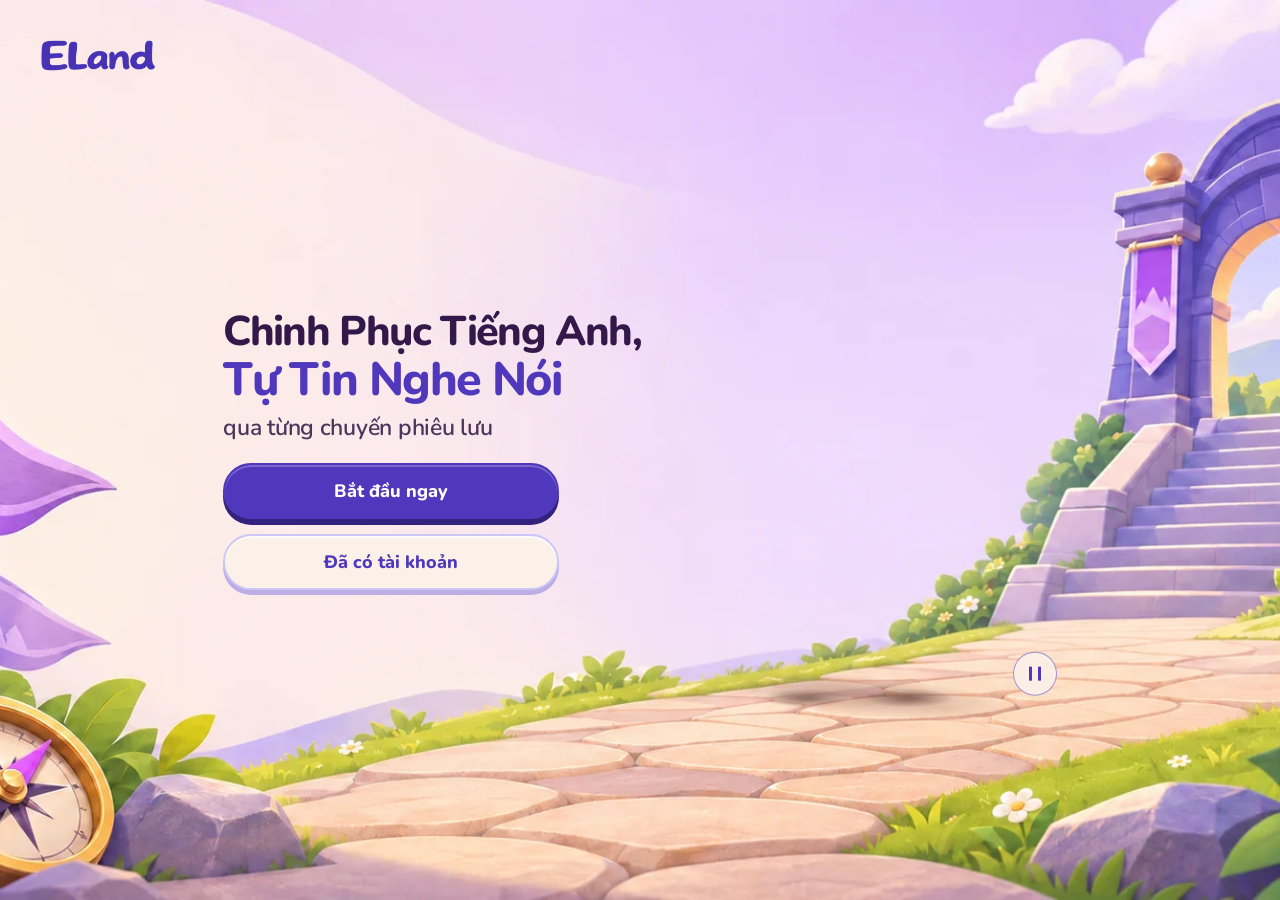
<file: index.html>
<!doctype html>
<html lang="vi">
<head>
<meta charset="utf-8">
<meta name="viewport" content="width=device-width, initial-scale=1">
<meta http-equiv="Content-Security-Policy" content="default-src 'none'; script-src 'unsafe-inline'; style-src 'unsafe-inline'; img-src 'self' data:; font-src 'self' data:; form-action 'none'; base-uri 'none'">
<title>ELand · Hành trình học tiếng Anh</title>
<style>
  body { margin: 0; }
  #eland-onboarding-desktop-1123 {
    display: grid;
    grid-template-rows: auto 1fr;
    min-height: 100vh;
    min-height: 100dvh;
  }
</style>
</head>
<body>
<style>
  @font-face{font-family:Nunito;font-style:normal;font-weight:600;font-display:swap;src:url('./assets/45f437de32ff5973eb5616b4.woff2') format('woff2');unicode-range:U+0000-00FF,U+0131,U+0152-0153,U+02BB-02BC,U+02C6,U+02DA,U+02DC,U+0304,U+0308,U+0329,U+2000-206F,U+20A0-20AB,U+20AD-20C0,U+2113,U+2C60-2C7F,U+A720-A7FF;}
  @font-face{font-family:Nunito;font-style:normal;font-weight:800;font-display:swap;src:url('./assets/2363d3ed037283ebb961e8c4.woff2') format('woff2');unicode-range:U+0000-00FF,U+0131,U+0152-0153,U+02BB-02BC,U+02C6,U+02DA,U+02DC,U+0304,U+0308,U+0329,U+2000-206F,U+20A0-20AB,U+20AD-20C0,U+2113,U+2C60-2C7F,U+A720-A7FF;}
  @font-face{font-family:Nunito;font-style:normal;font-weight:600;font-display:swap;src:url('./assets/cf95b95d712b0185f0e61550.woff2') format('woff2');unicode-range:U+0102-0103,U+0110-0111,U+0128-0129,U+0168-0169,U+01A0-01A1,U+01AF-01B0,U+0300-0301,U+0303-0304,U+0308-0309,U+0323,U+0329,U+1EA0-1EF9,U+20AB;}
  @font-face{font-family:Nunito;font-style:normal;font-weight:800;font-display:swap;src:url('./assets/fac6740eb7a0d5627c287a82.woff2') format('woff2');unicode-range:U+0102-0103,U+0110-0111,U+0128-0129,U+0168-0169,U+01A0-01A1,U+01AF-01B0,U+0300-0301,U+0303-0304,U+0308-0309,U+0323,U+0329,U+1EA0-1EF9,U+20AB;}
  #eland-onboarding-desktop-1123 {
    --eland-ink: #172047;
    --eland-muted: #566078;
    --eland-purple: #5a55e7;
    --eland-purple-deep: #4843c8;
    --eland-border: #dfe3ef;
    overflow: hidden;
    width: 100%;
    background: #f7f8fc;
    color: var(--eland-ink);
    font: 600 16px/1.5 Nunito, "Segoe UI", sans-serif;
  }
  #eland-onboarding-desktop-1123,
  #eland-onboarding-desktop-1123 * { box-sizing: border-box; }
  #eland-onboarding-desktop-1123 [hidden] { display: none !important; }
  #eland-onboarding-desktop-1123 :is(h1, p) { margin: 0; }
  #eland-onboarding-desktop-1123 :is(button, input) { font: inherit; }
  #eland-onboarding-desktop-1123 :is(button, input):focus-visible {
    outline: 3px solid var(--eland-purple);
    outline-offset: 3px;
  }
  #eland-onboarding-desktop-1123 .eland-header {
    display: flex;
    min-height: 76px;
    align-items: center;
    padding: 12px clamp(22px, 6vw, 70px);
    border-bottom: 1px solid #eaedf5;
    background: #fff;
  }
  #eland-onboarding-desktop-1123 .eland-logo { display: block; width: 115px; height: auto; }
  #eland-onboarding-desktop-1123 {
    --eland-welcome-purple: #5038bc;
    --eland-welcome-lavender: #eae4fa;
    --eland-welcome-cream: #fbf1e8;
    --eland-welcome-art: url('./assets/eland-welcome-adventure-scene.webp');
    --eland-welcome-align-y: .38;
    --eland-welcome-position-y: calc(100% * var(--eland-welcome-align-y));
    --eland-welcome-wolf-height: clamp(276px, 52svh, 490px);
    --eland-welcome-background: var(--eland-welcome-art) center var(--eland-welcome-position-y) / cover no-repeat var(--eland-welcome-cream);
  }
  #eland-onboarding-desktop-1123:has(> .eland-hero:not([hidden])) {
    position: relative;
    grid-template-rows: 1fr;
    background: var(--eland-welcome-background);
  }
  #eland-onboarding-desktop-1123:has(> .eland-hero:not([hidden])) > .eland-header {
    position: absolute;
    z-index: 1;
    inset: 0 0 auto;
    min-height: 0;
    border-bottom-color: transparent;
    background: transparent;
    padding: clamp(20px, 2.7vw, 44px) clamp(24px, 3.2vw, 64px);
  }
  #eland-onboarding-desktop-1123:has(> .eland-hero:not([hidden])) .eland-logo {
    width: clamp(114px, 8.8vw, 166px);
  }
  #eland-onboarding-desktop-1123 .eland-hero {
    display: grid;
    place-items: center;
    padding: clamp(24px, 4svh, 44px) clamp(26px, 5vw, 80px);
    background: var(--eland-welcome-background);
  }
  #eland-onboarding-desktop-1123:has(> .eland-hero:not([hidden])) > .eland-hero {
    background: transparent;
  }
  #eland-onboarding-desktop-1123 .eland-hero-layout {
    display: grid;
    grid-template-columns: minmax(0, max-content) minmax(0, max-content);
    align-items: center;
    gap: clamp(12px, 1.15vw, 22px);
    width: fit-content;
    max-width: 100%;
    color: #35184a;
  }
  #eland-onboarding-desktop-1123 .eland-hero-title {
    font-size: clamp(42px, 3.65vw, 60px);
    font-weight: 800;
    line-height: 1.08;
    letter-spacing: -.035em;
  }
  #eland-onboarding-desktop-1123 .eland-hero-title > span { display: block; }
  #eland-onboarding-desktop-1123 .eland-hero-title-lead { font-size: clamp(37px, 3.24vw, 53px); }
  #eland-onboarding-desktop-1123 .eland-hero-title-emphasis { color: var(--eland-welcome-purple); }
  #eland-onboarding-desktop-1123 .eland-hero-title-tail {
    margin-top: 9px;
    color: #4c355c;
    font-size: clamp(23px, 1.44vw, 28px);
    font-weight: 600;
    letter-spacing: -.012em;
    line-height: 1.24;
    text-wrap: balance;
  }
  #eland-onboarding-desktop-1123 .eland-hero-actions {
    display: grid;
    width: min(100%, 336px);
    gap: 15px;
    margin: 20px 0 0;
  }
  #eland-onboarding-desktop-1123 .eland-hero-actions .eland-button {
    --eland-button-depth: 6px;
    --eland-button-press: 0px;
    --eland-button-base: #34227f;
    --eland-button-sheen: #ffffff3d;
    min-height: 56px;
    border: 2px solid var(--eland-welcome-purple);
    border-radius: 999px;
    background: var(--eland-welcome-purple);
    color: #fff;
    transform: translateY(var(--eland-button-press));
    font-size: clamp(18px, 1.2vw, 22px);
  }
  #eland-onboarding-desktop-1123 .eland-hero .eland-hero-actions .eland-button {
    box-shadow:
      inset 0 2px 0 var(--eland-button-sheen),
      0 calc(var(--eland-button-depth) - var(--eland-button-press)) 0 var(--eland-button-base);
  }
  #eland-onboarding-desktop-1123 .eland-hero-actions .eland-button:hover { background: #4530a5; }
  #eland-onboarding-desktop-1123 .eland-hero-actions .eland-button.eland-secondary {
    --eland-button-depth: 5px;
    --eland-button-base: #bcade5;
    --eland-button-sheen: #ffffffc4;
    background: var(--eland-welcome-cream);
    color: var(--eland-welcome-purple);
  }
  #eland-onboarding-desktop-1123 .eland-hero-actions .eland-button.eland-secondary:hover {
    background: #f4ebfb;
  }
  #eland-onboarding-desktop-1123 .eland-hero-actions .eland-button:focus-visible {
    outline-color: var(--eland-welcome-purple);
    outline-offset: 5px;
  }
  #eland-onboarding-desktop-1123 .eland-hero-actions .eland-button:active {
    --eland-button-press: 4px;
  }
  @media (prefers-reduced-motion: no-preference) {
    #eland-onboarding-desktop-1123 .eland-hero-actions .eland-button {
      transition: transform 100ms ease-out, box-shadow 100ms ease-out, background-color 120ms ease-out;
    }
  }
  #eland-onboarding-desktop-1123 .eland-hero-art {
    --eland-scene-height: max(100dvh, 56.28vw);
    --eland-stone-contact: calc(var(--eland-scene-height) * .775 + (100dvh - var(--eland-scene-height)) * var(--eland-welcome-align-y));
    --eland-feet-at-rest: calc(50dvh + var(--eland-welcome-wolf-height) * .474);
    --eland-wolf-ground-shift: clamp(0px, calc(var(--eland-stone-contact) - var(--eland-feet-at-rest)), 54px);
    position: relative;
    isolation: isolate;
    display: grid;
    justify-items: start;
    translate: 0 var(--eland-wolf-ground-shift);
  }
  #eland-onboarding-desktop-1123 .eland-hero-art::before {
    position: absolute;
    z-index: -1;
    top: 95.8%;
    left: 52%;
    width: 71%;
    height: 8.4%;
    transform: translate(-50%, -35%) rotate(5deg);
    border-radius: 50%;
    background: radial-gradient(ellipse, #79514b63 7%, #79514b32 40%, transparent 73%);
    content: "";
  }
  #eland-onboarding-desktop-1123 .eland-hero-art::after {
    position: absolute;
    z-index: -1;
    inset: 0;
    background:
      radial-gradient(ellipse 11% 2.05% at 37.4% 97.5%, #62443d9c 16%, #62443d61 45%, transparent 100%),
      radial-gradient(ellipse 11% 2.05% at 63.2% 97.5%, #62443d9c 16%, #62443d61 45%, transparent 100%);
    content: "";
  }
  #eland-onboarding-desktop-1123 .eland-hero-art .eland-wolf {
    width: auto;
    max-width: 100%;
    height: var(--eland-welcome-wolf-height);
    max-height: none;
    aspect-ratio: 6 / 7;
    filter: drop-shadow(0 6px 8px #56374c26);
  }
  #eland-onboarding-desktop-1123 .eland-hero { position: relative; }
  #eland-onboarding-desktop-1123 .eland-hero-layout { position: relative; z-index: 1; }
  #eland-onboarding-desktop-1123 .eland-welcome-scene {
    position: absolute;
    inset: 0;
    container-type: size;
    overflow: hidden;
    pointer-events: none;
  }
  #eland-onboarding-desktop-1123 .eland-animation-board {
    --stone-x1: 70%;
    --stone-y1: 86%;
    --stone-x2: 79%;
    --stone-y2: 80%;
    --stone-x3: 87%;
    --stone-y3: 74%;
    --gate-x: 92%;
    --gate-y: 42%;
    position: absolute;
    left: 50%;
    top: var(--eland-welcome-position-y);
    width: 100%;
    height: 100%;
    width: max(100cqw, 177.683cqh);
    height: max(100cqh, 56.28cqw);
    transform: translate(-50%, calc(-1 * var(--eland-welcome-position-y)));
  }
  #eland-onboarding-desktop-1123 .eland-animation-board > * { position: absolute; opacity: 0; }
  #eland-onboarding-desktop-1123 .eland-motion-sprite img {
    display: block;
    width: 100%;
    height: 100%;
    object-fit: contain;
  }
  #eland-onboarding-desktop-1123 .eland-welcome-cloud {
    position: absolute;
    left: 100%;
    top: var(--cloud-y);
    width: var(--cloud-width);
    aspect-ratio: 3;
    opacity: 0;
  }
  #eland-onboarding-desktop-1123 .eland-cloud-one {
    --cloud-y: 10%;
    --cloud-width: clamp(116px, 15vw, 280px);
    --cloud-duration: 20.8s;
    --cloud-delay: .18s;
    --cloud-opacity: .63;
  }
  #eland-onboarding-desktop-1123 .eland-cloud-two {
    --cloud-y: 21%;
    --cloud-width: clamp(88px, 11vw, 204px);
    --cloud-duration: 17.8s;
    --cloud-delay: 3s;
    --cloud-opacity: .48;
  }
  #eland-onboarding-desktop-1123 .eland-welcome-cloud[data-fallback] {
    border-radius: 60% 45% 55% 45%;
    background: radial-gradient(ellipse at 48% 58%, #fff6e9 8%, #fff6e9a6 40%, transparent 72%);
  }
  #eland-onboarding-desktop-1123 .eland-cloud-glint {
    left: var(--gate-x);
    top: 22%;
    width: clamp(24px, 5cqw, 100px);
    aspect-ratio: 1.7;
    transform: translate(-50%, -50%) rotate(-25deg);
    background: radial-gradient(ellipse, #fff4c7d4, transparent 69%);
  }
  #eland-onboarding-desktop-1123 .eland-wolf-poses {
    position: absolute;
    inset: 0;
    isolation: isolate;
    pointer-events: none;
    filter: drop-shadow(0 6px 8px #56374c26);
  }
  #eland-onboarding-desktop-1123 .eland-wolf-pose {
    position: absolute;
    inset: 0;
    width: 100%;
    height: 100%;
    object-fit: contain;
    opacity: 0;
    /* Add the two pose weights inside the group so the scene cannot show through. */
    mix-blend-mode: plus-lighter;
  }
  #eland-onboarding-desktop-1123 .eland-wolf-greeting[data-posed] > .eland-wolf { opacity: 0; }
  #eland-onboarding-desktop-1123 .eland-motion-toggle {
    position: absolute;
    z-index: 2;
    right: 0;
    bottom: 3%;
    display: grid;
    width: 44px;
    height: 44px;
    place-items: center;
    padding: 0;
    border: 1px solid #5038bc82;
    border-radius: 50%;
    background: #fbf1e8ef;
    color: var(--eland-welcome-purple);
    cursor: pointer;
  }
  #eland-onboarding-desktop-1123 .eland-motion-toggle span {
    width: 12px;
    height: 14px;
    border-inline: 3px solid currentColor;
  }
  #eland-onboarding-desktop-1123 .eland-motion-toggle[data-paused] span {
    width: 13px;
    border: 0;
    background: currentColor;
    clip-path: polygon(16% 0, 100% 50%, 16% 100%);
  }
  #eland-onboarding-desktop-1123 .eland-hero[data-motion-paused] :is(.eland-welcome-cloud, .eland-cloud-glint) {
    animation-play-state: paused;
  }
  #eland-onboarding-desktop-1123 .eland-wolf-play {
    position: absolute;
    inset: 0;
    pointer-events: none;
  }
  #eland-onboarding-desktop-1123 .eland-wolf-play > * { position: absolute; opacity: 0; }
  #eland-onboarding-desktop-1123 .eland-welcome-butterfly {
    width: clamp(39px, 19%, 74px);
    aspect-ratio: 1;
  }
  #eland-onboarding-desktop-1123 .eland-welcome-butterfly[data-fallback]::before,
  #eland-onboarding-desktop-1123 .eland-welcome-butterfly[data-fallback]::after {
    position: absolute;
    inset: 17% 50% 9% 6%;
    border-radius: 80% 55% 62% 26%;
    background: radial-gradient(ellipse at 44% 26%, #ffd527 7%, #cda7f8 40%, #7040c1 81%);
    transform: rotate(-24deg);
    content: "";
  }
  #eland-onboarding-desktop-1123 .eland-welcome-butterfly[data-fallback]::after {
    inset: 10% 4% 19% 50%;
    transform: scaleX(-1) rotate(-24deg);
  }
  #eland-onboarding-desktop-1123 .eland-flight-card {
    display: flex;
    align-items: center;
    gap: .24em;
    padding: .22em .43em;
    border: 1px solid #d5b86e;
    border-radius: 5px;
    background: #fff2cd;
    color: #5038bc;
    box-shadow: 1px 3px 3px #44287939;
    font-size: clamp(12px, 1cqw, 16px);
    font-weight: 800;
    line-height: 1.15;
    letter-spacing: .035em;
    white-space: nowrap;
  }
  #eland-onboarding-desktop-1123 .eland-flight-card::before { color: #996008; content: "✦"; }
  #eland-onboarding-desktop-1123 .eland-step-light {
    left: var(--step-x);
    top: var(--step-y);
    width: clamp(26px, 6cqw, 108px);
    aspect-ratio: 3.6;
    transform: translate(-50%, -50%) rotate(-10deg);
    background: radial-gradient(ellipse, #fff8c7df 6%, #ffd527a6 38%, transparent 72%);
  }
  #eland-onboarding-desktop-1123 .eland-step-one { --step-x: var(--stone-x1); --step-y: var(--stone-y1); }
  #eland-onboarding-desktop-1123 .eland-step-two { --step-x: var(--stone-x2); --step-y: var(--stone-y2); }
  #eland-onboarding-desktop-1123 .eland-step-three { --step-x: var(--stone-x3); --step-y: var(--stone-y3); }
  #eland-onboarding-desktop-1123 .eland-path-spark {
    width: clamp(7px, .65cqw, 12px);
    aspect-ratio: 1;
    border-radius: 50%;
    background: #fff5b6;
    box-shadow: 0 0 10px 2px #ffd527ca;
    transform: translate(-50%, -50%);
  }
  #eland-onboarding-desktop-1123 .eland-gate-light {
    left: var(--gate-x);
    top: var(--gate-y);
    width: clamp(43px, 8cqw, 145px);
    aspect-ratio: .83;
    transform: translate(-50%, -50%);
    background: radial-gradient(ellipse, #fff7d9cf 4%, #ffe58a8a 33%, #dcc0f84d 52%, transparent 71%);
  }
  @media (prefers-reduced-motion: no-preference) {
    #eland-onboarding-desktop-1123 .eland-welcome-cloud {
      animation: eland-cloud-cross var(--cloud-duration) linear var(--cloud-delay) infinite both;
    }
    #eland-onboarding-desktop-1123 .eland-cloud-glint {
      animation: eland-gate-glint .88s ease-in-out 2.75s 1 both;
    }
  }
  @keyframes eland-cloud-cross {
    0% { opacity: 0; transform: translateX(4px); }
    7% { opacity: var(--cloud-opacity); }
    90% { opacity: var(--cloud-opacity); }
    100% { opacity: 0; transform: translateX(calc(-100vw - 100% - 4px)); }
  }
  @keyframes eland-gate-glint {
    0%, 100% { opacity: 0; }
    46% { opacity: .58; }
  }
  @media (max-height: 710px) {
    #eland-onboarding-desktop-1123 .eland-cloud-one { --cloud-y: 8%; }
    #eland-onboarding-desktop-1123 .eland-cloud-two { --cloud-y: 16%; }
  }
  #eland-onboarding-desktop-1123 .eland-wolf-greeting {
    --drop-entry-x: 115%;
    --drop-hi-x: 105%;
    --drop-there-x: 102%;
    --drop-brand-x: 110%;
    position: relative;
    display: grid;
    min-width: 0;
    max-width: 100%;
    margin: 0;
    padding: 0;
    appearance: none;
    border: 0;
    border-radius: 22px;
    background: transparent;
    cursor: pointer;
  }
  #eland-onboarding-desktop-1123 .eland-wolf-greeting:focus-visible {
    outline-color: var(--eland-welcome-purple);
  }
  #eland-onboarding-desktop-1123 .eland-wolf-greeting .eland-wolf { transform-origin: 50% 92%; }
  #eland-onboarding-desktop-1123 .eland-greeting-star {
    position: absolute;
    top: 15%;
    right: 4%;
    width: clamp(22px, 3vw, 39px);
    aspect-ratio: 1;
    background: radial-gradient(closest-side, #fff9d7, #ffd527);
    clip-path: polygon(50% 0, 61% 36%, 100% 50%, 61% 62%, 50% 100%, 38% 62%, 0 50%, 38% 36%);
    opacity: 0;
    pointer-events: none;
  }
  #eland-onboarding-desktop-1123 .eland-greeting-star[data-visible] { opacity: 1; }
  #eland-onboarding-desktop-1123 .eland-wolf {
    display: block;
    width: min(100%, 345px);
    max-height: 350px;
    object-fit: contain;
    filter: drop-shadow(0 13px 17px #6457a82c);
  }
  #eland-onboarding-desktop-1123 .eland-button {
    display: inline-flex;
    min-height: 48px;
    align-items: center;
    justify-content: center;
    border: 1px solid transparent;
    border-radius: 14px;
    padding: 10px 18px;
    background: var(--eland-purple);
    color: #fff;
    box-shadow: 0 3px 0 var(--eland-purple-deep);
    font-weight: 800;
    line-height: 1.35;
    text-align: center;
  }
  #eland-onboarding-desktop-1123 .eland-button:hover { background: var(--eland-purple-deep); }
  #eland-onboarding-desktop-1123 .eland-button.eland-secondary {
    border-color: #cbc8f8;
    background: #fff;
    color: var(--eland-purple-deep);
    box-shadow: 0 2px 0 #dedbf8;
  }
  #eland-onboarding-desktop-1123 .eland-button.eland-secondary:hover { background: #eeedff; }
  #eland-onboarding-desktop-1123 .eland-link {
    min-height: 44px;
    padding: 4px 5px;
    border: 0;
    background: transparent;
    color: var(--eland-purple-deep);
    font-weight: 800;
    text-underline-offset: 3px;
  }
  #eland-onboarding-desktop-1123 .eland-link:hover { text-decoration: underline; }
  #eland-onboarding-desktop-1123 .eland-header .eland-route-switch {
    flex: 0 0 auto;
    margin-left: auto;
    padding-inline: 12px;
    border-radius: 12px;
    color: #62558a;
    font-size: 14px;
  }
  #eland-onboarding-desktop-1123 .eland-header .eland-route-switch:hover { background: #f2f0ff; }
  #eland-onboarding-desktop-1123 .eland-content {
    display: grid;
    min-height: 510px;
    place-items: center;
    padding: 38px clamp(17px, 5vw, 56px);
  }
  #eland-onboarding-desktop-1123 .eland-survey {
    --eland-purple: #5038bc;
    --eland-purple-deep: #4632a1;
    display: grid;
    place-items: start center;
    padding: clamp(18px, 4.8svh, 46px) clamp(16px, 5vw, 44px) 34px;
    background: linear-gradient(180deg, #faf8ff 3%, #f1ebfc 100%);
  }
  #eland-onboarding-desktop-1123 .eland-survey-layout {
    display: grid;
    grid-template-columns: minmax(0, 1fr);
    width: min(100%, 548px);
    gap: clamp(14px, 2.2svh, 22px);
  }
  #eland-onboarding-desktop-1123 .eland-survey-art {
    position: relative;
    isolation: isolate;
    display: grid;
    place-items: center;
    justify-self: center;
    width: clamp(78px, 11svh, 90px);
  }
  #eland-onboarding-desktop-1123 .eland-survey-art::before {
    position: absolute;
    z-index: -1;
    inset: 19% -9% 0;
    border-radius: 50%;
    background: radial-gradient(ellipse, #eae4fa 26%, #eae4fa00 73%);
    content: "";
  }
  #eland-onboarding-desktop-1123 .eland-survey-art .eland-wolf {
    width: 100%;
    height: auto;
  }
  #eland-onboarding-desktop-1123 .eland-panel {
    width: min(100%, 630px);
    border: 1px solid var(--eland-border);
    border-radius: 24px;
    padding: clamp(20px, 4vw, 34px);
    background: #fff;
    box-shadow: 0 10px 32px #1720470a;
  }
  #eland-onboarding-desktop-1123 .eland-panel h1 {
    font-size: clamp(26px, 4vw, 36px);
    font-weight: 800;
    line-height: 1.18;
    letter-spacing: -.028em;
    text-wrap: pretty;
  }
  #eland-onboarding-desktop-1123 .eland-panel .eland-muted {
    margin-top: 8px;
    color: var(--eland-muted);
  }
  #eland-onboarding-desktop-1123 .eland-survey .eland-panel {
    width: 100%;
    padding: 0;
    border: 0;
    background: transparent;
    box-shadow: none;
  }
  #eland-onboarding-desktop-1123 .eland-survey .eland-panel h1 {
    font-size: clamp(19px, 4.6vw, 32px);
    text-align: center;
    text-wrap: balance;
  }
  #eland-onboarding-desktop-1123 .eland-survey-top {
    display: grid;
    grid-template-columns: 44px minmax(0, 1fr) 44px;
    align-items: center;
  }
  #eland-onboarding-desktop-1123 .eland-survey-back {
    display: grid;
    place-items: center;
    width: 44px;
    height: 44px;
    padding: 0;
    border: 1px solid #ded4f3;
    border-radius: 12px;
    background: #fff;
    color: var(--eland-purple);
    font-size: 22px;
    font-weight: 800;
    line-height: 1;
    cursor: pointer;
  }
  #eland-onboarding-desktop-1123 .eland-progress {
    display: block;
    width: 100%;
    height: 8px;
    margin-top: 10px;
    appearance: none;
    border: 0;
    border-radius: 999px;
    overflow: hidden;
    background: #eae4fa;
  }
  #eland-onboarding-desktop-1123 .eland-progress::-webkit-progress-bar { background: #eae4fa; }
  #eland-onboarding-desktop-1123 .eland-progress::-webkit-progress-value {
    border-radius: 999px;
    background: var(--eland-purple);
  }
  #eland-onboarding-desktop-1123 .eland-progress::-moz-progress-bar {
    border-radius: 999px;
    background: var(--eland-purple);
  }
  #eland-onboarding-desktop-1123 .eland-answers {
    display: grid;
    grid-template-columns: minmax(0, 1fr);
    gap: clamp(8px, 1.2svh, 11px);
    margin-top: clamp(16px, 2.4svh, 22px);
  }
  #eland-onboarding-desktop-1123 .eland-answer {
    display: grid;
    grid-template-columns: auto minmax(0, 1fr);
    align-items: center;
    gap: 12px;
    min-height: clamp(50px, 7svh, 62px);
    padding: 8px 14px;
    border: 1px solid #d9d2ef;
    border-radius: 14px;
    background: #fff;
    color: var(--eland-ink);
    box-shadow: 0 2px 0 #e5def4;
    font-weight: 800;
    line-height: 1.35;
    text-align: left;
    cursor: pointer;
  }
  #eland-onboarding-desktop-1123 .eland-answer-icon {
    display: block;
    width: var(--eland-card-art-width, 60px);
    aspect-ratio: 5 / 4;
    flex: none;
    border-radius: 10px;
    background: #f3edff url('./assets/eland-survey-wolf-cards-v4.webp') no-repeat;
    background-size: 400% 300%;
    background-position: var(--eland-card-x, 0%) var(--eland-card-y, 0%);
  }
  #eland-onboarding-desktop-1123 .eland-answer[data-answer="1"] { --eland-card-x: 33.333333%; }
  #eland-onboarding-desktop-1123 .eland-answer[data-answer="2"] { --eland-card-x: 66.666667%; }
  #eland-onboarding-desktop-1123 .eland-answer[data-answer="3"] { --eland-card-x: 100%; }
  #eland-onboarding-desktop-1123 [data-pane="survey-2"] { --eland-card-y: 50%; }
  #eland-onboarding-desktop-1123 [data-pane="survey-3"] { --eland-card-y: 100%; }
  @media (max-width: 359px) {
    #eland-onboarding-desktop-1123 .eland-survey-top {
      grid-template-columns: 44px minmax(0, 1fr);
    }
    #eland-onboarding-desktop-1123 .eland-survey .eland-panel h1 {
      padding-inline: 4px 14px;
      font-size: 17px;
    }
    #eland-onboarding-desktop-1123 .eland-answer { --eland-card-art-width: 55px; padding-block: 4px; }
  }
  @media (hover: hover) {
    #eland-onboarding-desktop-1123 .eland-survey-back:hover,
    #eland-onboarding-desktop-1123 .eland-answer:hover {
      border-color: #b4a5e1;
      background: #f5f1ff;
    }
  }
  #eland-onboarding-desktop-1123 .eland-answer[aria-pressed="true"] {
    border-color: var(--eland-purple);
    background: #eae4fa;
    color: var(--eland-purple-deep);
    box-shadow: 0 0 0 1px var(--eland-purple);
  }
  @media (min-width: 360px) and (max-width: 519px) and (min-height: 700px) {
    #eland-onboarding-desktop-1123 .eland-survey .eland-panel h1 { font-size: 21px; }
    #eland-onboarding-desktop-1123 .eland-answer {
      min-height: 68px;
      font-size: 17px;
    }
    #eland-onboarding-desktop-1123 .eland-answer { --eland-card-art-width: 70px; }
    #eland-onboarding-desktop-1123 .eland-survey-art { width: 104px; }
  }
  @media (min-width: 900px) {
    #eland-onboarding-desktop-1123 .eland-survey {
      place-items: stretch center;
      padding: 0 32px;
      background:
        radial-gradient(ellipse at 12% 16%, #eee4fc 0%, transparent 54%),
        radial-gradient(ellipse at 94% 88%, #e5d7fa 0%, transparent 50%),
        #ede5fa;
    }
    #eland-onboarding-desktop-1123 .eland-survey-layout {
      width: min(100%, 1088px);
      align-content: start;
      justify-items: center;
      gap: clamp(24px, 3.7svh, 34px);
      padding: clamp(30px, 5.9svh, 56px) 34px 42px;
      border-inline: 1px solid #e7dff4;
      background: linear-gradient(180deg, #fff 0%, #fdfaff 100%);
    }
    #eland-onboarding-desktop-1123 .eland-survey-layout > :first-child {
      width: min(100%, 624px);
    }
    #eland-onboarding-desktop-1123 .eland-survey .eland-panel h1 {
      font-size: clamp(32px, 2vw, 38px);
    }
    #eland-onboarding-desktop-1123 .eland-survey-top {
      grid-template-columns: 48px minmax(0, 1fr) 48px;
    }
    #eland-onboarding-desktop-1123 .eland-survey-back {
      width: 48px;
      height: 48px;
    }
    #eland-onboarding-desktop-1123 .eland-progress {
      height: 10px;
      margin-top: 15px;
    }
    #eland-onboarding-desktop-1123 .eland-answers {
      gap: 14px;
      margin-top: 26px;
    }
    #eland-onboarding-desktop-1123 .eland-answer {
      min-height: 80px;
      gap: 19px;
      padding: 11px 20px;
      border-radius: 16px;
      font-size: 20px;
    }
    #eland-onboarding-desktop-1123 .eland-answer { --eland-card-art-width: 80px; }
    #eland-onboarding-desktop-1123 .eland-survey-art {
      width: clamp(108px, 14svh, 124px);
    }
  }
  #eland-onboarding-desktop-1123 .eland-form {
    display: grid;
    gap: 14px;
    margin-top: 20px;
  }
  #eland-onboarding-desktop-1123 .eland-field {
    display: grid;
    gap: 6px;
    font-size: 15px;
    font-weight: 800;
  }
  #eland-onboarding-desktop-1123 .eland-field input {
    width: 100%;
    min-height: 46px;
    padding: 10px 12px;
    border: 1px solid #d5dae9;
    border-radius: 11px;
    background: #fff;
    color: var(--eland-ink);
    font-weight: 600;
  }
  #eland-onboarding-desktop-1123:has(> .eland-auth-stage:not([hidden])) {
    position: relative;
    grid-template-rows: 1fr;
  }
  #eland-onboarding-desktop-1123:has(> .eland-auth-stage:not([hidden])) > .eland-header {
    position: absolute;
    z-index: 3;
    inset: 0 0 auto;
    min-height: 0;
    padding: 15px clamp(16px, 4vw, 54px);
    border: 0;
    background: transparent;
    pointer-events: none;
  }
  #eland-onboarding-desktop-1123:has(> .eland-auth-stage:not([hidden])) > .eland-header button {
    pointer-events: auto;
  }
  #eland-onboarding-desktop-1123 .eland-auth-stage {
    position: relative;
    isolation: isolate;
    display: grid;
    min-height: 100vh;
    min-height: 100dvh;
    place-items: center;
    padding: clamp(78px, 10svh, 104px) clamp(16px, 5vw, 56px);
    background: radial-gradient(ellipse at 48% 40%, #f7f2fe 0%, #eae4fa 79%);
  }
  #eland-onboarding-desktop-1123 .eland-auth-stage::before {
    position: absolute;
    z-index: -1;
    inset: 0;
    background-image:
      url('./assets/eland-welcome-cloud.webp'),
      url('./assets/eland-welcome-cloud.webp'),
      url('./assets/eland-welcome-cloud.webp');
    background-position: -34px 20%, right -42px top 45%, left 9% bottom 6%;
    background-size: clamp(185px, 22vw, 370px) auto, clamp(155px, 20vw, 320px) auto, clamp(160px, 18vw, 290px) auto;
    background-repeat: no-repeat;
    opacity: .64;
    pointer-events: none;
    content: "";
  }
  #eland-onboarding-desktop-1123 .eland-auth-layout {
    position: relative;
    width: min(100%, 560px);
  }
  #eland-onboarding-desktop-1123 .eland-auth-back {
    position: absolute;
    top: 0;
    left: 0;
    display: inline-flex;
    align-items: center;
    gap: 7px;
    min-height: 44px;
    transform: translateY(calc(-100% - 8px));
  }
  #eland-onboarding-desktop-1123 .eland-auth-card {
    position: relative;
    padding: 29px 42px 27px;
    border: 1px solid #e2d7f1;
    border-radius: 24px;
    background: #fff;
    box-shadow: 0 18px 48px #34225a12;
  }
  #eland-onboarding-desktop-1123 .eland-login-peek {
    position: absolute;
    z-index: 1;
    top: 12px;
    left: 50%;
    width: 96px;
    height: auto;
    transform: translate(-50%, -100%);
    pointer-events: none;
  }
  #eland-onboarding-desktop-1123 .eland-auth-card h1 {
    font-size: clamp(27px, 2.4vw, 35px);
    font-weight: 800;
    line-height: 1.18;
    letter-spacing: -.026em;
    text-align: center;
    text-wrap: balance;
  }
  #eland-onboarding-desktop-1123 .eland-auth-card .eland-field { font-size: 16px; }
  #eland-onboarding-desktop-1123 .eland-auth-card input { min-height: 52px; }
  #eland-onboarding-desktop-1123 .eland-auth-card [type="submit"] {
    min-height: 50px;
    background: var(--eland-welcome-purple);
    box-shadow: 0 3px 0 #402a9c;
    font-size: 17px;
    cursor: pointer;
  }
  #eland-onboarding-desktop-1123 .eland-auth-card [type="submit"]:hover { background: #402a9c; }
  #eland-onboarding-desktop-1123 .eland-login-password-head {
    display: flex;
    flex-wrap: wrap;
    align-items: center;
    justify-content: space-between;
    column-gap: 10px;
  }
  #eland-onboarding-desktop-1123 .eland-forgot-password {
    display: inline-flex;
    align-items: center;
    min-height: 34px;
    padding-inline: 2px;
    color: var(--eland-welcome-purple);
    font-size: 14px;
    text-underline-offset: 3px;
  }
  #eland-onboarding-desktop-1123 .eland-forgot-password:focus-visible {
    border-radius: 3px;
    outline: 2px solid var(--eland-welcome-purple);
    outline-offset: 2px;
  }
  #eland-onboarding-desktop-1123 .eland-login-signup {
    display: flex;
    justify-content: center;
    margin-top: 18px;
    padding-top: 15px;
    border-top: 1px solid #ece5f4;
  }
  #eland-onboarding-desktop-1123 .eland-login-signup .eland-login-create {
    min-height: 44px;
    padding: 7px 16px;
    border-color: #b9a8df;
    border-radius: 11px;
    background: #f8f4fe;
    color: var(--eland-welcome-purple);
    box-shadow: none;
    font-size: 15px;
    cursor: pointer;
  }
  #eland-onboarding-desktop-1123 .eland-login-signup .eland-login-create:hover { background: #eae4fa; }
  @media (max-width: 719px) {
    #eland-onboarding-desktop-1123:has(> .eland-auth-stage:not([hidden])) > .eland-header {
      padding: 12px 16px;
    }
    #eland-onboarding-desktop-1123:has(> .eland-auth-stage:not([hidden])) .eland-logo { width: 91px; }
    #eland-onboarding-desktop-1123 .eland-auth-stage { padding: 64px 16px; }
    #eland-onboarding-desktop-1123 .eland-auth-stage::before {
      background-position: -56px 15%, right -53px top 44%, left -68px bottom 4%;
      background-size: 187px auto, 164px auto, 185px auto;
      opacity: .53;
    }
    #eland-onboarding-desktop-1123 .eland-auth-layout { width: min(100%, 465px); }
    #eland-onboarding-desktop-1123 .eland-auth-back { transform: translateY(calc(-100% - 4px)); }
    #eland-onboarding-desktop-1123 .eland-auth-card { padding: 24px 16px 19px; border-radius: 20px; }
    #eland-onboarding-desktop-1123 .eland-auth-card h1 { font-size: 26px; }
    #eland-onboarding-desktop-1123 .eland-auth-card .eland-form { gap: 11px; margin-top: 14px; }
    #eland-onboarding-desktop-1123 .eland-auth-card .eland-field { font-size: 15px; }
    #eland-onboarding-desktop-1123 .eland-auth-card input { min-height: 46px; }
    #eland-onboarding-desktop-1123 .eland-auth-card [type="submit"] { min-height: 48px; font-size: 16px; }
    #eland-onboarding-desktop-1123 .eland-login-signup { margin-top: 15px; padding-top: 12px; }
    #eland-onboarding-desktop-1123 .eland-login-peek { top: 9px; width: 74px; }
  }
  @media (max-width: 719px) and (max-height: 630px) {
    #eland-onboarding-desktop-1123 .eland-auth-stage { padding-block: 89px 32px; }
  }
  #eland-onboarding-desktop-1123 .eland-success {
    width: min(calc(100% - 32px), 420px);
    color: var(--eland-ink);
    box-shadow: 0 20px 64px #17204738;
    text-align: center;
  }
  #eland-onboarding-desktop-1123 .eland-success::backdrop {
    background: rgb(23 32 71 / .42);
    backdrop-filter: blur(2px);
  }
  #eland-onboarding-desktop-1123 .eland-success h2 {
    margin: 0;
    font-size: clamp(23px, 3.6vw, 30px);
    font-weight: 800;
    line-height: 1.18;
  }
  #eland-onboarding-desktop-1123 .eland-success .eland-check {
    display: grid;
    width: 64px;
    height: 64px;
    place-items: center;
    margin: 0 auto 18px;
    border-radius: 50%;
    background: #e7f7ef;
    color: #16805f;
    font-size: 31px;
    font-weight: 800;
  }
  #eland-onboarding-desktop-1123 .eland-success .eland-button { margin-top: 22px; }
  #eland-onboarding-desktop-1123 .eland-map {
    display: grid;
    grid-template-rows: auto 1fr;
    background: #241d4b;
  }
  #eland-onboarding-desktop-1123 .eland-map-head {
    display: flex;
    flex-wrap: wrap;
    align-items: center;
    justify-content: space-between;
    gap: 6px 18px;
    padding: 14px clamp(18px, 5vw, 56px);
    background: #f7f5ff;
  }
  #eland-onboarding-desktop-1123 .eland-map-head h1 {
    font-size: clamp(22px, 3vw, 32px);
    line-height: 1.2;
  }
  #eland-onboarding-desktop-1123 .eland-map-image {
    display: block;
    width: 100%;
    height: auto;
  }
  @media (min-aspect-ratio: 2/1) {
    #eland-onboarding-desktop-1123 {
      --eland-welcome-align-y: .62;
    }
  }
  @media (max-width: 780px), (max-aspect-ratio: 5/4) {
    #eland-onboarding-desktop-1123 {
      --eland-welcome-wolf-height: clamp(172px, min(61vw, 30svh), 285px);
      --eland-welcome-mobile-top: clamp(66px, 10svh, 92px);
      --eland-welcome-mobile-floor: calc(var(--eland-welcome-mobile-top) + var(--eland-welcome-wolf-height));
      --eland-welcome-mobile-scene-width: max(100vw, 680px, calc((var(--eland-welcome-mobile-floor) + 1px) / .442));
      --eland-welcome-mobile-scene-y: calc(var(--eland-welcome-mobile-floor) - var(--eland-welcome-mobile-scene-width) * .442);
      --eland-welcome-background:
        linear-gradient(180deg, #fbf1e800 calc(var(--eland-welcome-mobile-floor) - 26px),
          #fbf1e850 calc(var(--eland-welcome-mobile-floor) + 2px), var(--eland-welcome-cream) calc(var(--eland-welcome-mobile-floor) + 26px)),
        var(--eland-welcome-art) 72% var(--eland-welcome-mobile-scene-y) / var(--eland-welcome-mobile-scene-width) auto no-repeat,
        var(--eland-welcome-cream);
    }
    #eland-onboarding-desktop-1123:has(> .eland-hero:not([hidden])) > .eland-header {
      padding: 14px 22px;
    }
    #eland-onboarding-desktop-1123:has(> .eland-hero:not([hidden])) .eland-logo {
      width: clamp(98px, 24vw, 126px);
    }
    #eland-onboarding-desktop-1123 .eland-hero {
      place-items: start center;
      padding: var(--eland-welcome-mobile-top) 22px 28px;
    }
    #eland-onboarding-desktop-1123 .eland-animation-board {
      --stone-x1: 70%;
      --stone-y1: 84%;
      --stone-x2: 77%;
      --stone-y2: 77%;
      --stone-x3: 83%;
      --stone-y3: 70%;
      --gate-x: 86%;
      --gate-y: 52%;
      left: 72%;
      top: var(--eland-welcome-mobile-scene-y);
      width: var(--eland-welcome-mobile-scene-width);
      height: auto;
      aspect-ratio: 1672 / 941;
      transform: translateX(-72%);
    }
    #eland-onboarding-desktop-1123 .eland-wolf-greeting { --drop-entry-x: 109%; --drop-brand-x: 105%; }
    #eland-onboarding-desktop-1123 .eland-cloud-one { --cloud-y: 7%; }
    #eland-onboarding-desktop-1123 .eland-cloud-two { --cloud-y: 19%; }
    #eland-onboarding-desktop-1123 .eland-hero-layout {
      grid-template-columns: minmax(0, 1fr);
      width: min(100%, 430px);
      gap: 20px;
      text-align: center;
    }
    #eland-onboarding-desktop-1123 .eland-hero-art {
      grid-row: 1;
      justify-items: center;
      --eland-wolf-ground-shift: 0px;
    }
    #eland-onboarding-desktop-1123 .eland-hero-title { font-size: clamp(32px, 9.4vw, 48px); }
    #eland-onboarding-desktop-1123 .eland-hero-title-lead { font-size: clamp(26px, 8.25vw, 42px); }
    #eland-onboarding-desktop-1123 .eland-hero-title-tail {
      font-size: clamp(18px, 4.8vw, 20px);
    }
    #eland-onboarding-desktop-1123 .eland-hero-actions {
      width: min(100%, 334px);
      margin: 20px auto 0;
    }
    #eland-onboarding-desktop-1123 .eland-hero-actions .eland-button {
      min-height: 50px;
      font-size: 18px;
    }
  }
  @media (max-width: 690px) {
    #eland-onboarding-desktop-1123 .eland-wolf { max-height: 220px; }
  }
</style>

<main id="eland-onboarding-desktop-1123" aria-label="ELand">
  <header class="eland-header">
    <img class="eland-logo" src="./assets/4ce346ba2079b6504a12aef6.webp" alt="ELand" width="115" height="39">
    <button type="button" class="eland-link eland-route-switch" data-route-switch hidden>Về trang đầu</button>
  </header>

  <section class="eland-hero" data-pane="welcome" data-motion-paused aria-labelledby="eland-desktop-welcome">
    <div class="eland-welcome-scene" aria-hidden="true">
      <div class="eland-motion-sprite eland-welcome-cloud eland-cloud-one">
        <img src="./assets/eland-welcome-cloud.webp" alt="" decoding="async">
      </div>
      <div class="eland-motion-sprite eland-welcome-cloud eland-cloud-two">
        <img src="./assets/eland-welcome-cloud.webp" alt="" decoding="async">
      </div>
      <div class="eland-animation-board" data-welcome-scene>
        <div class="eland-cloud-glint"></div>
        <div class="eland-step-light eland-step-one" data-guide-step></div>
        <div class="eland-step-light eland-step-two" data-guide-step></div>
        <div class="eland-step-light eland-step-three" data-guide-step></div>
        <div class="eland-path-spark"></div>
        <div class="eland-gate-light"></div>
      </div>
    </div>
    <div class="eland-hero-layout">
      <div>
        <h1 class="eland-hero-title" id="eland-desktop-welcome"><span class="eland-hero-title-lead">Chinh Phục Tiếng Anh,</span> <span class="eland-hero-title-emphasis">Tự Tin Nghe Nói</span> <span class="eland-hero-title-tail">qua từng chuyến phiêu lưu</span></h1>
        <div class="eland-hero-actions">
          <button type="button" class="eland-button" data-show="survey-1" data-focus>Bắt đầu ngay</button>
          <button type="button" class="eland-button eland-secondary" data-show="login">Đã có tài khoản</button>
        </div>
      </div>
      <div class="eland-hero-art">
        <button type="button" class="eland-wolf-greeting" data-welcome-greeting aria-label="Chào Sói Nhỏ">
          <img class="eland-wolf" src="./assets/eland-welcome-wolf-playing.webp" alt="" width="360" height="420">
          <span class="eland-wolf-poses" aria-hidden="true"></span>
          <span class="eland-wolf-play" aria-hidden="true">
            <span class="eland-motion-sprite eland-welcome-butterfly">
              <img src="./assets/eland-welcome-butterfly.webp" alt="" decoding="async">
            </span>
            <span class="eland-flight-card">HI</span>
            <span class="eland-flight-card">THERE!</span>
            <span class="eland-flight-card">A WARM</span>
            <span class="eland-flight-card">WELCOME</span>
            <span class="eland-flight-card">TO</span>
            <span class="eland-flight-card">ELand!</span>
          </span>
          <span class="eland-greeting-star" aria-hidden="true"></span>
        </button>
        <button type="button" class="eland-motion-toggle" data-welcome-motion-toggle aria-label="Tạm dừng chuyển động" hidden>
          <span aria-hidden="true"></span>
        </button>
      </div>
    </div>
  </section>

  <div class="eland-survey" hidden>
    <div class="eland-survey-layout">
      <div>
        <section data-pane="survey-1" hidden aria-labelledby="eland-desktop-q1">
          <div class="eland-panel">
            <div class="eland-survey-top">
              <button type="button" class="eland-survey-back" data-back="welcome" aria-label="Quay lại màn chào"><span aria-hidden="true">←</span></button>
              <h1 id="eland-desktop-q1">Bé đang học lớp mấy nhỉ?</h1>
            </div>
            <progress class="eland-progress" value="1" max="3" aria-label="Tiến độ khảo sát" aria-valuetext="Câu 1 trên 3"></progress>
            <div class="eland-answers">
              <button type="button" class="eland-answer" data-answer="0" aria-pressed="false" data-focus><span class="eland-answer-icon" aria-hidden="true"></span><span>Lớp 1–3</span></button>
              <button type="button" class="eland-answer" data-answer="1" aria-pressed="false"><span class="eland-answer-icon" aria-hidden="true"></span><span>Lớp 4–5</span></button>
              <button type="button" class="eland-answer" data-answer="2" aria-pressed="false"><span class="eland-answer-icon" aria-hidden="true"></span><span>Lớp 6–7</span></button>
              <button type="button" class="eland-answer" data-answer="3" aria-pressed="false"><span class="eland-answer-icon" aria-hidden="true"></span><span>Lớp 8–9</span></button>
            </div>
          </div>
        </section>

        <section data-pane="survey-2" hidden aria-labelledby="eland-desktop-q2">
          <div class="eland-panel">
            <div class="eland-survey-top">
              <button type="button" class="eland-survey-back" data-back="survey-1" aria-label="Quay lại câu 1"><span aria-hidden="true">←</span></button>
              <h1 id="eland-desktop-q2">Bé muốn giỏi gì hơn nhỉ?</h1>
            </div>
            <progress class="eland-progress" value="2" max="3" aria-label="Tiến độ khảo sát" aria-valuetext="Câu 2 trên 3"></progress>
            <div class="eland-answers">
              <button type="button" class="eland-answer" data-answer="0" aria-pressed="false" data-focus><span class="eland-answer-icon" aria-hidden="true"></span><span>Nghe hiểu</span></button>
              <button type="button" class="eland-answer" data-answer="1" aria-pressed="false"><span class="eland-answer-icon" aria-hidden="true"></span><span>Nói tự tin</span></button>
              <button type="button" class="eland-answer" data-answer="2" aria-pressed="false"><span class="eland-answer-icon" aria-hidden="true"></span><span>Nhớ nhiều từ</span></button>
              <button type="button" class="eland-answer" data-answer="3" aria-pressed="false"><span class="eland-answer-icon" aria-hidden="true"></span><span>Chuẩn bị cho bài kiểm tra</span></button>
            </div>
          </div>
        </section>

        <section data-pane="survey-3" hidden aria-labelledby="eland-desktop-q3">
          <div class="eland-panel">
            <div class="eland-survey-top">
              <button type="button" class="eland-survey-back" data-back="survey-2" aria-label="Quay lại câu 2"><span aria-hidden="true">←</span></button>
              <h1 id="eland-desktop-q3">Bé học bao lâu mỗi ngày?</h1>
            </div>
            <progress class="eland-progress" value="3" max="3" aria-label="Tiến độ khảo sát" aria-valuetext="Câu 3 trên 3"></progress>
            <div class="eland-answers">
              <button type="button" class="eland-answer" data-answer="0" aria-pressed="false" data-focus><span class="eland-answer-icon" aria-hidden="true"></span><span>Khoảng 10 phút</span></button>
              <button type="button" class="eland-answer" data-answer="1" aria-pressed="false"><span class="eland-answer-icon" aria-hidden="true"></span><span>Khoảng 20 phút</span></button>
              <button type="button" class="eland-answer" data-answer="2" aria-pressed="false"><span class="eland-answer-icon" aria-hidden="true"></span><span>30 phút trở lên</span></button>
              <button type="button" class="eland-answer" data-answer="3" aria-pressed="false"><span class="eland-answer-icon" aria-hidden="true"></span><span>Tùy ngày</span></button>
            </div>
          </div>
        </section>
      </div>
      <div class="eland-survey-art" aria-hidden="true">
        <img class="eland-wolf" src="./assets/eland-welcome-pose-07.webp" alt="" width="760" height="900">
      </div>
    </div>
  </div>

  <section class="eland-auth-stage" data-pane="login" hidden aria-labelledby="eland-desktop-login">
    <div class="eland-auth-layout">
      <button type="button" class="eland-link eland-auth-back" data-back="welcome" aria-label="Quay lại màn chọn cách vào"><span aria-hidden="true">←</span> Quay lại</button>
      <div class="eland-auth-card">
        <img class="eland-login-peek" src="./assets/eland-login-wolf-peek.webp" alt="" aria-hidden="true" width="237" height="250" loading="lazy">
        <h1 id="eland-desktop-login">Đăng nhập</h1>
        <form class="eland-form" method="dialog" autocomplete="off" data-form="login">
          <label class="eland-field">Số điện thoại hoặc tên đăng nhập
            <input type="text" required minlength="3" maxlength="60" data-account data-focus>
          </label>
          <div class="eland-field">
            <div class="eland-login-password-head">
              <label for="eland-login-password">Mật khẩu</label>
              <a class="eland-forgot-password" href="https://eland.edu.vn/forgot-password" target="_blank" rel="noopener">Quên mật khẩu?</a>
            </div>
            <input id="eland-login-password" type="password" placeholder="Ít nhất 8 ký tự" autocomplete="new-password" required minlength="8" maxlength="80" data-password>
          </div>
          <button class="eland-button" type="submit">Đăng nhập</button>
        </form>
        <div class="eland-login-signup">
          <button type="button" class="eland-button eland-secondary eland-login-create" data-show="signup">Tạo tài khoản mới</button>
        </div>
      </div>
    </div>
  </section>

  <section class="eland-auth-stage" data-pane="signup" hidden aria-labelledby="eland-desktop-signup">
    <div class="eland-auth-layout">
      <button type="button" class="eland-link eland-auth-back" data-back="login" data-signup-back>Quay lại đăng nhập</button>
      <div class="eland-auth-card">
        <h1 id="eland-desktop-signup">Tạo tài khoản phụ huynh</h1>
        <form class="eland-form" method="dialog" autocomplete="off" data-form="signup">
          <label class="eland-field">Số điện thoại
            <input type="tel" inputmode="numeric" placeholder="Nhập 10 chữ số" required pattern="0[0-9]{9}" maxlength="10" title="Nhập 10 chữ số, bắt đầu bằng 0" data-account data-focus>
          </label>
          <label class="eland-field">Mật khẩu
            <input type="password" placeholder="Ít nhất 8 ký tự" autocomplete="new-password" required minlength="8" maxlength="80" data-password>
          </label>
          <label class="eland-field">Nhập lại mật khẩu
            <input type="password" autocomplete="new-password" required minlength="8" maxlength="80" data-confirm>
          </label>
          <button class="eland-button" type="submit">Đăng ký</button>
        </form>
      </div>
    </div>
  </section>

  <dialog class="eland-panel eland-success" id="eland-signup-success-dialog" aria-labelledby="eland-desktop-success">
    <div class="eland-check" aria-hidden="true">✓</div>
    <h2 id="eland-desktop-success">Đăng ký thành công</h2>
    <button type="button" class="eland-button" data-success-continue>Vào học ngay</button>
  </dialog>

  <section class="eland-map" data-pane="map" hidden aria-labelledby="eland-desktop-map">
    <div class="eland-map-head">
      <div>
        <h1 id="eland-desktop-map">Học viện Ánh Sao</h1>
      </div>
      <button type="button" class="eland-link" data-show="welcome" data-focus>Về màn chào</button>
    </div>
    <img class="eland-map-image" src="./assets/7c1b0fa5c48bb3a31ef03a36.webp" alt="Bản đồ ELand Học viện Ánh Sao" width="1000" height="486">
  </section>
</main>

<script>
  (() => {
    const root = document.getElementById('eland-onboarding-desktop-1123');
    const survey = root.querySelector('.eland-survey');
    const panes = new Map(Array.from(root.querySelectorAll('[data-pane]'), pane => [pane.dataset.pane, pane]));
    const questions = ['survey-1', 'survey-2', 'survey-3'];
    const login = root.querySelector('[data-form="login"]');
    const signup = root.querySelector('[data-form="signup"]');
    const confirmation = signup.querySelector('[data-confirm]');
    const successDialog = root.querySelector('#eland-signup-success-dialog');
    const continueButton = successDialog.querySelector('[data-success-continue]');
    const signupBack = root.querySelector('[data-signup-back]');
    const routeSwitch = root.querySelector('[data-route-switch]');
    // The map keys follow the four grade groups shown in question 1.
    const maps = {
      'pre-a1': '06d-map-noi-cau-20-unit.html',
      a1: '07-map-a1-rung-thi-tham-30-unit.html',
      'pre-a2': '08-map-prea2-vuong-quoc-pha-le-20-unit.html',
      a2: '09-map-a2-thanh-pho-phieu-luu-30-unit.html'
    };
    const gradeMapKeys = Object.keys(maps);
    const params = new URLSearchParams(window.location.search);
    const sourceMap = params.get('map');
    const source = params.get('from');
    const fromGuest = Object.hasOwn(maps, sourceMap) && ['guest-profile', 'guest-map'].includes(source);
    const defaultMap = new URL('./maps/' + maps[gradeMapKeys[0]], window.location.href);
    const initialPane = fromGuest ? 'signup' : 'welcome';
    const answersKey = 'eland:onboarding-answers-v2';
    const previousAnswersKey = 'eland:onboarding-answers-v1';
    const historyKey = 'elandOnboarding';
    let current;
    let answers = Array(questions.length).fill(null);

    const validChoice = value => Number.isInteger(value) && value >= 0 && value < 4;

    function loadAnswers() {
      try {
        const stored = sessionStorage.getItem(answersKey);
        const migrating = stored === null;
        const saved = JSON.parse(migrating ? sessionStorage.getItem(previousAnswersKey) : stored);
        if (!Array.isArray(saved)) return;
        // The old first answer measured confidence, not grade.
        answers = questions.map((_, index) =>
          (!migrating || index > 0) && validChoice(saved[index]) ? saved[index] : null
        );
        if (migrating) sessionStorage.setItem(answersKey, JSON.stringify(answers));
      } catch {
        // Keep the in-memory choices if session storage is unavailable.
      }
    }

    function choose(index, choice) {
      answers[index] = choice;
      try {
        sessionStorage.setItem(answersKey, JSON.stringify(answers));
      } catch {
        // The current page can still show and change choices.
      }
    }

    function mapUrl(flow, mapKey = fromGuest ? sourceMap : gradeMapKeys[0]) {
      const url = new URL(maps[mapKey], defaultMap);
      url.searchParams.set('flow', flow);
      if (fromGuest && params.get('view') === 'overview') url.hash = 'toan-canh';
      return url;
    }

    function returnToGuestSource() {
      const url = source === 'guest-profile' ? new URL('10-tien-do.html', defaultMap) : mapUrl('survey');
      if (source === 'guest-profile') url.search = new URLSearchParams({ map: sourceMap, flow: 'survey' });

      // Use the original history entry when reached from its link in this tab.
      const referrer = document.referrer && new URL(document.referrer);
      if (referrer && current.depth + 1 < history.length &&
          referrer.origin === url.origin && referrer.pathname === url.pathname &&
          (source !== 'guest-profile' || referrer.searchParams.get('map') === sourceMap) &&
          (referrer.searchParams.get('flow') || 'survey') === 'survey') {
        history.go(-current.depth - 1);
      } else {
        window.location.replace(url.href);
      }
    }

    function clearPasswords(form) {
      for (const field of form.querySelectorAll('input[type="password"]')) field.value = '';
      if (form === signup) confirmation.setCustomValidity('');
    }

    function render(entry, focus = true) {
      if (answers[0] === null && questions.indexOf(entry.pane) > 0) {
        entry = { ...entry, pane: questions[0] };
        storeEntry(entry, true);
      }
      const name = entry.pane;
      const previous = current?.pane;
      if (previous === 'login' && name !== 'login') clearPasswords(login);
      if (previous === 'signup' && name !== 'signup') clearPasswords(signup);
      current = entry;

      const showingSuccess = name === 'signup-success';
      const pane = panes.get(showingSuccess ? 'signup' : name);
      if (successDialog.open && !showingSuccess) successDialog.close();
      for (const screen of panes.values()) screen.hidden = screen !== pane;
      survey.hidden = !survey.contains(pane);

      const index = questions.indexOf(name);
      routeSwitch.hidden = index < 1 && (name !== 'signup' || fromGuest);
      let selected;
      if (index >= 0) {
        const choice = answers[index];
        for (const option of pane.querySelectorAll('[data-answer]')) {
          const pressed = Number(option.dataset.answer) === choice;
          option.setAttribute('aria-pressed', String(pressed));
          if (pressed) selected = option;
        }
      }

      if (showingSuccess) {
        if (!successDialog.open) successDialog.showModal();
        continueButton.focus({ preventScroll: true });
      } else if (focus) {
        const heading = pane.querySelector('h1');
        heading.tabIndex = -1;
        window.scrollTo(0, 0);
        (selected || heading).focus({ preventScroll: true });
      }
    }

    function readEntry(state) {
      const entry = state?.[historyKey];
      // Ignore history entries from the retired map survey editor.
      if (entry && !Object.hasOwn(entry, 'gradeAtEntry') &&
          (panes.has(entry.pane) || entry.pane === 'signup-success') &&
          Number.isInteger(entry.depth) && entry.depth >= 0) return entry;
      return { pane: initialPane, previous: null, depth: 0 };
    }

    function storeEntry(entry, replace) {
      history[replace ? 'replaceState' : 'pushState']({ [historyKey]: entry }, '');
    }

    function goTo(pane, replace = false) {
      if (pane === current.pane) return;
      const entry = {
        pane,
        previous: replace ? current.previous : current.pane,
        depth: current.depth + (replace ? 0 : 1)
      };
      storeEntry(entry, replace);
      render(entry);
    }

    function goBack(pane) {
      if (current.previous === pane) history.back();
      else goTo(pane, true);
    }

    function openMap(flow, mapKey) {
      clearPasswords(login);
      clearPasswords(signup);
      window.location.assign(mapUrl(flow, mapKey).href);
    }

    function advanceSurvey(index) {
      if (answers[index] === null) return;
      if (index === questions.length - 1) {
        openMap('survey', gradeMapKeys[answers[0]]);
      } else {
        goTo(questions[index + 1]);
      }
    }

    root.addEventListener('click', event => {
      if (successDialog.open) return;
      const button = event.target.closest('button');
      if (!button) return;
      const index = questions.indexOf(current.pane);
      if (index >= 0 && button.hasAttribute('data-answer')) {
        choose(index, Number(button.dataset.answer));
        advanceSurvey(index);
      } else if (button === routeSwitch) {
        goTo('welcome');
      } else if (button.dataset.back) {
        if (fromGuest && button === signupBack) returnToGuestSource();
        else goBack(button.dataset.back);
      } else if (button.dataset.show) {
        goTo(button.dataset.show);
      }
    });

    login.addEventListener('submit', event => {
      event.preventDefault();
      if (!login.reportValidity()) return;
      const account = login.querySelector('[data-account]');
      const password = login.querySelector('[data-password]');
      if (!account.value.trim() || password.value.length < 8) return;
      openMap('signup');
    });

    function validateConfirmation() {
      const password = signup.querySelector('[data-password]');
      confirmation.setCustomValidity(confirmation.value === password.value ? '' : 'Mật khẩu nhập lại chưa khớp.');
    }

    successDialog.addEventListener('cancel', event => event.preventDefault());
    continueButton.addEventListener('click', () => {
      if (successDialog.open) openMap('signup');
    });

    signup.addEventListener('input', validateConfirmation);
    signup.addEventListener('submit', event => {
      event.preventDefault();
      if (successDialog.open) return;
      validateConfirmation();
      if (!signup.reportValidity()) return;
      if (!/^0[0-9]{9}$/.test(signup.querySelector('[data-account]').value) ||
          signup.querySelector('[data-password]').value.length < 8) return;
      goTo('signup-success');
    });

    if (fromGuest) {
      signupBack.textContent = source === 'guest-profile' ? 'Quay lại hồ sơ' : 'Quay lại bản đồ';
    }

    window.addEventListener('popstate', event => {
      loadAnswers();
      render(readEntry(event.state));
    });
    window.addEventListener('pageshow', event => {
      if (!event.persisted) return;
      loadAnswers();
      render(readEntry(history.state), questions.includes(current.pane));
    });
    window.addEventListener('pagehide', () => {
      clearPasswords(login);
      clearPasswords(signup);
    });
    loadAnswers();
    const firstEntry = readEntry(history.state);
    storeEntry(firstEntry, true);
    render(firstEntry, firstEntry.pane !== 'welcome');
  })();
</script>

<script>
  (() => {
    const hero = document.querySelector('[data-pane="welcome"]');
    const button = hero.querySelector('[data-welcome-greeting]');
    const toggle = hero.querySelector('[data-welcome-motion-toggle]');
    const wolf = button.querySelector('.eland-wolf');
    const poseContainer = button.querySelector('.eland-wolf-poses');
    const star = button.querySelector('.eland-greeting-star');
    const butterfly = button.querySelector('.eland-welcome-butterfly');
    const cards = Array.from(button.querySelectorAll('.eland-flight-card'));
    const scene = hero.querySelector('[data-welcome-scene]');
    const stones = scene.querySelectorAll('[data-guide-step]');
    const spark = scene.querySelector('.eland-path-spark');
    const gate = scene.querySelector('.eland-gate-light');
    const motion = window.matchMedia('(prefers-reduced-motion: reduce)');
    const supportsAnimation = typeof butterfly.animate === 'function';
    const cycle = 12400;
    const timing = { duration: cycle, iterations: Infinity, easing: 'linear' };
    const poseSequence = [
      [0, '01'], [2220, '03'], [3470, '04'], [4830, '05'], [5700, '04'],
      [6330, '03'], [9510, '07'], [12230, '01'],
    ];
    let poseLayers = [];
    let posesRequested = false;
    let posesReady = false;
    let userPaused = false;
    let effects = [];
    let greeting = [];
    let stillTimer;

    for (const sprite of hero.querySelectorAll('.eland-motion-sprite')) {
      const image = sprite.querySelector('img');
      const showFallback = () => {
        image.hidden = true;
        sprite.setAttribute('data-fallback', '');
      };
      image.addEventListener('error', showFallback, { once: true });
      if (image.complete && !image.naturalWidth) showFallback();
    }

    const showOriginalWolf = () => { wolf.src = './assets/4d7588ca6aeeabd147669a4d.webp'; };
    if (wolf.complete && !wolf.naturalWidth) showOriginalWolf();
    else wolf.addEventListener('error', showOriginalWolf, { once: true });

    function preparePoses() {
      if (posesRequested) return;
      posesRequested = true;
      const ids = [...new Set(poseSequence.map(([, id]) => id))];
      const pending = ids.map(async id => {
        const image = new Image();
        image.className = 'eland-wolf-pose';
        image.alt = '';
        image.draggable = false;
        image.src = './assets/eland-welcome-pose-' + id + '.webp';
        await image.decode();
        return { id, image };
      });
      Promise.all(pending).then(layers => {
        poseLayers = layers;
        poseContainer.append(...layers.map(layer => layer.image));
      }).catch(() => {
        // The original mascot remains visible if the poses cannot be loaded.
      }).finally(() => {
        posesReady = true;
        syncPlayback();
      });
    }

    const phase = ms => ms / cycle;
    function flyAt(ms, left, top, wing, angle, opacity = 1) {
      return { left, top, opacity, offset: phase(ms),
        transform: 'translate(-50%, -50%) rotate(' + angle + 'deg) scaleX(' + wing + ')' };
    }

    function releaseCard(card, step, driftX, driftY, tilt) {
      const position = { left: step.left, top: step.top };
      const at = step.offset * cycle;
      const origin = 'translate(-50%, -50%) scale(.76)';
      const down = 'translate(-50%, -50%) translate(' + driftX + 'px, ' + driftY + 'px) rotate(' + tilt + 'deg)';
      const frames = [
        [0, 0, origin], [at - 1, 0, origin], [at, .55, origin], [at + 320, 1, down],
        [at + 1040, 1, down], [at + 1400, 0, down], [cycle, 0, down],
      ];
      return card.animate(frames.map(([ms, opacity, transform]) => ({
        ...position, opacity, transform, offset: phase(ms),
      })), timing);
    }

    function poseFrames(id) {
      const frames = [{ offset: 0, opacity: Number(id === poseSequence[0][1]) }];
      for (let index = 1; index < poseSequence.length; index++) {
        const [ms, current] = poseSequence[index];
        const prior = poseSequence[index - 1][1];
        if (id !== current && id !== prior) continue;
        frames.push(
          { offset: phase(ms - 105), opacity: Number(id === prior) },
          { offset: phase(ms), opacity: Number(id === current) },
        );
      }
      frames.push({ offset: 1, opacity: Number(id === poseSequence.at(-1)[1]) });
      return frames;
    }

    function startLoop() {
      const hi = flyAt(1200, 'var(--drop-hi-x)', '59%', .92, -12);
      const there = flyAt(2500, 'var(--drop-there-x)', '13%', .7, -16);
      const warm = flyAt(3800, '69%', '-5%', .95, 6);
      const welcome = flyAt(5100, '15%', '16%', .73, 15);
      const hand = flyAt(6600, '100%', '41%', .86, 5);
      const brand = flyAt(8000, 'var(--drop-brand-x)', '26%', 1, -13);
      effects = [
        butterfly.animate([
          flyAt(0, 'var(--drop-entry-x)', '72%', .83, -18, 0),
          flyAt(440, 'var(--drop-hi-x)', '67%', 1, -15),
          hi, flyAt(1840, 'var(--drop-there-x)', '38%', .83, -25), there,
          flyAt(3070, '88%', '0%', .97, -8), warm,
          flyAt(4460, '38%', '1%', .91, 10), welcome,
          flyAt(5580, '39%', '-5%', .86, -3),
          flyAt(5930, '71%', '-8%', 1, 9),
          flyAt(6300, '91%', '19%', .75, 9),
          hand, flyAt(7190, '100%', '41%', 1, 0), brand,
          flyAt(8930, 'var(--drop-entry-x)', '8%', .83, -21, 0),
          flyAt(cycle, 'var(--drop-entry-x)', '72%', .83, -18, 0),
        ], timing),
        releaseCard(cards[0], hi, 6, 17, -7),
        releaseCard(cards[1], there, 8, 16, 7),
        releaseCard(cards[2], warm, -7, 18, -7),
        releaseCard(cards[3], welcome, -8, 16, -7),
        releaseCard(cards[4], hand, 9, 20, 7),
        releaseCard(cards[5], brand, 7, 19, 6),
        ...poseLayers.map(({ id, image }) => image.animate(poseFrames(id), timing)),
      ];
      button.toggleAttribute('data-posed', poseLayers.length > 0);
    }

    function clearGreeting() {
      greeting.forEach(effect => effect.cancel());
      greeting = [];
      window.clearTimeout(stillTimer);
      star.removeAttribute('data-visible');
    }

    function syncPlayback() {
      const reduced = motion.matches || !supportsAnimation;
      const visible = !hero.hidden && !document.hidden;
      const running = !reduced && visible && !userPaused;
      const toggleLabel = userPaused ? 'Phát chuyển động' : 'Tạm dừng chuyển động';
      toggle.hidden = reduced;
      toggle.setAttribute('aria-label', toggleLabel);
      toggle.title = toggleLabel;
      toggle.toggleAttribute('data-paused', userPaused);
      hero.toggleAttribute('data-motion-paused', !running);

      if (reduced) {
        effects.forEach(effect => effect.cancel());
        effects = [];
        button.removeAttribute('data-posed');
        clearGreeting();
        return;
      }

      if (running && !effects.length) {
        if (posesReady) startLoop();
        else preparePoses();
      }

      for (const effect of [...effects, ...greeting]) {
        if (running && effect.playState === 'paused') effect.play();
        if (!running && effect.playState === 'running') effect.pause();
      }
    }

    new MutationObserver(syncPlayback).observe(hero, { attributes: true, attributeFilter: ['hidden'] });
    document.addEventListener('visibilitychange', syncPlayback);
    motion.addEventListener('change', syncPlayback);
    toggle.addEventListener('click', () => {
      userPaused = !userPaused;
      syncPlayback();
    });
    syncPlayback();

    button.addEventListener('click', () => {
      clearGreeting();
      if (motion.matches || !supportsAnimation || userPaused) {
        star.setAttribute('data-visible', '');
        stillTimer = window.setTimeout(() => star.removeAttribute('data-visible'), 550);
        return;
      }

      effects.forEach(effect => { effect.currentTime = 0; });
      greeting = [
        star.animate([
          { opacity: 0, transform: 'scale(.55)' },
          { opacity: 1, transform: 'scale(1)', offset: .28 },
          { opacity: 0, transform: 'translateY(-8px) scale(.82)' },
        ], { duration: 710, easing: 'ease-out' }),
        spark.animate([
          { left: 'var(--stone-x1)', top: 'var(--stone-y1)', opacity: 0 },
          { left: 'var(--stone-x1)', top: 'var(--stone-y1)', opacity: 1, offset: .12 },
          { left: 'var(--stone-x2)', top: 'var(--stone-y2)', opacity: 1, offset: .36 },
          { left: 'var(--stone-x3)', top: 'var(--stone-y3)', opacity: 1, offset: .63 },
          { left: 'var(--gate-x)', top: 'var(--gate-y)', opacity: 1, offset: .9 },
          { left: 'var(--gate-x)', top: 'var(--gate-y)', opacity: 0 },
        ], { duration: 1480, delay: 210, easing: 'linear' }),
        ...Array.from(stones, (stone, index) => stone.animate([
          { opacity: 0 },
          { opacity: .89, offset: .31 },
          { opacity: 0 },
        ], { duration: 580, delay: [310, 690, 1070][index], easing: 'ease-out' })),
        gate.animate([
          { opacity: 0 },
          { opacity: .84, offset: .37 },
          { opacity: 0 },
        ], { duration: 610, delay: 1520, easing: 'ease-in-out' }),
      ];
    });
  })();
</script>

</body>
</html>
</file>
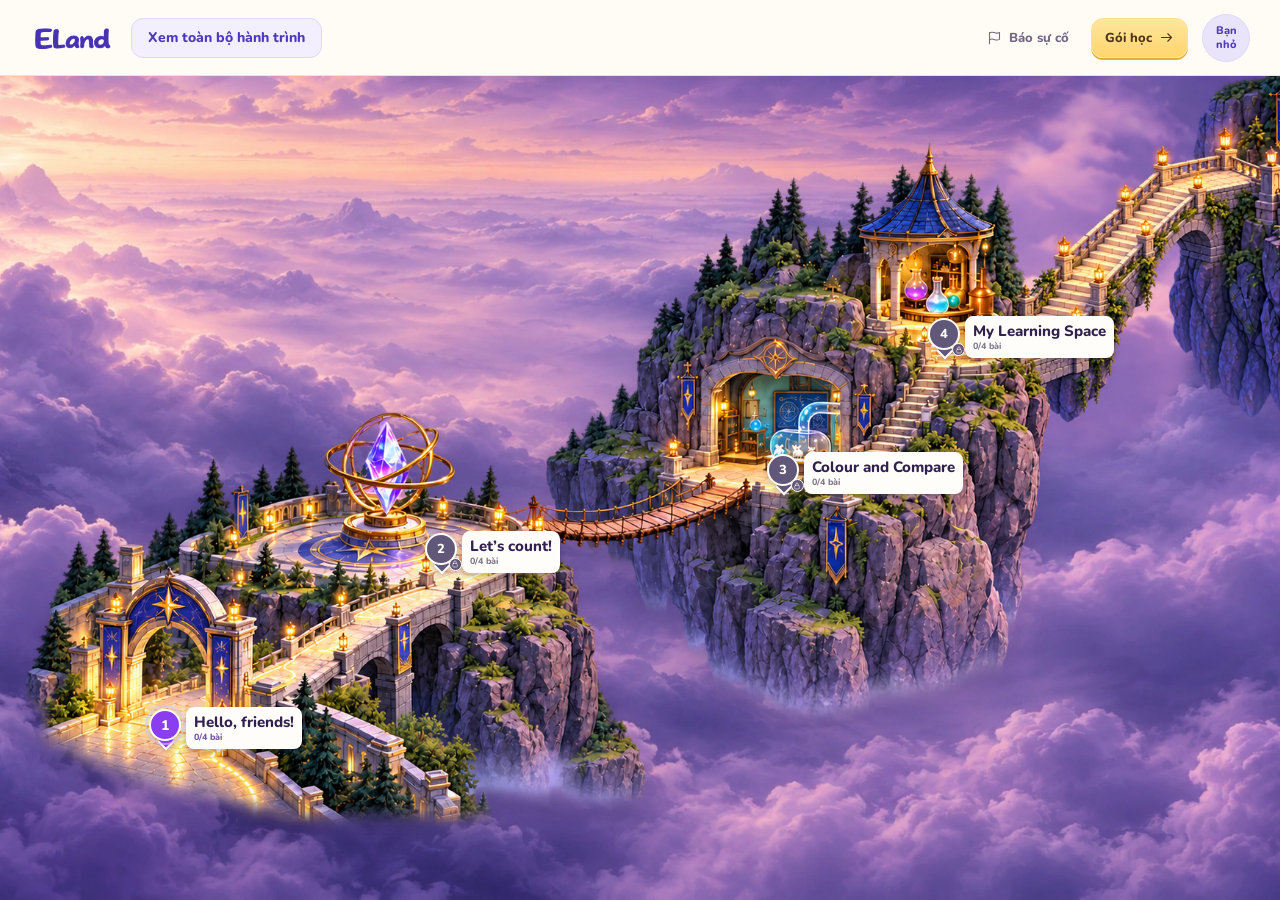
<file: maps/06d-map-noi-cau-20-unit.html>
<!doctype html>
<html lang="vi">
<head>
<meta charset="utf-8"><meta name="viewport" content="width=device-width,initial-scale=1,viewport-fit=cover">
<meta http-equiv="Content-Security-Policy" content="default-src 'none'; img-src 'self' data:; font-src 'self' data:; style-src 'self' 'unsafe-inline'; script-src 'self' 'unsafe-inline'; connect-src 'none'; base-uri 'none'; form-action 'none'">
<title>Học viện Ánh Sao · Hành trình 20 Unit</title>
<style>
@font-face{font-family:Wonder;src:url('../assets/a5906e15ceb68f73d3b2c207.woff2')}@font-face{font-family:Wonder;src:url('../assets/2a755616268a9285541121f1.woff2');unicode-range:U+0102-0103,U+0110-0111,U+0128-0129,U+0168-0169,U+01A0-01A1,U+01AF-01B0,U+0300-0301,U+0303-0304,U+0308-0309,U+0323,U+0329,U+1EA0-1EF9,U+20AB}
*{box-sizing:border-box}html,body{margin:0;height:100%;overflow:hidden}body{font-family:Wonder,'Segoe UI',sans-serif;color:#271952;background:#302757}button,input{font:inherit}button{cursor:pointer;color:inherit}button:disabled{cursor:default;opacity:.4}button:focus-visible,input:focus-visible,.stage:focus-visible{outline:3px solid #f2ce64;outline-offset:4px}button,svg{touch-action:manipulation}svg{width:22px;height:22px;fill:none;stroke:currentColor;stroke-width:1.7;stroke-linecap:round;stroke-linejoin:round;flex-shrink:0}button svg{pointer-events:none}button span{pointer-events:none}[hidden]{display:none!important}.icons{position:absolute;width:0;height:0;overflow:hidden}.sr-only{position:absolute;width:1px;height:1px;overflow:hidden;clip-path:inset(50%)}
.topbar{height:76px;background:#fffcf6;display:flex;align-items:center;justify-content:space-between;padding:0 30px;gap:22px;border-bottom:1px solid #e8e1ed;position:relative;z-index:30}.brand{display:flex;align-items:center;gap:13px}.brand-mark{display:grid;place-items:center;width:45px;height:45px;border-radius:50%;background:#312064;outline:1px solid #6e5995;outline-offset:3px;color:#fff1b1}.brand-mark svg{width:30px;height:30px;stroke-width:1}.brand h1{font-family:Georgia,'Times New Roman',serif;font-size:25px;margin:0 0 3px;font-weight:700;letter-spacing:-.5px}.brand div>span{display:flex;align-items:center;gap:9px;font-size:10px;font-weight:800;letter-spacing:1.8px;color:#857696}.brand i{width:3px;height:3px;background:#a295ab;border-radius:100%}.header-actions{display:flex;align-items:center;gap:22px}.total{display:flex;position:relative;align-items:baseline;gap:3px;padding-bottom:9px;font-size:13px}.total strong{font-size:18px}.total-track{position:absolute;bottom:0;left:0;width:100%;height:3px;background:#e6e0ef;border-radius:3px;overflow:hidden}.total-track i{display:block;height:100%;background:#7b4dc1;width:5%}.avatar{width:39px;height:39px;border-radius:50%;border:1px solid #bcaae0;background:#e5dbf6;color:#5c3b99;font-size:10px;font-weight:900}
.stage{height:calc(100dvh - 76px);height:calc(100vh - 76px);position:relative;overflow:hidden;touch-action:none;isolation:isolate;cursor:grab;background:radial-gradient(ellipse at 50% 75%,#ccbee4 0,transparent 65%),linear-gradient(#4d4688,#8c83bd 42%,#b5a8cf 75%,#d5c5e5)}.stage.dragging{cursor:grabbing}.world{position:absolute;left:0;top:0;transform-origin:0 0;pointer-events:none;will-change:transform}.tile{position:absolute;display:block;max-width:none;width:1672px;height:941px;user-select:none;mask-image:linear-gradient(to right,transparent,#000 40px,#000 calc(100% - 40px),transparent),linear-gradient(to bottom,transparent,#000 15px,#000 calc(100% - 40px),transparent);mask-composite:intersect}.tile.future{filter:saturate(.88) brightness(.91)}.pins,.overview-labels{position:absolute;inset:0;pointer-events:none;z-index:3}.pin{position:absolute;left:0;top:0;width:46px;height:50px;border:0;padding:0;background:none;transform:translate(-50%,-100%);pointer-events:auto;filter:drop-shadow(0 3px 5px #17123677);will-change:left,top}.pin-disc{display:grid;place-items:center;position:absolute;top:0;left:2px;width:42px;height:42px;border:2px solid #fffaf4;border-radius:50%;background:#584e75;color:#fff;font-size:19px;font-weight:900;z-index:1}.pin:after{content:'';position:absolute;width:14px;height:14px;background:#584e75;bottom:5px;left:16px;transform:rotate(45deg);border-right:2px solid #fffaf4;border-bottom:2px solid #fffaf4}.pin.active .pin-disc,.pin.active:after{background:#8a3ef0}.pin.done .pin-disc,.pin.done:after{background:#36ab8b}.pin.done svg{width:23px;height:23px;stroke-width:3}.pin.selected{filter:drop-shadow(0 0 10px #f6e0ff)}.pin.selected .pin-disc{outline:4px solid #d9c4ff66;outline-offset:3px}.pin.active:before{content:'';position:absolute;inset:-9px -9px 0;border-radius:50%;border:1px solid #e6cbff99;animation:breathe 3s ease-in-out infinite}.pin-caption{position:absolute;white-space:nowrap;top:50%;left:51px;padding:5px 10px;border-radius:8px;background:#fffcf5;font-size:11px;font-weight:900;box-shadow:0 3px 14px #30245733;opacity:0;transition:opacity .15s;color:#3f245f;pointer-events:none}.pin:hover .pin-caption,.pin:focus-visible .pin-caption,.pin.active .pin-caption{opacity:1}.pin.locked .pin-disc{background:#615778;font-size:16px}.pin.locked:after{background:#615778}.pin-lock{position:absolute;right:-5px;bottom:9px;width:17px;height:17px;border-radius:50%;border:1px solid #fff;background:#625776;display:grid;place-items:center;z-index:2;color:#fff}.pin-lock svg{width:11px;height:11px;stroke-width:1.7}
.ui{cursor:auto}.location{position:absolute;top:22px;left:27px;background:#fffaf0ef;backdrop-filter:blur(12px);border:1px solid #fff8;border-radius:13px;padding:14px 18px;min-width:210px;box-shadow:0 7px 30px #352d5422;pointer-events:none;z-index:5}.eyebrow{font-size:10px;font-weight:900;letter-spacing:1.3px;color:#86629f;text-transform:uppercase}.location h2{font-family:Georgia,serif;font-size:20px;line-height:1.2;margin:5px 0}.location>span:last-child{font-size:11px;color:#8c7c97}.quest{position:absolute;right:26px;top:23px;display:flex;align-items:center;gap:9px;padding:10px 17px;border:1px solid #d8bbef55;border-radius:24px;background:#33215cbf;backdrop-filter:blur(12px);color:#fff4dd;font-size:12px;font-weight:800;z-index:5}.quest svg{color:#e7bb66;width:20px;height:20px}.edge-nav{position:absolute;top:49%;width:36px;height:65px;border:1px solid #fff5;border-radius:12px;background:#24194b55;backdrop-filter:blur(10px);color:#fff;z-index:5}.edge-nav.prev{left:15px}.edge-nav.next{right:15px}.prev svg{transform:rotate(180deg)}.edge-nav:disabled{opacity:0;pointer-events:none}.unit-card{position:absolute;bottom:100px;right:26px;width:295px;padding:22px 23px 20px;border:1px solid #fff;border-radius:17px;background:#fffcf6f5;box-shadow:0 10px 45px #24194b33;backdrop-filter:blur(15px);z-index:8;cursor:auto}.card-close{position:absolute;right:8px;top:8px;display:grid;place-items:center;width:28px;height:28px;background:none;border:0;color:#a694b7}.card-close svg{width:15px;height:15px}.unit-card>.eyebrow{font-size:9px;display:block;max-width:230px;line-height:1.6}.unit-card h2{font-family:Georgia,'Times New Roman',serif;font-size:29px;letter-spacing:-.6px;margin:7px 0;line-height:1.1}.unit-card p{font-size:12px;color:#867591;line-height:1.6;margin:9px 0 13px}.primary{border:0;background:linear-gradient(110deg,#8b47e7,#6636bd);color:#fff;display:flex;align-items:center;justify-content:center;gap:10px;border-radius:9px;min-height:44px;padding:11px 18px;width:100%;font-weight:800;font-size:14px;box-shadow:0 4px 10px #6a36b322}.primary svg{width:20px;height:20px}.unit-card.locked .primary{background:#ede6f5;color:#593f7c;box-shadow:none}.lesson-progress{display:flex;gap:4px;margin:0 0 14px}.lesson-progress i{height:7px;border-radius:5px;flex:1;background:#e0d2f0}.lesson-progress i.filled{background:#8450d5}.resume{position:absolute;right:26px;bottom:101px;display:flex;align-items:center;gap:9px;border:1px solid #fff8;background:#fffcf0f5;padding:11px 14px;border-radius:12px;font-size:12px;font-weight:900;box-shadow:0 6px 24px #30204e33;z-index:6}.resume svg{width:18px;height:18px}
.zone-nav{position:absolute;left:50%;bottom:20px;transform:translateX(-50%);display:flex;gap:5px;padding:6px;border-radius:14px;background:#22163dbf;backdrop-filter:blur(15px);border:1px solid #fff3;z-index:9}.zone-tab{border:0;color:#eadff4;min-width:39px;min-height:36px;padding:8px 12px;border-radius:9px;background:transparent;font-size:11px;font-weight:800;white-space:nowrap;display:flex;align-items:center;gap:7px}.zone-tab b{display:grid;place-items:center;font-size:10px;font-weight:800;border:1px solid #fff4;border-radius:50%;width:20px;height:20px}.zone-tab[aria-current=true]{background:#fffcf2;color:#3f245f}.zone-tab[aria-current=true] b{border-color:#bda3d3}.zone-tab:not([aria-current=true]) span{display:none}.dock{position:absolute;left:27px;bottom:26px;display:flex;align-items:center;padding:3px 7px;background:#fffcf2ed;border:1px solid #fff8;backdrop-filter:blur(16px);border-radius:12px;box-shadow:0 6px 25px #39275533;z-index:9;gap:0}.dock button{height:36px;min-width:34px;display:flex;align-items:center;justify-content:center;gap:6px;background:none;border:0;border-radius:6px;color:#3e256b}.dock button svg{width:17px;height:17px}.dock button:hover{background:#e8ddf3}.dock button span{font-size:11px;font-weight:900}.dock i{height:19px;width:1px;background:#d9cce5;margin:0 7px}.dock output{font-weight:900;font-size:11px;min-width:42px;text-align:center}.drag-hint{position:absolute;left:27px;bottom:83px;color:#fff5ec;text-shadow:0 1px 8px #27183e;font-size:10px;pointer-events:none;font-weight:700}.drag-hint span{padding:0 6px;opacity:.5}.overview-hint{position:absolute;left:0;right:0;top:13%;text-align:center;pointer-events:none;color:#fff7ef}.overview-hint .eyebrow{color:#e9d4fa}.overview-hint h2{font-family:Georgia,serif;font-size:36px;letter-spacing:-1px;margin:9px 0}.overview-hint p{font-size:12px;opacity:.8}.overview-mode .location,.overview-mode .quest,.overview-mode .edge-nav,.overview-mode .unit-card,.overview-mode .resume{display:none!important}.zone-badge{position:absolute;pointer-events:auto;transform:translate(-50%,-100%);border:1px solid #f9eaff88;background:#fff9f0ee;border-radius:10px;padding:10px 15px;box-shadow:0 5px 25px #30245344;text-align:left;max-width:180px}.zone-badge strong{font-family:Georgia,serif;display:block;font-size:14px;line-height:1.2}.zone-badge span{display:block;font-size:10px;margin-top:4px;color:#876a9c}.toast{position:absolute;bottom:100px;left:50%;transform:translateX(-50%);padding:10px 17px;border-radius:10px;background:#201839ec;color:#fff;font-size:12px;z-index:11;max-width:85%;text-align:center;pointer-events:none}
.overlay{position:fixed;inset:0;z-index:50;display:flex;align-items:center;justify-content:center;padding:22px}.backdrop{position:absolute;inset:0;background:#1a123476;backdrop-filter:blur(8px)}.dialog{position:relative;width:min(570px,100%);max-height:88vh;overflow:auto;background:#fffcf6;border:1px solid #fffd;border-radius:22px;padding:34px;box-shadow:0 25px 100px #100c3477}.dialog>h2{font-family:Georgia,serif;font-size:31px;letter-spacing:-.6px;margin:8px 0 24px}.dialog-close{position:absolute;right:15px;top:15px;display:grid;place-items:center;width:30px;height:30px;background:#f0e9f5;border:0;border-radius:50%}.dialog-close svg{width:17px;height:17px}.dialog p{font-size:13px;line-height:1.8;color:#7c6b8b}.text-button{border:0;background:none;padding:8px 0;text-decoration:underline;color:#7d4eb1;font-size:12px}.story-emblem{display:grid;place-items:center;width:70px;height:70px;margin:0 auto 25px;background:#eee4f5;border-radius:50%;color:#9c7027}.story-emblem svg{width:40px;height:40px;fill:#f7d684;stroke:#9c7027}.dialog.story{text-align:center}.handoff-caption{font-size:11px!important;padding:13px;background:#f1ebf5;border-radius:9px}.loading-message{position:absolute;inset:40%;color:white;text-align:center}
.zone-badge{width:clamp(55px,15vw,180px)}
.brand h1{margin:0}
#atmosphere{position:absolute;inset:0;width:100%;height:100%;display:block;pointer-events:none;max-width:none;fill:none;stroke:none;overflow:hidden}
#world #world-bridges{overflow:hidden}#world .tile.future{filter:drop-shadow(0 18px 24px #35204b33)}
#world-bridge-art{display:none}
#world-background{position:absolute;max-width:none;object-fit:fill;pointer-events:none}#world-bridges{position:absolute;max-width:none;overflow:visible;pointer-events:none;stroke:none;fill:none;flex-shrink:initial}.tile{mask-image:none;filter:drop-shadow(0 18px 24px #35204b33);transform-origin:center}.tile.future{filter:saturate(.9) brightness(.94) drop-shadow(0 18px 24px #35204b33)}
.overview-hint{left:27px;right:auto;top:auto;bottom:87px;text-align:left}.overview-hint h2,.overview-hint p{display:none}.overview-hint .eyebrow{font-size:9px;color:#fff3e8;text-shadow:0 1px 5px #33224e}.overview-mode .drag-hint{display:none}.overview-mode .zone-badge{background:#fffcf1e0;border-color:#fff8;box-shadow:0 3px 15px #37214b33;padding:8px 12px;max-width:172px}.overview-mode .zone-badge strong{font-size:13px}.overview-mode .zone-badge span{font-size:9px}
@media(min-width:651px) and (max-width:850px){.dock{bottom:82px}.unit-card,.resume{bottom:145px}.drag-hint{bottom:137px}.zone-nav{left:20px;right:auto;transform:none}.toast{bottom:146px}}
@keyframes breathe{50%{transform:scale(1.08);opacity:.25}}@media(prefers-reduced-motion:reduce){*,*:before,*:after{animation:none!important;transition:none!important;scroll-behavior:auto!important}}
@media(min-width:1500px){.zone-tab:not([aria-current=true]) span{display:block}.zone-nav{left:auto;right:26px;transform:none}.unit-card{bottom:105px;width:320px}.unit-card h2{font-size:33px}}
@media(max-width:1050px){.zone-nav{left:auto;right:20px;transform:none}.unit-card{right:20px;bottom:93px;width:265px;padding:18px}.zone-tab{padding:7px 9px}.zone-tab span{max-width:145px;overflow:hidden;text-overflow:ellipsis}.dock{left:20px}.location{left:20px}.quest{right:20px;max-width:240px;font-size:11px}.drag-hint{left:20px}}
@media(max-width:650px){.topbar{height:66px;padding:0 17px;gap:8px}.brand{gap:9px}.brand-mark{width:32px;height:32px;outline-offset:2px}.brand-mark svg{width:24px;height:24px}.brand h1{font-size:18px;letter-spacing:-.6px}.brand div>span{font-size:8px;letter-spacing:1px}.brand div>span i,.brand div>span i+span{display:none}.header-actions{gap:11px}.total{font-size:9px;padding-bottom:6px}.total strong{font-size:13px}.avatar{display:none}.stage{height:calc(100dvh - 66px)}.location{left:14px;top:14px;padding:11px 13px;min-width:165px;max-width:66%}.location h2{font-size:17px}.location .eyebrow{font-size:8px}.location>span:last-child{font-size:10px}.quest{top:17px;right:14px;padding:9px;border-radius:50%}.quest>span{display:none}.quest svg{width:20px;height:20px}.edge-nav{width:29px;height:50px;top:44%}.edge-nav.prev{left:7px}.edge-nav.next{right:7px}.unit-card{left:14px;right:14px;bottom:118px;width:auto;padding:16px 18px;max-width:400px}.unit-card h2{font-size:25px;margin:5px 0}.unit-card p{font-size:11px;margin:6px 0 10px}.unit-card .primary{min-height:39px;padding:8px}.lesson-progress{margin-bottom:10px}.zone-nav{left:14px;right:14px;bottom:14px;justify-content:space-between;padding:5px;gap:0;border-radius:11px}.zone-tab{padding:6px;min-width:31px;min-height:30px;gap:5px}.zone-tab span{max-width:122px;font-size:9px}.zone-tab b{width:19px;height:19px}.dock{bottom:66px;left:50%;transform:translateX(-50%);border-radius:9px;padding:2px 5px;white-space:nowrap}.dock button{height:31px;min-width:30px}.dock output{min-width:37px}.dock i{margin:0 5px}.drag-hint{bottom:109px;left:14px;font-size:9px}.card-is-open .drag-hint{display:none}.resume{right:14px;bottom:118px;font-size:11px}.toast{bottom:123px;font-size:11px}.pin{transform:translate(-50%,-100%) scale(.88);transform-origin:bottom center}.overview-hint{top:16%}.overview-hint h2{font-size:27px}.overview-hint .eyebrow{font-size:8px}.zone-badge{max-width:100px;padding:7px 9px}.zone-badge strong{font-size:10px}.zone-badge span{font-size:8px}.dialog{padding:27px 23px}.dialog>h2{font-size:27px}}

</style>
<style>
/* Existing ELand brand assets; no generated substitute wordmark. */
@font-face{font-family:Nunito;font-style:normal;font-weight:400;font-display:swap;src:url('../assets/a5906e15ceb68f73d3b2c207.woff2')}
@font-face{font-family:Nunito;font-style:normal;font-weight:400;font-display:swap;src:url('../assets/2a755616268a9285541121f1.woff2');unicode-range:U+0102-0103,U+0110-0111,U+0128-0129,U+0168-0169,U+01A0-01A1,U+01AF-01B0,U+0300-0301,U+0303-0304,U+0308-0309,U+0323,U+0329,U+1EA0-1EF9,U+20AB}
@font-face{font-family:Nunito;font-style:normal;font-weight:600;font-display:swap;src:url('../assets/45f437de32ff5973eb5616b4.woff2')}
@font-face{font-family:Nunito;font-style:normal;font-weight:600;font-display:swap;src:url('../assets/cf95b95d712b0185f0e61550.woff2');unicode-range:U+0102-0103,U+0110-0111,U+0128-0129,U+0168-0169,U+01A0-01A1,U+01AF-01B0,U+0300-0301,U+0303-0304,U+0308-0309,U+0323,U+0329,U+1EA0-1EF9,U+20AB}
@font-face{font-family:Nunito;font-style:normal;font-weight:800;font-display:swap;src:url('../assets/2363d3ed037283ebb961e8c4.woff2')}
@font-face{font-family:Nunito;font-style:normal;font-weight:800;font-display:swap;src:url('../assets/fac6740eb7a0d5627c287a82.woff2');unicode-range:U+0102-0103,U+0110-0111,U+0128-0129,U+0168-0169,U+01A0-01A1,U+01AF-01B0,U+0300-0301,U+0303-0304,U+0308-0309,U+0323,U+0329,U+1EA0-1EF9,U+20AB}
:root{--eland-purple:#5038BC;--eland-lavender:#EAE4FA;--eland-lime:#D9EF82}
body,.brand h1,.location h2,.unit-card h2,.overview-hint h2,.zone-badge strong,.dialog>h2{font-family:Nunito,'Segoe UI',sans-serif}
.location h2,.unit-card h2,.overview-hint h2,.zone-badge strong,.dialog>h2{font-weight:800}
.brand{gap:0}.brand h1{margin:0;line-height:1}.brand-logo{display:block;width:148px;height:auto;max-width:none;object-fit:contain}
.topbar{color:var(--eland-purple)}.topbar .total-track{background:var(--eland-lavender)}.topbar .total-track i{background:var(--eland-purple)}.topbar .avatar{background:var(--eland-lavender);color:var(--eland-purple);border-color:var(--eland-lavender)}
@media(max-width:650px){.brand-logo{width:116px}}

/* Map banner: brand, whole journey, learner account. */
.topbar{gap:16px}.banner-start{display:flex;align-items:center;gap:28px;min-width:0}.topbar .brand-logo{width:104px}.journey-button{min-height:42px;padding:9px 17px;border:1px solid #ded5f5;border-radius:12px;background:#f4f0fd;color:var(--eland-purple);font-size:14px;font-weight:800;line-height:1.25}.journey-button:hover{background:var(--eland-lavender)}.account{position:relative;flex-shrink:0}.account-trigger{display:flex;align-items:center;justify-content:center;width:56px;height:56px;min-height:56px;padding:6px;border:1px solid #ded5f5;border-radius:50%;background:var(--eland-lavender);color:var(--eland-purple);font-size:12px;font-weight:800}.account-trigger span{max-width:100%;white-space:normal;overflow-wrap:anywhere;line-height:1.2;text-align:center}.account-menu{position:absolute;right:0;top:calc(100% + 10px);width:170px;padding:6px;background:#fffcf6;border:1px solid #e3daf6;border-radius:14px;box-shadow:0 10px 32px #34235b26}.account-menu a,.account-menu button{display:block;width:100%;padding:11px 13px;border:0;border-radius:9px;background:transparent;color:var(--eland-purple);font:800 14px Nunito,'Segoe UI',sans-serif;text-align:left;text-decoration:none;cursor:pointer}.account-menu a:hover,.account-menu button:hover{background:#f1ecfc}.topbar button:focus-visible,.account-menu a:focus-visible{outline:3px solid var(--eland-purple);outline-offset:3px}.dock .map-info{font-size:15px;font-weight:800}
@media(max-width:650px){.topbar{padding:0 12px;gap:8px}.banner-start{gap:10px}.topbar .brand-logo{width:76px}.journey-button{max-width:132px;min-height:40px;padding:7px 10px;font-size:11px}.account-trigger{width:44px;height:44px;min-height:44px;padding:4px;font-size:10px}}
@media(max-width:360px){.topbar{padding:0 10px}.banner-start{gap:8px}.topbar .brand-logo{width:65px}.journey-button{max-width:116px}}

/* Round Unit button with a separate, always-visible name and lesson count. */
.pin{display:block;width:44px;max-width:none;height:44px;min-height:44px;padding:0;border:0;border-radius:50%;background:none;box-shadow:none;filter:drop-shadow(0 2px 3px #17123633);transform:translate(-50%,-100%);text-align:left}
.pin .pin-disc{position:absolute;top:3px;left:6px;width:32px;height:32px;border:2px solid #fffdf9;font-size:14px}
.pin.active:before{display:none}
.pin:after{display:block;top:30px;bottom:auto;left:17px;width:10px;height:10px;border-right:2px solid #fffdf9;border-bottom:2px solid #fffdf9;z-index:0}
.pin.done svg{width:18px;height:18px}
.pin.locked .pin-disc{font-size:13px}
.pin .pin-lock{right:1px;left:auto;bottom:3px;width:13px;height:13px}
.pin .pin-lock svg{width:8px;height:8px}
.pin.selected{filter:drop-shadow(0 2px 3px #17123633);border:0;box-shadow:none}
.pin.selected .pin-disc{outline:2px solid #d9c4ff99;outline-offset:2px}
.pin-copy{position:absolute;top:50%;left:43px;transform:translateY(-50%);display:flex;flex-direction:column;gap:2px;width:max-content;max-width:150px;padding:5px 7px;border:1px solid #ffffffb3;border-radius:8px;background:#fffdf9;box-shadow:0 2px 6px #211a391a;pointer-events:auto}
.pin-name{display:block;white-space:normal;overflow-wrap:normal;font-size:11px;font-weight:800;line-height:1.2;color:#30214f}
.pin-progress{font-size:9px;font-weight:700;line-height:1.1;color:#7259a5;white-space:nowrap}
.pin.done .pin-progress{color:#27866d}
.pin.locked .pin-progress{color:#82798e}
.pin:hover,.pin:focus-visible{z-index:4}
@media(max-width:650px){.pin{transform:translate(-50%,-100%);transform-origin:bottom center}.pin-copy{max-width:132px}}

/* Unit lesson picker: green completed rows and a selection-dependent CTA. */
.dialog.unit-lessons{width:min(460px,100%);padding:28px 26px 24px;border-radius:24px;background:#fff}
.unit-lessons>#dialog-kicker{display:block;text-align:center;color:#7863d0;font-size:10px;letter-spacing:1.2px;font-weight:800;padding:8px 28px 0}
.unit-lessons>#dialog-title{margin:9px 20px 10px;text-align:center;font-size:24px;line-height:1.25}
.unit-lessons .unit-lessons-intro{margin:0 0 20px;text-align:center;font-size:12px;line-height:1.6;color:#80758d}
.unit-lesson-list{display:flex;flex-direction:column;gap:9px}
.unit-lesson{display:flex;align-items:center;gap:12px;width:100%;min-height:58px;padding:10px 12px;border:2px solid transparent;border-radius:13px;background:#f0edfc;color:#5038bc;text-align:left;transition:border-color .15s,box-shadow .15s}
.unit-lesson-number{display:grid;place-items:center;flex-shrink:0;width:31px;height:31px;border-radius:10px;background:#6750d5;color:#fff;font-size:14px;font-weight:800}
.unit-lesson-copy{display:flex;flex-direction:column;gap:3px;min-width:0}
.unit-lesson-label{font-size:11px;font-weight:800;line-height:1.1}
.unit-lesson-name{font-size:13px;font-weight:800;line-height:1.25}
.unit-lesson.is-complete{background:#e6f5ed;color:#21694e}
.unit-lesson.is-complete .unit-lesson-number{background:#309d74}
.unit-lesson-check{display:grid;place-items:center;margin-left:auto;flex-shrink:0;color:#27865f}
.unit-lesson-check svg{width:21px;height:21px;stroke-width:2.8}
.unit-lesson[aria-pressed="true"]{border-color:#7155ce;box-shadow:0 0 0 2px #e8e1fa}
.unit-lesson.is-complete[aria-pressed="true"]{border-color:#309d74;box-shadow:0 0 0 2px #d6eee2}
.unit-lesson:disabled{opacity:.65}
.unit-lessons #unit-lesson-action{width:100%;min-height:46px;margin-top:18px;justify-content:center;background:#5942c8;color:#fff;border:0;border-radius:12px;font-weight:800}
.unit-lessons #unit-lesson-feedback{margin:12px 0 0;text-align:center;color:#665585;font-size:11px}
.unit-lessons #unit-lesson-feedback:empty{display:none}
@media(max-width:650px){.dialog.unit-lessons{padding:23px 18px 20px}.unit-lessons>#dialog-title{font-size:22px}.unit-lesson{min-height:55px}}
@media(prefers-reduced-motion:reduce){.unit-lesson{transition:none}}

</style>
<style>
/* Centered level, full map artwork and one centered discovery action. */
.overlay.journey-overlay{padding:32px}
.journey-overlay .backdrop{background:#21173b52;backdrop-filter:blur(3px)}
.dialog.journey{display:flex;flex-direction:column;width:min(700px,calc(100vw - 64px));max-height:calc(100dvh - 96px);padding:0;background:#fff;border:1px solid #ffffffb3;border-radius:26px;overflow:hidden;box-shadow:0 28px 90px #1b103d4d,0 8px 24px #1b103d24}
.dialog.journey>#dialog-kicker{display:none}
.dialog.journey>#dialog-title{position:relative;flex-shrink:0;margin:0;padding:23px 64px 5px;max-width:none;border:0;background:none;color:#34214f;font-size:24px;font-weight:800;line-height:1.3;letter-spacing:-.5px;text-align:center;box-shadow:none}
.dialog.journey>#dialog-body{display:flex;flex-direction:column;min-height:0}
.journey #journey-world{flex-shrink:0;margin:0;padding:0 48px 18px;color:#7c6b8b;font-size:15px;font-weight:700;line-height:1.4;text-align:center}
.journey .dialog-close{top:20px;right:20px;z-index:4;width:34px;height:34px;border:1px solid #eae3f6;background:#f5f1fc;color:#432d71}
.journey .dialog-close:hover{background:#ece5f8}
.journey-carousel{position:relative;flex:0 1 auto;height:clamp(220px,34dvh,300px);min-height:0}
.journey-picture{position:relative;height:100%;min-width:0;overflow:hidden;background:#e8e1f4;isolation:isolate}
.journey-picture img{display:block;width:100%;height:100%;user-select:none}
.journey-picture .journey-art-backdrop{position:absolute;inset:0;object-fit:cover;filter:blur(20px);transform:scale(1.15);opacity:.78;z-index:-1}
.journey-picture #journey-image{position:relative;object-fit:contain;z-index:0}
.journey-picture-shade{position:absolute;inset:0;pointer-events:none;background:linear-gradient(180deg,#25134412 0,transparent 29%,transparent 78%,#2a174713 100%);z-index:1}
.journey-arrow{position:absolute;top:50%;transform:translateY(-50%);z-index:2;display:grid;place-items:center;width:40px;height:40px;border:1px solid #ffffffb8;border-radius:50%;background:#fffffff0;color:#5038bc;box-shadow:0 4px 16px #2314431f;backdrop-filter:blur(10px);transition:background .15s,box-shadow .15s}
#journey-previous{left:18px}#journey-next{right:18px}
.journey-arrow:hover{background:#fff;box-shadow:0 5px 20px #23144330}.journey-arrow svg{width:18px;height:18px}
#journey-previous svg{transform:rotate(180deg)}
.journey-summary{display:flex;flex-shrink:0;align-items:center;justify-content:center;padding:25px 24px 29px}
.journey #journey-explore{position:relative;display:flex;align-items:center;justify-content:center;text-align:center;width:240px;max-width:100%;min-height:48px;margin:0 auto;padding:9px 44px;border:1px solid #5135bd;border-radius:13px;background:linear-gradient(135deg,#6544d5,#5038bc);box-shadow:0 5px 0 #3e2993,0 8px 18px #5038bc24;font-size:14px;font-weight:800;transition:background .15s,box-shadow .15s,transform .15s}
.journey #journey-explore:hover{background:linear-gradient(135deg,#704ee3,#593fca);box-shadow:0 5px 0 #3e2993,0 10px 24px #5038bc35;transform:translateY(-1px)}
.journey #journey-explore:active{transform:translateY(2px);box-shadow:0 2px 0 #3e2993,0 5px 12px #5038bc24}
.journey-cta-arrow{position:absolute;right:10px;top:50%;transform:translateY(-50%);display:grid;place-items:center;width:29px;height:29px;flex-shrink:0;border:1px solid #ffffff1f;border-radius:9px;background:#ffffff15}
.journey-cta-arrow svg{width:17px;height:17px}
@media(max-width:650px){
 .overlay.journey-overlay{padding:16px}.dialog.journey{width:calc(100vw - 32px);max-height:calc(100dvh - 96px);border-radius:22px}
 .dialog.journey>#dialog-title{padding:20px 48px 5px;font-size:20px;letter-spacing:-.3px}
 .journey #journey-world{padding:0 40px 15px;font-size:14px}
 .journey .dialog-close{top:16px;right:14px;width:30px;height:30px}
 .journey-carousel{height:clamp(205px,32dvh,270px)}.journey-arrow{width:34px;height:34px}#journey-previous{left:11px}#journey-next{right:11px}
 .journey-summary{padding:22px 18px 26px}.journey #journey-explore{width:min(260px,100%);min-height:46px;font-size:13px}
}
@media(max-height:560px){.dialog.journey{max-height:calc(100dvh - 48px)}.dialog.journey>#dialog-title{padding-top:17px;padding-bottom:4px;font-size:20px}.journey #journey-world{padding-bottom:12px;font-size:14px}.journey .dialog-close{top:13px}.journey-carousel{height:160px}.journey-summary{padding-top:18px;padding-bottom:22px}.journey #journey-explore{min-height:43px}}
@media(prefers-reduced-motion:reduce){.journey-arrow,.journey #journey-explore{transition:none}}

</style>
<link rel="stylesheet" href="./map-header.css">
</head>
<body data-onboarding-url="../index.html">
<script src="./map-actions.js"></script>
<svg class="icons" aria-hidden="true" xmlns="http://www.w3.org/2000/svg"><defs>
<symbol id="star" viewBox="0 0 24 24"><path d="m12 2 2.5 6.8 7.3.3-5.7 4.6 1.9 7.1-6-4-6 4 1.9-7.1L2.2 9.1l7.3-.3Z"/></symbol>
<symbol id="target" viewBox="0 0 24 24"><circle cx="12" cy="12" r="7"/><circle cx="12" cy="12" r="2"/><path d="M12 1v4m0 14v4M1 12h4m14 0h4"/></symbol>
<symbol id="fit" viewBox="0 0 24 24"><path d="M8 3H3v5m13-5h5v5M3 16v5h5m13-5v5h-5"/></symbol>
<symbol id="plus" viewBox="0 0 24 24"><path d="M12 5v14M5 12h14"/></symbol>
<symbol id="minus" viewBox="0 0 24 24"><path d="M5 12h14"/></symbol>
<symbol id="close" viewBox="0 0 24 24"><path d="m6 6 12 12M6 18 18 6"/></symbol>
<symbol id="arrow" viewBox="0 0 24 24"><path d="M4 12h16m-6-6 6 6-6 6"/></symbol>
<symbol id="check" viewBox="0 0 24 24"><path d="m5 12 4 4L19 6"/></symbol>
<symbol id="lock" viewBox="0 0 24 24"><rect x="5" y="10" width="14" height="11" rx="3"/><path d="M8 10V7a4 4 0 0 1 8 0v3"/></symbol>
<symbol id="chevron" viewBox="0 0 24 24"><path d="m9 5 7 7-7 7"/></symbol>
<symbol id="map-report-flag" viewBox="0 0 24 24"><path d="M4 22V4m0 1c5-5 9 3 16-1v11c-7 4-11-4-16 1" stroke-linecap="round" stroke-linejoin="round"/></symbol>
</defs></svg>
<header class="topbar"><div class="banner-start"><div class="brand"><h1><img class="brand-logo" data-brand-logo="eland-logo" src="../assets/f38871835347383c43292fa0.png" alt="ELand" width="2164" height="727"></h1></div><button id="journey-open" class="journey-button" type="button">Xem toàn bộ hành trình</button></div><div class="map-header-actions"><button id="map-report-open" class="map-report-trigger" type="button"><svg aria-hidden="true"><use href="#map-report-flag"/></svg>Báo sự cố</button><button id="map-pricing-open" class="map-pricing-trigger" type="button">Gói học <svg aria-hidden="true"><use href="#arrow"/></svg></button><div id="account" class="account"><button id="account-open" class="account-trigger" type="button" aria-expanded="false" aria-controls="account-menu"><span id="learner-name">Bạn nhỏ</span></button><nav id="account-menu" class="account-menu" aria-label="Tài khoản" hidden><a id="account-profile" href="./10-tien-do.html?map=pre-a1">Hồ sơ</a><button id="account-logout" type="button">Đăng xuất</button></nav></div></div></header>
<main id="stage" class="stage" tabindex="0" role="region" aria-label="Bản đồ 20 Unit, kéo để khám phá" aria-describedby="keyboard-help">
<p class="sr-only" id="keyboard-help">Kéo để di chuyển. Dùng hai ngón tay để thu phóng. Phím mũi tên di chuyển, cộng trừ thu phóng, Home xem toàn cảnh, End về Unit đang học. Tab để chọn Unit; Escape đóng bảng.</p>
<svg id="atmosphere" xmlns="http://www.w3.org/2000/svg" aria-hidden="true"></svg>
<div id="world" class="world" aria-hidden="true">
<img id="world-background" data-background="world-background" src="../assets/53a536a0b2a67ec3d0e72b78.webp" alt="" draggable="false" hidden>
<img class="tile" data-image="observatory" src="../assets/7dfa2fa6051248d9371d67c1.png" width="1672" height="941" alt="" draggable="false">
<img class="tile" data-image="workshop" src="../assets/c22ff2735fd669d5579e6b27.png" width="1672" height="941" alt="" draggable="false">
<img class="tile" data-image="library" src="../assets/da844d58ee41f9e33cac6d28.png" width="1672" height="941" alt="" draggable="false">
<img class="tile" data-image="academy" src="../assets/0102cc49b30898b211f75306.png" width="1672" height="941" alt="" draggable="false">
<img class="tile" data-image="greenhouse" src="../assets/0ee50c1f8bd67ac422c48d99.png" width="1672" height="941" alt="" draggable="false">
<svg id="world-bridges" xmlns="http://www.w3.org/2000/svg" aria-hidden="true"></svg>
<img class="junction-source" data-junction="4-5" src="../assets/3974134eef769166c6aeafd6.webp" alt="" hidden>
<img class="junction-source" data-junction="8-9" src="../assets/001cbe80ee84b5beb18f6adf.webp" alt="" hidden>
<img class="junction-source" data-junction="12-13" src="../assets/f71a3b63091d3e625216841e.webp" alt="" hidden>
<img class="junction-source" data-junction="16-17" src="../assets/8af1ed07967f77e16b5e0a68.webp" alt="" hidden>
</div>
<div id="pins" class="pins"></div><div id="overview-labels" class="overview-labels"></div>
<div id="toast" class="toast ui" role="status" aria-live="polite" hidden></div>
</main>
<div id="overlay" class="overlay" hidden><div id="backdrop" class="backdrop"></div><section id="dialog" class="dialog" role="dialog" aria-modal="true" aria-labelledby="dialog-title" tabindex="-1"><button id="dialog-close" type="button" class="dialog-close" aria-label="Đóng"><svg><use href="#close"/></svg></button><span id="dialog-kicker" class="eyebrow"></span><h2 id="dialog-title"></h2><div id="dialog-body"></div></section></div>
<script>
(function(root){
  'use strict';
  const clamp=(n,a,b)=>Math.min(b,Math.max(a,n));
  const number=(n,fallback)=>Number.isFinite(Number(n))?Number(n):fallback;
  function createModel(){
    const names=['Cổng Ánh Sao · Viện Hào Quang','Thư Viện Ngân Hà','Nhà Kính Kỳ Diệu','Xưởng Kỳ Tích','Đài Thiên Văn'];
    const ids=['academy','library','greenhouse','workshop','observatory'];
    const hints=['Một tia hào quang hé lộ con đường vào học viện.','Giữa những trang sách, một bí mật đang chờ được tìm thấy.','Qua những tán lá, sự sống mang một nguồn sáng mới.','Những ý tưởng nhỏ đang trở thành điều kỳ diệu.','Ngôi sao trên đỉnh học viện đang chờ em.'];
    const anchors=[
      [[190,827],[565,587],[1030,480],[1250,295]],
      [[558,265],[987,300],[1256,528],[1178,796]],
      [[413,735],[585,506],[1034,405],[1340,253]],
      [[420,263],[513,596],[1020,510],[1315,745]],
      [[461,716],[578,422],[1072,537],[1357,286]]
    ];
    const entry=[null,[230,250],[110,760],[50,195],[40,735]];
    const exit=[[1430,270],[1470,790],[1580,195],[1630,780],null];
    const layout=[[0,1450,false],[1300,1250,false],[2800,1450,false],[2700,650,true],[800,0,true]];
    const labels=[[650,1510],[2100,1210],[3620,1410],[3520,610],[1640,-20]];
    const titles=['Hello, friends!','Let’s count!','Colour and Compare','My Learning Space','Listen and Do!'];
    const districts=[];
    for(let i=0;i<5;i++){
      districts.push({id:ids[i],index:i,name:names[i],hint:hints[i],x:layout[i][0],y:layout[i][1],flip:layout[i][2],label:labels[i],width:1672,height:941,entry:entry[i],exit:exit[i],first:i*4+1,last:i*4+4,image:'assets/'+ids[i]+'-cutout.png'});
    }
    const units=districts.flatMap((d,i)=>anchors[i].map((p,j)=>({id:i*4+j+1,title:titles[i*4+j]||'Unit '+(i*4+j+1),hasTitle:i*4+j<5,district:i,x:d.x+(d.flip?1672-p[0]:p[0]),y:d.y+p[1]})));
    const dock=(d,p)=>[d.x+(d.flip?1672-p[0]:p[0]),d.y+p[1]];
    const bends=[[[1430,1590]],[[2860,2120]],[[4650,1540],[4660,1240],[4520,1010]],[[2800,1200],[2550,1100],[2370,900]]];
    const junctionRects=[[1100,1325,880,660],[2400,1840,1000,750],[3850,550,1050,1575],[2050,500,1200,1200]];
    const connections=districts.slice(0,4).map((d,i)=>({from:i,to:i+1,id:(i*4+4)+'-'+(i*4+5),patchRect:junctionRects[i],points:[dock(d,d.exit),...bends[i],dock(districts[i+1],districts[i+1].entry)],stairs:i>=2}));
    return {districts,units,connections,bounds:{x:-140,y:-100,width:4910,height:2600}};
  }
  function createState(saved={}){
    const s={completed:clamp(Math.floor(number(saved.completed,0)),0,20),selected:2};
    Object.defineProperty(s,'active',{get:()=>Math.min(20,s.completed+1)});
    s.selected=clamp(Math.floor(number(saved.selected,s.active)),1,20);
    if(!Number.isFinite(Number(saved.selected))||Number(saved.selected)<1||Number(saved.selected)>20)s.selected=s.active;
    s.status=id=>id<=s.completed?'done':id===s.active?'active':'locked';
    s.launch=id=>s.status(id)==='locked'?null:{unitId:id,mode:s.status(id)==='done'?'review':'continue',prototype:true};
    return s;
  }
  function makeCamera(width,height,bounds){
    const c={width:Math.max(1,width),height:Math.max(1,height),bounds,x:0,y:0,scale:.7,max:1.8};
    Object.defineProperty(c,'min',{get:()=>Math.max(.001,Math.min(Math.max(1,c.width-24)/bounds.width,Math.max(1,c.height-24)/bounds.height))});
    c.constrain=()=>{
      c.scale=clamp(number(c.scale,c.min),c.min,c.max);
      const scaledW=bounds.width*c.scale,scaledH=bounds.height*c.scale;
      const limit=(v,lo,size,span)=>span<=size?(size-span)/2-lo*c.scale:clamp(v,size-(lo*c.scale+span)-60,-lo*c.scale+60);
      c.x=limit(c.x,bounds.x,c.width,scaledW);c.y=limit(c.y,bounds.y,c.height,scaledH);return c;
    };
    c.toWorld=(x,y)=>({x:(x-c.x)/c.scale,y:(y-c.y)/c.scale});
    c.focus=(x,y,scale)=>{c.scale=clamp(number(scale,.7),c.min,c.max);c.x=c.width*.5-x*c.scale;c.y=c.height*.5-y*c.scale;return c.constrain();};
    c.fitWorld=()=>c.focus(bounds.x+bounds.width/2,bounds.y+bounds.height/2,c.min);
    c.zoomAt=(scale,x,y)=>{const w=c.toWorld(x,y);c.scale=clamp(number(scale,scale===Infinity?c.max:c.min),c.min,c.max);c.x=x-w.x*c.scale;c.y=y-w.y*c.scale;return c.constrain();};
    c.pan=(dx,dy)=>{c.x+=number(dx,0);c.y+=number(dy,0);return c.constrain();};
    c.resize=(w,h)=>{const p=c.toWorld(c.width/2,c.height/2),wasFit=Math.abs(c.scale-c.min)<.001;c.width=Math.max(1,w);c.height=Math.max(1,h);return wasFit?c.fitWorld():c.focus(p.x,p.y,c.scale);};
    return c.constrain();
  }
  const API={createModel,createState,makeCamera,clamp};
  if(typeof module!=='undefined'&&module.exports)module.exports=API;else root.WonderlandModel=API;
})(typeof window==='undefined'?globalThis:window);

</script><script>
(function(root){
 'use strict';
 // Native world geometry: solid paving, masonry below the deck, rails and supports.
 // These are physical bridges between cutout docks, not route lines laid over sky.
 function path(points){return points.map((p,i)=>(i?'L':'M')+p.join(' ')).join(' ');}
 function side(points,offset){return points.map((p,i)=>{
   const a=points[Math.max(0,i-1)],b=points[Math.min(points.length-1,i+1)],dx=b[0]-a[0],dy=b[1]-a[1],len=Math.hypot(dx,dy)||1;
   return [p[0]-dy/len*offset,p[1]+dx/len*offset];
 });}
 function renderBridges(connections){
  const defs=`<defs><linearGradient id="bridge-side" x2="0" y2="1"><stop stop-color="#ac87aa"/><stop offset="1" stop-color="#4c416f"/></linearGradient><linearGradient id="bridge-top" x2="0" y2="1"><stop stop-color="#f9dfb9"/><stop offset="1" stop-color="#c49d9e"/></linearGradient><linearGradient id="bridge-pier" x2="1" y2="0"><stop stop-color="#514568"/><stop offset=".55" stop-color="#9780a1"/><stop offset="1" stop-color="#5a466e"/></linearGradient><filter id="bridge-shadow" x="-.4" y="-.4" width="1.8" height="2"><feDropShadow dx="4" dy="10" stdDeviation="6" flood-color="#211b46" flood-opacity=".35"/></filter></defs>`;
  return defs+connections.map((edge,index)=>{
    const pts=edge.points,d=path(pts),left=side(pts,34),right=side(pts,-34);
    const supports=pts.slice(1,-1).map((p,i)=>`<path d="M${p[0]-23} ${p[1]+21}L${p[0]+22} ${p[1]+21}L${p[0]+17} ${p[1]+180}L${p[0]-19} ${p[1]+194}Z" fill="url(#bridge-pier)"/><path d="M${p[0]-23} ${p[1]+30}h45m-42 24h40m-39 25h39m-38 25h37" stroke="#473b64" stroke-opacity=".3" stroke-width="2"/>`).join('');
    const posts=[];
    for(let i=0;i<pts.length-1;i++){
      const a=pts[i],b=pts[i+1],count=Math.max(1,Math.ceil(Math.hypot(b[0]-a[0],b[1]-a[1])/82));
      for(let j=0;j<count;j++){
        const t=j/count,p=[a[0]+(b[0]-a[0])*t,a[1]+(b[1]-a[1])*t],v=side([a,p,b],34)[1],w=side([a,p,b],-34)[1];
        for(const q of [v,w])posts.push(`<path d="M${q[0]-5} ${q[1]+6}v-34h10v34Z" fill="#d4b1b3" stroke="#78617e" stroke-width="1.5"/><path d="M${q[0]-8} ${q[1]-28}h16v5h-16Z" fill="#f7d9b9"/>`);
        if(j%3===0)posts.push(`<path d="M${v[0]} ${v[1]-27}v-13" stroke="#9a703c" stroke-width="3"/><path d="M${v[0]-4} ${v[1]-40}l4-9 4 9-4 5Z" fill="#ffe4a0" stroke="#c3904c" stroke-width="1.5"/>`);
      }
    }
    return `<g class="physical-bridge" data-connection="${index}" filter="url(#bridge-shadow)">${supports}<path d="${d}" transform="translate(0 25)" fill="none" stroke="url(#bridge-side)" stroke-width="73" stroke-linejoin="round"/><path d="${d}" fill="none" stroke="#957b98" stroke-width="75" stroke-linejoin="round"/><path d="${d}" fill="none" stroke="url(#bridge-top)" stroke-width="67" stroke-linejoin="round"/><path d="${d}" fill="none" stroke="#a88a98" stroke-width="67" stroke-dasharray="${edge.stairs?'2 14':'1.5 25'}" opacity=".55"/><path d="${path(left)}" transform="translate(0 -17)" fill="none" stroke="#8c7089" stroke-width="8" stroke-linejoin="round"/><path d="${path(right)}" transform="translate(0 -17)" fill="none" stroke="#8c7089" stroke-width="8" stroke-linejoin="round"/><path d="${path(left)}" transform="translate(0 -20)" fill="none" stroke="#eed0b1" stroke-width="5" stroke-linejoin="round"/><path d="${path(right)}" transform="translate(0 -20)" fill="none" stroke="#eed0b1" stroke-width="5" stroke-linejoin="round"/>${posts.join('')}</g>`;
  }).join('');
 }
 function renderPaintedBridges(bounds,uri){
  // Calibrate each disconnected painted bridge to the original native geometry.
  // Rows: source RGBA alpha bounds -> guide RGBA alpha bounds, measured at alpha100.
  const pieces=[
    {s:[515,518,600,676],t:[587,597,651,723]},
    {s:[1002,700,1102,860],t:[1107,802,1185,927]},
    {s:[1541,272,1719,643],t:[1707,345,1860,704]},
    {s:[854,243,1058,549],t:[950,309,1144,601]}
  ];
  let defs=`<defs><image id="painted-bridge-source" href="${uri}" width="1723" height="913"/>`;
  let groups='';
  pieces.forEach((p,i)=>{
    const [sx,sy,ex,ey]=p.s,[tx,ty,ux,uy]=p.t,kx=(ux-tx)/(ex-sx),ky=(uy-ty)/(ey-sy);
    defs+=`<clipPath id="bridge-piece-${i}" clipPathUnits="userSpaceOnUse"><rect x="${sx-4}" y="${sy-4}" width="${ex-sx+9}" height="${ey-sy+9}"/></clipPath>`;
    groups+=`<g class="physical-bridge" data-connection="${i}" transform="translate(${tx} ${ty}) scale(${kx} ${ky}) translate(${-sx} ${-sy})"><g clip-path="url(#bridge-piece-${i})"><use href="#painted-bridge-source"/></g></g>`;
  });
  return defs+`</defs><g transform="translate(${bounds.x} ${bounds.y}) scale(${bounds.width/1888} ${bounds.height/1000})">${groups}</g>`;
 }
 function renderJunctionPatches(connections,uris){
  return connections.map((edge,i)=>{
   const [x,y,w,h]=edge.patchRect,first=edge.points[0],last=edge.points.at(-1),padding=i===3?170:155;
   return `<defs><filter id="junction-feather-${i}" filterUnits="userSpaceOnUse" x="${x}" y="${y}" width="${w}" height="${h}"><feGaussianBlur stdDeviation="12"/></filter><mask id="junction-mask-${i}" maskUnits="userSpaceOnUse" x="${x}" y="${y}" width="${w}" height="${h}"><g filter="url(#junction-feather-${i})" fill="white"><path d="${path(edge.points)}" stroke="white" stroke-width="${padding*2}" stroke-linejoin="round" fill="none"/><circle cx="${first[0]}" cy="${first[1]}" r="${padding}"/><circle cx="${last[0]}" cy="${last[1]}" r="${padding}"/></g></mask></defs><g class="physical-bridge contextual-junction" data-connection="${i}"><image href="${uris[edge.id]}" x="${x}" y="${y}" width="${w}" height="${h}" preserveAspectRatio="none" mask="url(#junction-mask-${i})"/></g>`;
  }).join('');
 }
 root.WonderlandLandscape={renderBridges,renderPaintedBridges,renderJunctionPatches};
})(typeof window==='undefined'?globalThis:window);

</script><script>
(function(root){
 'use strict';
 function getSlices(c,b){
  const p=(id,dx,dy,dw,dh,source,flipX=false,flipY=false)=>({id,x:dx,y:dy,width:dw,height:dh,source,flipX,flipY});
  return [
   p('cover',0,0,c.width,c.height,[0,0,b.width,b.height])
  ];
 }
 function markup(c,b,uri){
  return `<defs><image id="sky-texture" href="${uri}" width="${b.width}" height="${b.height}" preserveAspectRatio="none"/></defs>`+getSlices(c,b).map(p=>{
   return `<svg data-sky-slice="${p.id}" x="${p.x}" y="${p.y}" width="${p.width}" height="${p.height}" style="width:${p.width}px;height:${p.height}px" viewBox="${p.source.join(' ')}" preserveAspectRatio="xMidYMid slice" overflow="hidden"><use href="#sky-texture"/></svg>`;
  }).join('');
 }
 function update(nodes,c,b){
  const pieces=getSlices(c,b);
  nodes.forEach((el,i)=>{const p=pieces[i];
   el.setAttribute('x',p.x);el.setAttribute('y',p.y);el.setAttribute('width',p.width);el.setAttribute('height',p.height);
   el.style.width=p.width+'px';el.style.height=p.height+'px';
  });
 }
 const API={getSlices,markup,update};
 if(typeof module!=='undefined'&&module.exports)module.exports=API;else root.WonderlandAtmosphere=API;
})(typeof window==='undefined'?globalThis:window);

</script><script>
(()=>{
  'use strict';
  // Vietnamese names describe the product journey; they are not certification claims.
  const catalog=[
    {id:'pre-a1',level:'Pre A1',name:'Cơ bản',world:'Học viện Ánh Sao',preview:'../assets/332f15d0e32059ea7824ee6c.webp',file:'06d-map-noi-cau-20-unit.html'},
    {id:'a1',level:'A1',name:'Nền tảng',world:'Rừng Thì Thầm',preview:'../assets/6a442fae08bcb59130230ed0.webp',file:'07-map-a1-rung-thi-tham-30-unit.html'},
    {id:'pre-a2',level:'Pre A2',name:'Mở rộng',world:'Vương quốc Núi Pha Lê',preview:'../assets/7d27798280c15c83209a337c.webp',file:'08-map-prea2-vuong-quoc-pha-le-20-unit.html'},
    {id:'a2',level:'A2',name:'Tự tin',world:'Thành phố Phiêu Lưu',preview:'../assets/d07870a1dd560beb6b6e40a4.webp',file:'09-map-a2-thanh-pho-phieu-luu-30-unit.html'}
  ];
  const $=s=>document.querySelector(s);
  let options,index=0;
  function active(){return options&&!$('#overlay').hidden&&$('#dialog').classList.contains('journey');}
  function update(next){
    index=(next+catalog.length)%catalog.length;const item=catalog[index];
    $('#dialog-title').textContent=item.level+' · '+item.name;
    $('#journey-world').textContent=item.world;
    $('#journey-image').setAttribute('src',item.preview);
    $('#journey-image-backdrop').setAttribute('src',item.preview);
    $('#journey-image').setAttribute('alt','Toàn cảnh '+item.world);
    $('#journey-announcement').textContent=item.level+' · '+item.name+' — '+item.world;
  }
  function explore(){
    const item=catalog[index],flow=options.flow==='signup'?'signup':'survey';
    const proceed=window.dispatchEvent(new CustomEvent('wonderland:open-map',{cancelable:true,detail:{level:item.level,levelId:item.id,mode:'explore',flow,prototype:true}}));
    if(proceed===false)return;
    if(item.id===options.current){options.closeDialog();options.fitCurrent();return;}
    window.location.assign(item.file+'?flow='+flow+'#toan-canh');
  }
  function open(config){
    options=config;index=Math.max(0,catalog.findIndex(item=>item.id===config.current));
    config.openDialog('journey','','',`<p id="journey-world"></p><div class="journey-carousel" role="group" aria-roledescription="carousel" aria-label="Bốn thế giới tiếng Anh">
  <div class="journey-picture"><img id="journey-image-backdrop" class="journey-art-backdrop" alt="" aria-hidden="true" draggable="false"><img id="journey-image" width="1024" height="768" alt="" draggable="false"><div class="journey-picture-shade" aria-hidden="true"></div></div>
  <button id="journey-previous" type="button" class="journey-arrow" aria-label="Xem level trước"><svg aria-hidden="true"><use href="#chevron"/></svg></button>
  <button id="journey-next" type="button" class="journey-arrow" aria-label="Xem level tiếp theo"><svg aria-hidden="true"><use href="#chevron"/></svg></button>
</div>
<div class="journey-summary"><button id="journey-explore" type="button" class="primary">Khám phá ngay <span class="journey-cta-arrow" aria-hidden="true"><svg><use href="#arrow"/></svg></span></button></div>
<p id="journey-announcement" class="sr-only" aria-live="polite" aria-atomic="true"></p>`);
    $('#journey-previous').addEventListener('click',()=>update(index-1));
    $('#journey-next').addEventListener('click',()=>update(index+1));
    $('#journey-explore').addEventListener('click',explore);
    update(index);
  }
  document.addEventListener('keydown',e=>{if(!active()||e.altKey||e.ctrlKey||e.metaKey)return;if(e.key==='ArrowLeft'||e.key==='ArrowRight'){e.preventDefault();update(index+(e.key==='ArrowLeft'?-1:1));}});
  window.WonderlandJourney={open};
})();

</script><script>
(()=>{
  'use strict';
  const $=s=>document.querySelector(s),$$=s=>Array.from(document.querySelectorAll(s));
  const {createModel,createState,makeCamera,clamp}=window.WonderlandModel;
  const model=createModel(),stage=$('#stage'),world=$('#world'),storageKey='wonderland-map-20-unit-demo-v2';
  let saved={};try{const value=JSON.parse(localStorage.getItem(storageKey)||'{}');if(value&&typeof value==='object')saved=value;}catch{}
  const state=createState(saved),rect=stage.getBoundingClientRect(),camera=makeCamera(rect.width,rect.height,model.bounds);
  let zone=Math.floor((state.active-1)/4),overview=false,suppressUntil=0,toastTimer,restoreFocus=null;
  const pointers=new Map();let gesture=null;
  const icon=id=>`<svg aria-hidden="true"><use href="#${id}"/></svg>`;
  const escape=s=>String(s).replace(/[&<>"']/g,c=>({'&':'&amp;','<':'&lt;','>':'&gt;','"':'&quot;',"'":'&#39;'}[c]));
  const save=()=>{try{localStorage.setItem(storageKey,JSON.stringify({completed:state.completed,selected:state.selected}));}catch{}};
  const unit=id=>model.units[clamp(Number(id),1,20)-1];
  const normalScale=()=>camera.width<650?Math.min(.85,Math.max(.58,camera.height/1000)):Math.min(1.12,camera.width*.96/1672,camera.height*.96/941);
  function toast(copy){$('#toast').textContent=copy;$('#toast').hidden=false;clearTimeout(toastTimer);toastTimer=setTimeout(()=>{$('#toast').hidden=true},2800);}
  model.districts.forEach(d=>{
    const img=$(`[data-image="${d.id}"]`);img.style.left=d.x+'px';img.style.top=d.y+'px';img.style.transform=d.flip?'scaleX(-1)':'none';
    img.addEventListener('error',()=>toast('Không tải được một phần bản đồ. Hãy tải lại trang.'));
    const badge=document.createElement('button');badge.type='button';badge.className='zone-badge';badge.dataset.zone=d.index;badge.innerHTML=`<strong>${escape(d.index===0?'Viện Hào Quang':d.name)}</strong><span>Unit ${d.first}–${d.last}</span>`;$('#overview-labels').append(badge);
  });
  const background=$('#world-background'),bridges=$('#world-bridges');
  for(const el of [background,bridges]){el.style.left=model.bounds.x+'px';el.style.top=model.bounds.y+'px';el.style.width=model.bounds.width+'px';el.style.height=model.bounds.height+'px';}
  bridges.setAttribute('viewBox',`${model.bounds.x} ${model.bounds.y} ${model.bounds.width} ${model.bounds.height}`);
  bridges.innerHTML=window.WonderlandLandscape.renderJunctionPatches(model.connections,Object.fromEntries($$('.junction-source').map(img=>[img.dataset.junction,img.getAttribute('src')])));
  const atmosphere=$('#atmosphere');
  atmosphere.innerHTML=window.WonderlandAtmosphere.markup(camera,model.bounds,background.getAttribute('src'));
  const skyNodes=Array.from(atmosphere.querySelectorAll('[data-sky-slice]'));
  model.units.forEach(u=>{
    const pin=document.createElement('button');pin.type='button';pin.className='pin';pin.dataset.unit=u.id;$('#pins').append(pin);
  });
  const pinNodes=$$('.pin'),badgeNodes=$$('.zone-badge');
  const learnedLessons=u=>state.status(u.id)==='done'?4:state.status(u.id)==='active'&&u.id===2&&state.completed===1?3:0;
  function updateContent(){
    for(const pin of pinNodes){
      const u=unit(pin.dataset.unit),status=state.status(u.id);pin.className=`pin ${status}${state.selected===u.id?' selected':''}`;
      const learned=learnedLessons(u);
      pin.innerHTML=`<span class="pin-disc">${status==='done'?icon('star'):u.id}</span>${status==='locked'?'<span class="pin-lock">'+icon('lock')+'</span>':''}<span class="pin-copy"><span class="pin-name">${escape(u.title)}</span><span class="pin-progress">${learned}/4 bài</span></span>`;
      pin.setAttribute('title',u.title+' — '+learned+'/4 bài');
      pin.setAttribute('aria-label',`Unit ${u.id}: ${u.title}, ${learned}/4 bài, ${status==='done'?'đã hoàn thành':status==='active'?'đang học':'chưa mở'}`);
      if(status==='active')pin.setAttribute('aria-current','step');else pin.removeAttribute('aria-current');
    }
    model.districts.forEach(d=>$(`[data-image="${d.id}"]`).classList.toggle('future',d.first>state.active));
    render();
  }
  function inferZone(){const center=camera.toWorld(camera.width/2,camera.height/2);return model.districts.reduce((best,d)=>Math.hypot(center.x-d.x-836,center.y-d.y-470)<Math.hypot(center.x-best.x-836,center.y-best.y-470)?d:best,model.districts[0]).index;}
  function render(){
    atmosphere.setAttribute('viewBox',`0 0 ${camera.width} ${camera.height}`);
    window.WonderlandAtmosphere.update(skyNodes,camera,model.bounds);
    world.style.transform=`translate(${camera.x}px,${camera.y}px) scale(${camera.scale})`;
    if(!overview)zone=inferZone();
    stage.classList.toggle('overview-mode',overview);$('#pins').hidden=overview;$('#overview-labels').hidden=!overview;
    for(const pin of pinNodes){const u=unit(pin.dataset.unit),x=u.x*camera.scale+camera.x,y=u.y*camera.scale+camera.y;pin.style.left=x+'px';pin.style.top=y+'px';pin.hidden=overview||x<-70||x>camera.width+70||y<0||y>camera.height+70;}
    for(const badge of badgeNodes){const z=model.districts[Number(badge.dataset.zone)];badge.style.left=(z.label[0]*camera.scale+camera.x)+'px';badge.style.top=(z.label[1]*camera.scale+camera.y)+'px';}
  }
  function focusUnit(id){
    const u=unit(id);overview=false;zone=u.district;
    camera.focus(u.x,u.y,Math.max(normalScale(),camera.width<650?.7:.8));
    render();
  }
  function goZone(index){
    zone=clamp(Number(index),0,4);overview=false;const d=model.districts[zone];
    state.selected=state.active>=d.first&&state.active<=d.last?state.active:d.first;
    camera.focus(d.x+836,d.y+470,normalScale());
    if(camera.width<650){const u=unit(state.selected);camera.focus(u.x,u.y,.7);camera.y-=camera.height*.13;camera.constrain();}
    save();updateContent();
  }
  function selectUnit(id,focus=false){if(performance.now()<suppressUntil)return;state.selected=unit(id).id;overview=false;save();if(focus)focusUnit(state.selected);updateContent();}
  function locate(){state.selected=state.active;focusUnit(state.active);save();updateContent();}
  function fit(){overview=true;camera.fitWorld();render();}
  function zoom(factor,x=camera.width/2,y=camera.height/2){camera.zoomAt(camera.scale*factor,x,y);overview=camera.scale<normalScale()*.48;render();}
  $('#pins').addEventListener('click',event=>{
    const pin=event.target.closest('[data-unit]');
    if(!pin||performance.now()<suppressUntil)return;
    const selected=unit(pin.dataset.unit);
    if(state.status(selected.id)==='locked'){
      toast('Hoàn thành Unit '+(selected.id-1)+' để mở bài này.');
      return;
    }
    pin.focus();selectUnit(selected.id,true);launchUnit(selected.id);
  });
  $('#overview-labels').addEventListener('click',e=>{const z=e.target.closest('[data-zone]');if(z)goZone(z.dataset.zone);});
  // Account links stay independent from map progress and camera controls.
  const account=$('#account'),accountButton=$('#account-open'),accountMenu=$('#account-menu');
  const entryFlow=String(window.location?.search||'').match(/[?&]flow=(survey|signup)(?:&|$)/)?.[1]||'survey';
  const profileLink=$('#account-profile');profileLink.setAttribute('href',profileLink.getAttribute('href')+'&flow='+entryFlow);
  if(entryFlow==='survey'){
    const createAccount=document.createElement('a');
    createAccount.id='account-create';
    createAccount.textContent='Tạo tài khoản';
    const mapKey=new URL(profileLink.href,window.location.href).searchParams.get('map');
    const signupParams=new URLSearchParams({from:'guest-map',map:mapKey});
    createAccount.href='../index.html?'+signupParams.toString();
    $('#account-logout').replaceWith(createAccount);
    accountButton.addEventListener('click',()=>{
      if(overview)signupParams.set('view','overview');else signupParams.delete('view');
      createAccount.href='../index.html?'+signupParams.toString();
    });
  }
  function closeAccount(restore=false){accountMenu.hidden=true;accountButton.setAttribute('aria-expanded','false');if(restore)accountButton.focus();}
  accountButton.addEventListener('click',()=>{const open=accountMenu.hidden;accountMenu.hidden=!open;accountButton.setAttribute('aria-expanded',String(open));});
  document.addEventListener('click',e=>{if(!account.contains(e.target))closeAccount();});
  account.addEventListener('focusout',e=>{if(!account.contains(e.relatedTarget))closeAccount();});
  account.addEventListener('keydown',e=>{if(['ArrowLeft','ArrowRight','ArrowUp','ArrowDown','Home','End'].includes(e.key))e.stopPropagation();});
  document.addEventListener('keydown',e=>{if(e.key==='Escape'&&!accountMenu.hidden){e.preventDefault();closeAccount(true);}});
  $('#account-profile').addEventListener('click',e=>{closeAccount();if(!window.dispatchEvent(new CustomEvent('wonderland:open-profile',{cancelable:true,detail:{prototype:true}})))e.preventDefault();});
  $('#account-logout')?.addEventListener('click',()=>{closeAccount(true);if(window.dispatchEvent(new CustomEvent('wonderland:logout',{cancelable:true,detail:{prototype:true,flow:entryFlow}}))!==false)window.location.assign(document.body.dataset.onboardingUrl+'?flow='+entryFlow);});
  $('#journey-open').addEventListener('click',()=>window.WonderlandJourney.open({current:'pre-a1',flow:entryFlow,openDialog,closeDialog,fitCurrent:fit}));
  function openDialog(kind,title,kicker,body){
    restoreFocus=document.activeElement;stage.setAttribute('inert','');$('.topbar').setAttribute('inert','');$('#overlay').classList.toggle('journey-overlay',kind==='journey');$('#dialog').className='dialog '+kind;$('#dialog-title').textContent=title;$('#dialog-kicker').textContent=kicker;$('#dialog-body').innerHTML=body;$('#overlay').hidden=false;const close=$('#dialog-close');close.setAttribute('aria-label',kind==='map-report'?'Đóng báo sự cố':'Đóng');close.focus();
  }
  function closeDialog(){if($('#overlay').hidden)return;$('#overlay').hidden=true;stage.removeAttribute('inert');$('.topbar').removeAttribute('inert');$('#overlay').classList.remove('journey-overlay');restoreFocus?.focus?.();}
  $('#dialog-close').addEventListener('click',closeDialog);$('#backdrop').addEventListener('click',closeDialog);
  window.ELandMapActions.bind(openDialog);
  function showUnitLessons(id=state.selected){
    const u=unit(id);if(state.status(u.id)==='locked')return;
    const names=['Word Explorer','Grammar Quest','Listening Lab','Speaking Studio'];
    const learned=learnedLessons(u);let selected=Math.min(4,learned+1);if(learned===4)selected=1;
    const rows=names.map((name,i)=>{const n=i+1,done=n<=learned,available=done||n===learned+1;return `<button type="button" class="unit-lesson${done?' is-complete':''}" data-lesson="${n}" aria-pressed="${n===selected}" aria-label="Bài ${n}: ${name}, ${done?'đã hoàn thành':available?'đang học':'chưa đến bài này'}" ${available?'':'disabled'} ${!done&&available?'aria-current="step"':''}><span class="unit-lesson-number">${n}</span><span class="unit-lesson-copy"><span class="unit-lesson-label">Bài ${n}</span><span class="unit-lesson-name">${name}</span></span>${done?'<span class="unit-lesson-check" aria-hidden="true">'+icon('check')+'</span>':''}</button>`;}).join('');
    openDialog('unit-lessons',u.title,`UNIT ${u.id}`,`<p class="unit-lessons-intro">Hoàn thành 4 bài theo thứ tự để mở Unit tiếp theo.</p><div class="unit-lesson-list" role="group" aria-label="Chọn bài học">${rows}</div><button id="unit-lesson-action" type="button" class="primary"></button><p id="unit-lesson-feedback" role="status" aria-live="polite"></p>`);
    const choose=n=>{selected=n;for(const row of $$('.unit-lesson'))row.setAttribute('aria-pressed',String(Number(row.dataset.lesson)===n));$('#unit-lesson-action').textContent=n<=learned?'Ôn lại':'Học tiếp';$('#unit-lesson-feedback').textContent='';};
    choose(selected);
    for(const row of $$('.unit-lesson'))row.addEventListener('click',()=>{if(!row.disabled&&!row.hasAttribute('disabled'))choose(Number(row.dataset.lesson));});
    $('#unit-lesson-action').addEventListener('click',()=>{
      const payload=state.launch(u.id);if(!payload||selected>learned+1)return;
      const detail={...payload,lessonNumber:selected,lessonName:names[selected-1],mode:selected<=learned?'review':'continue'};
      const proceed=window.dispatchEvent(new CustomEvent('wonderland:open-lesson',{cancelable:true,detail}));
      if(proceed!==false)$('#unit-lesson-feedback').textContent=`Bài học này chưa khả dụng.`;
    });
  }
  function launchUnit(id){
    const payload=state.launch(id);if(!payload)return;
    window.dispatchEvent(new CustomEvent('wonderland:open-unit',{detail:payload}));
    showUnitLessons(payload.unitId);
  }
  $('#dialog-body').addEventListener('click',e=>{
    if(e.target.closest('[data-dialog-close]'))closeDialog();
  });
  const point=e=>{const r=stage.getBoundingClientRect();return {x:e.clientX-r.left,y:e.clientY-r.top};};
  const distance=(a,b)=>Math.max(1,Math.hypot(a.x-b.x,a.y-b.y));
  function rebase(){
    const ps=[...pointers.values()];if(ps.length>=2){const mid={x:(ps[0].x+ps[1].x)/2,y:(ps[0].y+ps[1].y)/2};gesture={mode:'pinch',distance:distance(ps[0],ps[1]),scale:camera.scale,anchor:camera.toWorld(mid.x,mid.y),moved:true};}
    else if(ps.length===1)gesture={mode:'pan',last:{...ps[0]},origin:{...ps[0]},moved:gesture?.moved||false};else gesture=null;
  }
  stage.addEventListener('pointerdown',e=>{
    if(e.button!==undefined&&e.button!==0)return;
    if(e.target.closest('.ui'))return;
    pointers.set(e.pointerId,point(e));
    // Capturing on the stage during a pin or zone badge tap would retarget its click to the stage.
    if(!e.target.closest('.pin, .zone-badge')){try{stage.setPointerCapture(e.pointerId)}catch{}}
    rebase();
    if(pointers.size>1){suppressUntil=performance.now()+300;}
  });
  stage.addEventListener('pointermove',e=>{
    if(!pointers.has(e.pointerId)||!gesture)return;const p=point(e);pointers.set(e.pointerId,p);
    if(gesture.mode==='pinch'&&pointers.size>=2){
      const ps=[...pointers.values()],mid={x:(ps[0].x+ps[1].x)/2,y:(ps[0].y+ps[1].y)/2};camera.scale=clamp(gesture.scale*distance(ps[0],ps[1])/gesture.distance,camera.min,camera.max);camera.x=mid.x-gesture.anchor.x*camera.scale;camera.y=mid.y-gesture.anchor.y*camera.scale;camera.constrain();gesture.moved=true;overview=camera.scale<normalScale()*.48;
    }else if(gesture.mode==='pan'){
      if(!gesture.moved&&Math.hypot(p.x-gesture.origin.x,p.y-gesture.origin.y)<5)return;
      camera.pan(p.x-gesture.last.x,p.y-gesture.last.y);gesture.last=p;gesture.moved=true;
    }
    if(gesture.moved){try{stage.setPointerCapture(e.pointerId)}catch{};stage.classList.add('dragging');suppressUntil=performance.now()+250;}
    render();
  });
  function endPointer(e){if(!pointers.has(e.pointerId))return;const moved=gesture?.moved;pointers.delete(e.pointerId);try{stage.releasePointerCapture(e.pointerId)}catch{};if(moved)suppressUntil=performance.now()+250;rebase();if(!pointers.size)stage.classList.remove('dragging');}
  stage.addEventListener('pointerup',endPointer);stage.addEventListener('pointercancel',endPointer);stage.addEventListener('lostpointercapture',e=>{if(pointers.has(e.pointerId))endPointer(e);});
  stage.addEventListener('wheel',e=>{if(e.target.closest('.ui'))return;e.preventDefault();const p=point(e),delta=e.deltaY*(e.deltaMode===1?16:e.deltaMode===2?camera.height:1);zoom(Math.exp(-clamp(delta,-500,500)*.0015),p.x,p.y);},{passive:false});
  document.addEventListener('keydown',e=>{
    if(!$('#overlay').hidden){
      if(e.key==='Escape'){e.preventDefault();closeDialog();return;}
      if(e.key==='Tab'){
        const nodes=$$('#dialog button:not([disabled]),#dialog a[href],#dialog input:not([disabled]),#dialog select:not([disabled]),#dialog textarea:not([disabled]),#dialog summary,#dialog [tabindex="0"]').filter(n=>{const details=n.closest('details');return !n.closest('[hidden]')&&(!details||details.hasAttribute('open')||n.tagName==='SUMMARY');}),first=nodes[0],last=nodes[nodes.length-1];
        if(e.shiftKey&&(document.activeElement===first||document.activeElement===$('#dialog'))){e.preventDefault();last?.focus();}else if(!e.shiftKey&&document.activeElement===last){e.preventDefault();first?.focus();}
      }return;
    }
    if(e.target.closest?.('input,textarea,select'))return;
    const keys=['+','=','-','_','Home','End','ArrowLeft','ArrowRight','ArrowUp','ArrowDown'];if(!keys.includes(e.key))return;
    if(e.key.startsWith('Arrow')&&e.target.closest?.('.ui'))return;
    e.preventDefault();if(e.key==='Home')fit();else if(e.key==='End')locate();else if(e.key==='+'||e.key==='=')zoom(1.25);else if(e.key==='-'||e.key==='_')zoom(.8);else{camera.pan(e.key==='ArrowLeft'?100:e.key==='ArrowRight'?-100:0,e.key==='ArrowUp'?100:e.key==='ArrowDown'?-100:0);render();}
  });
  window.addEventListener('resize',()=>{const r=stage.getBoundingClientRect();camera.resize(r.width,r.height);if(overview)camera.fitWorld();render();});
  window.WonderlandMapDemo={getSnapshot:()=>({completed:state.completed,active:state.active,selected:state.selected,zone,overview,pointerCount:pointers.size,camera:{x:camera.x,y:camera.y,scale:camera.scale,min:camera.min,max:camera.max,width:camera.width,height:camera.height}})};
  goZone(zone);state.selected=state.active;updateContent();if(window.location?.hash==='#toan-canh')fit();
})();

</script>
</body></html>
</file>
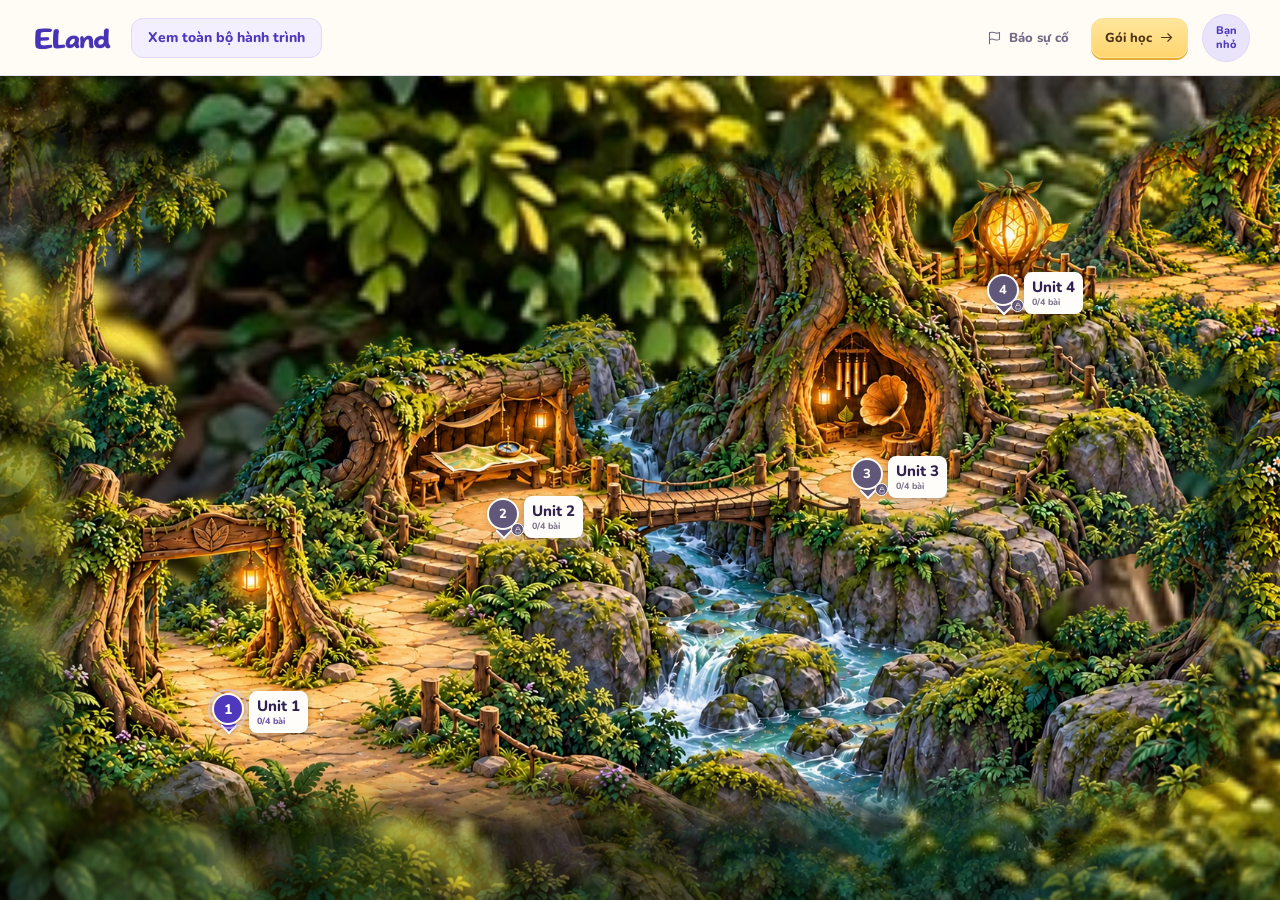
<file: maps/07-map-a1-rung-thi-tham-30-unit.html>
<!doctype html>
<html lang="vi">
<head>
<meta charset="utf-8"><meta name="viewport" content="width=device-width,initial-scale=1,viewport-fit=cover">
<meta http-equiv="Content-Security-Policy" content="default-src 'none'; img-src 'self' data:; font-src 'self' data:; style-src 'self' 'unsafe-inline'; script-src 'self' 'unsafe-inline'; connect-src 'none'; base-uri 'none'; form-action 'none'">
<title>Rừng Thì Thầm · A1 · Hành trình 30 Unit</title>
<style>
@font-face{font-family:Wonder;src:url('../assets/a5906e15ceb68f73d3b2c207.woff2')}@font-face{font-family:Wonder;src:url('../assets/2a755616268a9285541121f1.woff2');unicode-range:U+0102-0103,U+0110-0111,U+0128-0129,U+0168-0169,U+01A0-01A1,U+01AF-01B0,U+0300-0301,U+0303-0304,U+0308-0309,U+0323,U+0329,U+1EA0-1EF9,U+20AB}
*{box-sizing:border-box}html,body{margin:0;height:100%;overflow:hidden}body{font-family:Wonder,'Segoe UI',sans-serif;color:#271952;background:#302757}button,input{font:inherit}button{cursor:pointer;color:inherit}button:disabled{cursor:default;opacity:.4}button:focus-visible,input:focus-visible,.stage:focus-visible{outline:3px solid #f2ce64;outline-offset:4px}button,svg{touch-action:manipulation}svg{width:22px;height:22px;fill:none;stroke:currentColor;stroke-width:1.7;stroke-linecap:round;stroke-linejoin:round;flex-shrink:0}button svg{pointer-events:none}button span{pointer-events:none}[hidden]{display:none!important}.icons{position:absolute;width:0;height:0;overflow:hidden}.sr-only{position:absolute;width:1px;height:1px;overflow:hidden;clip-path:inset(50%)}
.topbar{height:76px;background:#fffcf6;display:flex;align-items:center;justify-content:space-between;padding:0 30px;gap:22px;border-bottom:1px solid #e8e1ed;position:relative;z-index:30}.brand{display:flex;align-items:center;gap:13px}.brand-mark{display:grid;place-items:center;width:45px;height:45px;border-radius:50%;background:#312064;outline:1px solid #6e5995;outline-offset:3px;color:#fff1b1}.brand-mark svg{width:30px;height:30px;stroke-width:1}.brand h1{font-family:Georgia,'Times New Roman',serif;font-size:25px;margin:0 0 3px;font-weight:700;letter-spacing:-.5px}.brand div>span{display:flex;align-items:center;gap:9px;font-size:10px;font-weight:800;letter-spacing:1.8px;color:#857696}.brand i{width:3px;height:3px;background:#a295ab;border-radius:100%}.header-actions{display:flex;align-items:center;gap:22px}.total{display:flex;position:relative;align-items:baseline;gap:3px;padding-bottom:9px;font-size:13px}.total strong{font-size:18px}.total-track{position:absolute;bottom:0;left:0;width:100%;height:3px;background:#e6e0ef;border-radius:3px;overflow:hidden}.total-track i{display:block;height:100%;background:#7b4dc1;width:5%}.avatar{width:39px;height:39px;border-radius:50%;border:1px solid #bcaae0;background:#e5dbf6;color:#5c3b99;font-size:10px;font-weight:900}
.stage{height:calc(100dvh - 76px);height:calc(100vh - 76px);position:relative;overflow:hidden;touch-action:none;isolation:isolate;cursor:grab;background:radial-gradient(ellipse at 50% 75%,#ccbee4 0,transparent 65%),linear-gradient(#4d4688,#8c83bd 42%,#b5a8cf 75%,#d5c5e5)}.stage.dragging{cursor:grabbing}.world{position:absolute;left:0;top:0;transform-origin:0 0;pointer-events:none;will-change:transform}.tile{position:absolute;display:block;max-width:none;width:1672px;height:941px;user-select:none;mask-image:linear-gradient(to right,transparent,#000 40px,#000 calc(100% - 40px),transparent),linear-gradient(to bottom,transparent,#000 15px,#000 calc(100% - 40px),transparent);mask-composite:intersect}.tile.future{filter:saturate(.88) brightness(.91)}.pins,.overview-labels{position:absolute;inset:0;pointer-events:none;z-index:3}.pin{position:absolute;left:0;top:0;width:46px;height:50px;border:0;padding:0;background:none;transform:translate(-50%,-100%);pointer-events:auto;filter:drop-shadow(0 3px 5px #17123677);will-change:left,top}.pin-disc{display:grid;place-items:center;position:absolute;top:0;left:2px;width:42px;height:42px;border:2px solid #fffaf4;border-radius:50%;background:#584e75;color:#fff;font-size:19px;font-weight:900;z-index:1}.pin:after{content:'';position:absolute;width:14px;height:14px;background:#584e75;bottom:5px;left:16px;transform:rotate(45deg);border-right:2px solid #fffaf4;border-bottom:2px solid #fffaf4}.pin.active .pin-disc,.pin.active:after{background:#8a3ef0}.pin.done .pin-disc,.pin.done:after{background:#36ab8b}.pin.done svg{width:23px;height:23px;stroke-width:3}.pin.selected{filter:drop-shadow(0 0 10px #f6e0ff)}.pin.selected .pin-disc{outline:4px solid #d9c4ff66;outline-offset:3px}.pin.active:before{content:'';position:absolute;inset:-9px -9px 0;border-radius:50%;border:1px solid #e6cbff99;animation:breathe 3s ease-in-out infinite}.pin-caption{position:absolute;white-space:nowrap;top:50%;left:51px;padding:5px 10px;border-radius:8px;background:#fffcf5;font-size:11px;font-weight:900;box-shadow:0 3px 14px #30245733;opacity:0;transition:opacity .15s;color:#3f245f;pointer-events:none}.pin:hover .pin-caption,.pin:focus-visible .pin-caption,.pin.active .pin-caption{opacity:1}.pin.locked .pin-disc{background:#615778;font-size:16px}.pin.locked:after{background:#615778}.pin-lock{position:absolute;right:-5px;bottom:9px;width:17px;height:17px;border-radius:50%;border:1px solid #fff;background:#625776;display:grid;place-items:center;z-index:2;color:#fff}.pin-lock svg{width:11px;height:11px;stroke-width:1.7}
.ui{cursor:auto}.location{position:absolute;top:22px;left:27px;background:#fffaf0ef;backdrop-filter:blur(12px);border:1px solid #fff8;border-radius:13px;padding:14px 18px;min-width:210px;box-shadow:0 7px 30px #352d5422;pointer-events:none;z-index:5}.eyebrow{font-size:10px;font-weight:900;letter-spacing:1.3px;color:#86629f;text-transform:uppercase}.location h2{font-family:Georgia,serif;font-size:20px;line-height:1.2;margin:5px 0}.location>span:last-child{font-size:11px;color:#8c7c97}.quest{position:absolute;right:26px;top:23px;display:flex;align-items:center;gap:9px;padding:10px 17px;border:1px solid #d8bbef55;border-radius:24px;background:#33215cbf;backdrop-filter:blur(12px);color:#fff4dd;font-size:12px;font-weight:800;z-index:5}.quest svg{color:#e7bb66;width:20px;height:20px}.edge-nav{position:absolute;top:49%;width:36px;height:65px;border:1px solid #fff5;border-radius:12px;background:#24194b55;backdrop-filter:blur(10px);color:#fff;z-index:5}.edge-nav.prev{left:15px}.edge-nav.next{right:15px}.prev svg{transform:rotate(180deg)}.edge-nav:disabled{opacity:0;pointer-events:none}.unit-card{position:absolute;bottom:100px;right:26px;width:295px;padding:22px 23px 20px;border:1px solid #fff;border-radius:17px;background:#fffcf6f5;box-shadow:0 10px 45px #24194b33;backdrop-filter:blur(15px);z-index:8;cursor:auto}.card-close{position:absolute;right:8px;top:8px;display:grid;place-items:center;width:28px;height:28px;background:none;border:0;color:#a694b7}.card-close svg{width:15px;height:15px}.unit-card>.eyebrow{font-size:9px;display:block;max-width:230px;line-height:1.6}.unit-card h2{font-family:Georgia,'Times New Roman',serif;font-size:29px;letter-spacing:-.6px;margin:7px 0;line-height:1.1}.unit-card p{font-size:12px;color:#867591;line-height:1.6;margin:9px 0 13px}.primary{border:0;background:linear-gradient(110deg,#8b47e7,#6636bd);color:#fff;display:flex;align-items:center;justify-content:center;gap:10px;border-radius:9px;min-height:44px;padding:11px 18px;width:100%;font-weight:800;font-size:14px;box-shadow:0 4px 10px #6a36b322}.primary svg{width:20px;height:20px}.unit-card.locked .primary{background:#ede6f5;color:#593f7c;box-shadow:none}.lesson-progress{display:flex;gap:4px;margin:0 0 14px}.lesson-progress i{height:7px;border-radius:5px;flex:1;background:#e0d2f0}.lesson-progress i.filled{background:#8450d5}.resume{position:absolute;right:26px;bottom:101px;display:flex;align-items:center;gap:9px;border:1px solid #fff8;background:#fffcf0f5;padding:11px 14px;border-radius:12px;font-size:12px;font-weight:900;box-shadow:0 6px 24px #30204e33;z-index:6}.resume svg{width:18px;height:18px}
.zone-nav{position:absolute;left:50%;bottom:20px;transform:translateX(-50%);display:flex;gap:5px;padding:6px;border-radius:14px;background:#22163dbf;backdrop-filter:blur(15px);border:1px solid #fff3;z-index:9}.zone-tab{border:0;color:#eadff4;min-width:39px;min-height:36px;padding:8px 12px;border-radius:9px;background:transparent;font-size:11px;font-weight:800;white-space:nowrap;display:flex;align-items:center;gap:7px}.zone-tab b{display:grid;place-items:center;font-size:10px;font-weight:800;border:1px solid #fff4;border-radius:50%;width:20px;height:20px}.zone-tab[aria-current=true]{background:#fffcf2;color:#3f245f}.zone-tab[aria-current=true] b{border-color:#bda3d3}.zone-tab:not([aria-current=true]) span{display:none}.dock{position:absolute;left:27px;bottom:26px;display:flex;align-items:center;padding:3px 7px;background:#fffcf2ed;border:1px solid #fff8;backdrop-filter:blur(16px);border-radius:12px;box-shadow:0 6px 25px #39275533;z-index:9;gap:0}.dock button{height:36px;min-width:34px;display:flex;align-items:center;justify-content:center;gap:6px;background:none;border:0;border-radius:6px;color:#3e256b}.dock button svg{width:17px;height:17px}.dock button:hover{background:#e8ddf3}.dock button span{font-size:11px;font-weight:900}.dock i{height:19px;width:1px;background:#d9cce5;margin:0 7px}.dock output{font-weight:900;font-size:11px;min-width:42px;text-align:center}.drag-hint{position:absolute;left:27px;bottom:83px;color:#fff5ec;text-shadow:0 1px 8px #27183e;font-size:10px;pointer-events:none;font-weight:700}.drag-hint span{padding:0 6px;opacity:.5}.overview-hint{position:absolute;left:0;right:0;top:13%;text-align:center;pointer-events:none;color:#fff7ef}.overview-hint .eyebrow{color:#e9d4fa}.overview-hint h2{font-family:Georgia,serif;font-size:36px;letter-spacing:-1px;margin:9px 0}.overview-hint p{font-size:12px;opacity:.8}.overview-mode .location,.overview-mode .quest,.overview-mode .edge-nav,.overview-mode .unit-card,.overview-mode .resume{display:none!important}.zone-badge{position:absolute;pointer-events:auto;transform:translate(-50%,-100%);border:1px solid #f9eaff88;background:#fff9f0ee;border-radius:10px;padding:10px 15px;box-shadow:0 5px 25px #30245344;text-align:left;max-width:180px}.zone-badge strong{font-family:Georgia,serif;display:block;font-size:14px;line-height:1.2}.zone-badge span{display:block;font-size:10px;margin-top:4px;color:#876a9c}.toast{position:absolute;bottom:100px;left:50%;transform:translateX(-50%);padding:10px 17px;border-radius:10px;background:#201839ec;color:#fff;font-size:12px;z-index:11;max-width:85%;text-align:center;pointer-events:none}
.overlay{position:fixed;inset:0;z-index:50;display:flex;align-items:center;justify-content:center;padding:22px}.backdrop{position:absolute;inset:0;background:#1a123476;backdrop-filter:blur(8px)}.dialog{position:relative;width:min(570px,100%);max-height:88vh;overflow:auto;background:#fffcf6;border:1px solid #fffd;border-radius:22px;padding:34px;box-shadow:0 25px 100px #100c3477}.dialog>h2{font-family:Georgia,serif;font-size:31px;letter-spacing:-.6px;margin:8px 0 24px}.dialog-close{position:absolute;right:15px;top:15px;display:grid;place-items:center;width:30px;height:30px;background:#f0e9f5;border:0;border-radius:50%}.dialog-close svg{width:17px;height:17px}.dialog p{font-size:13px;line-height:1.8;color:#7c6b8b}.text-button{border:0;background:none;padding:8px 0;text-decoration:underline;color:#7d4eb1;font-size:12px}.story-emblem{display:grid;place-items:center;width:70px;height:70px;margin:0 auto 25px;background:#eee4f5;border-radius:50%;color:#9c7027}.story-emblem svg{width:40px;height:40px;fill:#f7d684;stroke:#9c7027}.dialog.story{text-align:center}.handoff-caption{font-size:11px!important;padding:13px;background:#f1ebf5;border-radius:9px}.loading-message{position:absolute;inset:40%;color:white;text-align:center}
.zone-badge{width:clamp(55px,15vw,180px)}
.brand h1{margin:0}
#atmosphere{position:absolute;inset:0;width:100%;height:100%;display:block;pointer-events:none;max-width:none;fill:none;stroke:none;overflow:hidden}
#world #world-bridges{overflow:hidden}#world .tile.future{filter:drop-shadow(0 18px 24px #35204b33)}
#world-bridge-art{display:none}
#world-background{position:absolute;max-width:none;object-fit:fill;pointer-events:none}#world-bridges{position:absolute;max-width:none;overflow:visible;pointer-events:none;stroke:none;fill:none;flex-shrink:initial}.tile{mask-image:none;filter:drop-shadow(0 18px 24px #35204b33);transform-origin:center}.tile.future{filter:saturate(.9) brightness(.94) drop-shadow(0 18px 24px #35204b33)}
.overview-hint{left:27px;right:auto;top:auto;bottom:87px;text-align:left}.overview-hint h2,.overview-hint p{display:none}.overview-hint .eyebrow{font-size:9px;color:#fff3e8;text-shadow:0 1px 5px #33224e}.overview-mode .drag-hint{display:none}.overview-mode .zone-badge{background:#fffcf1e0;border-color:#fff8;box-shadow:0 3px 15px #37214b33;padding:8px 12px;max-width:172px}.overview-mode .zone-badge strong{font-size:13px}.overview-mode .zone-badge span{font-size:9px}
@media(min-width:651px) and (max-width:850px){.dock{bottom:82px}.unit-card,.resume{bottom:145px}.drag-hint{bottom:137px}.zone-nav{left:20px;right:auto;transform:none}.toast{bottom:146px}}
@keyframes breathe{50%{transform:scale(1.08);opacity:.25}}@media(prefers-reduced-motion:reduce){*,*:before,*:after{animation:none!important;transition:none!important;scroll-behavior:auto!important}}
@media(min-width:1500px){.zone-tab:not([aria-current=true]) span{display:block}.zone-nav{left:auto;right:26px;transform:none}.unit-card{bottom:105px;width:320px}.unit-card h2{font-size:33px}}
@media(max-width:1050px){.zone-nav{left:auto;right:20px;transform:none}.unit-card{right:20px;bottom:93px;width:265px;padding:18px}.zone-tab{padding:7px 9px}.zone-tab span{max-width:145px;overflow:hidden;text-overflow:ellipsis}.dock{left:20px}.location{left:20px}.quest{right:20px;max-width:240px;font-size:11px}.drag-hint{left:20px}}
@media(max-width:650px){.topbar{height:66px;padding:0 17px;gap:8px}.brand{gap:9px}.brand-mark{width:32px;height:32px;outline-offset:2px}.brand-mark svg{width:24px;height:24px}.brand h1{font-size:18px;letter-spacing:-.6px}.brand div>span{font-size:8px;letter-spacing:1px}.brand div>span i,.brand div>span i+span{display:none}.header-actions{gap:11px}.total{font-size:9px;padding-bottom:6px}.total strong{font-size:13px}.avatar{display:none}.stage{height:calc(100dvh - 66px)}.location{left:14px;top:14px;padding:11px 13px;min-width:165px;max-width:66%}.location h2{font-size:17px}.location .eyebrow{font-size:8px}.location>span:last-child{font-size:10px}.quest{top:17px;right:14px;padding:9px;border-radius:50%}.quest>span{display:none}.quest svg{width:20px;height:20px}.edge-nav{width:29px;height:50px;top:44%}.edge-nav.prev{left:7px}.edge-nav.next{right:7px}.unit-card{left:14px;right:14px;bottom:118px;width:auto;padding:16px 18px;max-width:400px}.unit-card h2{font-size:25px;margin:5px 0}.unit-card p{font-size:11px;margin:6px 0 10px}.unit-card .primary{min-height:39px;padding:8px}.lesson-progress{margin-bottom:10px}.zone-nav{left:14px;right:14px;bottom:14px;justify-content:space-between;padding:5px;gap:0;border-radius:11px}.zone-tab{padding:6px;min-width:31px;min-height:30px;gap:5px}.zone-tab span{max-width:122px;font-size:9px}.zone-tab b{width:19px;height:19px}.dock{bottom:66px;left:50%;transform:translateX(-50%);border-radius:9px;padding:2px 5px;white-space:nowrap}.dock button{height:31px;min-width:30px}.dock output{min-width:37px}.dock i{margin:0 5px}.drag-hint{bottom:109px;left:14px;font-size:9px}.card-is-open .drag-hint{display:none}.resume{right:14px;bottom:118px;font-size:11px}.toast{bottom:123px;font-size:11px}.pin{transform:translate(-50%,-100%) scale(.88);transform-origin:bottom center}.overview-hint{top:16%}.overview-hint h2{font-size:27px}.overview-hint .eyebrow{font-size:8px}.zone-badge{max-width:100px;padding:7px 9px}.zone-badge strong{font-size:10px}.zone-badge span{font-size:8px}.dialog{padding:27px 23px}.dialog>h2{font-size:27px}}

</style>
<style>
/* Existing ELand brand assets; no generated substitute wordmark. */
@font-face{font-family:Nunito;font-style:normal;font-weight:400;font-display:swap;src:url('../assets/a5906e15ceb68f73d3b2c207.woff2')}
@font-face{font-family:Nunito;font-style:normal;font-weight:400;font-display:swap;src:url('../assets/2a755616268a9285541121f1.woff2');unicode-range:U+0102-0103,U+0110-0111,U+0128-0129,U+0168-0169,U+01A0-01A1,U+01AF-01B0,U+0300-0301,U+0303-0304,U+0308-0309,U+0323,U+0329,U+1EA0-1EF9,U+20AB}
@font-face{font-family:Nunito;font-style:normal;font-weight:600;font-display:swap;src:url('../assets/45f437de32ff5973eb5616b4.woff2')}
@font-face{font-family:Nunito;font-style:normal;font-weight:600;font-display:swap;src:url('../assets/cf95b95d712b0185f0e61550.woff2');unicode-range:U+0102-0103,U+0110-0111,U+0128-0129,U+0168-0169,U+01A0-01A1,U+01AF-01B0,U+0300-0301,U+0303-0304,U+0308-0309,U+0323,U+0329,U+1EA0-1EF9,U+20AB}
@font-face{font-family:Nunito;font-style:normal;font-weight:800;font-display:swap;src:url('../assets/2363d3ed037283ebb961e8c4.woff2')}
@font-face{font-family:Nunito;font-style:normal;font-weight:800;font-display:swap;src:url('../assets/fac6740eb7a0d5627c287a82.woff2');unicode-range:U+0102-0103,U+0110-0111,U+0128-0129,U+0168-0169,U+01A0-01A1,U+01AF-01B0,U+0300-0301,U+0303-0304,U+0308-0309,U+0323,U+0329,U+1EA0-1EF9,U+20AB}
:root{--eland-purple:#5038BC;--eland-lavender:#EAE4FA;--eland-lime:#D9EF82}
body,.brand h1,.location h2,.unit-card h2,.overview-hint h2,.zone-badge strong,.dialog>h2{font-family:Nunito,'Segoe UI',sans-serif}
.location h2,.unit-card h2,.overview-hint h2,.zone-badge strong,.dialog>h2{font-weight:800}
.brand{gap:0}.brand h1{margin:0;line-height:1}.brand-logo{display:block;width:148px;height:auto;max-width:none;object-fit:contain}
.topbar{color:var(--eland-purple)}.topbar .total-track{background:var(--eland-lavender)}.topbar .total-track i{background:var(--eland-purple)}.topbar .avatar{background:var(--eland-lavender);color:var(--eland-purple);border-color:var(--eland-lavender)}
@media(max-width:650px){.brand-logo{width:116px}}

/* Map banner: brand, whole journey, learner account. */
.topbar{gap:16px}.banner-start{display:flex;align-items:center;gap:28px;min-width:0}.topbar .brand-logo{width:104px}.journey-button{min-height:42px;padding:9px 17px;border:1px solid #ded5f5;border-radius:12px;background:#f4f0fd;color:var(--eland-purple);font-size:14px;font-weight:800;line-height:1.25}.journey-button:hover{background:var(--eland-lavender)}.account{position:relative;flex-shrink:0}.account-trigger{display:flex;align-items:center;justify-content:center;width:56px;height:56px;min-height:56px;padding:6px;border:1px solid #ded5f5;border-radius:50%;background:var(--eland-lavender);color:var(--eland-purple);font-size:12px;font-weight:800}.account-trigger span{max-width:100%;white-space:normal;overflow-wrap:anywhere;line-height:1.2;text-align:center}.account-menu{position:absolute;right:0;top:calc(100% + 10px);width:170px;padding:6px;background:#fffcf6;border:1px solid #e3daf6;border-radius:14px;box-shadow:0 10px 32px #34235b26}.account-menu a,.account-menu button{display:block;width:100%;padding:11px 13px;border:0;border-radius:9px;background:transparent;color:var(--eland-purple);font:800 14px Nunito,'Segoe UI',sans-serif;text-align:left;text-decoration:none;cursor:pointer}.account-menu a:hover,.account-menu button:hover{background:#f1ecfc}.topbar button:focus-visible,.account-menu a:focus-visible{outline:3px solid var(--eland-purple);outline-offset:3px}.dock .map-info{font-size:15px;font-weight:800}
@media(max-width:650px){.topbar{padding:0 12px;gap:8px}.banner-start{gap:10px}.topbar .brand-logo{width:76px}.journey-button{max-width:132px;min-height:40px;padding:7px 10px;font-size:11px}.account-trigger{width:44px;height:44px;min-height:44px;padding:4px;font-size:10px}}
@media(max-width:360px){.topbar{padding:0 10px}.banner-start{gap:8px}.topbar .brand-logo{width:65px}.journey-button{max-width:116px}}

/* Round Unit button with a separate, always-visible name and lesson count. */
.pin{display:block;width:44px;max-width:none;height:44px;min-height:44px;padding:0;border:0;border-radius:50%;background:none;box-shadow:none;filter:drop-shadow(0 2px 3px #17123633);transform:translate(-50%,-100%);text-align:left}
.pin .pin-disc{position:absolute;top:3px;left:6px;width:32px;height:32px;border:2px solid #fffdf9;font-size:14px}
.pin.active:before{display:none}
.pin:after{display:block;top:30px;bottom:auto;left:17px;width:10px;height:10px;border-right:2px solid #fffdf9;border-bottom:2px solid #fffdf9;z-index:0}
.pin.done svg{width:18px;height:18px}
.pin.locked .pin-disc{font-size:13px}
.pin .pin-lock{right:1px;left:auto;bottom:3px;width:13px;height:13px}
.pin .pin-lock svg{width:8px;height:8px}
.pin.selected{filter:drop-shadow(0 2px 3px #17123633);border:0;box-shadow:none}
.pin.selected .pin-disc{outline:2px solid #d9c4ff99;outline-offset:2px}
.pin-copy{position:absolute;top:50%;left:43px;transform:translateY(-50%);display:flex;flex-direction:column;gap:2px;width:max-content;max-width:150px;padding:5px 7px;border:1px solid #ffffffb3;border-radius:8px;background:#fffdf9;box-shadow:0 2px 6px #211a391a;pointer-events:auto}
.pin-name{display:block;white-space:normal;overflow-wrap:normal;font-size:11px;font-weight:800;line-height:1.2;color:#30214f}
.pin-progress{font-size:9px;font-weight:700;line-height:1.1;color:#7259a5;white-space:nowrap}
.pin.done .pin-progress{color:#27866d}
.pin.locked .pin-progress{color:#82798e}
.pin:hover,.pin:focus-visible{z-index:4}
@media(max-width:650px){.pin{transform:translate(-50%,-100%);transform-origin:bottom center}.pin-copy{max-width:132px}}

/* Unit lesson picker: green completed rows and a selection-dependent CTA. */
.dialog.unit-lessons{width:min(460px,100%);padding:28px 26px 24px;border-radius:24px;background:#fff}
.unit-lessons>#dialog-kicker{display:block;text-align:center;color:#7863d0;font-size:10px;letter-spacing:1.2px;font-weight:800;padding:8px 28px 0}
.unit-lessons>#dialog-title{margin:9px 20px 10px;text-align:center;font-size:24px;line-height:1.25}
.unit-lessons .unit-lessons-intro{margin:0 0 20px;text-align:center;font-size:12px;line-height:1.6;color:#80758d}
.unit-lesson-list{display:flex;flex-direction:column;gap:9px}
.unit-lesson{display:flex;align-items:center;gap:12px;width:100%;min-height:58px;padding:10px 12px;border:2px solid transparent;border-radius:13px;background:#f0edfc;color:#5038bc;text-align:left;transition:border-color .15s,box-shadow .15s}
.unit-lesson-number{display:grid;place-items:center;flex-shrink:0;width:31px;height:31px;border-radius:10px;background:#6750d5;color:#fff;font-size:14px;font-weight:800}
.unit-lesson-copy{display:flex;flex-direction:column;gap:3px;min-width:0}
.unit-lesson-label{font-size:11px;font-weight:800;line-height:1.1}
.unit-lesson-name{font-size:13px;font-weight:800;line-height:1.25}
.unit-lesson.is-complete{background:#e6f5ed;color:#21694e}
.unit-lesson.is-complete .unit-lesson-number{background:#309d74}
.unit-lesson-check{display:grid;place-items:center;margin-left:auto;flex-shrink:0;color:#27865f}
.unit-lesson-check svg{width:21px;height:21px;stroke-width:2.8}
.unit-lesson[aria-pressed="true"]{border-color:#7155ce;box-shadow:0 0 0 2px #e8e1fa}
.unit-lesson.is-complete[aria-pressed="true"]{border-color:#309d74;box-shadow:0 0 0 2px #d6eee2}
.unit-lesson:disabled{opacity:.65}
.unit-lessons #unit-lesson-action{width:100%;min-height:46px;margin-top:18px;justify-content:center;background:#5942c8;color:#fff;border:0;border-radius:12px;font-weight:800}
.unit-lessons #unit-lesson-feedback{margin:12px 0 0;text-align:center;color:#665585;font-size:11px}
.unit-lessons #unit-lesson-feedback:empty{display:none}
@media(max-width:650px){.dialog.unit-lessons{padding:23px 18px 20px}.unit-lessons>#dialog-title{font-size:22px}.unit-lesson{min-height:55px}}
@media(prefers-reduced-motion:reduce){.unit-lesson{transition:none}}

</style>
<style>
/* Forest presentation atop the proven camera/UI styles. ELand brand stays purple/Nunito. */
body{background:#243c35}.stage{background:#263f38}.world{width:1px;height:1px;overflow:visible}
#world-ground{position:absolute;max-width:none;stroke:none;fill:none;pointer-events:none;overflow:hidden}
#world-districts{position:absolute;max-width:none;stroke:none;fill:none;pointer-events:none;overflow:visible}#world .tile{display:none!important}
#world .tile,#world .tile.future{filter:none;transform-origin:center}
.location{max-width:340px}.location h2{font-size:19px}.location .eyebrow{color:#64774b}
.quest{background:#263d36dc;border-color:#c6dda455}.quest svg{color:#D9EF82}
.pin.active .pin-disc,.pin.active:after{background:#5038BC}.pin.done .pin-disc,.pin.done:after{background:#38846c}
.primary{background:#5038BC}.total-track{background:#EAE4FA}.total-track i{background:#5038BC}
.zone-nav{max-width:calc(100% - 32px);overflow-x:auto;scrollbar-width:none;white-space:nowrap;right:20px;left:auto;transform:none;background:#203b32e8}
.zone-tab{flex-shrink:0}.zone-tab:not([aria-current=true]) span{display:none!important}.zone-tab span{max-width:145px;overflow:hidden;text-overflow:ellipsis}
.zone-tab[aria-current=true]{color:#5038BC;background:#f7faee}.zone-badge{border-color:#e1f1c9;background:#fcfff2e8}
.overview-mode .zone-badge{background:#fcfff2ed}.overview-hint .eyebrow{color:#f7ffe8}.story-emblem{background:#e5edd6;color:#58713c}.story-emblem svg{fill:#D9EF82;stroke:#58713c}
.unit-card>.eyebrow{max-width:245px}
@media(min-width:651px) and (max-width:1100px){.dock{bottom:78px}.drag-hint{bottom:130px}.unit-card,.resume{bottom:135px}.zone-nav{right:20px;bottom:20px}}
@media(max-width:650px){.zone-nav{left:12px;right:12px;max-width:none;justify-content:space-between}.zone-tab{min-width:28px;padding:5px}.zone-tab span{display:none!important}.zone-tab b{width:20px;height:20px}.location{max-width:76%;min-width:155px}.location h2{font-size:16px}.overview-mode .zone-badge{max-width:112px;width:112px;padding:7px}.overview-mode .zone-badge strong{font-size:10px}}

</style>
<style>
/* Centered level, full map artwork and one centered discovery action. */
.overlay.journey-overlay{padding:32px}
.journey-overlay .backdrop{background:#21173b52;backdrop-filter:blur(3px)}
.dialog.journey{display:flex;flex-direction:column;width:min(700px,calc(100vw - 64px));max-height:calc(100dvh - 96px);padding:0;background:#fff;border:1px solid #ffffffb3;border-radius:26px;overflow:hidden;box-shadow:0 28px 90px #1b103d4d,0 8px 24px #1b103d24}
.dialog.journey>#dialog-kicker{display:none}
.dialog.journey>#dialog-title{position:relative;flex-shrink:0;margin:0;padding:23px 64px 5px;max-width:none;border:0;background:none;color:#34214f;font-size:24px;font-weight:800;line-height:1.3;letter-spacing:-.5px;text-align:center;box-shadow:none}
.dialog.journey>#dialog-body{display:flex;flex-direction:column;min-height:0}
.journey #journey-world{flex-shrink:0;margin:0;padding:0 48px 18px;color:#7c6b8b;font-size:15px;font-weight:700;line-height:1.4;text-align:center}
.journey .dialog-close{top:20px;right:20px;z-index:4;width:34px;height:34px;border:1px solid #eae3f6;background:#f5f1fc;color:#432d71}
.journey .dialog-close:hover{background:#ece5f8}
.journey-carousel{position:relative;flex:0 1 auto;height:clamp(220px,34dvh,300px);min-height:0}
.journey-picture{position:relative;height:100%;min-width:0;overflow:hidden;background:#e8e1f4;isolation:isolate}
.journey-picture img{display:block;width:100%;height:100%;user-select:none}
.journey-picture .journey-art-backdrop{position:absolute;inset:0;object-fit:cover;filter:blur(20px);transform:scale(1.15);opacity:.78;z-index:-1}
.journey-picture #journey-image{position:relative;object-fit:contain;z-index:0}
.journey-picture-shade{position:absolute;inset:0;pointer-events:none;background:linear-gradient(180deg,#25134412 0,transparent 29%,transparent 78%,#2a174713 100%);z-index:1}
.journey-arrow{position:absolute;top:50%;transform:translateY(-50%);z-index:2;display:grid;place-items:center;width:40px;height:40px;border:1px solid #ffffffb8;border-radius:50%;background:#fffffff0;color:#5038bc;box-shadow:0 4px 16px #2314431f;backdrop-filter:blur(10px);transition:background .15s,box-shadow .15s}
#journey-previous{left:18px}#journey-next{right:18px}
.journey-arrow:hover{background:#fff;box-shadow:0 5px 20px #23144330}.journey-arrow svg{width:18px;height:18px}
#journey-previous svg{transform:rotate(180deg)}
.journey-summary{display:flex;flex-shrink:0;align-items:center;justify-content:center;padding:25px 24px 29px}
.journey #journey-explore{position:relative;display:flex;align-items:center;justify-content:center;text-align:center;width:240px;max-width:100%;min-height:48px;margin:0 auto;padding:9px 44px;border:1px solid #5135bd;border-radius:13px;background:linear-gradient(135deg,#6544d5,#5038bc);box-shadow:0 5px 0 #3e2993,0 8px 18px #5038bc24;font-size:14px;font-weight:800;transition:background .15s,box-shadow .15s,transform .15s}
.journey #journey-explore:hover{background:linear-gradient(135deg,#704ee3,#593fca);box-shadow:0 5px 0 #3e2993,0 10px 24px #5038bc35;transform:translateY(-1px)}
.journey #journey-explore:active{transform:translateY(2px);box-shadow:0 2px 0 #3e2993,0 5px 12px #5038bc24}
.journey-cta-arrow{position:absolute;right:10px;top:50%;transform:translateY(-50%);display:grid;place-items:center;width:29px;height:29px;flex-shrink:0;border:1px solid #ffffff1f;border-radius:9px;background:#ffffff15}
.journey-cta-arrow svg{width:17px;height:17px}
@media(max-width:650px){
 .overlay.journey-overlay{padding:16px}.dialog.journey{width:calc(100vw - 32px);max-height:calc(100dvh - 96px);border-radius:22px}
 .dialog.journey>#dialog-title{padding:20px 48px 5px;font-size:20px;letter-spacing:-.3px}
 .journey #journey-world{padding:0 40px 15px;font-size:14px}
 .journey .dialog-close{top:16px;right:14px;width:30px;height:30px}
 .journey-carousel{height:clamp(205px,32dvh,270px)}.journey-arrow{width:34px;height:34px}#journey-previous{left:11px}#journey-next{right:11px}
 .journey-summary{padding:22px 18px 26px}.journey #journey-explore{width:min(260px,100%);min-height:46px;font-size:13px}
}
@media(max-height:560px){.dialog.journey{max-height:calc(100dvh - 48px)}.dialog.journey>#dialog-title{padding-top:17px;padding-bottom:4px;font-size:20px}.journey #journey-world{padding-bottom:12px;font-size:14px}.journey .dialog-close{top:13px}.journey-carousel{height:160px}.journey-summary{padding-top:18px;padding-bottom:22px}.journey #journey-explore{min-height:43px}}
@media(prefers-reduced-motion:reduce){.journey-arrow,.journey #journey-explore{transition:none}}

</style>
<link rel="stylesheet" href="./map-header.css">
</head>
<body data-onboarding-url="../index.html">
<script src="./map-actions.js"></script>
<svg class="icons" aria-hidden="true" xmlns="http://www.w3.org/2000/svg"><defs>
<symbol id="star" viewBox="0 0 24 24"><path d="m12 2 2.5 6.8 7.3.3-5.7 4.6 1.9 7.1-6-4-6 4 1.9-7.1L2.2 9.1l7.3-.3Z"/></symbol>
<symbol id="target" viewBox="0 0 24 24"><circle cx="12" cy="12" r="7"/><circle cx="12" cy="12" r="2"/><path d="M12 1v4m0 14v4M1 12h4m14 0h4"/></symbol>
<symbol id="fit" viewBox="0 0 24 24"><path d="M8 3H3v5m13-5h5v5M3 16v5h5m13-5v5h-5"/></symbol>
<symbol id="plus" viewBox="0 0 24 24"><path d="M12 5v14M5 12h14"/></symbol>
<symbol id="minus" viewBox="0 0 24 24"><path d="M5 12h14"/></symbol>
<symbol id="close" viewBox="0 0 24 24"><path d="m6 6 12 12M6 18 18 6"/></symbol>
<symbol id="arrow" viewBox="0 0 24 24"><path d="M4 12h16m-6-6 6 6-6 6"/></symbol>
<symbol id="check" viewBox="0 0 24 24"><path d="m5 12 4 4L19 6"/></symbol>
<symbol id="lock" viewBox="0 0 24 24"><rect x="5" y="10" width="14" height="11" rx="3"/><path d="M8 10V7a4 4 0 0 1 8 0v3"/></symbol>
<symbol id="chevron" viewBox="0 0 24 24"><path d="m9 5 7 7-7 7"/></symbol>
<symbol id="map-report-flag" viewBox="0 0 24 24"><path d="M4 22V4m0 1c5-5 9 3 16-1v11c-7 4-11-4-16 1" stroke-linecap="round" stroke-linejoin="round"/></symbol>
</defs></svg>
<header class="topbar"><div class="banner-start"><div class="brand"><h1><img class="brand-logo" data-brand-logo="eland-logo" src="../assets/f38871835347383c43292fa0.png" alt="ELand" width="2164" height="727"></h1></div><button id="journey-open" class="journey-button" type="button">Xem toàn bộ hành trình</button></div><div class="map-header-actions"><button id="map-report-open" class="map-report-trigger" type="button"><svg aria-hidden="true"><use href="#map-report-flag"/></svg>Báo sự cố</button><button id="map-pricing-open" class="map-pricing-trigger" type="button">Gói học <svg aria-hidden="true"><use href="#arrow"/></svg></button><div id="account" class="account"><button id="account-open" class="account-trigger" type="button" aria-expanded="false" aria-controls="account-menu"><span id="learner-name">Bạn nhỏ</span></button><nav id="account-menu" class="account-menu" aria-label="Tài khoản" hidden><a id="account-profile" href="./10-tien-do.html?map=a1">Hồ sơ</a><button id="account-logout" type="button">Đăng xuất</button></nav></div></div></header>
<main id="stage" class="stage" tabindex="0" role="region" aria-label="Bản đồ 30 Unit, kéo để khám phá" aria-describedby="keyboard-help">
<p class="sr-only" id="keyboard-help">Kéo để di chuyển. Dùng hai ngón tay để thu phóng. Phím mũi tên di chuyển, cộng trừ thu phóng, Home xem toàn cảnh, End về Unit đang học. Tab để chọn Unit; Escape đóng bảng.</p>
<svg id="atmosphere" xmlns="http://www.w3.org/2000/svg" aria-hidden="true"></svg>
<div id="world" class="world" aria-hidden="true">
<img id="world-background" src="../assets/e32733e9835a882c723b1754.webp" alt="" hidden>
<svg id="world-ground" xmlns="http://www.w3.org/2000/svg" aria-hidden="true"></svg>
<svg id="world-districts" xmlns="http://www.w3.org/2000/svg" aria-hidden="true"></svg>
<img class="tile" data-image="ranger" src="../assets/42fd959a4169d3ba24d59286.webp" width="1672" height="941" alt="" draggable="false">
<img class="tile" data-image="stream" src="../assets/51482abb48227858ab86f8b0.png" width="1672" height="941" alt="" draggable="false">
<img class="tile" data-image="canopy" src="../assets/31c698d18715d7b5a9d6c1ca.png" width="1672" height="941" alt="" draggable="false">
<img class="tile" data-image="cavern" src="../assets/fe8b32cad5326ca06248fac9.webp" width="1672" height="941" alt="" draggable="false">
<img class="tile" data-image="marsh" src="../assets/9a0c20ebb64caec1125fb4a5.png" width="1672" height="941" alt="" draggable="false">
<img class="tile" data-image="ruins" src="../assets/d0199271eb0b19a817fa6524.webp" width="1672" height="941" alt="" draggable="false">
<img class="tile" data-image="memory" src="../assets/dcaef16ea649746d11748172.png" width="1672" height="941" alt="" draggable="false">
<img class="tile" data-image="crown" src="../assets/e8f194eb7891e4c5273750f9.png" width="1672" height="941" alt="" draggable="false">
<svg id="world-bridges" xmlns="http://www.w3.org/2000/svg" aria-hidden="true"></svg>
<img class="junction-source" data-junction="4-5" src="../assets/7066ece07909c2dae7e06326.webp" alt="" hidden>
<img class="junction-source" data-junction="8-9" src="../assets/adbd3b08810e7115a56cb3e3.webp" alt="" hidden>
<img class="junction-source" data-junction="12-13" src="../assets/aca78f2f89ae544d4868c0fa.webp" alt="" hidden>
<img class="junction-source" data-junction="16-17" src="../assets/ac68f50e79561007f206224d.webp" alt="" hidden>
<img class="junction-source" data-junction="20-21" src="../assets/07f7c3d0f3ed3e17b49ae9a2.webp" alt="" hidden>
<img class="junction-source" data-junction="24-25" src="../assets/4dc136889f66fbfd579a18b2.webp" alt="" hidden>
<img class="junction-source" data-junction="28-29" src="../assets/0a63ca28613d03b0fcf7c08b.webp" alt="" hidden>
</div>
<div id="pins" class="pins"></div><div id="overview-labels" class="overview-labels"></div>
<div id="toast" class="toast ui" role="status" aria-live="polite" hidden></div>
</main>
<div id="overlay" class="overlay" hidden><div id="backdrop" class="backdrop"></div><section id="dialog" class="dialog" role="dialog" aria-modal="true" aria-labelledby="dialog-title" tabindex="-1"><button id="dialog-close" type="button" class="dialog-close" aria-label="Đóng"><svg><use href="#close"/></svg></button><span id="dialog-kicker" class="eyebrow"></span><h2 id="dialog-title"></h2><div id="dialog-body"></div></section></div>
<script>
(function(root){
  'use strict';
  const clamp=(n,a,b)=>Math.min(b,Math.max(a,n));
  const number=(n,fallback)=>Number.isFinite(Number(n))?Number(n):fallback;
  function createModel(){
    const names=['Trạm Gác Bìa Rừng','Suối Vang Âm','Làng Gác Ngọn Cây','Hang Đom Đóm','Đầm Sen Bí Mật','Di Tích Rễ Cổ','Cây Ký Ức','Đỉnh Rừng Thức Giấc'];
    const ids=['ranger','stream','canopy','cavern','marsh','ruins','memory','crown'];
    const hints=['Từ cổng rừng, lần theo tiếng thì thầm.','Dòng suối dẫn tới một bí mật.','Từ trên cao, khu rừng mở ra những lối mới.','Những đốm sáng hé lộ đường qua hang.','Giữa đầm sen, dấu tích xưa đang chờ.','Những rễ cổ gìn giữ ký ức của rừng.','Đi sâu vào thân cây, tìm lại tiếng hát.','Một hơi thở mới lan qua tán lá.'];
    const anchors=[
      [[275,805],[650,540],[1145,485],[1330,235]],
      [[335,800],[716,520],[1250,510],[1418,270]],
      [[292,780],[580,398],[1205,522],[1350,250]],
      [[300,755],[485,365],[1180,525],[1510,240]],
      [[265,680],[620,410],[1050,435],[1445,285]],
      [[315,770],[614,505],[1186,430],[1375,270]],
      [[285,770],[610,365],[1110,525],[1395,235]],
      [[515,670],[1335,370]]
    ];
    const entry=[null,[15,225],[15,790],[15,820],[15,790],[15,800],[15,800],[15,805]];
    const exit=[[1645,150],[1655,150],[1650,230],[1650,170],[1650,160],[1650,150],[1650,210],null];
    const layout=[[0,2800,false],[1600,2700,false],[3200,2150,false],[4800,1600,false],[4800,300,true],[3200,-250,true],[1600,-800,true],[0,-1350,true]];
    const districts=[];
    for(let i=0;i<8;i++){
      districts.push({id:ids[i],index:i,name:names[i],hint:hints[i],x:layout[i][0],y:layout[i][1],flip:layout[i][2],label:[layout[i][0]+836,layout[i][1]+30],width:1672,height:941,entry:entry[i],exit:exit[i],first:i*4+1,last:Math.min(30,i*4+4),image:'assets/'+ids[i]+'-cutout.png'});
    }
    const units=districts.flatMap((d,i)=>anchors[i].map((p,j)=>({id:i*4+j+1,title:'Unit '+(i*4+j+1),hasTitle:false,district:i,x:d.x+(d.flip?1672-p[0]:p[0]),y:d.y+p[1]})));
    const bends=[[[1650,2930]],[[3290,2900]],[[4880,2390]],[[6710,1640],[6750,1420],[6690,1210]],[[4800,520]],[[3200,-20]],[[1600,-560]]];
    const connections=districts.slice(0,7).map((d,i)=>{
      const points=[dock(d,d.exit),...bends[i],dock(districts[i+1],districts[i+1].entry)];
      const xs=points.map(p=>p[0]),ys=points.map(p=>p[1]),pad=i===3?280:280;
      const x=Math.min(...xs)-pad,y=Math.min(...ys)-pad;
      return {from:i,to:i+1,id:d.last+'-'+districts[i+1].first,patchRect:[x,y,Math.max(...xs)-x+pad,Math.max(...ys)-y+pad],points,stairs:true};
    });
    return {districts,units,connections,bounds:{x:-180,y:-1550,width:7250,height:5500}};
  }
  function createState(saved={}){
    const s={completed:clamp(Math.floor(number(saved.completed,0)),0,30),selected:2};
    Object.defineProperty(s,'active',{get:()=>Math.min(30,s.completed+1)});
    s.selected=clamp(Math.floor(number(saved.selected,s.active)),1,30);
    if(!Number.isFinite(Number(saved.selected))||Number(saved.selected)<1||Number(saved.selected)>30)s.selected=s.active;
    const valid=id=>Number.isInteger(id)&&id>=1&&id<=30;
    s.status=id=>!valid(id)?'locked':id<=s.completed?'done':id===s.active?'active':'locked';
    s.launch=id=>!valid(id)||s.status(id)==='locked'?null:{unitId:id,level:'A1',mode:s.status(id)==='done'?'review':'continue',prototype:true};
    return s;
  }
  function makeCamera(width,height,bounds){
    const c={width:Math.max(1,width),height:Math.max(1,height),bounds,x:0,y:0,scale:.7,max:1.8};
    Object.defineProperty(c,'min',{get:()=>Math.max(.001,Math.min(Math.max(1,c.width-24)/bounds.width,Math.max(1,c.height-24)/bounds.height))});
    c.constrain=()=>{
      c.scale=clamp(number(c.scale,c.min),c.min,c.max);
      const scaledW=bounds.width*c.scale,scaledH=bounds.height*c.scale;
      const limit=(v,lo,size,span)=>span<=size?(size-span)/2-lo*c.scale:clamp(v,size-(lo*c.scale+span)-60,-lo*c.scale+60);
      c.x=limit(c.x,bounds.x,c.width,scaledW);c.y=limit(c.y,bounds.y,c.height,scaledH);return c;
    };
    c.toWorld=(x,y)=>({x:(x-c.x)/c.scale,y:(y-c.y)/c.scale});
    c.focus=(x,y,scale)=>{c.scale=clamp(number(scale,.7),c.min,c.max);c.x=c.width*.5-x*c.scale;c.y=c.height*.5-y*c.scale;return c.constrain();};
    c.fitWorld=()=>c.focus(bounds.x+bounds.width/2,bounds.y+bounds.height/2,c.min);
    c.zoomAt=(scale,x,y)=>{const w=c.toWorld(x,y);c.scale=clamp(number(scale,scale===Infinity?c.max:c.min),c.min,c.max);c.x=x-w.x*c.scale;c.y=y-w.y*c.scale;return c.constrain();};
    c.pan=(dx,dy)=>{c.x+=number(dx,0);c.y+=number(dy,0);return c.constrain();};
    c.resize=(w,h)=>{const p=c.toWorld(c.width/2,c.height/2),wasFit=Math.abs(c.scale-c.min)<.001;c.width=Math.max(1,w);c.height=Math.max(1,h);return wasFit?c.fitWorld():c.focus(p.x,p.y,c.scale);};
    return c.constrain();
  }
  const dock=(d,p)=>[d.x+(d.flip?d.width-p[0]:p[0]),d.y+p[1]];
  const API={createModel,createState,makeCamera,clamp,dock};
  if(typeof module!=='undefined'&&module.exports)module.exports=API;else root.WonderlandModel=API;
})(typeof window==='undefined'?globalThis:window);

</script><script>
(function(root){
 'use strict';
 const path=pts=>pts.map((p,i)=>(i?'L':'M')+p.join(' ')).join(' ');
 function renderDistricts(districts,uris){return districts.map(d=>`<g transform="translate(${d.flip?d.x+d.width:d.x} ${d.y})${d.flip?' scale(-1 1)':''}"><defs><linearGradient id="edge-x-${d.id}"><stop offset="0" stop-color="black"/><stop offset=".055" stop-color="white"/><stop offset=".945" stop-color="white"/><stop offset="1" stop-color="black"/></linearGradient><linearGradient id="edge-y-${d.id}" x2="0" y2="1"><stop offset="0" stop-color="black"/><stop offset=".09" stop-color="white"/><stop offset=".91" stop-color="white"/><stop offset="1" stop-color="black"/></linearGradient><mask id="soft-x-${d.id}"><rect width="1672" height="941" fill="url(#edge-x-${d.id})"/></mask><mask id="soft-y-${d.id}"><rect width="1672" height="941" fill="url(#edge-y-${d.id})"/></mask></defs><g mask="url(#soft-x-${d.id})"><g mask="url(#soft-y-${d.id})"><image data-district="${d.id}" width="1672" height="941" href="${uris[d.id]}"/></g></g></g>`).join('');}
 function renderGround(b,uri){return `<defs><filter id="ground-blend"><feGaussianBlur stdDeviation="130"/></filter><mask id="ground-mask" maskUnits="userSpaceOnUse" x="${b.x}" y="${b.y}" width="${b.width}" height="${b.height}"><rect x="${b.x+100}" y="${b.y+100}" width="${b.width-200}" height="${b.height-200}" fill="white" filter="url(#ground-blend)"/></mask></defs><image href="${uri}" x="${b.x}" y="${b.y}" width="${b.width}" height="${b.height}" preserveAspectRatio="xMidYMid slice" mask="url(#ground-mask)"/>`;}
 // Physical paving guide for imagegen and a fallback during asset preparation. Not a glowing route overlay.
 function renderGuides(edges){return edges.map(e=>{
  const p=path(e.points);return `<g data-connection="${e.id}"><path d="${p}" fill="none" stroke="#3b4c2e" stroke-width="155" stroke-linecap="round" stroke-linejoin="round"/><path d="${p}" fill="none" stroke="#665b3d" stroke-width="100" stroke-linecap="round" stroke-linejoin="round"/><path d="${p}" fill="none" stroke="#c9af74" stroke-width="82" stroke-linecap="round" stroke-linejoin="round"/><path d="${p}" fill="none" stroke="#8f7b54" stroke-width="82" stroke-dasharray="2 18" stroke-linejoin="round"/></g>`;
 }).join('');}
 function renderJunctionPatches(edges,uris){return edges.map(e=>{
  if(!uris[e.id])return renderGuides([e]);
  const [x,y,w,h]=e.patchRect;
  return `<defs><filter id="feather-${e.id}" filterUnits="userSpaceOnUse" x="${x}" y="${y}" width="${w}" height="${h}"><feGaussianBlur stdDeviation="13"/></filter><mask id="mask-${e.id}" maskUnits="userSpaceOnUse" x="${x}" y="${y}" width="${w}" height="${h}"><g filter="url(#feather-${e.id})"><path d="${path(e.points)}" fill="none" stroke="white" stroke-width="300" stroke-linecap="round" stroke-linejoin="round"/></g></mask></defs><g class="contextual-junction" data-connection="${e.id}"><image href="${uris[e.id]}" x="${x}" y="${y}" width="${w}" height="${h}" preserveAspectRatio="none" mask="url(#mask-${e.id})"/></g>`;
 }).join('');}
 root.WonderlandLandscape={renderGround,renderDistricts,renderGuides,renderJunctionPatches};
})(typeof window==='undefined'?globalThis:window);

</script><script>
(function(root){
 'use strict';
 function getSlices(c,b){
  const p=(id,dx,dy,dw,dh,source,flipX=false,flipY=false)=>({id,x:dx,y:dy,width:dw,height:dh,source,flipX,flipY});
  return [
   p('cover',0,0,c.width,c.height,[0,0,1672,941])
  ];
 }
 function markup(c,b,uri){
  return `<defs><image id="sky-texture" href="${uri}" width="1672" height="941" preserveAspectRatio="none"/></defs>`+getSlices(c,b).map(p=>{
   return `<svg data-sky-slice="${p.id}" x="${p.x}" y="${p.y}" width="${p.width}" height="${p.height}" style="width:${p.width}px;height:${p.height}px" viewBox="${p.source.join(' ')}" preserveAspectRatio="xMidYMid slice" overflow="hidden"><use href="#sky-texture"/></svg>`;
  }).join('');
 }
 function update(nodes,c,b){
  const pieces=getSlices(c,b);
  nodes.forEach((el,i)=>{const p=pieces[i];
   el.setAttribute('x',p.x);el.setAttribute('y',p.y);el.setAttribute('width',p.width);el.setAttribute('height',p.height);
   el.style.width=p.width+'px';el.style.height=p.height+'px';
  });
 }
 const API={getSlices,markup,update};
 if(typeof module!=='undefined'&&module.exports)module.exports=API;else root.WonderlandAtmosphere=API;
})(typeof window==='undefined'?globalThis:window);

</script><script>
(()=>{
  'use strict';
  // Vietnamese names describe the product journey; they are not certification claims.
  const catalog=[
    {id:'pre-a1',level:'Pre A1',name:'Cơ bản',world:'Học viện Ánh Sao',preview:'../assets/332f15d0e32059ea7824ee6c.webp',file:'06d-map-noi-cau-20-unit.html'},
    {id:'a1',level:'A1',name:'Nền tảng',world:'Rừng Thì Thầm',preview:'../assets/6a442fae08bcb59130230ed0.webp',file:'07-map-a1-rung-thi-tham-30-unit.html'},
    {id:'pre-a2',level:'Pre A2',name:'Mở rộng',world:'Vương quốc Núi Pha Lê',preview:'../assets/7d27798280c15c83209a337c.webp',file:'08-map-prea2-vuong-quoc-pha-le-20-unit.html'},
    {id:'a2',level:'A2',name:'Tự tin',world:'Thành phố Phiêu Lưu',preview:'../assets/d07870a1dd560beb6b6e40a4.webp',file:'09-map-a2-thanh-pho-phieu-luu-30-unit.html'}
  ];
  const $=s=>document.querySelector(s);
  let options,index=0;
  function active(){return options&&!$('#overlay').hidden&&$('#dialog').classList.contains('journey');}
  function update(next){
    index=(next+catalog.length)%catalog.length;const item=catalog[index];
    $('#dialog-title').textContent=item.level+' · '+item.name;
    $('#journey-world').textContent=item.world;
    $('#journey-image').setAttribute('src',item.preview);
    $('#journey-image-backdrop').setAttribute('src',item.preview);
    $('#journey-image').setAttribute('alt','Toàn cảnh '+item.world);
    $('#journey-announcement').textContent=item.level+' · '+item.name+' — '+item.world;
  }
  function explore(){
    const item=catalog[index],flow=options.flow==='signup'?'signup':'survey';
    const proceed=window.dispatchEvent(new CustomEvent('wonderland:open-map',{cancelable:true,detail:{level:item.level,levelId:item.id,mode:'explore',flow,prototype:true}}));
    if(proceed===false)return;
    if(item.id===options.current){options.closeDialog();options.fitCurrent();return;}
    window.location.assign(item.file+'?flow='+flow+'#toan-canh');
  }
  function open(config){
    options=config;index=Math.max(0,catalog.findIndex(item=>item.id===config.current));
    config.openDialog('journey','','',`<p id="journey-world"></p><div class="journey-carousel" role="group" aria-roledescription="carousel" aria-label="Bốn thế giới tiếng Anh">
  <div class="journey-picture"><img id="journey-image-backdrop" class="journey-art-backdrop" alt="" aria-hidden="true" draggable="false"><img id="journey-image" width="1024" height="768" alt="" draggable="false"><div class="journey-picture-shade" aria-hidden="true"></div></div>
  <button id="journey-previous" type="button" class="journey-arrow" aria-label="Xem level trước"><svg aria-hidden="true"><use href="#chevron"/></svg></button>
  <button id="journey-next" type="button" class="journey-arrow" aria-label="Xem level tiếp theo"><svg aria-hidden="true"><use href="#chevron"/></svg></button>
</div>
<div class="journey-summary"><button id="journey-explore" type="button" class="primary">Khám phá ngay <span class="journey-cta-arrow" aria-hidden="true"><svg><use href="#arrow"/></svg></span></button></div>
<p id="journey-announcement" class="sr-only" aria-live="polite" aria-atomic="true"></p>`);
    $('#journey-previous').addEventListener('click',()=>update(index-1));
    $('#journey-next').addEventListener('click',()=>update(index+1));
    $('#journey-explore').addEventListener('click',explore);
    update(index);
  }
  document.addEventListener('keydown',e=>{if(!active()||e.altKey||e.ctrlKey||e.metaKey)return;if(e.key==='ArrowLeft'||e.key==='ArrowRight'){e.preventDefault();update(index+(e.key==='ArrowLeft'?-1:1));}});
  window.WonderlandJourney={open};
})();

</script><script>
(()=>{
  'use strict';
  const $=s=>document.querySelector(s),$$=s=>Array.from(document.querySelectorAll(s));
  const {createModel,createState,makeCamera,clamp}=window.WonderlandModel;
  const model=createModel(),stage=$('#stage'),world=$('#world'),storageKey='eland-a1-map-30-unit-v1';
  let saved={};try{const value=JSON.parse(localStorage.getItem(storageKey)||'{}');if(value&&typeof value==='object')saved=value;}catch{}
  const state=createState(saved),rect=stage.getBoundingClientRect(),camera=makeCamera(rect.width,rect.height,model.bounds);
  let zone=Math.floor((state.active-1)/4),overview=false,suppressUntil=0,toastTimer,restoreFocus=null;
  const pointers=new Map();let gesture=null;
  const icon=id=>`<svg aria-hidden="true"><use href="#${id}"/></svg>`;
  const escape=s=>String(s).replace(/[&<>"']/g,c=>({'&':'&amp;','<':'&lt;','>':'&gt;','"':'&quot;',"'":'&#39;'}[c]));
  const save=()=>{try{localStorage.setItem(storageKey,JSON.stringify({completed:state.completed,selected:state.selected}));}catch{}};
  const unit=id=>model.units[clamp(Number(id),1,30)-1];
  const normalScale=()=>camera.width<650?Math.min(.85,Math.max(.58,camera.height/1000)):Math.min(1.12,camera.width*.96/1672,camera.height*.96/941);
  function toast(copy){$('#toast').textContent=copy;$('#toast').hidden=false;clearTimeout(toastTimer);toastTimer=setTimeout(()=>{$('#toast').hidden=true},2800);}
  model.districts.forEach(d=>{
    const img=$(`[data-image="${d.id}"]`);img.style.left=d.x+'px';img.style.top=d.y+'px';img.style.transform=d.flip?'scaleX(-1)':'none';
    img.addEventListener('error',()=>toast('Không tải được một phần bản đồ. Hãy tải lại trang.'));
    const badge=document.createElement('button');badge.type='button';badge.className='zone-badge';badge.dataset.zone=d.index;badge.innerHTML=`<strong>${escape(d.name)}</strong><span>Unit ${d.first}–${d.last}</span>`;$('#overview-labels').append(badge);
  });
  const background=$('#world-background'),bridges=$('#world-bridges'),ground=$('#world-ground');
  const bounds=model.bounds;ground.setAttribute('viewBox',`${bounds.x} ${bounds.y} ${bounds.width} ${bounds.height}`);ground.style.cssText=`left:${bounds.x}px;top:${bounds.y}px;width:${bounds.width}px;height:${bounds.height}px`;ground.innerHTML=window.WonderlandLandscape.renderGround(bounds,background.getAttribute('src'));
  const districtScene=$('#world-districts');districtScene.setAttribute('viewBox',`${bounds.x} ${bounds.y} ${bounds.width} ${bounds.height}`);districtScene.style.cssText=`left:${bounds.x}px;top:${bounds.y}px;width:${bounds.width}px;height:${bounds.height}px`;
  districtScene.innerHTML=window.WonderlandLandscape.renderDistricts(model.districts,Object.fromEntries(model.districts.map(d=>[d.id,$(`[data-image="${d.id}"]`).getAttribute('src')])));
  for(const el of [background,bridges]){el.style.left=model.bounds.x+'px';el.style.top=model.bounds.y+'px';el.style.width=model.bounds.width+'px';el.style.height=model.bounds.height+'px';}
  bridges.setAttribute('viewBox',`${model.bounds.x} ${model.bounds.y} ${model.bounds.width} ${model.bounds.height}`);
  bridges.innerHTML=window.WonderlandLandscape.renderJunctionPatches(model.connections,Object.fromEntries($$('.junction-source').map(img=>[img.dataset.junction,img.getAttribute('src')])));
  const atmosphere=$('#atmosphere');
  atmosphere.innerHTML=window.WonderlandAtmosphere.markup(camera,model.bounds,background.getAttribute('src'));
  const skyNodes=Array.from(atmosphere.querySelectorAll('[data-sky-slice]'));
  model.units.forEach(u=>{
    const pin=document.createElement('button');pin.type='button';pin.className='pin';pin.dataset.unit=u.id;$('#pins').append(pin);
  });
  const pinNodes=$$('.pin'),badgeNodes=$$('.zone-badge');
  const learnedLessons=u=>state.status(u.id)==='done'?4:0;
  function updateContent(){
    for(const pin of pinNodes){
      const u=unit(pin.dataset.unit),status=state.status(u.id);pin.className=`pin ${status}${state.selected===u.id?' selected':''}`;
      const learned=learnedLessons(u);
      pin.innerHTML=`<span class="pin-disc">${status==='done'?icon('star'):u.id}</span>${status==='locked'?'<span class="pin-lock">'+icon('lock')+'</span>':''}<span class="pin-copy"><span class="pin-name">${escape(u.title)}</span><span class="pin-progress">${learned}/4 bài</span></span>`;
      pin.setAttribute('title',u.title+' — '+learned+'/4 bài');
      pin.setAttribute('aria-label',`Unit ${u.id}: ${u.title}, ${learned}/4 bài, ${status==='done'?'đã hoàn thành':status==='active'?'đang học':'chưa mở'}`);
      if(status==='active')pin.setAttribute('aria-current','step');else pin.removeAttribute('aria-current');
    }
    model.districts.forEach(d=>$(`[data-image="${d.id}"]`).classList.toggle('future',d.first>state.active));
    render();
  }
  function inferZone(){const center=camera.toWorld(camera.width/2,camera.height/2);return model.districts.reduce((best,d)=>Math.hypot(center.x-d.x-836,center.y-d.y-470)<Math.hypot(center.x-best.x-836,center.y-best.y-470)?d:best,model.districts[0]).index;}
  function render(){
    atmosphere.setAttribute('viewBox',`0 0 ${camera.width} ${camera.height}`);
    window.WonderlandAtmosphere.update(skyNodes,camera,model.bounds);
    world.style.transform=`translate(${camera.x}px,${camera.y}px) scale(${camera.scale})`;
    if(!overview)zone=inferZone();
    stage.classList.toggle('overview-mode',overview);$('#pins').hidden=overview;$('#overview-labels').hidden=!overview;
    for(const pin of pinNodes){const u=unit(pin.dataset.unit),x=u.x*camera.scale+camera.x,y=u.y*camera.scale+camera.y;pin.style.left=x+'px';pin.style.top=y+'px';pin.hidden=overview||x<-70||x>camera.width+70||y<0||y>camera.height+70;}
    for(const badge of badgeNodes){const z=model.districts[Number(badge.dataset.zone)];badge.style.left=(z.label[0]*camera.scale+camera.x)+'px';badge.style.top=(z.label[1]*camera.scale+camera.y)+'px';}
  }
  function focusUnit(id){
    const u=unit(id);overview=false;zone=u.district;
    camera.focus(u.x,u.y,Math.max(normalScale(),camera.width<650?.7:.8));
    render();
  }
  function goZone(index){
    zone=clamp(Number(index),0,7);overview=false;const d=model.districts[zone];
    state.selected=state.active>=d.first&&state.active<=d.last?state.active:d.first;
    camera.focus(d.x+836,d.y+470,normalScale());
    if(camera.width<650){const u=unit(state.selected);camera.focus(u.x,u.y,.7);camera.y-=camera.height*.13;camera.constrain();}
    save();updateContent();
  }
  function selectUnit(id,focus=false){if(performance.now()<suppressUntil)return;state.selected=unit(id).id;overview=false;save();if(focus)focusUnit(state.selected);updateContent();}
  function locate(){state.selected=state.active;focusUnit(state.active);save();updateContent();}
  function fit(){overview=true;camera.fitWorld();render();}
  function zoom(factor,x=camera.width/2,y=camera.height/2){camera.zoomAt(camera.scale*factor,x,y);overview=camera.scale<normalScale()*.48;render();}
  $('#pins').addEventListener('click',event=>{
    const pin=event.target.closest('[data-unit]');
    if(!pin||performance.now()<suppressUntil)return;
    const selected=unit(pin.dataset.unit);
    if(state.status(selected.id)==='locked'){
      toast('Hoàn thành Unit '+(selected.id-1)+' để mở bài này.');
      return;
    }
    pin.focus();selectUnit(selected.id,true);launchUnit(selected.id);
  });
  $('#overview-labels').addEventListener('click',e=>{const z=e.target.closest('[data-zone]');if(z)goZone(z.dataset.zone);});
  // Account links stay independent from map progress and camera controls.
  const account=$('#account'),accountButton=$('#account-open'),accountMenu=$('#account-menu');
  const entryFlow=String(window.location?.search||'').match(/[?&]flow=(survey|signup)(?:&|$)/)?.[1]||'survey';
  const profileLink=$('#account-profile');profileLink.setAttribute('href',profileLink.getAttribute('href')+'&flow='+entryFlow);
  if(entryFlow==='survey'){
    const createAccount=document.createElement('a');
    createAccount.id='account-create';
    createAccount.textContent='Tạo tài khoản';
    const mapKey=new URL(profileLink.href,window.location.href).searchParams.get('map');
    const signupParams=new URLSearchParams({from:'guest-map',map:mapKey});
    createAccount.href='../index.html?'+signupParams.toString();
    $('#account-logout').replaceWith(createAccount);
    accountButton.addEventListener('click',()=>{
      if(overview)signupParams.set('view','overview');else signupParams.delete('view');
      createAccount.href='../index.html?'+signupParams.toString();
    });
  }
  function closeAccount(restore=false){accountMenu.hidden=true;accountButton.setAttribute('aria-expanded','false');if(restore)accountButton.focus();}
  accountButton.addEventListener('click',()=>{const open=accountMenu.hidden;accountMenu.hidden=!open;accountButton.setAttribute('aria-expanded',String(open));});
  document.addEventListener('click',e=>{if(!account.contains(e.target))closeAccount();});
  account.addEventListener('focusout',e=>{if(!account.contains(e.relatedTarget))closeAccount();});
  account.addEventListener('keydown',e=>{if(['ArrowLeft','ArrowRight','ArrowUp','ArrowDown','Home','End'].includes(e.key))e.stopPropagation();});
  document.addEventListener('keydown',e=>{if(e.key==='Escape'&&!accountMenu.hidden){e.preventDefault();closeAccount(true);}});
  $('#account-profile').addEventListener('click',e=>{closeAccount();if(!window.dispatchEvent(new CustomEvent('wonderland:open-profile',{cancelable:true,detail:{prototype:true}})))e.preventDefault();});
  $('#account-logout')?.addEventListener('click',()=>{closeAccount(true);if(window.dispatchEvent(new CustomEvent('wonderland:logout',{cancelable:true,detail:{prototype:true,flow:entryFlow}}))!==false)window.location.assign(document.body.dataset.onboardingUrl+'?flow='+entryFlow);});
  $('#journey-open').addEventListener('click',()=>window.WonderlandJourney.open({current:'a1',flow:entryFlow,openDialog,closeDialog,fitCurrent:fit}));
  function openDialog(kind,title,kicker,body){
    restoreFocus=document.activeElement;stage.setAttribute('inert','');$('.topbar').setAttribute('inert','');$('#overlay').classList.toggle('journey-overlay',kind==='journey');$('#dialog').className='dialog '+kind;$('#dialog-title').textContent=title;$('#dialog-kicker').textContent=kicker;$('#dialog-body').innerHTML=body;$('#overlay').hidden=false;const close=$('#dialog-close');close.setAttribute('aria-label',kind==='map-report'?'Đóng báo sự cố':'Đóng');close.focus();
  }
  function closeDialog(){if($('#overlay').hidden)return;$('#overlay').hidden=true;stage.removeAttribute('inert');$('.topbar').removeAttribute('inert');$('#overlay').classList.remove('journey-overlay');restoreFocus?.focus?.();}
  $('#dialog-close').addEventListener('click',closeDialog);$('#backdrop').addEventListener('click',closeDialog);
  window.ELandMapActions.bind(openDialog);
  function showUnitLessons(id=state.selected){
    const u=unit(id);if(state.status(u.id)==='locked')return;
    const names=['Word Explorer','Grammar Quest','Listening Lab','Speaking Studio'];
    const learned=learnedLessons(u);let selected=Math.min(4,learned+1);if(learned===4)selected=1;
    const rows=names.map((name,i)=>{const n=i+1,done=n<=learned,available=done||n===learned+1;return `<button type="button" class="unit-lesson${done?' is-complete':''}" data-lesson="${n}" aria-pressed="${n===selected}" aria-label="Bài ${n}: ${name}, ${done?'đã hoàn thành':available?'đang học':'chưa đến bài này'}" ${available?'':'disabled'} ${!done&&available?'aria-current="step"':''}><span class="unit-lesson-number">${n}</span><span class="unit-lesson-copy"><span class="unit-lesson-label">Bài ${n}</span><span class="unit-lesson-name">${name}</span></span>${done?'<span class="unit-lesson-check" aria-hidden="true">'+icon('check')+'</span>':''}</button>`;}).join('');
    openDialog('unit-lessons',u.title,`UNIT ${u.id}`,`<p class="unit-lessons-intro">Hoàn thành 4 bài theo thứ tự để mở Unit tiếp theo.</p><div class="unit-lesson-list" role="group" aria-label="Chọn bài học">${rows}</div><button id="unit-lesson-action" type="button" class="primary"></button><p id="unit-lesson-feedback" role="status" aria-live="polite"></p>`);
    const choose=n=>{selected=n;for(const row of $$('.unit-lesson'))row.setAttribute('aria-pressed',String(Number(row.dataset.lesson)===n));$('#unit-lesson-action').textContent=n<=learned?'Ôn lại':'Học tiếp';$('#unit-lesson-feedback').textContent='';};
    choose(selected);
    for(const row of $$('.unit-lesson'))row.addEventListener('click',()=>{if(!row.disabled&&!row.hasAttribute('disabled'))choose(Number(row.dataset.lesson));});
    $('#unit-lesson-action').addEventListener('click',()=>{
      const payload=state.launch(u.id);if(!payload||selected>learned+1)return;
      const detail={...payload,lessonNumber:selected,lessonName:names[selected-1],mode:selected<=learned?'review':'continue'};
      const proceed=window.dispatchEvent(new CustomEvent('wonderland:open-lesson',{cancelable:true,detail}));
      if(proceed!==false)$('#unit-lesson-feedback').textContent=`Bài học này chưa khả dụng.`;
    });
  }
  function launchUnit(id){
    const payload=state.launch(id);if(!payload)return;
    window.dispatchEvent(new CustomEvent('wonderland:open-unit',{detail:payload}));
    showUnitLessons(payload.unitId);
  }
  $('#dialog-body').addEventListener('click',e=>{
    if(e.target.closest('[data-dialog-close]'))closeDialog();
  });
  const point=e=>{const r=stage.getBoundingClientRect();return {x:e.clientX-r.left,y:e.clientY-r.top};};
  const distance=(a,b)=>Math.max(1,Math.hypot(a.x-b.x,a.y-b.y));
  function rebase(){
    const ps=[...pointers.values()];if(ps.length>=2){const mid={x:(ps[0].x+ps[1].x)/2,y:(ps[0].y+ps[1].y)/2};gesture={mode:'pinch',distance:distance(ps[0],ps[1]),scale:camera.scale,anchor:camera.toWorld(mid.x,mid.y),moved:true};}
    else if(ps.length===1)gesture={mode:'pan',last:{...ps[0]},origin:{...ps[0]},moved:gesture?.moved||false};else gesture=null;
  }
  stage.addEventListener('pointerdown',e=>{
    if(e.button!==undefined&&e.button!==0)return;
    if(e.target.closest('.ui'))return;
    pointers.set(e.pointerId,point(e));
    // Capturing on the stage during a pin or zone badge tap would retarget its click to the stage.
    if(!e.target.closest('.pin, .zone-badge')){try{stage.setPointerCapture(e.pointerId)}catch{}}
    rebase();
    if(pointers.size>1){suppressUntil=performance.now()+300;}
  });
  stage.addEventListener('pointermove',e=>{
    if(!pointers.has(e.pointerId)||!gesture)return;const p=point(e);pointers.set(e.pointerId,p);
    if(gesture.mode==='pinch'&&pointers.size>=2){
      const ps=[...pointers.values()],mid={x:(ps[0].x+ps[1].x)/2,y:(ps[0].y+ps[1].y)/2};camera.scale=clamp(gesture.scale*distance(ps[0],ps[1])/gesture.distance,camera.min,camera.max);camera.x=mid.x-gesture.anchor.x*camera.scale;camera.y=mid.y-gesture.anchor.y*camera.scale;camera.constrain();gesture.moved=true;overview=camera.scale<normalScale()*.48;
    }else if(gesture.mode==='pan'){
      if(!gesture.moved&&Math.hypot(p.x-gesture.origin.x,p.y-gesture.origin.y)<5)return;
      camera.pan(p.x-gesture.last.x,p.y-gesture.last.y);gesture.last=p;gesture.moved=true;
    }
    if(gesture.moved){try{stage.setPointerCapture(e.pointerId)}catch{};stage.classList.add('dragging');suppressUntil=performance.now()+250;}
    render();
  });
  function endPointer(e){if(!pointers.has(e.pointerId))return;const moved=gesture?.moved;pointers.delete(e.pointerId);try{stage.releasePointerCapture(e.pointerId)}catch{};if(moved)suppressUntil=performance.now()+250;rebase();if(!pointers.size)stage.classList.remove('dragging');}
  stage.addEventListener('pointerup',endPointer);stage.addEventListener('pointercancel',endPointer);stage.addEventListener('lostpointercapture',e=>{if(pointers.has(e.pointerId))endPointer(e);});
  stage.addEventListener('wheel',e=>{if(e.target.closest('.ui'))return;e.preventDefault();const p=point(e),delta=e.deltaY*(e.deltaMode===1?16:e.deltaMode===2?camera.height:1);zoom(Math.exp(-clamp(delta,-500,500)*.0015),p.x,p.y);},{passive:false});
  document.addEventListener('keydown',e=>{
    if(!$('#overlay').hidden){
      if(e.key==='Escape'){e.preventDefault();closeDialog();return;}
      if(e.key==='Tab'){
        const nodes=$$('#dialog button:not([disabled]),#dialog a[href],#dialog input:not([disabled]),#dialog select:not([disabled]),#dialog textarea:not([disabled]),#dialog summary,#dialog [tabindex="0"]').filter(n=>{const details=n.closest('details');return !n.closest('[hidden]')&&(!details||details.hasAttribute('open')||n.tagName==='SUMMARY');}),first=nodes[0],last=nodes[nodes.length-1];
        if(e.shiftKey&&(document.activeElement===first||document.activeElement===$('#dialog'))){e.preventDefault();last?.focus();}else if(!e.shiftKey&&document.activeElement===last){e.preventDefault();first?.focus();}
      }return;
    }
    if(e.target.closest?.('input,textarea,select'))return;
    const keys=['+','=','-','_','Home','End','ArrowLeft','ArrowRight','ArrowUp','ArrowDown'];if(!keys.includes(e.key))return;
    if(e.key.startsWith('Arrow')&&e.target.closest?.('.ui'))return;
    e.preventDefault();if(e.key==='Home')fit();else if(e.key==='End')locate();else if(e.key==='+'||e.key==='=')zoom(1.25);else if(e.key==='-'||e.key==='_')zoom(.8);else{camera.pan(e.key==='ArrowLeft'?100:e.key==='ArrowRight'?-100:0,e.key==='ArrowUp'?100:e.key==='ArrowDown'?-100:0);render();}
  });
  window.addEventListener('resize',()=>{const r=stage.getBoundingClientRect();camera.resize(r.width,r.height);if(overview)camera.fitWorld();render();});
  window.WonderlandMapDemo={getSnapshot:()=>({completed:state.completed,active:state.active,selected:state.selected,zone,overview,pointerCount:pointers.size,camera:{x:camera.x,y:camera.y,scale:camera.scale,min:camera.min,max:camera.max,width:camera.width,height:camera.height}})};
  goZone(zone);state.selected=state.active;updateContent();if(window.location?.hash==='#toan-canh')fit();
})();

</script>
</body></html>
</file>
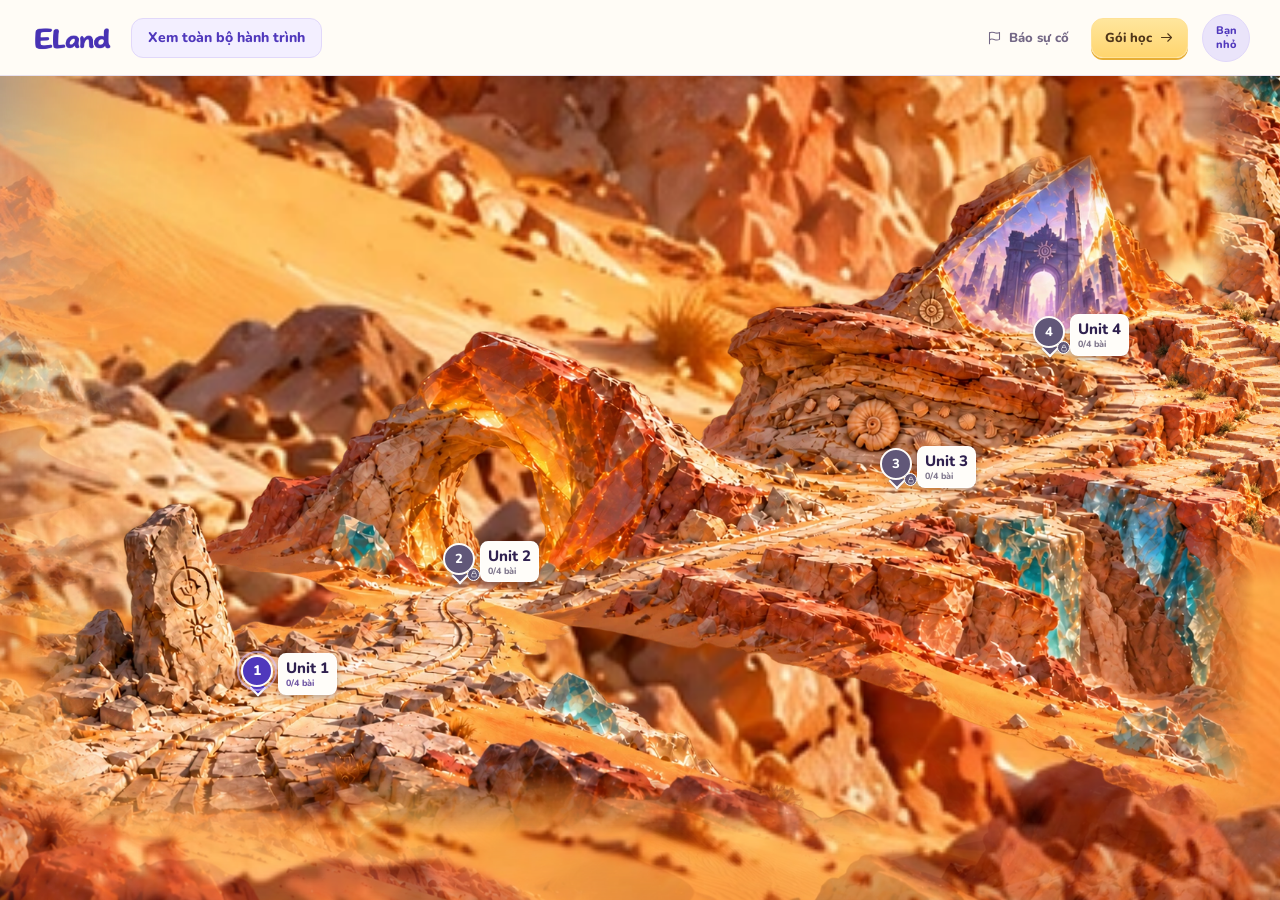
<file: maps/08-map-prea2-vuong-quoc-pha-le-20-unit.html>
<!doctype html>
<html lang="vi">
<head>
<meta charset="utf-8"><meta name="viewport" content="width=device-width,initial-scale=1,viewport-fit=cover">
<meta http-equiv="Content-Security-Policy" content="default-src 'none'; img-src 'self' data:; font-src 'self' data:; style-src 'self' 'unsafe-inline'; script-src 'self' 'unsafe-inline'; connect-src 'none'; base-uri 'none'; form-action 'none'">
<title>Vương quốc Núi Pha Lê · Pre A2 · Hành trình 20 Unit</title>
<style>
@font-face{font-family:Wonder;src:url('../assets/a5906e15ceb68f73d3b2c207.woff2')}@font-face{font-family:Wonder;src:url('../assets/2a755616268a9285541121f1.woff2');unicode-range:U+0102-0103,U+0110-0111,U+0128-0129,U+0168-0169,U+01A0-01A1,U+01AF-01B0,U+0300-0301,U+0303-0304,U+0308-0309,U+0323,U+0329,U+1EA0-1EF9,U+20AB}
*{box-sizing:border-box}html,body{margin:0;height:100%;overflow:hidden}body{font-family:Wonder,'Segoe UI',sans-serif;color:#271952;background:#302757}button,input{font:inherit}button{cursor:pointer;color:inherit}button:disabled{cursor:default;opacity:.4}button:focus-visible,input:focus-visible,.stage:focus-visible{outline:3px solid #f2ce64;outline-offset:4px}button,svg{touch-action:manipulation}svg{width:22px;height:22px;fill:none;stroke:currentColor;stroke-width:1.7;stroke-linecap:round;stroke-linejoin:round;flex-shrink:0}button svg{pointer-events:none}button span{pointer-events:none}[hidden]{display:none!important}.icons{position:absolute;width:0;height:0;overflow:hidden}.sr-only{position:absolute;width:1px;height:1px;overflow:hidden;clip-path:inset(50%)}
.topbar{height:76px;background:#fffcf6;display:flex;align-items:center;justify-content:space-between;padding:0 30px;gap:22px;border-bottom:1px solid #e8e1ed;position:relative;z-index:30}.brand{display:flex;align-items:center;gap:13px}.brand-mark{display:grid;place-items:center;width:45px;height:45px;border-radius:50%;background:#312064;outline:1px solid #6e5995;outline-offset:3px;color:#fff1b1}.brand-mark svg{width:30px;height:30px;stroke-width:1}.brand h1{font-family:Georgia,'Times New Roman',serif;font-size:25px;margin:0 0 3px;font-weight:700;letter-spacing:-.5px}.brand div>span{display:flex;align-items:center;gap:9px;font-size:10px;font-weight:800;letter-spacing:1.8px;color:#857696}.brand i{width:3px;height:3px;background:#a295ab;border-radius:100%}.header-actions{display:flex;align-items:center;gap:22px}.total{display:flex;position:relative;align-items:baseline;gap:3px;padding-bottom:9px;font-size:13px}.total strong{font-size:18px}.total-track{position:absolute;bottom:0;left:0;width:100%;height:3px;background:#e6e0ef;border-radius:3px;overflow:hidden}.total-track i{display:block;height:100%;background:#7b4dc1;width:5%}.avatar{width:39px;height:39px;border-radius:50%;border:1px solid #bcaae0;background:#e5dbf6;color:#5c3b99;font-size:10px;font-weight:900}
.stage{height:calc(100dvh - 76px);height:calc(100vh - 76px);position:relative;overflow:hidden;touch-action:none;isolation:isolate;cursor:grab;background:radial-gradient(ellipse at 50% 75%,#ccbee4 0,transparent 65%),linear-gradient(#4d4688,#8c83bd 42%,#b5a8cf 75%,#d5c5e5)}.stage.dragging{cursor:grabbing}.world{position:absolute;left:0;top:0;transform-origin:0 0;pointer-events:none;will-change:transform}.tile{position:absolute;display:block;max-width:none;width:1672px;height:941px;user-select:none;mask-image:linear-gradient(to right,transparent,#000 40px,#000 calc(100% - 40px),transparent),linear-gradient(to bottom,transparent,#000 15px,#000 calc(100% - 40px),transparent);mask-composite:intersect}.tile.future{filter:saturate(.88) brightness(.91)}.pins,.overview-labels{position:absolute;inset:0;pointer-events:none;z-index:3}.pin{position:absolute;left:0;top:0;width:46px;height:50px;border:0;padding:0;background:none;transform:translate(-50%,-100%);pointer-events:auto;filter:drop-shadow(0 3px 5px #17123677);will-change:left,top}.pin-disc{display:grid;place-items:center;position:absolute;top:0;left:2px;width:42px;height:42px;border:2px solid #fffaf4;border-radius:50%;background:#584e75;color:#fff;font-size:19px;font-weight:900;z-index:1}.pin:after{content:'';position:absolute;width:14px;height:14px;background:#584e75;bottom:5px;left:16px;transform:rotate(45deg);border-right:2px solid #fffaf4;border-bottom:2px solid #fffaf4}.pin.active .pin-disc,.pin.active:after{background:#8a3ef0}.pin.done .pin-disc,.pin.done:after{background:#36ab8b}.pin.done svg{width:23px;height:23px;stroke-width:3}.pin.selected{filter:drop-shadow(0 0 10px #f6e0ff)}.pin.selected .pin-disc{outline:4px solid #d9c4ff66;outline-offset:3px}.pin.active:before{content:'';position:absolute;inset:-9px -9px 0;border-radius:50%;border:1px solid #e6cbff99;animation:breathe 3s ease-in-out infinite}.pin-caption{position:absolute;white-space:nowrap;top:50%;left:51px;padding:5px 10px;border-radius:8px;background:#fffcf5;font-size:11px;font-weight:900;box-shadow:0 3px 14px #30245733;opacity:0;transition:opacity .15s;color:#3f245f;pointer-events:none}.pin:hover .pin-caption,.pin:focus-visible .pin-caption,.pin.active .pin-caption{opacity:1}.pin.locked .pin-disc{background:#615778;font-size:16px}.pin.locked:after{background:#615778}.pin-lock{position:absolute;right:-5px;bottom:9px;width:17px;height:17px;border-radius:50%;border:1px solid #fff;background:#625776;display:grid;place-items:center;z-index:2;color:#fff}.pin-lock svg{width:11px;height:11px;stroke-width:1.7}
.ui{cursor:auto}.location{position:absolute;top:22px;left:27px;background:#fffaf0ef;backdrop-filter:blur(12px);border:1px solid #fff8;border-radius:13px;padding:14px 18px;min-width:210px;box-shadow:0 7px 30px #352d5422;pointer-events:none;z-index:5}.eyebrow{font-size:10px;font-weight:900;letter-spacing:1.3px;color:#86629f;text-transform:uppercase}.location h2{font-family:Georgia,serif;font-size:20px;line-height:1.2;margin:5px 0}.location>span:last-child{font-size:11px;color:#8c7c97}.quest{position:absolute;right:26px;top:23px;display:flex;align-items:center;gap:9px;padding:10px 17px;border:1px solid #d8bbef55;border-radius:24px;background:#33215cbf;backdrop-filter:blur(12px);color:#fff4dd;font-size:12px;font-weight:800;z-index:5}.quest svg{color:#e7bb66;width:20px;height:20px}.edge-nav{position:absolute;top:49%;width:36px;height:65px;border:1px solid #fff5;border-radius:12px;background:#24194b55;backdrop-filter:blur(10px);color:#fff;z-index:5}.edge-nav.prev{left:15px}.edge-nav.next{right:15px}.prev svg{transform:rotate(180deg)}.edge-nav:disabled{opacity:0;pointer-events:none}.unit-card{position:absolute;bottom:100px;right:26px;width:295px;padding:22px 23px 20px;border:1px solid #fff;border-radius:17px;background:#fffcf6f5;box-shadow:0 10px 45px #24194b33;backdrop-filter:blur(15px);z-index:8;cursor:auto}.card-close{position:absolute;right:8px;top:8px;display:grid;place-items:center;width:28px;height:28px;background:none;border:0;color:#a694b7}.card-close svg{width:15px;height:15px}.unit-card>.eyebrow{font-size:9px;display:block;max-width:230px;line-height:1.6}.unit-card h2{font-family:Georgia,'Times New Roman',serif;font-size:29px;letter-spacing:-.6px;margin:7px 0;line-height:1.1}.unit-card p{font-size:12px;color:#867591;line-height:1.6;margin:9px 0 13px}.primary{border:0;background:linear-gradient(110deg,#8b47e7,#6636bd);color:#fff;display:flex;align-items:center;justify-content:center;gap:10px;border-radius:9px;min-height:44px;padding:11px 18px;width:100%;font-weight:800;font-size:14px;box-shadow:0 4px 10px #6a36b322}.primary svg{width:20px;height:20px}.unit-card.locked .primary{background:#ede6f5;color:#593f7c;box-shadow:none}.lesson-progress{display:flex;gap:4px;margin:0 0 14px}.lesson-progress i{height:7px;border-radius:5px;flex:1;background:#e0d2f0}.lesson-progress i.filled{background:#8450d5}.resume{position:absolute;right:26px;bottom:101px;display:flex;align-items:center;gap:9px;border:1px solid #fff8;background:#fffcf0f5;padding:11px 14px;border-radius:12px;font-size:12px;font-weight:900;box-shadow:0 6px 24px #30204e33;z-index:6}.resume svg{width:18px;height:18px}
.zone-nav{position:absolute;left:50%;bottom:20px;transform:translateX(-50%);display:flex;gap:5px;padding:6px;border-radius:14px;background:#22163dbf;backdrop-filter:blur(15px);border:1px solid #fff3;z-index:9}.zone-tab{border:0;color:#eadff4;min-width:39px;min-height:36px;padding:8px 12px;border-radius:9px;background:transparent;font-size:11px;font-weight:800;white-space:nowrap;display:flex;align-items:center;gap:7px}.zone-tab b{display:grid;place-items:center;font-size:10px;font-weight:800;border:1px solid #fff4;border-radius:50%;width:20px;height:20px}.zone-tab[aria-current=true]{background:#fffcf2;color:#3f245f}.zone-tab[aria-current=true] b{border-color:#bda3d3}.zone-tab:not([aria-current=true]) span{display:none}.dock{position:absolute;left:27px;bottom:26px;display:flex;align-items:center;padding:3px 7px;background:#fffcf2ed;border:1px solid #fff8;backdrop-filter:blur(16px);border-radius:12px;box-shadow:0 6px 25px #39275533;z-index:9;gap:0}.dock button{height:36px;min-width:34px;display:flex;align-items:center;justify-content:center;gap:6px;background:none;border:0;border-radius:6px;color:#3e256b}.dock button svg{width:17px;height:17px}.dock button:hover{background:#e8ddf3}.dock button span{font-size:11px;font-weight:900}.dock i{height:19px;width:1px;background:#d9cce5;margin:0 7px}.dock output{font-weight:900;font-size:11px;min-width:42px;text-align:center}.drag-hint{position:absolute;left:27px;bottom:83px;color:#fff5ec;text-shadow:0 1px 8px #27183e;font-size:10px;pointer-events:none;font-weight:700}.drag-hint span{padding:0 6px;opacity:.5}.overview-hint{position:absolute;left:0;right:0;top:13%;text-align:center;pointer-events:none;color:#fff7ef}.overview-hint .eyebrow{color:#e9d4fa}.overview-hint h2{font-family:Georgia,serif;font-size:36px;letter-spacing:-1px;margin:9px 0}.overview-hint p{font-size:12px;opacity:.8}.overview-mode .location,.overview-mode .quest,.overview-mode .edge-nav,.overview-mode .unit-card,.overview-mode .resume{display:none!important}.zone-badge{position:absolute;pointer-events:auto;transform:translate(-50%,-100%);border:1px solid #f9eaff88;background:#fff9f0ee;border-radius:10px;padding:10px 15px;box-shadow:0 5px 25px #30245344;text-align:left;max-width:180px}.zone-badge strong{font-family:Georgia,serif;display:block;font-size:14px;line-height:1.2}.zone-badge span{display:block;font-size:10px;margin-top:4px;color:#876a9c}.toast{position:absolute;bottom:100px;left:50%;transform:translateX(-50%);padding:10px 17px;border-radius:10px;background:#201839ec;color:#fff;font-size:12px;z-index:11;max-width:85%;text-align:center;pointer-events:none}
.overlay{position:fixed;inset:0;z-index:50;display:flex;align-items:center;justify-content:center;padding:22px}.backdrop{position:absolute;inset:0;background:#1a123476;backdrop-filter:blur(8px)}.dialog{position:relative;width:min(570px,100%);max-height:88vh;overflow:auto;background:#fffcf6;border:1px solid #fffd;border-radius:22px;padding:34px;box-shadow:0 25px 100px #100c3477}.dialog>h2{font-family:Georgia,serif;font-size:31px;letter-spacing:-.6px;margin:8px 0 24px}.dialog-close{position:absolute;right:15px;top:15px;display:grid;place-items:center;width:30px;height:30px;background:#f0e9f5;border:0;border-radius:50%}.dialog-close svg{width:17px;height:17px}.dialog p{font-size:13px;line-height:1.8;color:#7c6b8b}.text-button{border:0;background:none;padding:8px 0;text-decoration:underline;color:#7d4eb1;font-size:12px}.story-emblem{display:grid;place-items:center;width:70px;height:70px;margin:0 auto 25px;background:#eee4f5;border-radius:50%;color:#9c7027}.story-emblem svg{width:40px;height:40px;fill:#f7d684;stroke:#9c7027}.dialog.story{text-align:center}.handoff-caption{font-size:11px!important;padding:13px;background:#f1ebf5;border-radius:9px}.loading-message{position:absolute;inset:40%;color:white;text-align:center}
.zone-badge{width:clamp(55px,15vw,180px)}
.brand h1{margin:0}
#atmosphere{position:absolute;inset:0;width:100%;height:100%;display:block;pointer-events:none;max-width:none;fill:none;stroke:none;overflow:hidden}
#world #world-bridges{overflow:hidden}#world .tile.future{filter:drop-shadow(0 18px 24px #35204b33)}
#world-bridge-art{display:none}
#world-background{position:absolute;max-width:none;object-fit:fill;pointer-events:none}#world-bridges{position:absolute;max-width:none;overflow:visible;pointer-events:none;stroke:none;fill:none;flex-shrink:initial}.tile{mask-image:none;filter:drop-shadow(0 18px 24px #35204b33);transform-origin:center}.tile.future{filter:saturate(.9) brightness(.94) drop-shadow(0 18px 24px #35204b33)}
.overview-hint{left:27px;right:auto;top:auto;bottom:87px;text-align:left}.overview-hint h2,.overview-hint p{display:none}.overview-hint .eyebrow{font-size:9px;color:#fff3e8;text-shadow:0 1px 5px #33224e}.overview-mode .drag-hint{display:none}.overview-mode .zone-badge{background:#fffcf1e0;border-color:#fff8;box-shadow:0 3px 15px #37214b33;padding:8px 12px;max-width:172px}.overview-mode .zone-badge strong{font-size:13px}.overview-mode .zone-badge span{font-size:9px}
@media(min-width:651px) and (max-width:850px){.dock{bottom:82px}.unit-card,.resume{bottom:145px}.drag-hint{bottom:137px}.zone-nav{left:20px;right:auto;transform:none}.toast{bottom:146px}}
@keyframes breathe{50%{transform:scale(1.08);opacity:.25}}@media(prefers-reduced-motion:reduce){*,*:before,*:after{animation:none!important;transition:none!important;scroll-behavior:auto!important}}
@media(min-width:1500px){.zone-tab:not([aria-current=true]) span{display:block}.zone-nav{left:auto;right:26px;transform:none}.unit-card{bottom:105px;width:320px}.unit-card h2{font-size:33px}}
@media(max-width:1050px){.zone-nav{left:auto;right:20px;transform:none}.unit-card{right:20px;bottom:93px;width:265px;padding:18px}.zone-tab{padding:7px 9px}.zone-tab span{max-width:145px;overflow:hidden;text-overflow:ellipsis}.dock{left:20px}.location{left:20px}.quest{right:20px;max-width:240px;font-size:11px}.drag-hint{left:20px}}
@media(max-width:650px){.topbar{height:66px;padding:0 17px;gap:8px}.brand{gap:9px}.brand-mark{width:32px;height:32px;outline-offset:2px}.brand-mark svg{width:24px;height:24px}.brand h1{font-size:18px;letter-spacing:-.6px}.brand div>span{font-size:8px;letter-spacing:1px}.brand div>span i,.brand div>span i+span{display:none}.header-actions{gap:11px}.total{font-size:9px;padding-bottom:6px}.total strong{font-size:13px}.avatar{display:none}.stage{height:calc(100dvh - 66px)}.location{left:14px;top:14px;padding:11px 13px;min-width:165px;max-width:66%}.location h2{font-size:17px}.location .eyebrow{font-size:8px}.location>span:last-child{font-size:10px}.quest{top:17px;right:14px;padding:9px;border-radius:50%}.quest>span{display:none}.quest svg{width:20px;height:20px}.edge-nav{width:29px;height:50px;top:44%}.edge-nav.prev{left:7px}.edge-nav.next{right:7px}.unit-card{left:14px;right:14px;bottom:118px;width:auto;padding:16px 18px;max-width:400px}.unit-card h2{font-size:25px;margin:5px 0}.unit-card p{font-size:11px;margin:6px 0 10px}.unit-card .primary{min-height:39px;padding:8px}.lesson-progress{margin-bottom:10px}.zone-nav{left:14px;right:14px;bottom:14px;justify-content:space-between;padding:5px;gap:0;border-radius:11px}.zone-tab{padding:6px;min-width:31px;min-height:30px;gap:5px}.zone-tab span{max-width:122px;font-size:9px}.zone-tab b{width:19px;height:19px}.dock{bottom:66px;left:50%;transform:translateX(-50%);border-radius:9px;padding:2px 5px;white-space:nowrap}.dock button{height:31px;min-width:30px}.dock output{min-width:37px}.dock i{margin:0 5px}.drag-hint{bottom:109px;left:14px;font-size:9px}.card-is-open .drag-hint{display:none}.resume{right:14px;bottom:118px;font-size:11px}.toast{bottom:123px;font-size:11px}.pin{transform:translate(-50%,-100%) scale(.88);transform-origin:bottom center}.overview-hint{top:16%}.overview-hint h2{font-size:27px}.overview-hint .eyebrow{font-size:8px}.zone-badge{max-width:100px;padding:7px 9px}.zone-badge strong{font-size:10px}.zone-badge span{font-size:8px}.dialog{padding:27px 23px}.dialog>h2{font-size:27px}}

</style>
<style>
/* Existing ELand brand assets; no generated substitute wordmark. */
@font-face{font-family:Nunito;font-style:normal;font-weight:400;font-display:swap;src:url('../assets/a5906e15ceb68f73d3b2c207.woff2')}
@font-face{font-family:Nunito;font-style:normal;font-weight:400;font-display:swap;src:url('../assets/2a755616268a9285541121f1.woff2');unicode-range:U+0102-0103,U+0110-0111,U+0128-0129,U+0168-0169,U+01A0-01A1,U+01AF-01B0,U+0300-0301,U+0303-0304,U+0308-0309,U+0323,U+0329,U+1EA0-1EF9,U+20AB}
@font-face{font-family:Nunito;font-style:normal;font-weight:600;font-display:swap;src:url('../assets/45f437de32ff5973eb5616b4.woff2')}
@font-face{font-family:Nunito;font-style:normal;font-weight:600;font-display:swap;src:url('../assets/cf95b95d712b0185f0e61550.woff2');unicode-range:U+0102-0103,U+0110-0111,U+0128-0129,U+0168-0169,U+01A0-01A1,U+01AF-01B0,U+0300-0301,U+0303-0304,U+0308-0309,U+0323,U+0329,U+1EA0-1EF9,U+20AB}
@font-face{font-family:Nunito;font-style:normal;font-weight:800;font-display:swap;src:url('../assets/2363d3ed037283ebb961e8c4.woff2')}
@font-face{font-family:Nunito;font-style:normal;font-weight:800;font-display:swap;src:url('../assets/fac6740eb7a0d5627c287a82.woff2');unicode-range:U+0102-0103,U+0110-0111,U+0128-0129,U+0168-0169,U+01A0-01A1,U+01AF-01B0,U+0300-0301,U+0303-0304,U+0308-0309,U+0323,U+0329,U+1EA0-1EF9,U+20AB}
:root{--eland-purple:#5038BC;--eland-lavender:#EAE4FA;--eland-lime:#D9EF82}
body,.brand h1,.location h2,.unit-card h2,.overview-hint h2,.zone-badge strong,.dialog>h2{font-family:Nunito,'Segoe UI',sans-serif}
.location h2,.unit-card h2,.overview-hint h2,.zone-badge strong,.dialog>h2{font-weight:800}
.brand{gap:0}.brand h1{margin:0;line-height:1}.brand-logo{display:block;width:148px;height:auto;max-width:none;object-fit:contain}
.topbar{color:var(--eland-purple)}.topbar .total-track{background:var(--eland-lavender)}.topbar .total-track i{background:var(--eland-purple)}.topbar .avatar{background:var(--eland-lavender);color:var(--eland-purple);border-color:var(--eland-lavender)}
@media(max-width:650px){.brand-logo{width:116px}}

/* Map banner: brand, whole journey, learner account. */
.topbar{gap:16px}.banner-start{display:flex;align-items:center;gap:28px;min-width:0}.topbar .brand-logo{width:104px}.journey-button{min-height:42px;padding:9px 17px;border:1px solid #ded5f5;border-radius:12px;background:#f4f0fd;color:var(--eland-purple);font-size:14px;font-weight:800;line-height:1.25}.journey-button:hover{background:var(--eland-lavender)}.account{position:relative;flex-shrink:0}.account-trigger{display:flex;align-items:center;justify-content:center;width:56px;height:56px;min-height:56px;padding:6px;border:1px solid #ded5f5;border-radius:50%;background:var(--eland-lavender);color:var(--eland-purple);font-size:12px;font-weight:800}.account-trigger span{max-width:100%;white-space:normal;overflow-wrap:anywhere;line-height:1.2;text-align:center}.account-menu{position:absolute;right:0;top:calc(100% + 10px);width:170px;padding:6px;background:#fffcf6;border:1px solid #e3daf6;border-radius:14px;box-shadow:0 10px 32px #34235b26}.account-menu a,.account-menu button{display:block;width:100%;padding:11px 13px;border:0;border-radius:9px;background:transparent;color:var(--eland-purple);font:800 14px Nunito,'Segoe UI',sans-serif;text-align:left;text-decoration:none;cursor:pointer}.account-menu a:hover,.account-menu button:hover{background:#f1ecfc}.topbar button:focus-visible,.account-menu a:focus-visible{outline:3px solid var(--eland-purple);outline-offset:3px}.dock .map-info{font-size:15px;font-weight:800}
@media(max-width:650px){.topbar{padding:0 12px;gap:8px}.banner-start{gap:10px}.topbar .brand-logo{width:76px}.journey-button{max-width:132px;min-height:40px;padding:7px 10px;font-size:11px}.account-trigger{width:44px;height:44px;min-height:44px;padding:4px;font-size:10px}}
@media(max-width:360px){.topbar{padding:0 10px}.banner-start{gap:8px}.topbar .brand-logo{width:65px}.journey-button{max-width:116px}}

/* Round Unit button with a separate, always-visible name and lesson count. */
.pin{display:block;width:44px;max-width:none;height:44px;min-height:44px;padding:0;border:0;border-radius:50%;background:none;box-shadow:none;filter:drop-shadow(0 2px 3px #17123633);transform:translate(-50%,-100%);text-align:left}
.pin .pin-disc{position:absolute;top:3px;left:6px;width:32px;height:32px;border:2px solid #fffdf9;font-size:14px}
.pin.active:before{display:none}
.pin:after{display:block;top:30px;bottom:auto;left:17px;width:10px;height:10px;border-right:2px solid #fffdf9;border-bottom:2px solid #fffdf9;z-index:0}
.pin.done svg{width:18px;height:18px}
.pin.locked .pin-disc{font-size:13px}
.pin .pin-lock{right:1px;left:auto;bottom:3px;width:13px;height:13px}
.pin .pin-lock svg{width:8px;height:8px}
.pin.selected{filter:drop-shadow(0 2px 3px #17123633);border:0;box-shadow:none}
.pin.selected .pin-disc{outline:2px solid #d9c4ff99;outline-offset:2px}
.pin-copy{position:absolute;top:50%;left:43px;transform:translateY(-50%);display:flex;flex-direction:column;gap:2px;width:max-content;max-width:150px;padding:5px 7px;border:1px solid #ffffffb3;border-radius:8px;background:#fffdf9;box-shadow:0 2px 6px #211a391a;pointer-events:auto}
.pin-name{display:block;white-space:normal;overflow-wrap:normal;font-size:11px;font-weight:800;line-height:1.2;color:#30214f}
.pin-progress{font-size:9px;font-weight:700;line-height:1.1;color:#7259a5;white-space:nowrap}
.pin.done .pin-progress{color:#27866d}
.pin.locked .pin-progress{color:#82798e}
.pin:hover,.pin:focus-visible{z-index:4}
@media(max-width:650px){.pin{transform:translate(-50%,-100%);transform-origin:bottom center}.pin-copy{max-width:132px}}

/* Unit lesson picker: green completed rows and a selection-dependent CTA. */
.dialog.unit-lessons{width:min(460px,100%);padding:28px 26px 24px;border-radius:24px;background:#fff}
.unit-lessons>#dialog-kicker{display:block;text-align:center;color:#7863d0;font-size:10px;letter-spacing:1.2px;font-weight:800;padding:8px 28px 0}
.unit-lessons>#dialog-title{margin:9px 20px 10px;text-align:center;font-size:24px;line-height:1.25}
.unit-lessons .unit-lessons-intro{margin:0 0 20px;text-align:center;font-size:12px;line-height:1.6;color:#80758d}
.unit-lesson-list{display:flex;flex-direction:column;gap:9px}
.unit-lesson{display:flex;align-items:center;gap:12px;width:100%;min-height:58px;padding:10px 12px;border:2px solid transparent;border-radius:13px;background:#f0edfc;color:#5038bc;text-align:left;transition:border-color .15s,box-shadow .15s}
.unit-lesson-number{display:grid;place-items:center;flex-shrink:0;width:31px;height:31px;border-radius:10px;background:#6750d5;color:#fff;font-size:14px;font-weight:800}
.unit-lesson-copy{display:flex;flex-direction:column;gap:3px;min-width:0}
.unit-lesson-label{font-size:11px;font-weight:800;line-height:1.1}
.unit-lesson-name{font-size:13px;font-weight:800;line-height:1.25}
.unit-lesson.is-complete{background:#e6f5ed;color:#21694e}
.unit-lesson.is-complete .unit-lesson-number{background:#309d74}
.unit-lesson-check{display:grid;place-items:center;margin-left:auto;flex-shrink:0;color:#27865f}
.unit-lesson-check svg{width:21px;height:21px;stroke-width:2.8}
.unit-lesson[aria-pressed="true"]{border-color:#7155ce;box-shadow:0 0 0 2px #e8e1fa}
.unit-lesson.is-complete[aria-pressed="true"]{border-color:#309d74;box-shadow:0 0 0 2px #d6eee2}
.unit-lesson:disabled{opacity:.65}
.unit-lessons #unit-lesson-action{width:100%;min-height:46px;margin-top:18px;justify-content:center;background:#5942c8;color:#fff;border:0;border-radius:12px;font-weight:800}
.unit-lessons #unit-lesson-feedback{margin:12px 0 0;text-align:center;color:#665585;font-size:11px}
.unit-lessons #unit-lesson-feedback:empty{display:none}
@media(max-width:650px){.dialog.unit-lessons{padding:23px 18px 20px}.unit-lessons>#dialog-title{font-size:22px}.unit-lesson{min-height:55px}}
@media(prefers-reduced-motion:reduce){.unit-lesson{transition:none}}

</style>
<style>
/* Desert artwork; ELand logo, Nunito and brand purple remain consistent. */
body{background:#b48458}.stage{background:#b48458}.world{width:1px;height:1px;overflow:visible}
#world-ground{position:absolute;max-width:none;stroke:none;fill:none;pointer-events:none;overflow:hidden}
#world-districts{position:absolute;max-width:none;stroke:none;fill:none;pointer-events:none;overflow:visible}#world .tile{display:none!important}
#world .tile,#world .tile.future{filter:none;transform-origin:center}
.location{max-width:350px}.location h2{font-size:19px}.location .eyebrow{color:#8f612c}
.quest{background:#4a3027df;border-color:#ffda9555}.quest svg{color:#ffe2a0}
.pin.active .pin-disc,.pin.active:after{background:#5038BC}.pin.done .pin-disc,.pin.done:after{background:#38846c}
.primary{background:#5038BC}.total-track{background:#EAE4FA}.total-track i{background:#5038BC}
.zone-nav{max-width:calc(100% - 32px);overflow-x:auto;scrollbar-width:none;white-space:nowrap;right:20px;left:auto;transform:none;background:#4a3027ed}
.zone-tab{flex-shrink:0}.zone-tab:not([aria-current=true]) span{display:none!important}.zone-tab span{max-width:145px;overflow:hidden;text-overflow:ellipsis}
.zone-tab[aria-current=true]{color:#5038BC;background:#fff9ef}.zone-badge{border-color:#ebc794;background:#fffaf2ef}
.overview-mode .zone-badge{background:#fffaf2ed}.overview-hint .eyebrow{color:#fff8e8}.story-emblem{background:#f4e3c3;color:#8f612c}.story-emblem svg{fill:#ffe2a0;stroke:#8f612c}
.unit-card>.eyebrow{max-width:245px}
.resume{color:#fff;background:#5038BC;border-color:#c8baf1}.overview-mode .resume{display:flex!important}
@media(min-width:651px) and (max-width:1100px){.dock{bottom:78px}.drag-hint{bottom:130px}.unit-card,.resume{bottom:135px}.zone-nav{right:20px;bottom:20px}}
@media(max-width:650px){.zone-nav{left:12px;right:12px;max-width:none;justify-content:space-between}.zone-tab{min-width:28px;padding:5px}.zone-tab span{display:none!important}.zone-tab b{width:20px;height:20px}.location{max-width:76%;min-width:155px}.location h2{font-size:16px}.overview-mode .zone-badge{max-width:112px;width:112px;padding:7px}.overview-mode .zone-badge strong{font-size:10px}}

</style>
<style>
/* Centered level, full map artwork and one centered discovery action. */
.overlay.journey-overlay{padding:32px}
.journey-overlay .backdrop{background:#21173b52;backdrop-filter:blur(3px)}
.dialog.journey{display:flex;flex-direction:column;width:min(700px,calc(100vw - 64px));max-height:calc(100dvh - 96px);padding:0;background:#fff;border:1px solid #ffffffb3;border-radius:26px;overflow:hidden;box-shadow:0 28px 90px #1b103d4d,0 8px 24px #1b103d24}
.dialog.journey>#dialog-kicker{display:none}
.dialog.journey>#dialog-title{position:relative;flex-shrink:0;margin:0;padding:23px 64px 5px;max-width:none;border:0;background:none;color:#34214f;font-size:24px;font-weight:800;line-height:1.3;letter-spacing:-.5px;text-align:center;box-shadow:none}
.dialog.journey>#dialog-body{display:flex;flex-direction:column;min-height:0}
.journey #journey-world{flex-shrink:0;margin:0;padding:0 48px 18px;color:#7c6b8b;font-size:15px;font-weight:700;line-height:1.4;text-align:center}
.journey .dialog-close{top:20px;right:20px;z-index:4;width:34px;height:34px;border:1px solid #eae3f6;background:#f5f1fc;color:#432d71}
.journey .dialog-close:hover{background:#ece5f8}
.journey-carousel{position:relative;flex:0 1 auto;height:clamp(220px,34dvh,300px);min-height:0}
.journey-picture{position:relative;height:100%;min-width:0;overflow:hidden;background:#e8e1f4;isolation:isolate}
.journey-picture img{display:block;width:100%;height:100%;user-select:none}
.journey-picture .journey-art-backdrop{position:absolute;inset:0;object-fit:cover;filter:blur(20px);transform:scale(1.15);opacity:.78;z-index:-1}
.journey-picture #journey-image{position:relative;object-fit:contain;z-index:0}
.journey-picture-shade{position:absolute;inset:0;pointer-events:none;background:linear-gradient(180deg,#25134412 0,transparent 29%,transparent 78%,#2a174713 100%);z-index:1}
.journey-arrow{position:absolute;top:50%;transform:translateY(-50%);z-index:2;display:grid;place-items:center;width:40px;height:40px;border:1px solid #ffffffb8;border-radius:50%;background:#fffffff0;color:#5038bc;box-shadow:0 4px 16px #2314431f;backdrop-filter:blur(10px);transition:background .15s,box-shadow .15s}
#journey-previous{left:18px}#journey-next{right:18px}
.journey-arrow:hover{background:#fff;box-shadow:0 5px 20px #23144330}.journey-arrow svg{width:18px;height:18px}
#journey-previous svg{transform:rotate(180deg)}
.journey-summary{display:flex;flex-shrink:0;align-items:center;justify-content:center;padding:25px 24px 29px}
.journey #journey-explore{position:relative;display:flex;align-items:center;justify-content:center;text-align:center;width:240px;max-width:100%;min-height:48px;margin:0 auto;padding:9px 44px;border:1px solid #5135bd;border-radius:13px;background:linear-gradient(135deg,#6544d5,#5038bc);box-shadow:0 5px 0 #3e2993,0 8px 18px #5038bc24;font-size:14px;font-weight:800;transition:background .15s,box-shadow .15s,transform .15s}
.journey #journey-explore:hover{background:linear-gradient(135deg,#704ee3,#593fca);box-shadow:0 5px 0 #3e2993,0 10px 24px #5038bc35;transform:translateY(-1px)}
.journey #journey-explore:active{transform:translateY(2px);box-shadow:0 2px 0 #3e2993,0 5px 12px #5038bc24}
.journey-cta-arrow{position:absolute;right:10px;top:50%;transform:translateY(-50%);display:grid;place-items:center;width:29px;height:29px;flex-shrink:0;border:1px solid #ffffff1f;border-radius:9px;background:#ffffff15}
.journey-cta-arrow svg{width:17px;height:17px}
@media(max-width:650px){
 .overlay.journey-overlay{padding:16px}.dialog.journey{width:calc(100vw - 32px);max-height:calc(100dvh - 96px);border-radius:22px}
 .dialog.journey>#dialog-title{padding:20px 48px 5px;font-size:20px;letter-spacing:-.3px}
 .journey #journey-world{padding:0 40px 15px;font-size:14px}
 .journey .dialog-close{top:16px;right:14px;width:30px;height:30px}
 .journey-carousel{height:clamp(205px,32dvh,270px)}.journey-arrow{width:34px;height:34px}#journey-previous{left:11px}#journey-next{right:11px}
 .journey-summary{padding:22px 18px 26px}.journey #journey-explore{width:min(260px,100%);min-height:46px;font-size:13px}
}
@media(max-height:560px){.dialog.journey{max-height:calc(100dvh - 48px)}.dialog.journey>#dialog-title{padding-top:17px;padding-bottom:4px;font-size:20px}.journey #journey-world{padding-bottom:12px;font-size:14px}.journey .dialog-close{top:13px}.journey-carousel{height:160px}.journey-summary{padding-top:18px;padding-bottom:22px}.journey #journey-explore{min-height:43px}}
@media(prefers-reduced-motion:reduce){.journey-arrow,.journey #journey-explore{transition:none}}

</style>
<link rel="stylesheet" href="./map-header.css">
</head>
<body data-onboarding-url="../index.html">
<script src="./map-actions.js"></script>
<svg class="icons" aria-hidden="true" xmlns="http://www.w3.org/2000/svg"><defs>
<symbol id="star" viewBox="0 0 24 24"><path d="m12 2 2.5 6.8 7.3.3-5.7 4.6 1.9 7.1-6-4-6 4 1.9-7.1L2.2 9.1l7.3-.3Z"/></symbol>
<symbol id="target" viewBox="0 0 24 24"><circle cx="12" cy="12" r="7"/><circle cx="12" cy="12" r="2"/><path d="M12 1v4m0 14v4M1 12h4m14 0h4"/></symbol>
<symbol id="fit" viewBox="0 0 24 24"><path d="M8 3H3v5m13-5h5v5M3 16v5h5m13-5v5h-5"/></symbol>
<symbol id="plus" viewBox="0 0 24 24"><path d="M12 5v14M5 12h14"/></symbol>
<symbol id="minus" viewBox="0 0 24 24"><path d="M5 12h14"/></symbol>
<symbol id="close" viewBox="0 0 24 24"><path d="m6 6 12 12M6 18 18 6"/></symbol>
<symbol id="arrow" viewBox="0 0 24 24"><path d="M4 12h16m-6-6 6 6-6 6"/></symbol>
<symbol id="check" viewBox="0 0 24 24"><path d="m5 12 4 4L19 6"/></symbol>
<symbol id="lock" viewBox="0 0 24 24"><rect x="5" y="10" width="14" height="11" rx="3"/><path d="M8 10V7a4 4 0 0 1 8 0v3"/></symbol>
<symbol id="chevron" viewBox="0 0 24 24"><path d="m9 5 7 7-7 7"/></symbol>
<symbol id="map-report-flag" viewBox="0 0 24 24"><path d="M4 22V4m0 1c5-5 9 3 16-1v11c-7 4-11-4-16 1" stroke-linecap="round" stroke-linejoin="round"/></symbol>
</defs></svg>
<header class="topbar"><div class="banner-start"><div class="brand"><h1><img class="brand-logo" data-brand-logo="eland-logo" src="../assets/f38871835347383c43292fa0.png" alt="ELand" width="2164" height="727"></h1></div><button id="journey-open" class="journey-button" type="button">Xem toàn bộ hành trình</button></div><div class="map-header-actions"><button id="map-report-open" class="map-report-trigger" type="button"><svg aria-hidden="true"><use href="#map-report-flag"/></svg>Báo sự cố</button><button id="map-pricing-open" class="map-pricing-trigger" type="button">Gói học <svg aria-hidden="true"><use href="#arrow"/></svg></button><div id="account" class="account"><button id="account-open" class="account-trigger" type="button" aria-expanded="false" aria-controls="account-menu"><span id="learner-name">Bạn nhỏ</span></button><nav id="account-menu" class="account-menu" aria-label="Tài khoản" hidden><a id="account-profile" href="./10-tien-do.html?map=pre-a2">Hồ sơ</a><button id="account-logout" type="button">Đăng xuất</button></nav></div></div></header>
<main id="stage" class="stage" tabindex="0" role="region" aria-label="Bản đồ 20 Unit, kéo để khám phá" aria-describedby="keyboard-help">
<p class="sr-only" id="keyboard-help">Kéo để di chuyển. Dùng hai ngón tay để thu phóng. Phím mũi tên di chuyển, cộng trừ thu phóng, Home xem toàn cảnh, End về Unit đang học. Tab để chọn Unit; Escape đóng bảng.</p>
<svg id="atmosphere" xmlns="http://www.w3.org/2000/svg" aria-hidden="true"></svg>
<div id="world" class="world" aria-hidden="true">
<img id="world-background" src="../assets/4f7bb001ff9a37bd1c8ba484.webp" alt="" hidden>
<svg id="world-ground" xmlns="http://www.w3.org/2000/svg" aria-hidden="true"></svg>
<svg id="world-districts" xmlns="http://www.w3.org/2000/svg" aria-hidden="true"></svg>
<img class="tile" data-image="dunes" src="../assets/408e1413b6c09cc55308edc8.webp" width="1672" height="941" alt="" draggable="false">
<img class="tile" data-image="canyon" src="../assets/2c625e6d2f7310c54ab597c2.webp" width="1672" height="941" alt="" draggable="false">
<img class="tile" data-image="geode" src="../assets/284643e910fa366fbbb85700.webp" width="1672" height="941" alt="" draggable="false">
<img class="tile" data-image="salt" src="../assets/5278f8f305eadf6b0c299f82.webp" width="1672" height="941" alt="" draggable="false">
<img class="tile" data-image="summit" src="../assets/0aa0e2a96240bd306926d20c.png" width="1672" height="941" alt="" draggable="false">
<svg id="world-bridges" xmlns="http://www.w3.org/2000/svg" aria-hidden="true"></svg>
<img class="junction-source" data-junction="4-5" src="../assets/58b7ef39bb927c0dd65f64ee.webp" alt="" hidden>
<img class="junction-source" data-junction="8-9" src="../assets/7ae7265c9c631c3327511d03.webp" alt="" hidden>
<img class="junction-source" data-junction="12-13" src="../assets/5c7a4b7a0e4c408c19421686.webp" alt="" hidden>
<img class="junction-source" data-junction="16-17" src="../assets/5e9c9a65c148604cefed734d.webp" alt="" hidden>
</div>
<div id="pins" class="pins"></div><div id="overview-labels" class="overview-labels"></div>
<div id="toast" class="toast ui" role="status" aria-live="polite" hidden></div>
</main>
<div id="overlay" class="overlay" hidden><div id="backdrop" class="backdrop"></div><section id="dialog" class="dialog" role="dialog" aria-modal="true" aria-labelledby="dialog-title" tabindex="-1"><button id="dialog-close" type="button" class="dialog-close" aria-label="Đóng"><svg><use href="#close"/></svg></button><span id="dialog-kicker" class="eyebrow"></span><h2 id="dialog-title"></h2><div id="dialog-body"></div></section></div>
<script>
(function(root){
  'use strict';
  const clamp=(n,a,b)=>Math.min(b,Math.max(a,n));
  const number=(n,fallback)=>Number.isFinite(Number(n))?Number(n):fallback;
  function createModel(){
    const names=['Biển Cát Thủy Tinh','Khe Đá Đổi Màu','Lòng Núi Pha Lê','Hồ Gương Muối','Đỉnh Mặt Trời'];
    const ids=['dunes','canyon','geode','salt','summit'];
    const hints=['Thành phố trong gương đang ở đâu?','Ai đã để lại những dấu tích khổng lồ?','Bí mật nào nằm sâu trong lòng núi?','Cánh cửa dưới hồ dẫn tới đâu?','Lần theo dấu mặt trời tới đỉnh núi.'];
    const anchors=[
      [[315,753],[590,600],[1185,472],[1393,292]],
      [[340,778],[777,552],[1170,400],[1560,235]],
      [[233,725],[615,550],[1035,535],[1485,273]],
      [[243,778],[670,496],[1140,425],[1484,219]],
      [[295,780],[909,490],[1200,490],[1510,183]]
    ];
    const entry=[null,[15,850],[15,805],[15,850],[220,890]];
    const exit=[[1650,445],[1650,195],[1650,280],[1650,80],null];
    const layout=[[0,1400,false],[1600,850,false],[3200,300,false],[3500,-600,true],[1600,-1400,true]];
    const districts=[];
    for(let i=0;i<5;i++){
      districts.push({id:ids[i],index:i,name:names[i],hint:hints[i],x:layout[i][0],y:layout[i][1],flip:layout[i][2],label:[layout[i][0]+836,layout[i][1]+30],width:1672,height:941,entry:entry[i],exit:exit[i],first:i*4+1,last:i*4+4,image:'assets/'+ids[i]+'-cutout.png'});
    }
    const units=districts.flatMap((d,i)=>anchors[i].map((p,j)=>({id:i*4+j+1,title:'Unit '+(i*4+j+1),hasTitle:false,district:i,x:d.x+(d.flip?1672-p[0]:p[0]),y:d.y+p[1]})));
    const bends=[[[1700,1770]],[[3280,1070]],[[5130,610],[5400,440],[5320,270]],[[3340,-430],[3200,-470]]];
    const connections=districts.slice(0,4).map((d,i)=>{
      const points=[dock(d,d.exit),...bends[i],dock(districts[i+1],districts[i+1].entry)];
      const xs=points.map(p=>p[0]),ys=points.map(p=>p[1]),pad=i===3?280:280;
      const x=Math.min(...xs)-pad,y=Math.min(...ys)-pad;
      return {from:i,to:i+1,id:d.last+'-'+districts[i+1].first,patchRect:[x,y,Math.max(...xs)-x+pad,Math.max(...ys)-y+pad],points,stairs:true};
    });
    return {districts,units,connections,bounds:{x:-140,y:-1520,width:5800,height:4100}};
  }
  function createState(saved={}){
    const s={completed:clamp(Math.floor(number(saved.completed,0)),0,20),selected:2};
    Object.defineProperty(s,'active',{get:()=>Math.min(20,s.completed+1)});
    s.selected=clamp(Math.floor(number(saved.selected,s.active)),1,20);
    if(!Number.isFinite(Number(saved.selected))||Number(saved.selected)<1||Number(saved.selected)>20)s.selected=s.active;
    const valid=id=>Number.isInteger(id)&&id>=1&&id<=20;
    s.status=id=>!valid(id)?'locked':id<=s.completed?'done':id===s.active?'active':'locked';
    s.launch=id=>!valid(id)||s.status(id)==='locked'?null:{unitId:id,level:'Pre A2',mode:s.status(id)==='done'?'review':'continue',prototype:true};
    return s;
  }
  function makeCamera(width,height,bounds){
    const c={width:Math.max(1,width),height:Math.max(1,height),bounds,x:0,y:0,scale:.7,max:1.8};
    Object.defineProperty(c,'min',{get:()=>Math.max(.001,Math.min(Math.max(1,c.width-24)/bounds.width,Math.max(1,c.height-24)/bounds.height))});
    c.constrain=()=>{
      c.scale=clamp(number(c.scale,c.min),c.min,c.max);
      const scaledW=bounds.width*c.scale,scaledH=bounds.height*c.scale;
      const limit=(v,lo,size,span)=>span<=size?(size-span)/2-lo*c.scale:clamp(v,size-(lo*c.scale+span)-60,-lo*c.scale+60);
      c.x=limit(c.x,bounds.x,c.width,scaledW);c.y=limit(c.y,bounds.y,c.height,scaledH);return c;
    };
    c.toWorld=(x,y)=>({x:(x-c.x)/c.scale,y:(y-c.y)/c.scale});
    c.focus=(x,y,scale)=>{c.scale=clamp(number(scale,.7),c.min,c.max);c.x=c.width*.5-x*c.scale;c.y=c.height*.5-y*c.scale;return c.constrain();};
    c.fitWorld=()=>c.focus(bounds.x+bounds.width/2,bounds.y+bounds.height/2,c.min);
    c.zoomAt=(scale,x,y)=>{const w=c.toWorld(x,y);c.scale=clamp(number(scale,scale===Infinity?c.max:c.min),c.min,c.max);c.x=x-w.x*c.scale;c.y=y-w.y*c.scale;return c.constrain();};
    c.pan=(dx,dy)=>{c.x+=number(dx,0);c.y+=number(dy,0);return c.constrain();};
    c.resize=(w,h)=>{const p=c.toWorld(c.width/2,c.height/2),wasFit=Math.abs(c.scale-c.min)<.001;c.width=Math.max(1,w);c.height=Math.max(1,h);return wasFit?c.fitWorld():c.focus(p.x,p.y,c.scale);};
    return c.constrain();
  }
  const dock=(d,p)=>[d.x+(d.flip?d.width-p[0]:p[0]),d.y+p[1]];
  const API={createModel,createState,makeCamera,clamp,dock};
  if(typeof module!=='undefined'&&module.exports)module.exports=API;else root.WonderlandModel=API;
})(typeof window==='undefined'?globalThis:window);

</script><script>
(function(root){
 'use strict';
 const path=pts=>pts.map((p,i)=>(i?'L':'M')+p.join(' ')).join(' ');
 function renderDistricts(districts,uris){return districts.map(d=>`<g transform="translate(${d.flip?d.x+d.width:d.x} ${d.y})${d.flip?' scale(-1 1)':''}"><defs><linearGradient id="edge-x-${d.id}"><stop offset="0" stop-color="black"/><stop offset=".055" stop-color="white"/><stop offset=".945" stop-color="white"/><stop offset="1" stop-color="black"/></linearGradient><linearGradient id="edge-y-${d.id}" x2="0" y2="1"><stop offset="0" stop-color="black"/><stop offset=".09" stop-color="white"/><stop offset=".91" stop-color="white"/><stop offset="1" stop-color="black"/></linearGradient><mask id="soft-x-${d.id}"><rect width="1672" height="941" fill="url(#edge-x-${d.id})"/></mask><mask id="soft-y-${d.id}"><rect width="1672" height="941" fill="url(#edge-y-${d.id})"/></mask></defs><g mask="url(#soft-x-${d.id})"><g mask="url(#soft-y-${d.id})"><image data-district="${d.id}" width="1672" height="941" href="${uris[d.id]}"/></g></g></g>`).join('');}
 function renderGround(b,uri){return `<defs><filter id="ground-blend"><feGaussianBlur stdDeviation="130"/></filter><mask id="ground-mask" maskUnits="userSpaceOnUse" x="${b.x}" y="${b.y}" width="${b.width}" height="${b.height}"><rect x="${b.x+100}" y="${b.y+100}" width="${b.width-200}" height="${b.height-200}" fill="white" filter="url(#ground-blend)"/></mask></defs><image href="${uri}" x="${b.x}" y="${b.y}" width="${b.width}" height="${b.height}" preserveAspectRatio="xMidYMid slice" mask="url(#ground-mask)"/>`;}
 // Physical paving guide for imagegen and a fallback during asset preparation. Not a glowing route overlay.
 function renderGuides(edges){return edges.map(e=>{
  const p=path(e.points);return `<g data-connection="${e.id}"><path d="${p}" fill="none" stroke="#9c623b" stroke-width="155" stroke-linecap="round" stroke-linejoin="round"/><path d="${p}" fill="none" stroke="#b97c46" stroke-width="100" stroke-linecap="round" stroke-linejoin="round"/><path d="${p}" fill="none" stroke="#f7d797" stroke-width="82" stroke-linecap="round" stroke-linejoin="round"/><path d="${p}" fill="none" stroke="#ba8a50" stroke-width="82" stroke-dasharray="2 18" stroke-linejoin="round"/></g>`;
 }).join('');}
 function renderJunctionPatches(edges,uris){return edges.map(e=>{
  if(!uris[e.id])return renderGuides([e]);
  const [x,y,w,h]=e.patchRect;
  return `<defs><filter id="feather-${e.id}" filterUnits="userSpaceOnUse" x="${x}" y="${y}" width="${w}" height="${h}"><feGaussianBlur stdDeviation="13"/></filter><mask id="mask-${e.id}" maskUnits="userSpaceOnUse" x="${x}" y="${y}" width="${w}" height="${h}"><g filter="url(#feather-${e.id})"><path d="${path(e.points)}" fill="none" stroke="white" stroke-width="300" stroke-linecap="round" stroke-linejoin="round"/></g></mask></defs><g class="contextual-junction" data-connection="${e.id}"><image href="${uris[e.id]}" x="${x}" y="${y}" width="${w}" height="${h}" preserveAspectRatio="none" mask="url(#mask-${e.id})"/></g>`;
 }).join('');}
 root.WonderlandLandscape={renderGround,renderDistricts,renderGuides,renderJunctionPatches};
})(typeof window==='undefined'?globalThis:window);

</script><script>
(function(root){
 'use strict';
 function getSlices(c,b){
  const p=(id,dx,dy,dw,dh,source,flipX=false,flipY=false)=>({id,x:dx,y:dy,width:dw,height:dh,source,flipX,flipY});
  return [
   p('cover',0,0,c.width,c.height,[0,0,1672,941])
  ];
 }
 function markup(c,b,uri){
  return `<defs><image id="sky-texture" href="${uri}" width="1672" height="941" preserveAspectRatio="none"/></defs>`+getSlices(c,b).map(p=>{
   return `<svg data-sky-slice="${p.id}" x="${p.x}" y="${p.y}" width="${p.width}" height="${p.height}" style="width:${p.width}px;height:${p.height}px" viewBox="${p.source.join(' ')}" preserveAspectRatio="xMidYMid slice" overflow="hidden"><use href="#sky-texture"/></svg>`;
  }).join('');
 }
 function update(nodes,c,b){
  const pieces=getSlices(c,b);
  nodes.forEach((el,i)=>{const p=pieces[i];
   el.setAttribute('x',p.x);el.setAttribute('y',p.y);el.setAttribute('width',p.width);el.setAttribute('height',p.height);
   el.style.width=p.width+'px';el.style.height=p.height+'px';
  });
 }
 const API={getSlices,markup,update};
 if(typeof module!=='undefined'&&module.exports)module.exports=API;else root.WonderlandAtmosphere=API;
})(typeof window==='undefined'?globalThis:window);

</script><script>
(()=>{
  'use strict';
  // Vietnamese names describe the product journey; they are not certification claims.
  const catalog=[
    {id:'pre-a1',level:'Pre A1',name:'Cơ bản',world:'Học viện Ánh Sao',preview:'../assets/332f15d0e32059ea7824ee6c.webp',file:'06d-map-noi-cau-20-unit.html'},
    {id:'a1',level:'A1',name:'Nền tảng',world:'Rừng Thì Thầm',preview:'../assets/6a442fae08bcb59130230ed0.webp',file:'07-map-a1-rung-thi-tham-30-unit.html'},
    {id:'pre-a2',level:'Pre A2',name:'Mở rộng',world:'Vương quốc Núi Pha Lê',preview:'../assets/7d27798280c15c83209a337c.webp',file:'08-map-prea2-vuong-quoc-pha-le-20-unit.html'},
    {id:'a2',level:'A2',name:'Tự tin',world:'Thành phố Phiêu Lưu',preview:'../assets/d07870a1dd560beb6b6e40a4.webp',file:'09-map-a2-thanh-pho-phieu-luu-30-unit.html'}
  ];
  const $=s=>document.querySelector(s);
  let options,index=0;
  function active(){return options&&!$('#overlay').hidden&&$('#dialog').classList.contains('journey');}
  function update(next){
    index=(next+catalog.length)%catalog.length;const item=catalog[index];
    $('#dialog-title').textContent=item.level+' · '+item.name;
    $('#journey-world').textContent=item.world;
    $('#journey-image').setAttribute('src',item.preview);
    $('#journey-image-backdrop').setAttribute('src',item.preview);
    $('#journey-image').setAttribute('alt','Toàn cảnh '+item.world);
    $('#journey-announcement').textContent=item.level+' · '+item.name+' — '+item.world;
  }
  function explore(){
    const item=catalog[index],flow=options.flow==='signup'?'signup':'survey';
    const proceed=window.dispatchEvent(new CustomEvent('wonderland:open-map',{cancelable:true,detail:{level:item.level,levelId:item.id,mode:'explore',flow,prototype:true}}));
    if(proceed===false)return;
    if(item.id===options.current){options.closeDialog();options.fitCurrent();return;}
    window.location.assign(item.file+'?flow='+flow+'#toan-canh');
  }
  function open(config){
    options=config;index=Math.max(0,catalog.findIndex(item=>item.id===config.current));
    config.openDialog('journey','','',`<p id="journey-world"></p><div class="journey-carousel" role="group" aria-roledescription="carousel" aria-label="Bốn thế giới tiếng Anh">
  <div class="journey-picture"><img id="journey-image-backdrop" class="journey-art-backdrop" alt="" aria-hidden="true" draggable="false"><img id="journey-image" width="1024" height="768" alt="" draggable="false"><div class="journey-picture-shade" aria-hidden="true"></div></div>
  <button id="journey-previous" type="button" class="journey-arrow" aria-label="Xem level trước"><svg aria-hidden="true"><use href="#chevron"/></svg></button>
  <button id="journey-next" type="button" class="journey-arrow" aria-label="Xem level tiếp theo"><svg aria-hidden="true"><use href="#chevron"/></svg></button>
</div>
<div class="journey-summary"><button id="journey-explore" type="button" class="primary">Khám phá ngay <span class="journey-cta-arrow" aria-hidden="true"><svg><use href="#arrow"/></svg></span></button></div>
<p id="journey-announcement" class="sr-only" aria-live="polite" aria-atomic="true"></p>`);
    $('#journey-previous').addEventListener('click',()=>update(index-1));
    $('#journey-next').addEventListener('click',()=>update(index+1));
    $('#journey-explore').addEventListener('click',explore);
    update(index);
  }
  document.addEventListener('keydown',e=>{if(!active()||e.altKey||e.ctrlKey||e.metaKey)return;if(e.key==='ArrowLeft'||e.key==='ArrowRight'){e.preventDefault();update(index+(e.key==='ArrowLeft'?-1:1));}});
  window.WonderlandJourney={open};
})();

</script><script>
(()=>{
  'use strict';
  const $=s=>document.querySelector(s),$$=s=>Array.from(document.querySelectorAll(s));
  const {createModel,createState,makeCamera,clamp}=window.WonderlandModel;
  const model=createModel(),stage=$('#stage'),world=$('#world'),storageKey='eland-prea2-map-20-unit-v1';
  let saved={};try{const value=JSON.parse(localStorage.getItem(storageKey)||'{}');if(value&&typeof value==='object')saved=value;}catch{}
  const state=createState(saved),rect=stage.getBoundingClientRect(),camera=makeCamera(rect.width,rect.height,model.bounds);
  let zone=Math.floor((state.active-1)/4),overview=false,suppressUntil=0,toastTimer,restoreFocus=null;
  const pointers=new Map();let gesture=null;
  const icon=id=>`<svg aria-hidden="true"><use href="#${id}"/></svg>`;
  const escape=s=>String(s).replace(/[&<>"']/g,c=>({'&':'&amp;','<':'&lt;','>':'&gt;','"':'&quot;',"'":'&#39;'}[c]));
  const save=()=>{try{localStorage.setItem(storageKey,JSON.stringify({completed:state.completed,selected:state.selected}));}catch{}};
  const unit=id=>model.units[clamp(Number(id),1,20)-1];
  const normalScale=()=>camera.width<650?Math.min(.85,Math.max(.58,camera.height/1000)):Math.min(1.12,camera.width*.96/1672,camera.height*.96/941);
  function toast(copy){$('#toast').textContent=copy;$('#toast').hidden=false;clearTimeout(toastTimer);toastTimer=setTimeout(()=>{$('#toast').hidden=true},2800);}
  model.districts.forEach(d=>{
    const img=$(`[data-image="${d.id}"]`);img.style.left=d.x+'px';img.style.top=d.y+'px';img.style.transform=d.flip?'scaleX(-1)':'none';
    img.addEventListener('error',()=>toast('Không tải được một phần bản đồ. Hãy tải lại trang.'));
    const badge=document.createElement('button');badge.type='button';badge.className='zone-badge';badge.dataset.zone=d.index;badge.innerHTML=`<strong>${escape(d.name)}</strong><span>Unit ${d.first}–${d.last}</span>`;$('#overview-labels').append(badge);
  });
  const background=$('#world-background'),bridges=$('#world-bridges'),ground=$('#world-ground');
  const bounds=model.bounds;ground.setAttribute('viewBox',`${bounds.x} ${bounds.y} ${bounds.width} ${bounds.height}`);ground.style.cssText=`left:${bounds.x}px;top:${bounds.y}px;width:${bounds.width}px;height:${bounds.height}px`;ground.innerHTML=window.WonderlandLandscape.renderGround(bounds,background.getAttribute('src'));
  const districtScene=$('#world-districts');districtScene.setAttribute('viewBox',`${bounds.x} ${bounds.y} ${bounds.width} ${bounds.height}`);districtScene.style.cssText=`left:${bounds.x}px;top:${bounds.y}px;width:${bounds.width}px;height:${bounds.height}px`;
  districtScene.innerHTML=window.WonderlandLandscape.renderDistricts(model.districts,Object.fromEntries(model.districts.map(d=>[d.id,$(`[data-image="${d.id}"]`).getAttribute('src')])));
  for(const el of [background,bridges]){el.style.left=model.bounds.x+'px';el.style.top=model.bounds.y+'px';el.style.width=model.bounds.width+'px';el.style.height=model.bounds.height+'px';}
  bridges.setAttribute('viewBox',`${model.bounds.x} ${model.bounds.y} ${model.bounds.width} ${model.bounds.height}`);
  bridges.innerHTML=window.WonderlandLandscape.renderJunctionPatches(model.connections,Object.fromEntries($$('.junction-source').map(img=>[img.dataset.junction,img.getAttribute('src')])));
  const atmosphere=$('#atmosphere');
  atmosphere.innerHTML=window.WonderlandAtmosphere.markup(camera,model.bounds,background.getAttribute('src'));
  const skyNodes=Array.from(atmosphere.querySelectorAll('[data-sky-slice]'));
  model.units.forEach(u=>{
    const pin=document.createElement('button');pin.type='button';pin.className='pin';pin.dataset.unit=u.id;$('#pins').append(pin);
  });
  const pinNodes=$$('.pin'),badgeNodes=$$('.zone-badge');
  const learnedLessons=u=>state.status(u.id)==='done'?4:0;
  function updateContent(){
    for(const pin of pinNodes){
      const u=unit(pin.dataset.unit),status=state.status(u.id);pin.className=`pin ${status}${state.selected===u.id?' selected':''}`;
      const learned=learnedLessons(u);
      pin.innerHTML=`<span class="pin-disc">${status==='done'?icon('star'):u.id}</span>${status==='locked'?'<span class="pin-lock">'+icon('lock')+'</span>':''}<span class="pin-copy"><span class="pin-name">${escape(u.title)}</span><span class="pin-progress">${learned}/4 bài</span></span>`;
      pin.setAttribute('title',u.title+' — '+learned+'/4 bài');
      pin.setAttribute('aria-label',`Unit ${u.id}: ${u.title}, ${learned}/4 bài, ${status==='done'?'đã hoàn thành':status==='active'?'đang học':'chưa mở'}`);
      if(status==='active')pin.setAttribute('aria-current','step');else pin.removeAttribute('aria-current');
    }
    model.districts.forEach(d=>$(`[data-image="${d.id}"]`).classList.toggle('future',d.first>state.active));
    render();
  }
  function inferZone(){const center=camera.toWorld(camera.width/2,camera.height/2);return model.districts.reduce((best,d)=>Math.hypot(center.x-d.x-836,center.y-d.y-470)<Math.hypot(center.x-best.x-836,center.y-best.y-470)?d:best,model.districts[0]).index;}
  function render(){
    atmosphere.setAttribute('viewBox',`0 0 ${camera.width} ${camera.height}`);
    window.WonderlandAtmosphere.update(skyNodes,camera,model.bounds);
    world.style.transform=`translate(${camera.x}px,${camera.y}px) scale(${camera.scale})`;
    if(!overview)zone=inferZone();
    stage.classList.toggle('overview-mode',overview);$('#pins').hidden=overview;$('#overview-labels').hidden=!overview;
    for(const pin of pinNodes){const u=unit(pin.dataset.unit),x=u.x*camera.scale+camera.x,y=u.y*camera.scale+camera.y;pin.style.left=x+'px';pin.style.top=y+'px';pin.hidden=overview||x<-70||x>camera.width+70||y<0||y>camera.height+70;}
    for(const badge of badgeNodes){const z=model.districts[Number(badge.dataset.zone)];badge.style.left=(z.label[0]*camera.scale+camera.x)+'px';badge.style.top=(z.label[1]*camera.scale+camera.y)+'px';}
  }
  function focusUnit(id){
    const u=unit(id);overview=false;zone=u.district;
    camera.focus(u.x,u.y,Math.max(normalScale(),camera.width<650?.7:.8));
    render();
  }
  function goZone(index){
    zone=clamp(Number(index),0,4);overview=false;const d=model.districts[zone];
    state.selected=state.active>=d.first&&state.active<=d.last?state.active:d.first;
    camera.focus(d.x+836,d.y+470,normalScale());
    if(camera.width<650){const u=unit(state.selected);camera.focus(u.x,u.y,.7);camera.y-=camera.height*.13;camera.constrain();}
    save();updateContent();
  }
  function selectUnit(id,focus=false){if(performance.now()<suppressUntil)return;state.selected=unit(id).id;overview=false;save();if(focus)focusUnit(state.selected);updateContent();}
  function locate(){state.selected=state.active;focusUnit(state.active);save();updateContent();}
  function fit(){overview=true;camera.fitWorld();render();}
  function zoom(factor,x=camera.width/2,y=camera.height/2){camera.zoomAt(camera.scale*factor,x,y);overview=camera.scale<normalScale()*.48;render();}
  $('#pins').addEventListener('click',event=>{
    const pin=event.target.closest('[data-unit]');
    if(!pin||performance.now()<suppressUntil)return;
    const selected=unit(pin.dataset.unit);
    if(state.status(selected.id)==='locked'){
      toast('Hoàn thành Unit '+(selected.id-1)+' để mở bài này.');
      return;
    }
    pin.focus();selectUnit(selected.id,true);launchUnit(selected.id);
  });
  $('#overview-labels').addEventListener('click',e=>{const z=e.target.closest('[data-zone]');if(z)goZone(z.dataset.zone);});
  // Account links stay independent from map progress and camera controls.
  const account=$('#account'),accountButton=$('#account-open'),accountMenu=$('#account-menu');
  const entryFlow=String(window.location?.search||'').match(/[?&]flow=(survey|signup)(?:&|$)/)?.[1]||'survey';
  const profileLink=$('#account-profile');profileLink.setAttribute('href',profileLink.getAttribute('href')+'&flow='+entryFlow);
  if(entryFlow==='survey'){
    const createAccount=document.createElement('a');
    createAccount.id='account-create';
    createAccount.textContent='Tạo tài khoản';
    const mapKey=new URL(profileLink.href,window.location.href).searchParams.get('map');
    const signupParams=new URLSearchParams({from:'guest-map',map:mapKey});
    createAccount.href='../index.html?'+signupParams.toString();
    $('#account-logout').replaceWith(createAccount);
    accountButton.addEventListener('click',()=>{
      if(overview)signupParams.set('view','overview');else signupParams.delete('view');
      createAccount.href='../index.html?'+signupParams.toString();
    });
  }
  function closeAccount(restore=false){accountMenu.hidden=true;accountButton.setAttribute('aria-expanded','false');if(restore)accountButton.focus();}
  accountButton.addEventListener('click',()=>{const open=accountMenu.hidden;accountMenu.hidden=!open;accountButton.setAttribute('aria-expanded',String(open));});
  document.addEventListener('click',e=>{if(!account.contains(e.target))closeAccount();});
  account.addEventListener('focusout',e=>{if(!account.contains(e.relatedTarget))closeAccount();});
  account.addEventListener('keydown',e=>{if(['ArrowLeft','ArrowRight','ArrowUp','ArrowDown','Home','End'].includes(e.key))e.stopPropagation();});
  document.addEventListener('keydown',e=>{if(e.key==='Escape'&&!accountMenu.hidden){e.preventDefault();closeAccount(true);}});
  $('#account-profile').addEventListener('click',e=>{closeAccount();if(!window.dispatchEvent(new CustomEvent('wonderland:open-profile',{cancelable:true,detail:{prototype:true}})))e.preventDefault();});
  $('#account-logout')?.addEventListener('click',()=>{closeAccount(true);if(window.dispatchEvent(new CustomEvent('wonderland:logout',{cancelable:true,detail:{prototype:true,flow:entryFlow}}))!==false)window.location.assign(document.body.dataset.onboardingUrl+'?flow='+entryFlow);});
  $('#journey-open').addEventListener('click',()=>window.WonderlandJourney.open({current:'pre-a2',flow:entryFlow,openDialog,closeDialog,fitCurrent:fit}));
  function openDialog(kind,title,kicker,body){
    restoreFocus=document.activeElement;stage.setAttribute('inert','');$('.topbar').setAttribute('inert','');$('#overlay').classList.toggle('journey-overlay',kind==='journey');$('#dialog').className='dialog '+kind;$('#dialog-title').textContent=title;$('#dialog-kicker').textContent=kicker;$('#dialog-body').innerHTML=body;$('#overlay').hidden=false;const close=$('#dialog-close');close.setAttribute('aria-label',kind==='map-report'?'Đóng báo sự cố':'Đóng');close.focus();
  }
  function closeDialog(){if($('#overlay').hidden)return;$('#overlay').hidden=true;stage.removeAttribute('inert');$('.topbar').removeAttribute('inert');$('#overlay').classList.remove('journey-overlay');restoreFocus?.focus?.();}
  $('#dialog-close').addEventListener('click',closeDialog);$('#backdrop').addEventListener('click',closeDialog);
  window.ELandMapActions.bind(openDialog);
  function showUnitLessons(id=state.selected){
    const u=unit(id);if(state.status(u.id)==='locked')return;
    const names=['Word Explorer','Grammar Quest','Listening Lab','Speaking Studio'];
    const learned=learnedLessons(u);let selected=Math.min(4,learned+1);if(learned===4)selected=1;
    const rows=names.map((name,i)=>{const n=i+1,done=n<=learned,available=done||n===learned+1;return `<button type="button" class="unit-lesson${done?' is-complete':''}" data-lesson="${n}" aria-pressed="${n===selected}" aria-label="Bài ${n}: ${name}, ${done?'đã hoàn thành':available?'đang học':'chưa đến bài này'}" ${available?'':'disabled'} ${!done&&available?'aria-current="step"':''}><span class="unit-lesson-number">${n}</span><span class="unit-lesson-copy"><span class="unit-lesson-label">Bài ${n}</span><span class="unit-lesson-name">${name}</span></span>${done?'<span class="unit-lesson-check" aria-hidden="true">'+icon('check')+'</span>':''}</button>`;}).join('');
    openDialog('unit-lessons',u.title,`UNIT ${u.id}`,`<p class="unit-lessons-intro">Hoàn thành 4 bài theo thứ tự để mở Unit tiếp theo.</p><div class="unit-lesson-list" role="group" aria-label="Chọn bài học">${rows}</div><button id="unit-lesson-action" type="button" class="primary"></button><p id="unit-lesson-feedback" role="status" aria-live="polite"></p>`);
    const choose=n=>{selected=n;for(const row of $$('.unit-lesson'))row.setAttribute('aria-pressed',String(Number(row.dataset.lesson)===n));$('#unit-lesson-action').textContent=n<=learned?'Ôn lại':'Học tiếp';$('#unit-lesson-feedback').textContent='';};
    choose(selected);
    for(const row of $$('.unit-lesson'))row.addEventListener('click',()=>{if(!row.disabled&&!row.hasAttribute('disabled'))choose(Number(row.dataset.lesson));});
    $('#unit-lesson-action').addEventListener('click',()=>{
      const payload=state.launch(u.id);if(!payload||selected>learned+1)return;
      const detail={...payload,lessonNumber:selected,lessonName:names[selected-1],mode:selected<=learned?'review':'continue'};
      const proceed=window.dispatchEvent(new CustomEvent('wonderland:open-lesson',{cancelable:true,detail}));
      if(proceed!==false)$('#unit-lesson-feedback').textContent=`Bài học này chưa khả dụng.`;
    });
  }
  function launchUnit(id){
    const payload=state.launch(id);if(!payload){locate();return;}
    window.dispatchEvent(new CustomEvent('wonderland:open-unit',{detail:payload}));
    showUnitLessons(payload.unitId);
  }
  $('#dialog-body').addEventListener('click',e=>{
    if(e.target.closest('[data-dialog-close]'))closeDialog();
  });
  const point=e=>{const r=stage.getBoundingClientRect();return {x:e.clientX-r.left,y:e.clientY-r.top};};
  const distance=(a,b)=>Math.max(1,Math.hypot(a.x-b.x,a.y-b.y));
  function rebase(){
    const ps=[...pointers.values()];if(ps.length>=2){const mid={x:(ps[0].x+ps[1].x)/2,y:(ps[0].y+ps[1].y)/2};gesture={mode:'pinch',distance:distance(ps[0],ps[1]),scale:camera.scale,anchor:camera.toWorld(mid.x,mid.y),moved:true};}
    else if(ps.length===1)gesture={mode:'pan',last:{...ps[0]},origin:{...ps[0]},moved:gesture?.moved||false};else gesture=null;
  }
  stage.addEventListener('pointerdown',e=>{
    if(e.button!==undefined&&e.button!==0)return;
    if(e.target.closest('.ui'))return;
    pointers.set(e.pointerId,point(e));
    // Capturing on the stage during a pin or zone badge tap would retarget its click to the stage.
    if(!e.target.closest('.pin, .zone-badge')){try{stage.setPointerCapture(e.pointerId)}catch{}}
    rebase();
    if(pointers.size>1){suppressUntil=performance.now()+300;}
  });
  stage.addEventListener('pointermove',e=>{
    if(!pointers.has(e.pointerId)||!gesture)return;const p=point(e);pointers.set(e.pointerId,p);
    if(gesture.mode==='pinch'&&pointers.size>=2){
      const ps=[...pointers.values()],mid={x:(ps[0].x+ps[1].x)/2,y:(ps[0].y+ps[1].y)/2};camera.scale=clamp(gesture.scale*distance(ps[0],ps[1])/gesture.distance,camera.min,camera.max);camera.x=mid.x-gesture.anchor.x*camera.scale;camera.y=mid.y-gesture.anchor.y*camera.scale;camera.constrain();gesture.moved=true;overview=camera.scale<normalScale()*.48;
    }else if(gesture.mode==='pan'){
      if(!gesture.moved&&Math.hypot(p.x-gesture.origin.x,p.y-gesture.origin.y)<5)return;
      camera.pan(p.x-gesture.last.x,p.y-gesture.last.y);gesture.last=p;gesture.moved=true;
    }
    if(gesture.moved){try{stage.setPointerCapture(e.pointerId)}catch{};stage.classList.add('dragging');suppressUntil=performance.now()+250;}
    render();
  });
  function endPointer(e){if(!pointers.has(e.pointerId))return;const moved=gesture?.moved;pointers.delete(e.pointerId);try{stage.releasePointerCapture(e.pointerId)}catch{};if(moved)suppressUntil=performance.now()+250;rebase();if(!pointers.size)stage.classList.remove('dragging');}
  stage.addEventListener('pointerup',endPointer);stage.addEventListener('pointercancel',endPointer);stage.addEventListener('lostpointercapture',e=>{if(pointers.has(e.pointerId))endPointer(e);});
  stage.addEventListener('wheel',e=>{if(e.target.closest('.ui'))return;e.preventDefault();const p=point(e),delta=e.deltaY*(e.deltaMode===1?16:e.deltaMode===2?camera.height:1);zoom(Math.exp(-clamp(delta,-500,500)*.0015),p.x,p.y);},{passive:false});
  document.addEventListener('keydown',e=>{
    if(!$('#overlay').hidden){
      if(e.key==='Escape'){e.preventDefault();closeDialog();return;}
      if(e.key==='Tab'){
        const nodes=$$('#dialog button:not([disabled]),#dialog a[href],#dialog input:not([disabled]),#dialog select:not([disabled]),#dialog textarea:not([disabled]),#dialog summary,#dialog [tabindex="0"]').filter(n=>{const details=n.closest('details');return !n.closest('[hidden]')&&(!details||details.hasAttribute('open')||n.tagName==='SUMMARY');}),first=nodes[0],last=nodes[nodes.length-1];
        if(e.shiftKey&&(document.activeElement===first||document.activeElement===$('#dialog'))){e.preventDefault();last?.focus();}else if(!e.shiftKey&&document.activeElement===last){e.preventDefault();first?.focus();}
      }return;
    }
    if(e.target.closest?.('input,textarea,select'))return;
    const keys=['+','=','-','_','Home','End','ArrowLeft','ArrowRight','ArrowUp','ArrowDown'];if(!keys.includes(e.key))return;
    if(e.key.startsWith('Arrow')&&e.target.closest?.('.ui'))return;
    e.preventDefault();if(e.key==='Home')fit();else if(e.key==='End')locate();else if(e.key==='+'||e.key==='=')zoom(1.25);else if(e.key==='-'||e.key==='_')zoom(.8);else{camera.pan(e.key==='ArrowLeft'?100:e.key==='ArrowRight'?-100:0,e.key==='ArrowUp'?100:e.key==='ArrowDown'?-100:0);render();}
  });
  window.addEventListener('resize',()=>{const r=stage.getBoundingClientRect();camera.resize(r.width,r.height);if(overview)camera.fitWorld();render();});
  window.WonderlandMapDemo={getSnapshot:()=>({completed:state.completed,active:state.active,selected:state.selected,zone,overview,pointerCount:pointers.size,camera:{x:camera.x,y:camera.y,scale:camera.scale,min:camera.min,max:camera.max,width:camera.width,height:camera.height}})};
  goZone(zone);state.selected=state.active;updateContent();if(window.location?.hash==='#toan-canh')fit();
})();

</script>
</body></html>
</file>
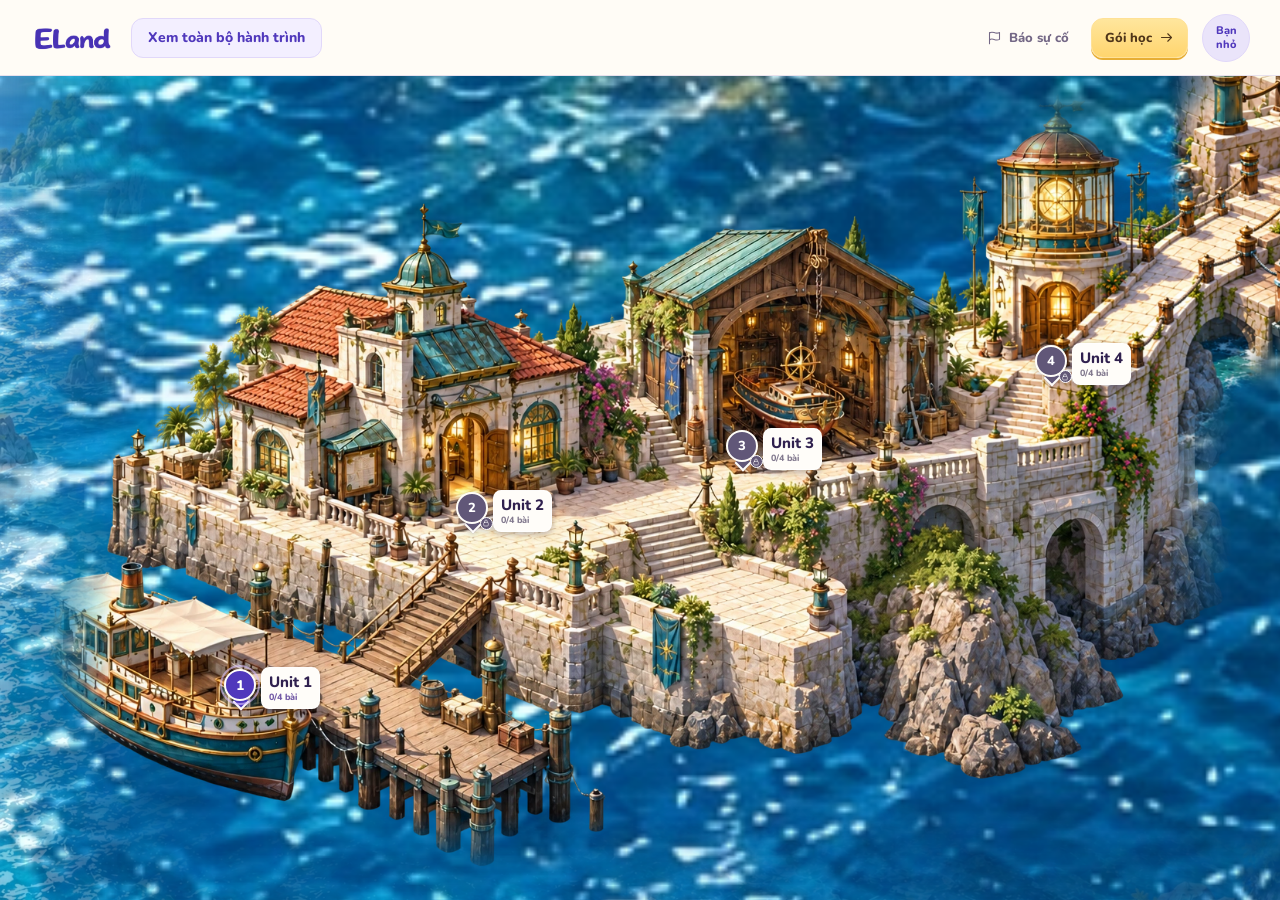
<file: maps/09-map-a2-thanh-pho-phieu-luu-30-unit.html>
<!doctype html>
<html lang="vi">
<head>
<meta charset="utf-8"><meta name="viewport" content="width=device-width,initial-scale=1,viewport-fit=cover">
<meta http-equiv="Content-Security-Policy" content="default-src 'none'; img-src 'self' data:; font-src 'self' data:; style-src 'self' 'unsafe-inline'; script-src 'self' 'unsafe-inline'; connect-src 'none'; base-uri 'none'; form-action 'none'">
<title>Thành phố Phiêu Lưu · A2 · Hành trình 30 Unit</title>
<style>
@font-face{font-family:Wonder;src:url('../assets/a5906e15ceb68f73d3b2c207.woff2')}@font-face{font-family:Wonder;src:url('../assets/2a755616268a9285541121f1.woff2');unicode-range:U+0102-0103,U+0110-0111,U+0128-0129,U+0168-0169,U+01A0-01A1,U+01AF-01B0,U+0300-0301,U+0303-0304,U+0308-0309,U+0323,U+0329,U+1EA0-1EF9,U+20AB}
*{box-sizing:border-box}html,body{margin:0;height:100%;overflow:hidden}body{font-family:Wonder,'Segoe UI',sans-serif;color:#271952;background:#302757}button,input{font:inherit}button{cursor:pointer;color:inherit}button:disabled{cursor:default;opacity:.4}button:focus-visible,input:focus-visible,.stage:focus-visible{outline:3px solid #f2ce64;outline-offset:4px}button,svg{touch-action:manipulation}svg{width:22px;height:22px;fill:none;stroke:currentColor;stroke-width:1.7;stroke-linecap:round;stroke-linejoin:round;flex-shrink:0}button svg{pointer-events:none}button span{pointer-events:none}[hidden]{display:none!important}.icons{position:absolute;width:0;height:0;overflow:hidden}.sr-only{position:absolute;width:1px;height:1px;overflow:hidden;clip-path:inset(50%)}
.topbar{height:76px;background:#fffcf6;display:flex;align-items:center;justify-content:space-between;padding:0 30px;gap:22px;border-bottom:1px solid #e8e1ed;position:relative;z-index:30}.brand{display:flex;align-items:center;gap:13px}.brand-mark{display:grid;place-items:center;width:45px;height:45px;border-radius:50%;background:#312064;outline:1px solid #6e5995;outline-offset:3px;color:#fff1b1}.brand-mark svg{width:30px;height:30px;stroke-width:1}.brand h1{font-family:Georgia,'Times New Roman',serif;font-size:25px;margin:0 0 3px;font-weight:700;letter-spacing:-.5px}.brand div>span{display:flex;align-items:center;gap:9px;font-size:10px;font-weight:800;letter-spacing:1.8px;color:#857696}.brand i{width:3px;height:3px;background:#a295ab;border-radius:100%}.header-actions{display:flex;align-items:center;gap:22px}.total{display:flex;position:relative;align-items:baseline;gap:3px;padding-bottom:9px;font-size:13px}.total strong{font-size:18px}.total-track{position:absolute;bottom:0;left:0;width:100%;height:3px;background:#e6e0ef;border-radius:3px;overflow:hidden}.total-track i{display:block;height:100%;background:#7b4dc1;width:5%}.avatar{width:39px;height:39px;border-radius:50%;border:1px solid #bcaae0;background:#e5dbf6;color:#5c3b99;font-size:10px;font-weight:900}
.stage{height:calc(100dvh - 76px);height:calc(100vh - 76px);position:relative;overflow:hidden;touch-action:none;isolation:isolate;cursor:grab;background:radial-gradient(ellipse at 50% 75%,#ccbee4 0,transparent 65%),linear-gradient(#4d4688,#8c83bd 42%,#b5a8cf 75%,#d5c5e5)}.stage.dragging{cursor:grabbing}.world{position:absolute;left:0;top:0;transform-origin:0 0;pointer-events:none;will-change:transform}.tile{position:absolute;display:block;max-width:none;width:1672px;height:941px;user-select:none;mask-image:linear-gradient(to right,transparent,#000 40px,#000 calc(100% - 40px),transparent),linear-gradient(to bottom,transparent,#000 15px,#000 calc(100% - 40px),transparent);mask-composite:intersect}.tile.future{filter:saturate(.88) brightness(.91)}.pins,.overview-labels{position:absolute;inset:0;pointer-events:none;z-index:3}.pin{position:absolute;left:0;top:0;width:46px;height:50px;border:0;padding:0;background:none;transform:translate(-50%,-100%);pointer-events:auto;filter:drop-shadow(0 3px 5px #17123677);will-change:left,top}.pin-disc{display:grid;place-items:center;position:absolute;top:0;left:2px;width:42px;height:42px;border:2px solid #fffaf4;border-radius:50%;background:#584e75;color:#fff;font-size:19px;font-weight:900;z-index:1}.pin:after{content:'';position:absolute;width:14px;height:14px;background:#584e75;bottom:5px;left:16px;transform:rotate(45deg);border-right:2px solid #fffaf4;border-bottom:2px solid #fffaf4}.pin.active .pin-disc,.pin.active:after{background:#8a3ef0}.pin.done .pin-disc,.pin.done:after{background:#36ab8b}.pin.done svg{width:23px;height:23px;stroke-width:3}.pin.selected{filter:drop-shadow(0 0 10px #f6e0ff)}.pin.selected .pin-disc{outline:4px solid #d9c4ff66;outline-offset:3px}.pin.active:before{content:'';position:absolute;inset:-9px -9px 0;border-radius:50%;border:1px solid #e6cbff99;animation:breathe 3s ease-in-out infinite}.pin-caption{position:absolute;white-space:nowrap;top:50%;left:51px;padding:5px 10px;border-radius:8px;background:#fffcf5;font-size:11px;font-weight:900;box-shadow:0 3px 14px #30245733;opacity:0;transition:opacity .15s;color:#3f245f;pointer-events:none}.pin:hover .pin-caption,.pin:focus-visible .pin-caption,.pin.active .pin-caption{opacity:1}.pin.locked .pin-disc{background:#615778;font-size:16px}.pin.locked:after{background:#615778}.pin-lock{position:absolute;right:-5px;bottom:9px;width:17px;height:17px;border-radius:50%;border:1px solid #fff;background:#625776;display:grid;place-items:center;z-index:2;color:#fff}.pin-lock svg{width:11px;height:11px;stroke-width:1.7}
.ui{cursor:auto}.location{position:absolute;top:22px;left:27px;background:#fffaf0ef;backdrop-filter:blur(12px);border:1px solid #fff8;border-radius:13px;padding:14px 18px;min-width:210px;box-shadow:0 7px 30px #352d5422;pointer-events:none;z-index:5}.eyebrow{font-size:10px;font-weight:900;letter-spacing:1.3px;color:#86629f;text-transform:uppercase}.location h2{font-family:Georgia,serif;font-size:20px;line-height:1.2;margin:5px 0}.location>span:last-child{font-size:11px;color:#8c7c97}.quest{position:absolute;right:26px;top:23px;display:flex;align-items:center;gap:9px;padding:10px 17px;border:1px solid #d8bbef55;border-radius:24px;background:#33215cbf;backdrop-filter:blur(12px);color:#fff4dd;font-size:12px;font-weight:800;z-index:5}.quest svg{color:#e7bb66;width:20px;height:20px}.edge-nav{position:absolute;top:49%;width:36px;height:65px;border:1px solid #fff5;border-radius:12px;background:#24194b55;backdrop-filter:blur(10px);color:#fff;z-index:5}.edge-nav.prev{left:15px}.edge-nav.next{right:15px}.prev svg{transform:rotate(180deg)}.edge-nav:disabled{opacity:0;pointer-events:none}.unit-card{position:absolute;bottom:100px;right:26px;width:295px;padding:22px 23px 20px;border:1px solid #fff;border-radius:17px;background:#fffcf6f5;box-shadow:0 10px 45px #24194b33;backdrop-filter:blur(15px);z-index:8;cursor:auto}.card-close{position:absolute;right:8px;top:8px;display:grid;place-items:center;width:28px;height:28px;background:none;border:0;color:#a694b7}.card-close svg{width:15px;height:15px}.unit-card>.eyebrow{font-size:9px;display:block;max-width:230px;line-height:1.6}.unit-card h2{font-family:Georgia,'Times New Roman',serif;font-size:29px;letter-spacing:-.6px;margin:7px 0;line-height:1.1}.unit-card p{font-size:12px;color:#867591;line-height:1.6;margin:9px 0 13px}.primary{border:0;background:linear-gradient(110deg,#8b47e7,#6636bd);color:#fff;display:flex;align-items:center;justify-content:center;gap:10px;border-radius:9px;min-height:44px;padding:11px 18px;width:100%;font-weight:800;font-size:14px;box-shadow:0 4px 10px #6a36b322}.primary svg{width:20px;height:20px}.unit-card.locked .primary{background:#ede6f5;color:#593f7c;box-shadow:none}.lesson-progress{display:flex;gap:4px;margin:0 0 14px}.lesson-progress i{height:7px;border-radius:5px;flex:1;background:#e0d2f0}.lesson-progress i.filled{background:#8450d5}.resume{position:absolute;right:26px;bottom:101px;display:flex;align-items:center;gap:9px;border:1px solid #fff8;background:#fffcf0f5;padding:11px 14px;border-radius:12px;font-size:12px;font-weight:900;box-shadow:0 6px 24px #30204e33;z-index:6}.resume svg{width:18px;height:18px}
.zone-nav{position:absolute;left:50%;bottom:20px;transform:translateX(-50%);display:flex;gap:5px;padding:6px;border-radius:14px;background:#22163dbf;backdrop-filter:blur(15px);border:1px solid #fff3;z-index:9}.zone-tab{border:0;color:#eadff4;min-width:39px;min-height:36px;padding:8px 12px;border-radius:9px;background:transparent;font-size:11px;font-weight:800;white-space:nowrap;display:flex;align-items:center;gap:7px}.zone-tab b{display:grid;place-items:center;font-size:10px;font-weight:800;border:1px solid #fff4;border-radius:50%;width:20px;height:20px}.zone-tab[aria-current=true]{background:#fffcf2;color:#3f245f}.zone-tab[aria-current=true] b{border-color:#bda3d3}.zone-tab:not([aria-current=true]) span{display:none}.dock{position:absolute;left:27px;bottom:26px;display:flex;align-items:center;padding:3px 7px;background:#fffcf2ed;border:1px solid #fff8;backdrop-filter:blur(16px);border-radius:12px;box-shadow:0 6px 25px #39275533;z-index:9;gap:0}.dock button{height:36px;min-width:34px;display:flex;align-items:center;justify-content:center;gap:6px;background:none;border:0;border-radius:6px;color:#3e256b}.dock button svg{width:17px;height:17px}.dock button:hover{background:#e8ddf3}.dock button span{font-size:11px;font-weight:900}.dock i{height:19px;width:1px;background:#d9cce5;margin:0 7px}.dock output{font-weight:900;font-size:11px;min-width:42px;text-align:center}.drag-hint{position:absolute;left:27px;bottom:83px;color:#fff5ec;text-shadow:0 1px 8px #27183e;font-size:10px;pointer-events:none;font-weight:700}.drag-hint span{padding:0 6px;opacity:.5}.overview-hint{position:absolute;left:0;right:0;top:13%;text-align:center;pointer-events:none;color:#fff7ef}.overview-hint .eyebrow{color:#e9d4fa}.overview-hint h2{font-family:Georgia,serif;font-size:36px;letter-spacing:-1px;margin:9px 0}.overview-hint p{font-size:12px;opacity:.8}.overview-mode .location,.overview-mode .quest,.overview-mode .edge-nav,.overview-mode .unit-card,.overview-mode .resume{display:none!important}.zone-badge{position:absolute;pointer-events:auto;transform:translate(-50%,-100%);border:1px solid #f9eaff88;background:#fff9f0ee;border-radius:10px;padding:10px 15px;box-shadow:0 5px 25px #30245344;text-align:left;max-width:180px}.zone-badge strong{font-family:Georgia,serif;display:block;font-size:14px;line-height:1.2}.zone-badge span{display:block;font-size:10px;margin-top:4px;color:#876a9c}.toast{position:absolute;bottom:100px;left:50%;transform:translateX(-50%);padding:10px 17px;border-radius:10px;background:#201839ec;color:#fff;font-size:12px;z-index:11;max-width:85%;text-align:center;pointer-events:none}
.overlay{position:fixed;inset:0;z-index:50;display:flex;align-items:center;justify-content:center;padding:22px}.backdrop{position:absolute;inset:0;background:#1a123476;backdrop-filter:blur(8px)}.dialog{position:relative;width:min(570px,100%);max-height:88vh;overflow:auto;background:#fffcf6;border:1px solid #fffd;border-radius:22px;padding:34px;box-shadow:0 25px 100px #100c3477}.dialog>h2{font-family:Georgia,serif;font-size:31px;letter-spacing:-.6px;margin:8px 0 24px}.dialog-close{position:absolute;right:15px;top:15px;display:grid;place-items:center;width:30px;height:30px;background:#f0e9f5;border:0;border-radius:50%}.dialog-close svg{width:17px;height:17px}.dialog p{font-size:13px;line-height:1.8;color:#7c6b8b}.text-button{border:0;background:none;padding:8px 0;text-decoration:underline;color:#7d4eb1;font-size:12px}.story-emblem{display:grid;place-items:center;width:70px;height:70px;margin:0 auto 25px;background:#eee4f5;border-radius:50%;color:#9c7027}.story-emblem svg{width:40px;height:40px;fill:#f7d684;stroke:#9c7027}.dialog.story{text-align:center}.handoff-caption{font-size:11px!important;padding:13px;background:#f1ebf5;border-radius:9px}.loading-message{position:absolute;inset:40%;color:white;text-align:center}
.zone-badge{width:clamp(55px,15vw,180px)}
.brand h1{margin:0}
#atmosphere{position:absolute;inset:0;width:100%;height:100%;display:block;pointer-events:none;max-width:none;fill:none;stroke:none;overflow:hidden}
#world #world-bridges{overflow:hidden}#world .tile.future{filter:drop-shadow(0 18px 24px #35204b33)}
#world-bridge-art{display:none}
#world-background{position:absolute;max-width:none;object-fit:fill;pointer-events:none}#world-bridges{position:absolute;max-width:none;overflow:visible;pointer-events:none;stroke:none;fill:none;flex-shrink:initial}.tile{mask-image:none;filter:drop-shadow(0 18px 24px #35204b33);transform-origin:center}.tile.future{filter:saturate(.9) brightness(.94) drop-shadow(0 18px 24px #35204b33)}
.overview-hint{left:27px;right:auto;top:auto;bottom:87px;text-align:left}.overview-hint h2,.overview-hint p{display:none}.overview-hint .eyebrow{font-size:9px;color:#fff3e8;text-shadow:0 1px 5px #33224e}.overview-mode .drag-hint{display:none}.overview-mode .zone-badge{background:#fffcf1e0;border-color:#fff8;box-shadow:0 3px 15px #37214b33;padding:8px 12px;max-width:172px}.overview-mode .zone-badge strong{font-size:13px}.overview-mode .zone-badge span{font-size:9px}
@media(min-width:651px) and (max-width:850px){.dock{bottom:82px}.unit-card,.resume{bottom:145px}.drag-hint{bottom:137px}.zone-nav{left:20px;right:auto;transform:none}.toast{bottom:146px}}
@keyframes breathe{50%{transform:scale(1.08);opacity:.25}}@media(prefers-reduced-motion:reduce){*,*:before,*:after{animation:none!important;transition:none!important;scroll-behavior:auto!important}}
@media(min-width:1500px){.zone-tab:not([aria-current=true]) span{display:block}.zone-nav{left:auto;right:26px;transform:none}.unit-card{bottom:105px;width:320px}.unit-card h2{font-size:33px}}
@media(max-width:1050px){.zone-nav{left:auto;right:20px;transform:none}.unit-card{right:20px;bottom:93px;width:265px;padding:18px}.zone-tab{padding:7px 9px}.zone-tab span{max-width:145px;overflow:hidden;text-overflow:ellipsis}.dock{left:20px}.location{left:20px}.quest{right:20px;max-width:240px;font-size:11px}.drag-hint{left:20px}}
@media(max-width:650px){.topbar{height:66px;padding:0 17px;gap:8px}.brand{gap:9px}.brand-mark{width:32px;height:32px;outline-offset:2px}.brand-mark svg{width:24px;height:24px}.brand h1{font-size:18px;letter-spacing:-.6px}.brand div>span{font-size:8px;letter-spacing:1px}.brand div>span i,.brand div>span i+span{display:none}.header-actions{gap:11px}.total{font-size:9px;padding-bottom:6px}.total strong{font-size:13px}.avatar{display:none}.stage{height:calc(100dvh - 66px)}.location{left:14px;top:14px;padding:11px 13px;min-width:165px;max-width:66%}.location h2{font-size:17px}.location .eyebrow{font-size:8px}.location>span:last-child{font-size:10px}.quest{top:17px;right:14px;padding:9px;border-radius:50%}.quest>span{display:none}.quest svg{width:20px;height:20px}.edge-nav{width:29px;height:50px;top:44%}.edge-nav.prev{left:7px}.edge-nav.next{right:7px}.unit-card{left:14px;right:14px;bottom:118px;width:auto;padding:16px 18px;max-width:400px}.unit-card h2{font-size:25px;margin:5px 0}.unit-card p{font-size:11px;margin:6px 0 10px}.unit-card .primary{min-height:39px;padding:8px}.lesson-progress{margin-bottom:10px}.zone-nav{left:14px;right:14px;bottom:14px;justify-content:space-between;padding:5px;gap:0;border-radius:11px}.zone-tab{padding:6px;min-width:31px;min-height:30px;gap:5px}.zone-tab span{max-width:122px;font-size:9px}.zone-tab b{width:19px;height:19px}.dock{bottom:66px;left:50%;transform:translateX(-50%);border-radius:9px;padding:2px 5px;white-space:nowrap}.dock button{height:31px;min-width:30px}.dock output{min-width:37px}.dock i{margin:0 5px}.drag-hint{bottom:109px;left:14px;font-size:9px}.card-is-open .drag-hint{display:none}.resume{right:14px;bottom:118px;font-size:11px}.toast{bottom:123px;font-size:11px}.pin{transform:translate(-50%,-100%) scale(.88);transform-origin:bottom center}.overview-hint{top:16%}.overview-hint h2{font-size:27px}.overview-hint .eyebrow{font-size:8px}.zone-badge{max-width:100px;padding:7px 9px}.zone-badge strong{font-size:10px}.zone-badge span{font-size:8px}.dialog{padding:27px 23px}.dialog>h2{font-size:27px}}

</style>
<style>
/* Existing ELand brand assets; no generated substitute wordmark. */
@font-face{font-family:Nunito;font-style:normal;font-weight:400;font-display:swap;src:url('../assets/a5906e15ceb68f73d3b2c207.woff2')}
@font-face{font-family:Nunito;font-style:normal;font-weight:400;font-display:swap;src:url('../assets/2a755616268a9285541121f1.woff2');unicode-range:U+0102-0103,U+0110-0111,U+0128-0129,U+0168-0169,U+01A0-01A1,U+01AF-01B0,U+0300-0301,U+0303-0304,U+0308-0309,U+0323,U+0329,U+1EA0-1EF9,U+20AB}
@font-face{font-family:Nunito;font-style:normal;font-weight:600;font-display:swap;src:url('../assets/45f437de32ff5973eb5616b4.woff2')}
@font-face{font-family:Nunito;font-style:normal;font-weight:600;font-display:swap;src:url('../assets/cf95b95d712b0185f0e61550.woff2');unicode-range:U+0102-0103,U+0110-0111,U+0128-0129,U+0168-0169,U+01A0-01A1,U+01AF-01B0,U+0300-0301,U+0303-0304,U+0308-0309,U+0323,U+0329,U+1EA0-1EF9,U+20AB}
@font-face{font-family:Nunito;font-style:normal;font-weight:800;font-display:swap;src:url('../assets/2363d3ed037283ebb961e8c4.woff2')}
@font-face{font-family:Nunito;font-style:normal;font-weight:800;font-display:swap;src:url('../assets/fac6740eb7a0d5627c287a82.woff2');unicode-range:U+0102-0103,U+0110-0111,U+0128-0129,U+0168-0169,U+01A0-01A1,U+01AF-01B0,U+0300-0301,U+0303-0304,U+0308-0309,U+0323,U+0329,U+1EA0-1EF9,U+20AB}
:root{--eland-purple:#5038BC;--eland-lavender:#EAE4FA;--eland-lime:#D9EF82}
body,.brand h1,.location h2,.unit-card h2,.overview-hint h2,.zone-badge strong,.dialog>h2{font-family:Nunito,'Segoe UI',sans-serif}
.location h2,.unit-card h2,.overview-hint h2,.zone-badge strong,.dialog>h2{font-weight:800}
.brand{gap:0}.brand h1{margin:0;line-height:1}.brand-logo{display:block;width:148px;height:auto;max-width:none;object-fit:contain}
.topbar{color:var(--eland-purple)}.topbar .total-track{background:var(--eland-lavender)}.topbar .total-track i{background:var(--eland-purple)}.topbar .avatar{background:var(--eland-lavender);color:var(--eland-purple);border-color:var(--eland-lavender)}
@media(max-width:650px){.brand-logo{width:116px}}

/* Map banner: brand, whole journey, learner account. */
.topbar{gap:16px}.banner-start{display:flex;align-items:center;gap:28px;min-width:0}.topbar .brand-logo{width:104px}.journey-button{min-height:42px;padding:9px 17px;border:1px solid #ded5f5;border-radius:12px;background:#f4f0fd;color:var(--eland-purple);font-size:14px;font-weight:800;line-height:1.25}.journey-button:hover{background:var(--eland-lavender)}.account{position:relative;flex-shrink:0}.account-trigger{display:flex;align-items:center;justify-content:center;width:56px;height:56px;min-height:56px;padding:6px;border:1px solid #ded5f5;border-radius:50%;background:var(--eland-lavender);color:var(--eland-purple);font-size:12px;font-weight:800}.account-trigger span{max-width:100%;white-space:normal;overflow-wrap:anywhere;line-height:1.2;text-align:center}.account-menu{position:absolute;right:0;top:calc(100% + 10px);width:170px;padding:6px;background:#fffcf6;border:1px solid #e3daf6;border-radius:14px;box-shadow:0 10px 32px #34235b26}.account-menu a,.account-menu button{display:block;width:100%;padding:11px 13px;border:0;border-radius:9px;background:transparent;color:var(--eland-purple);font:800 14px Nunito,'Segoe UI',sans-serif;text-align:left;text-decoration:none;cursor:pointer}.account-menu a:hover,.account-menu button:hover{background:#f1ecfc}.topbar button:focus-visible,.account-menu a:focus-visible{outline:3px solid var(--eland-purple);outline-offset:3px}.dock .map-info{font-size:15px;font-weight:800}
@media(max-width:650px){.topbar{padding:0 12px;gap:8px}.banner-start{gap:10px}.topbar .brand-logo{width:76px}.journey-button{max-width:132px;min-height:40px;padding:7px 10px;font-size:11px}.account-trigger{width:44px;height:44px;min-height:44px;padding:4px;font-size:10px}}
@media(max-width:360px){.topbar{padding:0 10px}.banner-start{gap:8px}.topbar .brand-logo{width:65px}.journey-button{max-width:116px}}

/* Round Unit button with a separate, always-visible name and lesson count. */
.pin{display:block;width:44px;max-width:none;height:44px;min-height:44px;padding:0;border:0;border-radius:50%;background:none;box-shadow:none;filter:drop-shadow(0 2px 3px #17123633);transform:translate(-50%,-100%);text-align:left}
.pin .pin-disc{position:absolute;top:3px;left:6px;width:32px;height:32px;border:2px solid #fffdf9;font-size:14px}
.pin.active:before{display:none}
.pin:after{display:block;top:30px;bottom:auto;left:17px;width:10px;height:10px;border-right:2px solid #fffdf9;border-bottom:2px solid #fffdf9;z-index:0}
.pin.done svg{width:18px;height:18px}
.pin.locked .pin-disc{font-size:13px}
.pin .pin-lock{right:1px;left:auto;bottom:3px;width:13px;height:13px}
.pin .pin-lock svg{width:8px;height:8px}
.pin.selected{filter:drop-shadow(0 2px 3px #17123633);border:0;box-shadow:none}
.pin.selected .pin-disc{outline:2px solid #d9c4ff99;outline-offset:2px}
.pin-copy{position:absolute;top:50%;left:43px;transform:translateY(-50%);display:flex;flex-direction:column;gap:2px;width:max-content;max-width:150px;padding:5px 7px;border:1px solid #ffffffb3;border-radius:8px;background:#fffdf9;box-shadow:0 2px 6px #211a391a;pointer-events:auto}
.pin-name{display:block;white-space:normal;overflow-wrap:normal;font-size:11px;font-weight:800;line-height:1.2;color:#30214f}
.pin-progress{font-size:9px;font-weight:700;line-height:1.1;color:#7259a5;white-space:nowrap}
.pin.done .pin-progress{color:#27866d}
.pin.locked .pin-progress{color:#82798e}
.pin:hover,.pin:focus-visible{z-index:4}
@media(max-width:650px){.pin{transform:translate(-50%,-100%);transform-origin:bottom center}.pin-copy{max-width:132px}}

/* Unit lesson picker: green completed rows and a selection-dependent CTA. */
.dialog.unit-lessons{width:min(460px,100%);padding:28px 26px 24px;border-radius:24px;background:#fff}
.unit-lessons>#dialog-kicker{display:block;text-align:center;color:#7863d0;font-size:10px;letter-spacing:1.2px;font-weight:800;padding:8px 28px 0}
.unit-lessons>#dialog-title{margin:9px 20px 10px;text-align:center;font-size:24px;line-height:1.25}
.unit-lessons .unit-lessons-intro{margin:0 0 20px;text-align:center;font-size:12px;line-height:1.6;color:#80758d}
.unit-lesson-list{display:flex;flex-direction:column;gap:9px}
.unit-lesson{display:flex;align-items:center;gap:12px;width:100%;min-height:58px;padding:10px 12px;border:2px solid transparent;border-radius:13px;background:#f0edfc;color:#5038bc;text-align:left;transition:border-color .15s,box-shadow .15s}
.unit-lesson-number{display:grid;place-items:center;flex-shrink:0;width:31px;height:31px;border-radius:10px;background:#6750d5;color:#fff;font-size:14px;font-weight:800}
.unit-lesson-copy{display:flex;flex-direction:column;gap:3px;min-width:0}
.unit-lesson-label{font-size:11px;font-weight:800;line-height:1.1}
.unit-lesson-name{font-size:13px;font-weight:800;line-height:1.25}
.unit-lesson.is-complete{background:#e6f5ed;color:#21694e}
.unit-lesson.is-complete .unit-lesson-number{background:#309d74}
.unit-lesson-check{display:grid;place-items:center;margin-left:auto;flex-shrink:0;color:#27865f}
.unit-lesson-check svg{width:21px;height:21px;stroke-width:2.8}
.unit-lesson[aria-pressed="true"]{border-color:#7155ce;box-shadow:0 0 0 2px #e8e1fa}
.unit-lesson.is-complete[aria-pressed="true"]{border-color:#309d74;box-shadow:0 0 0 2px #d6eee2}
.unit-lesson:disabled{opacity:.65}
.unit-lessons #unit-lesson-action{width:100%;min-height:46px;margin-top:18px;justify-content:center;background:#5942c8;color:#fff;border:0;border-radius:12px;font-weight:800}
.unit-lessons #unit-lesson-feedback{margin:12px 0 0;text-align:center;color:#665585;font-size:11px}
.unit-lessons #unit-lesson-feedback:empty{display:none}
@media(max-width:650px){.dialog.unit-lessons{padding:23px 18px 20px}.unit-lessons>#dialog-title{font-size:22px}.unit-lesson{min-height:55px}}
@media(prefers-reduced-motion:reduce){.unit-lesson{transition:none}}

</style>
<style>
/* Desert artwork; ELand logo, Nunito and brand purple remain consistent. */
body{background:#327997}.stage{background:#327997}.world{width:1px;height:1px;overflow:visible}
#world-ground{position:absolute;max-width:none;stroke:none;fill:none;pointer-events:none;overflow:hidden}
#world-districts{position:absolute;max-width:none;stroke:none;fill:none;pointer-events:none;overflow:visible}#world .tile{display:none!important}
#world .tile,#world .tile.future{filter:none;transform-origin:center}
.location{max-width:350px}.location h2{font-size:19px}.location .eyebrow{color:#8f612c}
.quest{background:#163f58df;border-color:#d9e8dd77}.quest svg{color:#D9EF82}
.pin.active .pin-disc,.pin.active:after{background:#5038BC}.pin.done .pin-disc,.pin.done:after{background:#38846c}
.primary{background:#5038BC}.total-track{background:#EAE4FA}.total-track i{background:#5038BC}
.zone-nav{max-width:calc(100% - 32px);overflow-x:auto;scrollbar-width:none;white-space:nowrap;right:20px;left:auto;transform:none;background:#163f58ed}
.zone-tab{flex-shrink:0}.zone-tab:not([aria-current=true]) span{display:none!important}.zone-tab span{max-width:145px;overflow:hidden;text-overflow:ellipsis}
.zone-tab[aria-current=true]{color:#5038BC;background:#fff9ef}.zone-badge{border-color:#ebc794;background:#fffaf2ef}
.overview-mode .zone-badge{background:#fffaf2ed}.overview-hint .eyebrow{color:#fff8e8}.story-emblem{background:#f4e3c3;color:#8f612c}.story-emblem svg{fill:#ffe2a0;stroke:#8f612c}
.unit-card>.eyebrow{max-width:245px}
.resume{color:#fff;background:#5038BC;border-color:#c8baf1}.overview-mode .resume{display:flex!important}
@media(min-width:651px) and (max-width:1100px){.dock{bottom:78px}.drag-hint{bottom:130px}.unit-card,.resume{bottom:135px}.zone-nav{right:20px;bottom:20px}}
@media(max-width:650px){.zone-nav{left:12px;right:12px;max-width:none;justify-content:space-between}.zone-tab{min-width:28px;padding:5px}.zone-tab span{display:none!important}.zone-tab b{width:20px;height:20px}.location{max-width:76%;min-width:155px}.location h2{font-size:16px}.overview-mode .zone-badge{max-width:112px;width:112px;padding:7px}.overview-mode .zone-badge strong{font-size:10px}}

</style>
<style>
/* Centered level, full map artwork and one centered discovery action. */
.overlay.journey-overlay{padding:32px}
.journey-overlay .backdrop{background:#21173b52;backdrop-filter:blur(3px)}
.dialog.journey{display:flex;flex-direction:column;width:min(700px,calc(100vw - 64px));max-height:calc(100dvh - 96px);padding:0;background:#fff;border:1px solid #ffffffb3;border-radius:26px;overflow:hidden;box-shadow:0 28px 90px #1b103d4d,0 8px 24px #1b103d24}
.dialog.journey>#dialog-kicker{display:none}
.dialog.journey>#dialog-title{position:relative;flex-shrink:0;margin:0;padding:23px 64px 5px;max-width:none;border:0;background:none;color:#34214f;font-size:24px;font-weight:800;line-height:1.3;letter-spacing:-.5px;text-align:center;box-shadow:none}
.dialog.journey>#dialog-body{display:flex;flex-direction:column;min-height:0}
.journey #journey-world{flex-shrink:0;margin:0;padding:0 48px 18px;color:#7c6b8b;font-size:15px;font-weight:700;line-height:1.4;text-align:center}
.journey .dialog-close{top:20px;right:20px;z-index:4;width:34px;height:34px;border:1px solid #eae3f6;background:#f5f1fc;color:#432d71}
.journey .dialog-close:hover{background:#ece5f8}
.journey-carousel{position:relative;flex:0 1 auto;height:clamp(220px,34dvh,300px);min-height:0}
.journey-picture{position:relative;height:100%;min-width:0;overflow:hidden;background:#e8e1f4;isolation:isolate}
.journey-picture img{display:block;width:100%;height:100%;user-select:none}
.journey-picture .journey-art-backdrop{position:absolute;inset:0;object-fit:cover;filter:blur(20px);transform:scale(1.15);opacity:.78;z-index:-1}
.journey-picture #journey-image{position:relative;object-fit:contain;z-index:0}
.journey-picture-shade{position:absolute;inset:0;pointer-events:none;background:linear-gradient(180deg,#25134412 0,transparent 29%,transparent 78%,#2a174713 100%);z-index:1}
.journey-arrow{position:absolute;top:50%;transform:translateY(-50%);z-index:2;display:grid;place-items:center;width:40px;height:40px;border:1px solid #ffffffb8;border-radius:50%;background:#fffffff0;color:#5038bc;box-shadow:0 4px 16px #2314431f;backdrop-filter:blur(10px);transition:background .15s,box-shadow .15s}
#journey-previous{left:18px}#journey-next{right:18px}
.journey-arrow:hover{background:#fff;box-shadow:0 5px 20px #23144330}.journey-arrow svg{width:18px;height:18px}
#journey-previous svg{transform:rotate(180deg)}
.journey-summary{display:flex;flex-shrink:0;align-items:center;justify-content:center;padding:25px 24px 29px}
.journey #journey-explore{position:relative;display:flex;align-items:center;justify-content:center;text-align:center;width:240px;max-width:100%;min-height:48px;margin:0 auto;padding:9px 44px;border:1px solid #5135bd;border-radius:13px;background:linear-gradient(135deg,#6544d5,#5038bc);box-shadow:0 5px 0 #3e2993,0 8px 18px #5038bc24;font-size:14px;font-weight:800;transition:background .15s,box-shadow .15s,transform .15s}
.journey #journey-explore:hover{background:linear-gradient(135deg,#704ee3,#593fca);box-shadow:0 5px 0 #3e2993,0 10px 24px #5038bc35;transform:translateY(-1px)}
.journey #journey-explore:active{transform:translateY(2px);box-shadow:0 2px 0 #3e2993,0 5px 12px #5038bc24}
.journey-cta-arrow{position:absolute;right:10px;top:50%;transform:translateY(-50%);display:grid;place-items:center;width:29px;height:29px;flex-shrink:0;border:1px solid #ffffff1f;border-radius:9px;background:#ffffff15}
.journey-cta-arrow svg{width:17px;height:17px}
@media(max-width:650px){
 .overlay.journey-overlay{padding:16px}.dialog.journey{width:calc(100vw - 32px);max-height:calc(100dvh - 96px);border-radius:22px}
 .dialog.journey>#dialog-title{padding:20px 48px 5px;font-size:20px;letter-spacing:-.3px}
 .journey #journey-world{padding:0 40px 15px;font-size:14px}
 .journey .dialog-close{top:16px;right:14px;width:30px;height:30px}
 .journey-carousel{height:clamp(205px,32dvh,270px)}.journey-arrow{width:34px;height:34px}#journey-previous{left:11px}#journey-next{right:11px}
 .journey-summary{padding:22px 18px 26px}.journey #journey-explore{width:min(260px,100%);min-height:46px;font-size:13px}
}
@media(max-height:560px){.dialog.journey{max-height:calc(100dvh - 48px)}.dialog.journey>#dialog-title{padding-top:17px;padding-bottom:4px;font-size:20px}.journey #journey-world{padding-bottom:12px;font-size:14px}.journey .dialog-close{top:13px}.journey-carousel{height:160px}.journey-summary{padding-top:18px;padding-bottom:22px}.journey #journey-explore{min-height:43px}}
@media(prefers-reduced-motion:reduce){.journey-arrow,.journey #journey-explore{transition:none}}

</style>
<link rel="stylesheet" href="./map-header.css">
</head>
<body data-onboarding-url="../index.html">
<script src="./map-actions.js"></script>
<svg class="icons" aria-hidden="true" xmlns="http://www.w3.org/2000/svg"><defs>
<symbol id="star" viewBox="0 0 24 24"><path d="m12 2 2.5 6.8 7.3.3-5.7 4.6 1.9 7.1-6-4-6 4 1.9-7.1L2.2 9.1l7.3-.3Z"/></symbol>
<symbol id="target" viewBox="0 0 24 24"><circle cx="12" cy="12" r="7"/><circle cx="12" cy="12" r="2"/><path d="M12 1v4m0 14v4M1 12h4m14 0h4"/></symbol>
<symbol id="fit" viewBox="0 0 24 24"><path d="M8 3H3v5m13-5h5v5M3 16v5h5m13-5v5h-5"/></symbol>
<symbol id="plus" viewBox="0 0 24 24"><path d="M12 5v14M5 12h14"/></symbol>
<symbol id="minus" viewBox="0 0 24 24"><path d="M5 12h14"/></symbol>
<symbol id="close" viewBox="0 0 24 24"><path d="m6 6 12 12M6 18 18 6"/></symbol>
<symbol id="arrow" viewBox="0 0 24 24"><path d="M4 12h16m-6-6 6 6-6 6"/></symbol>
<symbol id="check" viewBox="0 0 24 24"><path d="m5 12 4 4L19 6"/></symbol>
<symbol id="lock" viewBox="0 0 24 24"><rect x="5" y="10" width="14" height="11" rx="3"/><path d="M8 10V7a4 4 0 0 1 8 0v3"/></symbol>
<symbol id="chevron" viewBox="0 0 24 24"><path d="m9 5 7 7-7 7"/></symbol>
<symbol id="map-report-flag" viewBox="0 0 24 24"><path d="M4 22V4m0 1c5-5 9 3 16-1v11c-7 4-11-4-16 1" stroke-linecap="round" stroke-linejoin="round"/></symbol>
</defs></svg>
<header class="topbar"><div class="banner-start"><div class="brand"><h1><img class="brand-logo" data-brand-logo="eland-logo" src="../assets/f38871835347383c43292fa0.png" alt="ELand" width="2164" height="727"></h1></div><button id="journey-open" class="journey-button" type="button">Xem toàn bộ hành trình</button></div><div class="map-header-actions"><button id="map-report-open" class="map-report-trigger" type="button"><svg aria-hidden="true"><use href="#map-report-flag"/></svg>Báo sự cố</button><button id="map-pricing-open" class="map-pricing-trigger" type="button">Gói học <svg aria-hidden="true"><use href="#arrow"/></svg></button><div id="account" class="account"><button id="account-open" class="account-trigger" type="button" aria-expanded="false" aria-controls="account-menu"><span id="learner-name">Bạn nhỏ</span></button><nav id="account-menu" class="account-menu" aria-label="Tài khoản" hidden><a id="account-profile" href="./10-tien-do.html?map=a2">Hồ sơ</a><button id="account-logout" type="button">Đăng xuất</button></nav></div></div></header>
<main id="stage" class="stage" tabindex="0" role="region" aria-label="Bản đồ 30 Unit, kéo để khám phá" aria-describedby="keyboard-help">
<p class="sr-only" id="keyboard-help">Kéo để di chuyển. Dùng hai ngón tay để thu phóng. Phím mũi tên di chuyển, cộng trừ thu phóng, Home xem toàn cảnh, End về Unit đang học. Tab để chọn Unit; Escape đóng bảng.</p>
<svg id="atmosphere" xmlns="http://www.w3.org/2000/svg" aria-hidden="true"></svg>
<div id="world" class="world" aria-hidden="true">
<img id="world-background" src="../assets/3d5e0489490917a5e85b07ec.webp" alt="" hidden>
<svg id="world-ground" xmlns="http://www.w3.org/2000/svg" aria-hidden="true"></svg>
<svg id="world-districts" xmlns="http://www.w3.org/2000/svg" aria-hidden="true"></svg>
<img class="tile" data-image="harbor" src="../assets/1df61906974451aebd1bf929.webp" width="1536" height="1024" alt="" draggable="false">
<img class="tile" data-image="letters" src="../assets/2cf1e7f8913fbb433e89d172.webp" width="1536" height="1024" alt="" draggable="false">
<img class="tile" data-image="market" src="../assets/f168da9badb7423d494e166d.webp" width="1536" height="1024" alt="" draggable="false">
<img class="tile" data-image="underground" src="../assets/702a527a20f28522ab84d102.webp" width="1536" height="1024" alt="" draggable="false">
<img class="tile" data-image="theatre" src="../assets/d515b29df0a2e8772a65afaa.webp" width="1536" height="1024" alt="" draggable="false">
<img class="tile" data-image="signal" src="../assets/4895ce8987cfe31e2fbc8ac5.webp" width="1536" height="1024" alt="" draggable="false">
<img class="tile" data-image="shipyard" src="../assets/6d178b458f7bda9f827ce636.webp" width="1536" height="1024" alt="" draggable="false">
<img class="tile" data-image="horizon" src="../assets/4aed495765275835d15c6c95.webp" width="1536" height="1024" alt="" draggable="false">
<svg id="world-bridges" xmlns="http://www.w3.org/2000/svg" aria-hidden="true"></svg>
<img class="junction-source" data-junction="4-5" src="../assets/0f322f75159bc5cea04dfb14.webp" alt="" hidden>
<img class="junction-source" data-junction="8-9" src="../assets/42d4780c4fd751c08cb671fd.webp" alt="" hidden>
<img class="junction-source" data-junction="12-13" src="../assets/7899baea7e1e21566467a848.webp" alt="" hidden>
<img class="junction-source" data-junction="16-17" src="../assets/9e542bd8f2cb42fcc737c712.webp" alt="" hidden>
<img class="junction-source" data-junction="20-21" src="../assets/2ab6dd93880cad74dfabe704.webp" alt="" hidden>
<img class="junction-source" data-junction="24-25" src="../assets/4e3d14758916e477c9531a94.webp" alt="" hidden>
<img class="junction-source" data-junction="28-29" src="../assets/82c3f84f4410d33fa7ea0cf6.webp" alt="" hidden>
</div>
<div id="pins" class="pins"></div><div id="overview-labels" class="overview-labels"></div>
<div id="toast" class="toast ui" role="status" aria-live="polite" hidden></div>
</main>
<div id="overlay" class="overlay" hidden><div id="backdrop" class="backdrop"></div><section id="dialog" class="dialog" role="dialog" aria-modal="true" aria-labelledby="dialog-title" tabindex="-1"><button id="dialog-close" type="button" class="dialog-close" aria-label="Đóng"><svg><use href="#close"/></svg></button><span id="dialog-kicker" class="eyebrow"></span><h2 id="dialog-title"></h2><div id="dialog-body"></div></section></div>
<script>
(function(root){
  'use strict';
  const clamp=(n,a,b)=>Math.min(b,Math.max(a,n));
  const number=(n,fallback)=>Number.isFinite(Number(n))?Number(n):fallback;
  function createModel(){
    const names=['Bến Cảng Khởi Hành','Phố Những Lá Thư','Chợ Mái Vòm','Phố Ngầm Thủy Triều','Nhà Hát Bên Vịnh','Ga Tín Hiệu','Xưởng Tàu Thủy Triều','Tháp Chân Trời'];
    const ids=['harbor','letters','market','underground','theatre','signal','shipyard','horizon'];
    const hints=['Tín hiệu nào gọi con tàu trở lại?','Một lá thư chưa gửi dẫn đến điều gì?','Dấu vết la bàn nằm ở đâu?','Tìm đường xuống bến ngầm.','Bóng con tàu xuất hiện trên màn chiếu.','Lần theo tín hiệu từ đài thu.','Đi tìm con tàu trong nhà chứa.','Hải đồ đưa ta tới chân trời.'];
    const anchors=[[[250,800],[550,570],[900,490],[1300,380]],[[250,600],[750,580],[1100,520],[1450,450]],[[260,660],[800,610],[1080,560],[1350,300]],[[170,205],[480,510],[900,590],[1320,710]],[[240,660],[630,500],[1000,425],[1390,230]],[[350,770],[550,560],[820,490],[1340,300]],[[500,900],[550,520],[1020,430],[1360,360]],[[850,670],[900,260]]];
    const entry=[null,[100,800],[250,800],[150,260],[160,800],[150,820],[250,900],[200,800]];
    const exit=[[1350,370],[1430,440],[1390,350],[1390,700],[1390,300],[1380,350],[1370,350],null];
    const layout=[[0,2600,false],[1450,1950,false],[2900,1400,false],[4350,1450,false],[4350,50,true],[2900,-600,true],[1450,-1200,true],[0,-1800,true]];
    const districts=ids.map((id,i)=>({id,index:i,name:names[i],hint:hints[i],x:layout[i][0],y:layout[i][1],flip:layout[i][2],label:[layout[i][0]+768,layout[i][1]+40],width:1536,height:1024,entry:entry[i],exit:exit[i],first:i*4+1,last:Math.min(30,i*4+4),image:'assets/'+id+'-cutout.png'}));
    const units=districts.flatMap((d,i)=>anchors[i].map((p,j)=>({id:i*4+j+1,title:'Unit '+(i*4+j+1),hasTitle:false,district:i,x:d.x+(d.flip?1536-p[0]:p[0]),y:d.y+p[1]})));
    const bends=[[[1450,2850]],[[3050,2300]],[[4350,1740]],[[6040,2100],[6200,1850],[6200,1150],[6000,900]],[[4400,300]],[[2900,-280]],[[1450,-925]]];
    const connections=districts.slice(0,7).map((d,i)=>{const points=[dock(d,d.exit),...bends[i],dock(districts[i+1],districts[i+1].entry)];const xs=points.map(p=>p[0]),ys=points.map(p=>p[1]),pad=280,x=Math.min(...xs)-pad,y=Math.min(...ys)-pad;return {from:i,to:i+1,id:d.last+'-'+districts[i+1].first,patchRect:[x,y,Math.max(...xs)-x+pad,Math.max(...ys)-y+pad],points,stairs:true};});
    return {districts,units,connections,bounds:{x:-180,y:-2000,width:6660,height:5900}};
  }
  function createState(saved={}){
    const s={completed:clamp(Math.floor(number(saved.completed,0)),0,30),selected:2};
    Object.defineProperty(s,'active',{get:()=>Math.min(30,s.completed+1)});
    s.selected=clamp(Math.floor(number(saved.selected,s.active)),1,30);
    if(!Number.isFinite(Number(saved.selected))||Number(saved.selected)<1||Number(saved.selected)>30)s.selected=s.active;
    const valid=id=>Number.isInteger(id)&&id>=1&&id<=30;
    s.status=id=>!valid(id)?'locked':id<=s.completed?'done':id===s.active?'active':'locked';
    s.launch=id=>!valid(id)||s.status(id)==='locked'?null:{unitId:id,level:'A2',mode:s.status(id)==='done'?'review':'continue',prototype:true};
    return s;
  }
  function makeCamera(width,height,bounds){
    const c={width:Math.max(1,width),height:Math.max(1,height),bounds,x:0,y:0,scale:.7,max:1.8};
    Object.defineProperty(c,'min',{get:()=>Math.max(.001,Math.min(Math.max(1,c.width-24)/bounds.width,Math.max(1,c.height-24)/bounds.height))});
    c.constrain=()=>{
      c.scale=clamp(number(c.scale,c.min),c.min,c.max);
      const scaledW=bounds.width*c.scale,scaledH=bounds.height*c.scale;
      const limit=(v,lo,size,span)=>span<=size?(size-span)/2-lo*c.scale:clamp(v,size-(lo*c.scale+span)-60,-lo*c.scale+60);
      c.x=limit(c.x,bounds.x,c.width,scaledW);c.y=limit(c.y,bounds.y,c.height,scaledH);return c;
    };
    c.toWorld=(x,y)=>({x:(x-c.x)/c.scale,y:(y-c.y)/c.scale});
    c.focus=(x,y,scale)=>{c.scale=clamp(number(scale,.7),c.min,c.max);c.x=c.width*.5-x*c.scale;c.y=c.height*.5-y*c.scale;return c.constrain();};
    c.fitWorld=()=>c.focus(bounds.x+bounds.width/2,bounds.y+bounds.height/2,c.min);
    c.zoomAt=(scale,x,y)=>{const w=c.toWorld(x,y);c.scale=clamp(number(scale,scale===Infinity?c.max:c.min),c.min,c.max);c.x=x-w.x*c.scale;c.y=y-w.y*c.scale;return c.constrain();};
    c.pan=(dx,dy)=>{c.x+=number(dx,0);c.y+=number(dy,0);return c.constrain();};
    c.resize=(w,h)=>{const p=c.toWorld(c.width/2,c.height/2),wasFit=Math.abs(c.scale-c.min)<.001;c.width=Math.max(1,w);c.height=Math.max(1,h);return wasFit?c.fitWorld():c.focus(p.x,p.y,c.scale);};
    return c.constrain();
  }
  const dock=(d,p)=>[d.x+(d.flip?d.width-p[0]:p[0]),d.y+p[1]];
  const API={createModel,createState,makeCamera,clamp,dock};
  if(typeof module!=='undefined'&&module.exports)module.exports=API;else root.WonderlandModel=API;
})(typeof window==='undefined'?globalThis:window);

</script><script>
(function(root){
 'use strict';
 const path=pts=>pts.map((p,i)=>(i?'L':'M')+p.join(' ')).join(' ');
 function renderDistricts(districts,uris){return districts.map(d=>`<g transform="translate(${d.flip?d.x+d.width:d.x} ${d.y})${d.flip?' scale(-1 1)':''}"><defs><linearGradient id="edge-x-${d.id}"><stop offset="0" stop-color="black"/><stop offset=".055" stop-color="white"/><stop offset=".945" stop-color="white"/><stop offset="1" stop-color="black"/></linearGradient><linearGradient id="edge-y-${d.id}" x2="0" y2="1"><stop offset="0" stop-color="black"/><stop offset=".09" stop-color="white"/><stop offset=".91" stop-color="white"/><stop offset="1" stop-color="black"/></linearGradient><mask id="soft-x-${d.id}"><rect width="1536" height="1024" fill="url(#edge-x-${d.id})"/></mask><mask id="soft-y-${d.id}"><rect width="1536" height="1024" fill="url(#edge-y-${d.id})"/></mask></defs><g mask="url(#soft-x-${d.id})"><g mask="url(#soft-y-${d.id})"><image data-district="${d.id}" width="1536" height="1024" href="${uris[d.id]}"/></g></g></g>`).join('');}
 function renderGround(b,uri){return `<defs><filter id="ground-blend"><feGaussianBlur stdDeviation="130"/></filter><mask id="ground-mask" maskUnits="userSpaceOnUse" x="${b.x}" y="${b.y}" width="${b.width}" height="${b.height}"><rect x="${b.x+100}" y="${b.y+100}" width="${b.width-200}" height="${b.height-200}" fill="white" filter="url(#ground-blend)"/></mask></defs><image href="${uri}" x="${b.x}" y="${b.y}" width="${b.width}" height="${b.height}" preserveAspectRatio="xMidYMid slice" mask="url(#ground-mask)"/>`;}
 // Physical paving guide for imagegen and a fallback during asset preparation. Not a glowing route overlay.
 function renderGuides(edges){return edges.map(e=>{
  const p=path(e.points);return `<g data-connection="${e.id}"><path d="${p}" fill="none" stroke="#576774" stroke-width="155" stroke-linecap="round" stroke-linejoin="round"/><path d="${p}" fill="none" stroke="#aab2aa" stroke-width="100" stroke-linecap="round" stroke-linejoin="round"/><path d="${p}" fill="none" stroke="#eee0c2" stroke-width="82" stroke-linecap="round" stroke-linejoin="round"/><path d="${p}" fill="none" stroke="#b7a998" stroke-width="82" stroke-dasharray="2 18" stroke-linejoin="round"/></g>`;
 }).join('');}
 function renderJunctionPatches(edges,uris){return edges.map(e=>{
  if(!uris[e.id])return renderGuides([e]);
  const [x,y,w,h]=e.patchRect;
  return `<defs><filter id="feather-${e.id}" filterUnits="userSpaceOnUse" x="${x}" y="${y}" width="${w}" height="${h}"><feGaussianBlur stdDeviation="13"/></filter><mask id="mask-${e.id}" maskUnits="userSpaceOnUse" x="${x}" y="${y}" width="${w}" height="${h}"><g filter="url(#feather-${e.id})"><path d="${path(e.points)}" fill="none" stroke="white" stroke-width="300" stroke-linecap="round" stroke-linejoin="round"/></g></mask></defs><g class="contextual-junction" data-connection="${e.id}"><image href="${uris[e.id]}" x="${x}" y="${y}" width="${w}" height="${h}" preserveAspectRatio="none" mask="url(#mask-${e.id})"/></g>`;
 }).join('');}
 root.WonderlandLandscape={renderGround,renderDistricts,renderGuides,renderJunctionPatches};
})(typeof window==='undefined'?globalThis:window);

</script><script>
(function(root){
 'use strict';
 function getSlices(c,b){
  const p=(id,dx,dy,dw,dh,source,flipX=false,flipY=false)=>({id,x:dx,y:dy,width:dw,height:dh,source,flipX,flipY});
  return [
   p('cover',0,0,c.width,c.height,[0,0,1536,1024])
  ];
 }
 function markup(c,b,uri){
  return `<defs><image id="sky-texture" href="${uri}" width="1536" height="1024" preserveAspectRatio="none"/></defs>`+getSlices(c,b).map(p=>{
   return `<svg data-sky-slice="${p.id}" x="${p.x}" y="${p.y}" width="${p.width}" height="${p.height}" style="width:${p.width}px;height:${p.height}px" viewBox="${p.source.join(' ')}" preserveAspectRatio="xMidYMid slice" overflow="hidden"><use href="#sky-texture"/></svg>`;
  }).join('');
 }
 function update(nodes,c,b){
  const pieces=getSlices(c,b);
  nodes.forEach((el,i)=>{const p=pieces[i];
   el.setAttribute('x',p.x);el.setAttribute('y',p.y);el.setAttribute('width',p.width);el.setAttribute('height',p.height);
   el.style.width=p.width+'px';el.style.height=p.height+'px';
  });
 }
 const API={getSlices,markup,update};
 if(typeof module!=='undefined'&&module.exports)module.exports=API;else root.WonderlandAtmosphere=API;
})(typeof window==='undefined'?globalThis:window);

</script><script>
(()=>{
  'use strict';
  // Vietnamese names describe the product journey; they are not certification claims.
  const catalog=[
    {id:'pre-a1',level:'Pre A1',name:'Cơ bản',world:'Học viện Ánh Sao',preview:'../assets/332f15d0e32059ea7824ee6c.webp',file:'06d-map-noi-cau-20-unit.html'},
    {id:'a1',level:'A1',name:'Nền tảng',world:'Rừng Thì Thầm',preview:'../assets/6a442fae08bcb59130230ed0.webp',file:'07-map-a1-rung-thi-tham-30-unit.html'},
    {id:'pre-a2',level:'Pre A2',name:'Mở rộng',world:'Vương quốc Núi Pha Lê',preview:'../assets/7d27798280c15c83209a337c.webp',file:'08-map-prea2-vuong-quoc-pha-le-20-unit.html'},
    {id:'a2',level:'A2',name:'Tự tin',world:'Thành phố Phiêu Lưu',preview:'../assets/d07870a1dd560beb6b6e40a4.webp',file:'09-map-a2-thanh-pho-phieu-luu-30-unit.html'}
  ];
  const $=s=>document.querySelector(s);
  let options,index=0;
  function active(){return options&&!$('#overlay').hidden&&$('#dialog').classList.contains('journey');}
  function update(next){
    index=(next+catalog.length)%catalog.length;const item=catalog[index];
    $('#dialog-title').textContent=item.level+' · '+item.name;
    $('#journey-world').textContent=item.world;
    $('#journey-image').setAttribute('src',item.preview);
    $('#journey-image-backdrop').setAttribute('src',item.preview);
    $('#journey-image').setAttribute('alt','Toàn cảnh '+item.world);
    $('#journey-announcement').textContent=item.level+' · '+item.name+' — '+item.world;
  }
  function explore(){
    const item=catalog[index],flow=options.flow==='signup'?'signup':'survey';
    const proceed=window.dispatchEvent(new CustomEvent('wonderland:open-map',{cancelable:true,detail:{level:item.level,levelId:item.id,mode:'explore',flow,prototype:true}}));
    if(proceed===false)return;
    if(item.id===options.current){options.closeDialog();options.fitCurrent();return;}
    window.location.assign(item.file+'?flow='+flow+'#toan-canh');
  }
  function open(config){
    options=config;index=Math.max(0,catalog.findIndex(item=>item.id===config.current));
    config.openDialog('journey','','',`<p id="journey-world"></p><div class="journey-carousel" role="group" aria-roledescription="carousel" aria-label="Bốn thế giới tiếng Anh">
  <div class="journey-picture"><img id="journey-image-backdrop" class="journey-art-backdrop" alt="" aria-hidden="true" draggable="false"><img id="journey-image" width="1024" height="768" alt="" draggable="false"><div class="journey-picture-shade" aria-hidden="true"></div></div>
  <button id="journey-previous" type="button" class="journey-arrow" aria-label="Xem level trước"><svg aria-hidden="true"><use href="#chevron"/></svg></button>
  <button id="journey-next" type="button" class="journey-arrow" aria-label="Xem level tiếp theo"><svg aria-hidden="true"><use href="#chevron"/></svg></button>
</div>
<div class="journey-summary"><button id="journey-explore" type="button" class="primary">Khám phá ngay <span class="journey-cta-arrow" aria-hidden="true"><svg><use href="#arrow"/></svg></span></button></div>
<p id="journey-announcement" class="sr-only" aria-live="polite" aria-atomic="true"></p>`);
    $('#journey-previous').addEventListener('click',()=>update(index-1));
    $('#journey-next').addEventListener('click',()=>update(index+1));
    $('#journey-explore').addEventListener('click',explore);
    update(index);
  }
  document.addEventListener('keydown',e=>{if(!active()||e.altKey||e.ctrlKey||e.metaKey)return;if(e.key==='ArrowLeft'||e.key==='ArrowRight'){e.preventDefault();update(index+(e.key==='ArrowLeft'?-1:1));}});
  window.WonderlandJourney={open};
})();

</script><script>
(()=>{
  'use strict';
  const $=s=>document.querySelector(s),$$=s=>Array.from(document.querySelectorAll(s));
  const {createModel,createState,makeCamera,clamp}=window.WonderlandModel;
  const model=createModel(),stage=$('#stage'),world=$('#world'),storageKey='eland-a2-map-30-unit-v1';
  let saved={};try{const value=JSON.parse(localStorage.getItem(storageKey)||'{}');if(value&&typeof value==='object')saved=value;}catch{}
  const state=createState(saved),rect=stage.getBoundingClientRect(),camera=makeCamera(rect.width,rect.height,model.bounds);
  let zone=Math.floor((state.active-1)/4),overview=false,suppressUntil=0,toastTimer,restoreFocus=null;
  const pointers=new Map();let gesture=null;
  const icon=id=>`<svg aria-hidden="true"><use href="#${id}"/></svg>`;
  const escape=s=>String(s).replace(/[&<>"']/g,c=>({'&':'&amp;','<':'&lt;','>':'&gt;','"':'&quot;',"'":'&#39;'}[c]));
  const save=()=>{try{localStorage.setItem(storageKey,JSON.stringify({completed:state.completed,selected:state.selected}));}catch{}};
  const unit=id=>model.units[clamp(Number(id),1,30)-1];
  const normalScale=()=>camera.width<650?Math.min(.85,Math.max(.58,camera.height/1000)):Math.min(1.12,camera.width*.96/1536,camera.height*.96/1024);
  function toast(copy){$('#toast').textContent=copy;$('#toast').hidden=false;clearTimeout(toastTimer);toastTimer=setTimeout(()=>{$('#toast').hidden=true},2800);}
  model.districts.forEach(d=>{
    const img=$(`[data-image="${d.id}"]`);img.style.left=d.x+'px';img.style.top=d.y+'px';img.style.transform=d.flip?'scaleX(-1)':'none';
    img.addEventListener('error',()=>toast('Không tải được một phần bản đồ. Hãy tải lại trang.'));
    const badge=document.createElement('button');badge.type='button';badge.className='zone-badge';badge.dataset.zone=d.index;badge.innerHTML=`<strong>${escape(d.name)}</strong><span>Unit ${d.first}–${d.last}</span>`;$('#overview-labels').append(badge);
  });
  const background=$('#world-background'),bridges=$('#world-bridges'),ground=$('#world-ground');
  const bounds=model.bounds;ground.setAttribute('viewBox',`${bounds.x} ${bounds.y} ${bounds.width} ${bounds.height}`);ground.style.cssText=`left:${bounds.x}px;top:${bounds.y}px;width:${bounds.width}px;height:${bounds.height}px`;ground.innerHTML=window.WonderlandLandscape.renderGround(bounds,background.getAttribute('src'));
  const districtScene=$('#world-districts');districtScene.setAttribute('viewBox',`${bounds.x} ${bounds.y} ${bounds.width} ${bounds.height}`);districtScene.style.cssText=`left:${bounds.x}px;top:${bounds.y}px;width:${bounds.width}px;height:${bounds.height}px`;
  districtScene.innerHTML=window.WonderlandLandscape.renderDistricts(model.districts,Object.fromEntries(model.districts.map(d=>[d.id,$(`[data-image="${d.id}"]`).getAttribute('src')])));
  for(const el of [background,bridges]){el.style.left=model.bounds.x+'px';el.style.top=model.bounds.y+'px';el.style.width=model.bounds.width+'px';el.style.height=model.bounds.height+'px';}
  bridges.setAttribute('viewBox',`${model.bounds.x} ${model.bounds.y} ${model.bounds.width} ${model.bounds.height}`);
  bridges.innerHTML=window.WonderlandLandscape.renderJunctionPatches(model.connections,Object.fromEntries($$('.junction-source').map(img=>[img.dataset.junction,img.getAttribute('src')])));
  const atmosphere=$('#atmosphere');
  atmosphere.innerHTML=window.WonderlandAtmosphere.markup(camera,model.bounds,background.getAttribute('src'));
  const skyNodes=Array.from(atmosphere.querySelectorAll('[data-sky-slice]'));
  model.units.forEach(u=>{
    const pin=document.createElement('button');pin.type='button';pin.className='pin';pin.dataset.unit=u.id;$('#pins').append(pin);
  });
  const pinNodes=$$('.pin'),badgeNodes=$$('.zone-badge');
  const learnedLessons=u=>state.status(u.id)==='done'?4:0;
  function updateContent(){
    for(const pin of pinNodes){
      const u=unit(pin.dataset.unit),status=state.status(u.id);pin.className=`pin ${status}${state.selected===u.id?' selected':''}`;
      const learned=learnedLessons(u);
      pin.innerHTML=`<span class="pin-disc">${status==='done'?icon('star'):u.id}</span>${status==='locked'?'<span class="pin-lock">'+icon('lock')+'</span>':''}<span class="pin-copy"><span class="pin-name">${escape(u.title)}</span><span class="pin-progress">${learned}/4 bài</span></span>`;
      pin.setAttribute('title',u.title+' — '+learned+'/4 bài');
      pin.setAttribute('aria-label',`Unit ${u.id}: ${u.title}, ${learned}/4 bài, ${status==='done'?'đã hoàn thành':status==='active'?'đang học':'chưa mở'}`);
      if(status==='active')pin.setAttribute('aria-current','step');else pin.removeAttribute('aria-current');
    }
    model.districts.forEach(d=>$(`[data-image="${d.id}"]`).classList.toggle('future',d.first>state.active));
    render();
  }
  function inferZone(){const center=camera.toWorld(camera.width/2,camera.height/2);return model.districts.reduce((best,d)=>Math.hypot(center.x-d.x-768,center.y-d.y-512)<Math.hypot(center.x-best.x-768,center.y-best.y-512)?d:best,model.districts[0]).index;}
  function render(){
    atmosphere.setAttribute('viewBox',`0 0 ${camera.width} ${camera.height}`);
    window.WonderlandAtmosphere.update(skyNodes,camera,model.bounds);
    world.style.transform=`translate(${camera.x}px,${camera.y}px) scale(${camera.scale})`;
    if(!overview)zone=inferZone();
    stage.classList.toggle('overview-mode',overview);$('#pins').hidden=overview;$('#overview-labels').hidden=!overview;
    for(const pin of pinNodes){const u=unit(pin.dataset.unit),x=u.x*camera.scale+camera.x,y=u.y*camera.scale+camera.y;pin.style.left=x+'px';pin.style.top=y+'px';pin.hidden=overview||x<-70||x>camera.width+70||y<0||y>camera.height+70;}
    for(const badge of badgeNodes){const z=model.districts[Number(badge.dataset.zone)];badge.style.left=(z.label[0]*camera.scale+camera.x)+'px';badge.style.top=(z.label[1]*camera.scale+camera.y)+'px';}
  }
  function focusUnit(id){
    const u=unit(id);overview=false;zone=u.district;
    camera.focus(u.x,u.y,Math.max(normalScale(),camera.width<650?.7:.8));
    render();
  }
  function goZone(index){
    zone=clamp(Number(index),0,7);overview=false;const d=model.districts[zone];
    state.selected=state.active>=d.first&&state.active<=d.last?state.active:d.first;
    camera.focus(d.x+768,d.y+512,normalScale());
    if(camera.width<650){const u=unit(state.selected);camera.focus(u.x,u.y,.7);camera.y-=camera.height*.13;camera.constrain();}
    save();updateContent();
  }
  function selectUnit(id,focus=false){if(performance.now()<suppressUntil)return;state.selected=unit(id).id;overview=false;save();if(focus)focusUnit(state.selected);updateContent();}
  function locate(){state.selected=state.active;focusUnit(state.active);save();updateContent();}
  function fit(){overview=true;camera.fitWorld();render();}
  function zoom(factor,x=camera.width/2,y=camera.height/2){camera.zoomAt(camera.scale*factor,x,y);overview=camera.scale<normalScale()*.48;render();}
  $('#pins').addEventListener('click',event=>{
    const pin=event.target.closest('[data-unit]');
    if(!pin||performance.now()<suppressUntil)return;
    const selected=unit(pin.dataset.unit);
    if(state.status(selected.id)==='locked'){
      toast('Hoàn thành Unit '+(selected.id-1)+' để mở bài này.');
      return;
    }
    pin.focus();selectUnit(selected.id,true);launchUnit(selected.id);
  });
  $('#overview-labels').addEventListener('click',e=>{const z=e.target.closest('[data-zone]');if(z)goZone(z.dataset.zone);});
  // Account links stay independent from map progress and camera controls.
  const account=$('#account'),accountButton=$('#account-open'),accountMenu=$('#account-menu');
  const entryFlow=String(window.location?.search||'').match(/[?&]flow=(survey|signup)(?:&|$)/)?.[1]||'survey';
  const profileLink=$('#account-profile');profileLink.setAttribute('href',profileLink.getAttribute('href')+'&flow='+entryFlow);
  if(entryFlow==='survey'){
    const createAccount=document.createElement('a');
    createAccount.id='account-create';
    createAccount.textContent='Tạo tài khoản';
    const mapKey=new URL(profileLink.href,window.location.href).searchParams.get('map');
    const signupParams=new URLSearchParams({from:'guest-map',map:mapKey});
    createAccount.href='../index.html?'+signupParams.toString();
    $('#account-logout').replaceWith(createAccount);
    accountButton.addEventListener('click',()=>{
      if(overview)signupParams.set('view','overview');else signupParams.delete('view');
      createAccount.href='../index.html?'+signupParams.toString();
    });
  }
  function closeAccount(restore=false){accountMenu.hidden=true;accountButton.setAttribute('aria-expanded','false');if(restore)accountButton.focus();}
  accountButton.addEventListener('click',()=>{const open=accountMenu.hidden;accountMenu.hidden=!open;accountButton.setAttribute('aria-expanded',String(open));});
  document.addEventListener('click',e=>{if(!account.contains(e.target))closeAccount();});
  account.addEventListener('focusout',e=>{if(!account.contains(e.relatedTarget))closeAccount();});
  account.addEventListener('keydown',e=>{if(['ArrowLeft','ArrowRight','ArrowUp','ArrowDown','Home','End'].includes(e.key))e.stopPropagation();});
  document.addEventListener('keydown',e=>{if(e.key==='Escape'&&!accountMenu.hidden){e.preventDefault();closeAccount(true);}});
  $('#account-profile').addEventListener('click',e=>{closeAccount();if(!window.dispatchEvent(new CustomEvent('wonderland:open-profile',{cancelable:true,detail:{prototype:true}})))e.preventDefault();});
  $('#account-logout')?.addEventListener('click',()=>{closeAccount(true);if(window.dispatchEvent(new CustomEvent('wonderland:logout',{cancelable:true,detail:{prototype:true,flow:entryFlow}}))!==false)window.location.assign(document.body.dataset.onboardingUrl+'?flow='+entryFlow);});
  $('#journey-open').addEventListener('click',()=>window.WonderlandJourney.open({current:'a2',flow:entryFlow,openDialog,closeDialog,fitCurrent:fit}));
  function openDialog(kind,title,kicker,body){
    restoreFocus=document.activeElement;stage.setAttribute('inert','');$('.topbar').setAttribute('inert','');$('#overlay').classList.toggle('journey-overlay',kind==='journey');$('#dialog').className='dialog '+kind;$('#dialog-title').textContent=title;$('#dialog-kicker').textContent=kicker;$('#dialog-body').innerHTML=body;$('#overlay').hidden=false;const close=$('#dialog-close');close.setAttribute('aria-label',kind==='map-report'?'Đóng báo sự cố':'Đóng');close.focus();
  }
  function closeDialog(){if($('#overlay').hidden)return;$('#overlay').hidden=true;stage.removeAttribute('inert');$('.topbar').removeAttribute('inert');$('#overlay').classList.remove('journey-overlay');restoreFocus?.focus?.();}
  $('#dialog-close').addEventListener('click',closeDialog);$('#backdrop').addEventListener('click',closeDialog);
  window.ELandMapActions.bind(openDialog);
  function showUnitLessons(id=state.selected){
    const u=unit(id);if(state.status(u.id)==='locked')return;
    const names=['Word Explorer','Grammar Quest','Listening Lab','Speaking Studio'];
    const learned=learnedLessons(u);let selected=Math.min(4,learned+1);if(learned===4)selected=1;
    const rows=names.map((name,i)=>{const n=i+1,done=n<=learned,available=done||n===learned+1;return `<button type="button" class="unit-lesson${done?' is-complete':''}" data-lesson="${n}" aria-pressed="${n===selected}" aria-label="Bài ${n}: ${name}, ${done?'đã hoàn thành':available?'đang học':'chưa đến bài này'}" ${available?'':'disabled'} ${!done&&available?'aria-current="step"':''}><span class="unit-lesson-number">${n}</span><span class="unit-lesson-copy"><span class="unit-lesson-label">Bài ${n}</span><span class="unit-lesson-name">${name}</span></span>${done?'<span class="unit-lesson-check" aria-hidden="true">'+icon('check')+'</span>':''}</button>`;}).join('');
    openDialog('unit-lessons',u.title,`UNIT ${u.id}`,`<p class="unit-lessons-intro">Hoàn thành 4 bài theo thứ tự để mở Unit tiếp theo.</p><div class="unit-lesson-list" role="group" aria-label="Chọn bài học">${rows}</div><button id="unit-lesson-action" type="button" class="primary"></button><p id="unit-lesson-feedback" role="status" aria-live="polite"></p>`);
    const choose=n=>{selected=n;for(const row of $$('.unit-lesson'))row.setAttribute('aria-pressed',String(Number(row.dataset.lesson)===n));$('#unit-lesson-action').textContent=n<=learned?'Ôn lại':'Học tiếp';$('#unit-lesson-feedback').textContent='';};
    choose(selected);
    for(const row of $$('.unit-lesson'))row.addEventListener('click',()=>{if(!row.disabled&&!row.hasAttribute('disabled'))choose(Number(row.dataset.lesson));});
    $('#unit-lesson-action').addEventListener('click',()=>{
      const payload=state.launch(u.id);if(!payload||selected>learned+1)return;
      const detail={...payload,lessonNumber:selected,lessonName:names[selected-1],mode:selected<=learned?'review':'continue'};
      const proceed=window.dispatchEvent(new CustomEvent('wonderland:open-lesson',{cancelable:true,detail}));
      if(proceed!==false)$('#unit-lesson-feedback').textContent=`Bài học này chưa khả dụng.`;
    });
  }
  function launchUnit(id){
    const payload=state.launch(id);if(!payload){locate();return;}
    window.dispatchEvent(new CustomEvent('wonderland:open-unit',{detail:payload}));
    showUnitLessons(payload.unitId);
  }
  $('#dialog-body').addEventListener('click',e=>{
    if(e.target.closest('[data-dialog-close]'))closeDialog();
  });
  const point=e=>{const r=stage.getBoundingClientRect();return {x:e.clientX-r.left,y:e.clientY-r.top};};
  const distance=(a,b)=>Math.max(1,Math.hypot(a.x-b.x,a.y-b.y));
  function rebase(){
    const ps=[...pointers.values()];if(ps.length>=2){const mid={x:(ps[0].x+ps[1].x)/2,y:(ps[0].y+ps[1].y)/2};gesture={mode:'pinch',distance:distance(ps[0],ps[1]),scale:camera.scale,anchor:camera.toWorld(mid.x,mid.y),moved:true};}
    else if(ps.length===1)gesture={mode:'pan',last:{...ps[0]},origin:{...ps[0]},moved:gesture?.moved||false};else gesture=null;
  }
  stage.addEventListener('pointerdown',e=>{
    if(e.button!==undefined&&e.button!==0)return;
    if(e.target.closest('.ui'))return;
    pointers.set(e.pointerId,point(e));
    // Capturing on the stage during a pin or zone badge tap would retarget its click to the stage.
    if(!e.target.closest('.pin, .zone-badge')){try{stage.setPointerCapture(e.pointerId)}catch{}}
    rebase();
    if(pointers.size>1){suppressUntil=performance.now()+300;}
  });
  stage.addEventListener('pointermove',e=>{
    if(!pointers.has(e.pointerId)||!gesture)return;const p=point(e);pointers.set(e.pointerId,p);
    if(gesture.mode==='pinch'&&pointers.size>=2){
      const ps=[...pointers.values()],mid={x:(ps[0].x+ps[1].x)/2,y:(ps[0].y+ps[1].y)/2};camera.scale=clamp(gesture.scale*distance(ps[0],ps[1])/gesture.distance,camera.min,camera.max);camera.x=mid.x-gesture.anchor.x*camera.scale;camera.y=mid.y-gesture.anchor.y*camera.scale;camera.constrain();gesture.moved=true;overview=camera.scale<normalScale()*.48;
    }else if(gesture.mode==='pan'){
      if(!gesture.moved&&Math.hypot(p.x-gesture.origin.x,p.y-gesture.origin.y)<5)return;
      camera.pan(p.x-gesture.last.x,p.y-gesture.last.y);gesture.last=p;gesture.moved=true;
    }
    if(gesture.moved){try{stage.setPointerCapture(e.pointerId)}catch{};stage.classList.add('dragging');suppressUntil=performance.now()+250;}
    render();
  });
  function endPointer(e){if(!pointers.has(e.pointerId))return;const moved=gesture?.moved;pointers.delete(e.pointerId);try{stage.releasePointerCapture(e.pointerId)}catch{};if(moved)suppressUntil=performance.now()+250;rebase();if(!pointers.size)stage.classList.remove('dragging');}
  stage.addEventListener('pointerup',endPointer);stage.addEventListener('pointercancel',endPointer);stage.addEventListener('lostpointercapture',e=>{if(pointers.has(e.pointerId))endPointer(e);});
  stage.addEventListener('wheel',e=>{if(e.target.closest('.ui'))return;e.preventDefault();const p=point(e),delta=e.deltaY*(e.deltaMode===1?16:e.deltaMode===2?camera.height:1);zoom(Math.exp(-clamp(delta,-500,500)*.0015),p.x,p.y);},{passive:false});
  document.addEventListener('keydown',e=>{
    if(!$('#overlay').hidden){
      if(e.key==='Escape'){e.preventDefault();closeDialog();return;}
      if(e.key==='Tab'){
        const nodes=$$('#dialog button:not([disabled]),#dialog a[href],#dialog input:not([disabled]),#dialog select:not([disabled]),#dialog textarea:not([disabled]),#dialog summary,#dialog [tabindex="0"]').filter(n=>{const details=n.closest('details');return !n.closest('[hidden]')&&(!details||details.hasAttribute('open')||n.tagName==='SUMMARY');}),first=nodes[0],last=nodes[nodes.length-1];
        if(e.shiftKey&&(document.activeElement===first||document.activeElement===$('#dialog'))){e.preventDefault();last?.focus();}else if(!e.shiftKey&&document.activeElement===last){e.preventDefault();first?.focus();}
      }return;
    }
    if(e.target.closest?.('input,textarea,select'))return;
    const keys=['+','=','-','_','Home','End','ArrowLeft','ArrowRight','ArrowUp','ArrowDown'];if(!keys.includes(e.key))return;
    if(e.key.startsWith('Arrow')&&e.target.closest?.('.ui'))return;
    e.preventDefault();if(e.key==='Home')fit();else if(e.key==='End')locate();else if(e.key==='+'||e.key==='=')zoom(1.25);else if(e.key==='-'||e.key==='_')zoom(.8);else{camera.pan(e.key==='ArrowLeft'?100:e.key==='ArrowRight'?-100:0,e.key==='ArrowUp'?100:e.key==='ArrowDown'?-100:0);render();}
  });
  window.addEventListener('resize',()=>{const r=stage.getBoundingClientRect();camera.resize(r.width,r.height);if(overview)camera.fitWorld();render();});
  window.WonderlandMapDemo={getSnapshot:()=>({completed:state.completed,active:state.active,selected:state.selected,zone,overview,pointerCount:pointers.size,camera:{x:camera.x,y:camera.y,scale:camera.scale,min:camera.min,max:camera.max,width:camera.width,height:camera.height}})};
  goZone(zone);state.selected=state.active;updateContent();if(window.location?.hash==='#toan-canh')fit();
})();

</script>
</body></html>
</file>
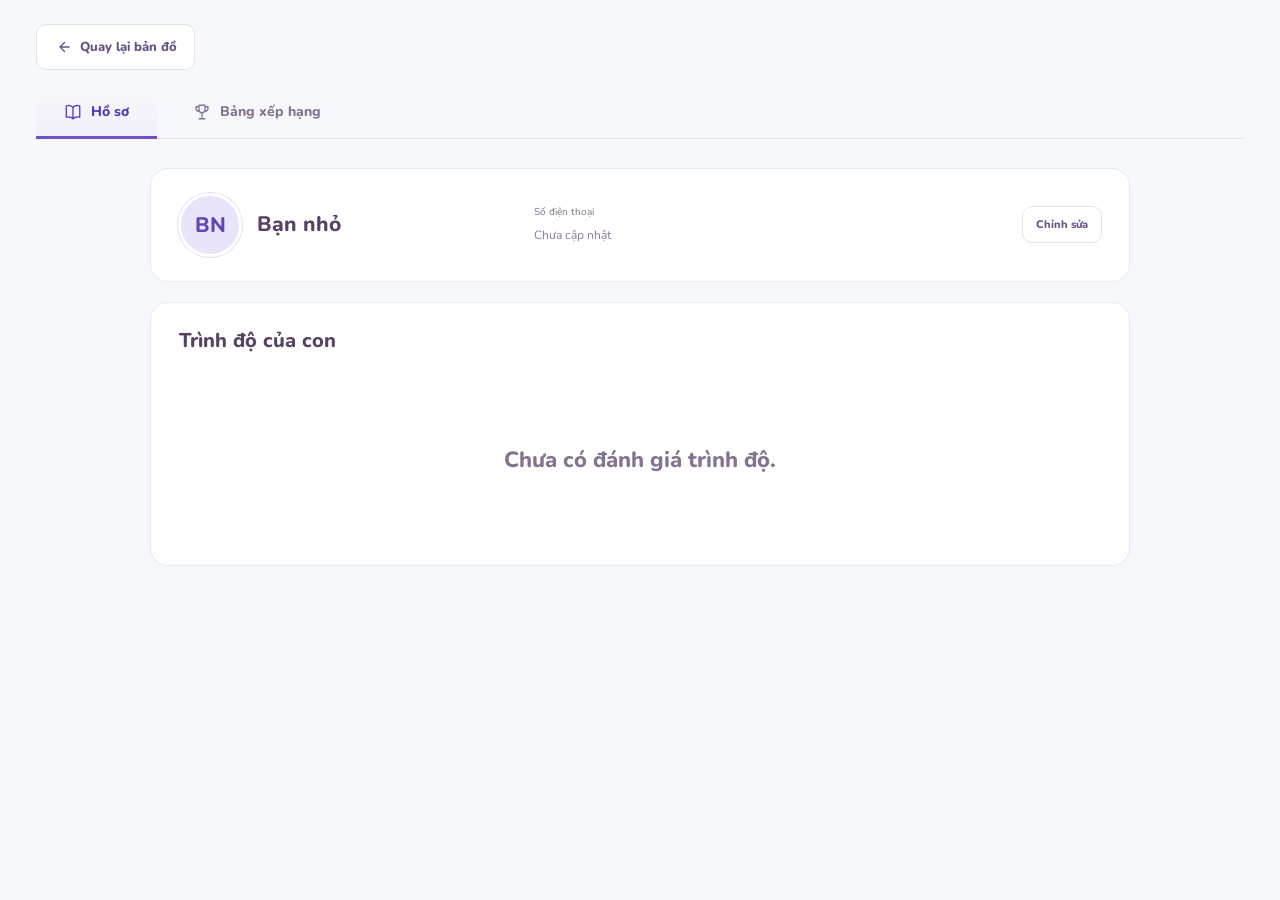
<file: maps/10-tien-do.html>
<!doctype html>
<html lang="vi">
<head>
  <meta charset="utf-8">
  <meta name="viewport" content="width=device-width,initial-scale=1">
  <meta name="color-scheme" content="light">
  <meta http-equiv="Content-Security-Policy" content="default-src 'none'; script-src 'unsafe-inline'; style-src 'unsafe-inline'; img-src 'self' data: blob:; font-src 'self' data:; connect-src 'none'; base-uri 'none'; form-action 'none'">
  <title>Hồ sơ</title>
  <style>
/* Existing ELand brand assets; no generated substitute wordmark. */
@font-face{font-family:Nunito;font-style:normal;font-weight:400;font-display:swap;src:url('../assets/a5906e15ceb68f73d3b2c207.woff2')}
@font-face{font-family:Nunito;font-style:normal;font-weight:400;font-display:swap;src:url('../assets/2a755616268a9285541121f1.woff2');unicode-range:U+0102-0103,U+0110-0111,U+0128-0129,U+0168-0169,U+01A0-01A1,U+01AF-01B0,U+0300-0301,U+0303-0304,U+0308-0309,U+0323,U+0329,U+1EA0-1EF9,U+20AB}
@font-face{font-family:Nunito;font-style:normal;font-weight:600;font-display:swap;src:url('../assets/45f437de32ff5973eb5616b4.woff2')}
@font-face{font-family:Nunito;font-style:normal;font-weight:600;font-display:swap;src:url('../assets/cf95b95d712b0185f0e61550.woff2');unicode-range:U+0102-0103,U+0110-0111,U+0128-0129,U+0168-0169,U+01A0-01A1,U+01AF-01B0,U+0300-0301,U+0303-0304,U+0308-0309,U+0323,U+0329,U+1EA0-1EF9,U+20AB}
@font-face{font-family:Nunito;font-style:normal;font-weight:800;font-display:swap;src:url('../assets/2363d3ed037283ebb961e8c4.woff2')}
@font-face{font-family:Nunito;font-style:normal;font-weight:800;font-display:swap;src:url('../assets/fac6740eb7a0d5627c287a82.woff2');unicode-range:U+0102-0103,U+0110-0111,U+0128-0129,U+0168-0169,U+01A0-01A1,U+01AF-01B0,U+0300-0301,U+0303-0304,U+0308-0309,U+0323,U+0329,U+1EA0-1EF9,U+20AB}
:root{--eland-purple:#5038BC;--eland-lavender:#EAE4FA;--eland-lime:#D9EF82}
body,.brand h1,.location h2,.unit-card h2,.overview-hint h2,.zone-badge strong,.dialog>h2{font-family:Nunito,'Segoe UI',sans-serif}
.location h2,.unit-card h2,.overview-hint h2,.zone-badge strong,.dialog>h2{font-weight:800}
.brand{gap:0}.brand h1{margin:0;line-height:1}.brand-logo{display:block;width:148px;height:auto;max-width:none;object-fit:contain}
.topbar{color:var(--eland-purple)}.topbar .total-track{background:var(--eland-lavender)}.topbar .total-track i{background:var(--eland-purple)}.topbar .avatar{background:var(--eland-lavender);color:var(--eland-purple);border-color:var(--eland-lavender)}
@media(max-width:650px){.brand-logo{width:116px}}

</style>
  <style>
*{box-sizing:border-box}html{scroll-behavior:smooth}body{margin:0;color:#29243D;background:#F7F8FC;font-family:Nunito,'Segoe UI',sans-serif;font-size:15px;line-height:1.55}button,input,select{font:inherit}button{cursor:pointer}button:disabled{cursor:default;opacity:.45}button,a,input,select{outline-offset:4px}button:focus-visible,a:focus-visible,input:focus-visible,select:focus-visible{outline:3px solid #9C88E7}button{color:inherit}button,a{-webkit-tap-highlight-color:transparent}h1,h2,h3,p{margin:0}h1,h2,h3,strong{font-weight:800}h2{font-size:19px;line-height:1.4}h3{font-size:16px}p{color:#767186}small{font-size:12px}a{color:#5038BC}.icon{width:20px;height:20px;flex:none;vertical-align:middle}button>.icon:last-child{flex-shrink:0}.skip{position:absolute;left:12px;top:-60px;z-index:20;padding:10px;background:white}.skip:focus{top:10px}.topbar{background:white;border-bottom:1px solid #EEEAF5}.top-inner{max-width:1320px;margin:auto;min-height:86px;display:flex;align-items:center;gap:68px;padding:0 36px}.brand-logo{display:block;width:135px;height:auto}.top-inner nav{display:flex;align-self:stretch;gap:28px}.nav-button{position:relative;display:flex;align-items:center;gap:9px;background:none;border:0;padding:0 2px;font-weight:800;font-size:15px;color:#8B8599}.nav-button.active{color:#5038BC}.nav-button.active:after{content:'';height:3px;background:#5038BC;position:absolute;bottom:0;left:0;right:0;border-radius:3px}.profile{margin-left:auto;display:flex;align-items:center;gap:10px}.profile strong{display:block;font-size:14px}.profile>div>span{display:block;font-size:12px;color:#8A8299}.avatar{width:38px;height:38px;display:inline-flex;align-items:center;justify-content:center;border-radius:50%;font-size:12px;font-weight:800;border:3px solid #fff;box-shadow:0 0 0 1px rgba(20,10,50,.035);flex:none}.avatar.large{width:66px;height:66px;font-size:21px;border-width:4px}.tone-0{background:#EAE4FA;color:#6248B3}.tone-1{background:#FCE7D8;color:#B97549}.tone-2{background:#DFEEDC;color:#6B8B4E}.tone-3{background:#E0EBF5;color:#5F83B1}.tone-4{background:#F6E0EB;color:#AD6D91}.tone-5{background:#FAEFCA;color:#AA873F}.live-dot{width:6px;height:6px;background:#A998D5;border-radius:50%}.text-button{display:inline-flex;align-items:center;gap:6px;border:0;background:none;padding:4px 0;font-weight:800;font-size:13px;color:#6650B1}.text-button .icon{width:16px;height:16px}main{max-width:1248px;margin:34px auto 0;outline:none}.page-heading{display:flex;align-items:center;justify-content:space-between;gap:24px;margin-bottom:30px}.eyebrow{font-size:10px;font-weight:800;letter-spacing:1.7px;color:#9284B7;margin-bottom:8px}h1{font-size:34px;letter-spacing:-.9px;line-height:1.3}h1 span{color:#6244C2}.page-heading p{margin-top:9px;font-size:15px}.button{display:inline-flex;justify-content:center;align-items:center;gap:8px;border-radius:10px;padding:12px 17px;border:1px solid transparent;min-height:44px;font-size:13px;font-weight:800;white-space:nowrap;transition:transform .15s,background .15s}.button:hover{transform:translateY(-1px)}.button.quiet{background:white;border-color:#E5E0EF;color:#655184}.button.primary{background:#5038BC;color:white;box-shadow:0 3px 0 #3F2C95}.button.primary:hover{background:#6046C9}.button.white{background:white;color:#5038BC}.button.full{width:100%}.level-bar{display:flex;align-items:center;justify-content:space-between;gap:20px;margin-bottom:23px}.segmented{background:#EEEDF5;border:1px solid #E8E5F0;border-radius:11px;padding:4px;display:inline-flex;gap:3px}.segmented button{background:none;border:0;border-radius:8px;min-height:37px;padding:7px 18px;font-size:13px;font-weight:800;color:#8A8298}.segmented button.selected{background:white;color:#5038BC;box-shadow:0 2px 5px #30254A0B}.segmented.small{padding:3px;border-radius:9px}.segmented.small button{min-height:30px;padding:5px 11px;font-size:12px}.levels button{min-width:86px}.subtle{color:#9A93A7;font-size:12px}.subtle .icon{width:15px;height:15px;margin-right:3px}.ranking-grid{display:grid;grid-template-columns:minmax(0,1fr) 320px;gap:25px;align-items:start}.card{background:white;border:1px solid #EBE8F2;border-radius:18px;box-shadow:0 5px 18px #35235803}.card-heading{display:flex;justify-content:space-between;align-items:center;gap:16px;padding:25px 27px 0}.card-heading p{font-size:12px;margin-top:3px}.pill{font-size:10px;line-height:1.4;font-weight:800;background:#F4F1F8;color:#90859F;border-radius:6px;padding:5px 8px;display:inline-flex;align-items:center;gap:5px;white-space:nowrap}.pill .icon{width:14px;height:14px}.pill.lavender{background:#F1EDFB;color:#8B73BC}.podium{display:flex;align-items:flex-end;justify-content:center;gap:27px;padding:27px 35px 0;background:radial-gradient(ellipse at 50% 80%,#F7F4FE,transparent 70%);border-bottom:1px solid #F0EDF6}.podium-person{display:flex;flex-direction:column;align-items:center;width:27%;max-width:180px;background:none;border:0;padding:0}.podium-face{position:relative;margin-bottom:14px}.podium-person .avatar{box-shadow:0 0 0 5px #F7F5FC}.place-1 .avatar{width:80px;height:80px;font-size:25px;box-shadow:0 0 0 5px #FFF6DF;background:#FFF0CB;color:#AE8438}.crown{position:absolute;left:50%;top:-28px;transform:translateX(-50%) rotate(-7deg);color:#DCA43B}.crown .icon{width:26px;height:26px}.medal{position:absolute;bottom:-7px;left:50%;transform:translateX(-50%);display:flex;align-items:center;justify-content:center;border-radius:50%;width:25px;height:25px;background:#D8D1E9;color:white;border:3px solid white;font-size:11px;font-weight:800}.place-1 .medal{background:#E1AF46}.place-3 .medal{background:#D6A687}.podium-person>strong{font-size:14px;white-space:nowrap}.podium-score{font-weight:800;color:#655279;font-size:16px;margin:4px 0 13px}.podium-score small{font-weight:400;color:#A69BAB;font-size:10px}.podium-step{width:100%;height:58px;display:flex;align-items:center;justify-content:center;background:#F0ECF8;border-radius:11px 11px 0 0;color:#C7BCDD;font-size:27px;font-weight:800}.place-1 .podium-step{height:83px;background:#F9F0D8;color:#DFC886}.place-3 .podium-step{height:44px;background:#F5ECE8;color:#DAC2B6}.list-toolbar{padding:24px 25px 16px;display:flex;align-items:center;justify-content:space-between;gap:15px}.search{display:flex;align-items:center;gap:7px;max-width:205px;background:#FAFAFC;border:1px solid #EDEAF2;border-radius:9px;padding:8px 10px;color:#A299B4}.search .icon{width:16px;height:16px}.search input{border:0;background:none;outline:none;min-width:0;width:100%;font-size:12px;color:#564A6C}.search input::placeholder{color:#A59CB3}.table-scroll{overflow-x:auto}table{border-collapse:collapse;width:100%;text-align:left;font-size:13px}th{font-size:10px;letter-spacing:.35px;color:#A198B0;font-weight:600;background:#FCFBFE;padding:12px 23px;border-top:1px solid #F1EEF5;border-bottom:1px solid #F1EEF5;white-space:nowrap}td{padding:14px 23px;border-bottom:1px solid #F4F1F8}td:first-child,th:first-child{padding-left:27px}th.number,td.number{text-align:right;padding-right:27px;font-variant-numeric:tabular-nums}.rank-table th:nth-child(1){width:80px}.rank-table th.unit-cell{min-width:130px}.rank-number{display:inline-flex;align-items:center;justify-content:center;width:28px;height:28px;font-weight:800;color:#857B98}.rank-number.top-rank{color:#C4A069}.rank-number .icon{width:18px;height:18px}.student-name{display:flex;align-items:center;gap:10px}.student-name>span>strong{font-size:13px;white-space:nowrap}.student-name .avatar{width:34px;height:34px;font-size:10px}.you{color:#8A72BF;background:#EFE8FD;padding:2px 5px;border-radius:4px;margin-left:7px;font-size:9px;font-weight:800}.unit-cell{font-size:12px;color:#8B829A}.unit-total{color:#B9B1C4}.score-button{background:none;border:0;font-size:14px;font-weight:800;color:#605270;padding:5px 0;white-space:nowrap}.score-button:hover{color:#5038BC;text-decoration:underline}.own-row{background:#F3EFFD}.own-row td:first-child{box-shadow:inset 3px 0 #856CD4}.own-row .score-button,.own-row .rank-number{color:#6447B9}.load-more{padding:16px;width:100%;border:0;background:white;font-weight:800;font-size:12px;color:#8D79B3}.load-more .icon{width:14px;height:14px}.table-foot{padding:14px 25px;color:#AAA1B5;font-size:10px;background:#FCFBFE;border-radius:0 0 18px 18px}.table-foot .icon{width:13px;height:13px;margin-right:4px}.rank-aside{display:grid;gap:20px}.my-card{background:#5840B5;color:white;border-radius:18px;padding:24px;box-shadow:0 8px 20px #5038BC15}.my-top{display:flex;align-items:center;justify-content:space-between;color:#CBBCF1;font-size:9px;font-weight:800;letter-spacing:1.4px;margin-bottom:20px}.my-top .icon{width:18px;height:18px;color:#D9EF82}.my-identity{display:flex;align-items:center;gap:12px}.my-identity .avatar.large{width:53px;height:53px;font-size:16px;border:3px solid #8066CB;background:#D9CEF2;color:#654AAB;box-shadow:none}.my-identity h2{font-size:18px}.my-identity>div>span{font-size:11px;color:#C5B7E8}.my-rank{display:flex;align-items:center;gap:14px;border-bottom:1px solid #FFFFFF20;margin-top:16px;padding-bottom:16px}.my-rank>span{font-size:48px;letter-spacing:-2px;color:#D9EF82;font-weight:800;line-height:1.3}.my-rank>div{font-size:11px;color:#E7DFF8}.my-rank>div>strong{display:block;font-size:10px;color:#BDADE2;margin-top:2px;font-weight:400}.my-total{margin-top:18px}.my-total>span{display:block;color:#CBBCEB;font-size:11px}.my-total>strong{font-size:31px;letter-spacing:-.6px;display:block;margin:2px 0 10px;font-variant-numeric:tabular-nums}.point-split{display:grid;grid-template-columns:1fr 1fr;gap:12px}.point-split>div{border-radius:9px;padding:10px 13px;background:#FFFFFF0E}.point-split span{font-size:10px;color:#C5B7E5;display:block}.point-split strong{font-size:16px;display:block;margin-top:2px}.rank-message{font-size:11px;line-height:1.7;margin:16px 0;color:#D1C4EC}.rank-message strong{color:#E1F396}.my-card .button{width:100%;font-size:12px}.my-card .button .icon:last-child{margin-left:auto}.habit-card{padding:22px}.section-title{display:flex;align-items:center;gap:8px;color:#75628B}.section-title>.icon{width:19px;height:19px}.section-title h3{font-size:14px}.week{display:grid;grid-template-columns:repeat(7,1fr);gap:5px;margin:20px 0 14px}.week>div{display:flex;flex-direction:column;align-items:center;gap:9px}.week>div>span:first-child{font-size:9px;color:#A89DB7}.day{height:27px;width:27px;display:flex;align-items:center;justify-content:center;border-radius:50%;font-size:10px;background:#F6F4FA;color:#B6ABC5}.day.done{background:#EFE8FD;color:#8A70C3}.day.done .icon{width:15px;height:15px}.day.today{outline:1px solid #8B70D0;outline-offset:3px}.habit-card p{font-size:11px;line-height:1.8;color:#A197AF}.habit-card>.text-button{margin-top:11px;font-size:11px}.soft-note{display:flex;gap:10px;padding:0 7px}.soft-note>.icon{color:#A298B4;width:17px;height:17px;margin-top:2px}.soft-note p{font-size:11px;line-height:1.8;color:#A197AF}.footer{display:flex;align-items:center;justify-content:space-between;max-width:1248px;margin:36px auto 20px;padding:15px 0;border-top:1px solid #EAE6F1;font-size:11px;color:#ABA2B8}.footer .text-button{font-size:11px}.heading-actions{display:flex;gap:10px}.inline-level{display:inline-block;font-size:10px;color:#8A70B8;background:#EDE6F8;padding:2px 7px;border-radius:5px;margin-left:7px;font-weight:800}.report-filters{display:flex;align-items:center;gap:18px;margin-bottom:22px}.report-filters>.subtle{margin-left:auto}.select-label{display:flex;align-items:center;gap:10px;color:#92859F;font-size:12px}.select-label select{border:1px solid #E6E0EF;border-radius:9px;background:white;padding:9px 30px 9px 12px;color:#655478;font-size:12px;min-height:42px}.report-overview{display:flex;justify-content:space-between;align-items:center;gap:40px;background:#EFEBF9;border:1px solid #E8E0F5;padding:29px 37px;border-radius:18px}.overview-intro .section-title{font-size:9px;letter-spacing:1px;color:#9A86BA;font-weight:800}.overview-intro .section-title .icon{color:#8D75BE;width:17px;height:17px}.overview-intro h2{font-size:24px;color:#5B4488;margin-top:11px}.overview-intro p{font-size:13px;color:#9381AB;max-width:650px;margin-top:9px}.overview-meta{display:flex;align-items:center;gap:24px;margin-top:22px;font-size:11px;color:#8A76A3}.overview-meta>span{display:flex;gap:6px;align-items:center}.overview-meta .icon{width:15px;height:15px}.level-progress{display:flex;flex-direction:column;align-items:center;gap:10px;flex-shrink:0}.progress-ring{width:125px;height:125px;border-radius:50%;background:conic-gradient(#8163C4 var(--progress),#E0D7EE 0);padding:7px;transform:rotate(-90deg)}.progress-ring>div{width:100%;height:100%;border-radius:50%;background:#EFEBF9;display:flex;flex-direction:column;align-items:center;justify-content:center;transform:rotate(90deg)}.progress-ring strong{font-size:31px;line-height:1.3;color:#6A4BA3}.progress-ring small{font-size:17px;color:#AD9BBF;margin-left:3px}.progress-ring span{font-size:9px;color:#A391B6}.level-progress>span{font-size:10px;color:#A08BB5}.section-heading{display:flex;align-items:center;justify-content:space-between;gap:20px;margin:30px 0 17px}.section-heading p{font-size:12px;margin-top:4px;color:#A296AF}.skill-grid{display:grid;grid-template-columns:repeat(4,minmax(0,1fr));gap:17px}.skill-card{background:white;border:1px solid #E9E4F0;border-radius:15px;padding:20px;text-align:left;position:relative;box-shadow:0 3px 8px #40255702}.skill-card:hover{border-color:var(--skill)}.skill-card.active{border-color:var(--skill);box-shadow:0 0 0 2px color-mix(in srgb,var(--skill) 9%,transparent)}.skill-head{display:flex;align-items:center;gap:10px}.skill-icon{width:37px;height:37px;border-radius:10px;background:color-mix(in srgb,var(--skill) 9%,white);color:var(--skill);display:flex;align-items:center;justify-content:center}.skill-icon .icon{width:20px;height:20px}.skill-head>span:nth-child(2){font-size:14px;font-weight:800;color:#6B5B7B}.skill-head small{display:block;font-size:9px;font-weight:400;color:#AA9DB8;margin-top:1px}.skill-head>.icon{width:14px;height:14px;color:#B7AFC3;margin-left:auto}.skill-score{font-size:31px;line-height:1.4;font-weight:800;letter-spacing:-.6px;color:var(--skill);margin:15px 0 10px;font-variant-numeric:tabular-nums}.skill-score small{font-size:12px;font-weight:400;letter-spacing:0;color:#B0A6BD;margin-left:3px}.meter{height:5px;background:#F0EDF4;border-radius:8px;overflow:hidden}.meter>i{height:100%;display:block;background:var(--skill,#A67AB7);border-radius:8px}.skill-bottom{display:flex;align-items:center;justify-content:space-between;gap:5px;font-size:10px;margin-top:12px}.skill-bottom strong{font-size:10px;color:var(--skill);font-weight:600}.skill-bottom>span{color:#B0A5BD;font-size:9px}.report-grid{display:grid;grid-template-columns:minmax(0,1.9fr) minmax(280px,1fr);gap:22px;margin-top:23px}.trend-card .card-heading{padding-bottom:17px}.legend-dot{width:9px;height:9px;border-radius:50%;background:var(--skill)}.trend{width:100%;height:auto;display:block;padding:0 15px;min-height:180px}.trend text{font-family:Nunito,'Segoe UI',sans-serif;font-size:10px;fill:#AB9FBA}.chart-note{font-size:10px;color:#B0A4BD;margin:4px 25px 19px}.recommendation{padding:26px;display:flex;flex-direction:column;align-items:flex-start}.recommendation>.section-title h2{font-size:17px}.recommendation>.pill{margin-top:20px}.recommendation h3{font-size:18px;line-height:1.5;color:#706080;margin-top:12px}.recommendation p{font-size:12px;line-height:1.85;margin:10px 0 20px;color:#A092AC}.recommendation .button{font-size:11px;margin-top:auto;width:100%}.evidence-card{margin-top:23px;overflow:hidden}.evidence-card .card-heading{padding-bottom:22px}.evidence-table strong{font-size:12px;color:#766783}.evidence-table td{color:#A396AE;font-size:11px;padding-top:13px;padding-bottom:13px}.cell-sub{font-size:10px;display:block;margin-top:3px;color:#B4A8BF}.evidence-summary{display:flex;align-items:center;justify-content:space-between;gap:15px;padding:18px 27px;background:#FCFBFE;color:#AC9FB8;font-size:11px}.evidence-summary>strong{font-size:14px;color:#8C76AE;font-variant-numeric:tabular-nums}.evidence-summary>strong>span{color:#B0A1BD;font-size:11px;font-weight:400}.ai-criteria{display:grid;grid-template-columns:repeat(4,1fr);gap:20px;background:#FCF9FE;padding:18px 27px 23px;border-top:1px solid #F2EAF7}.ai-caption{grid-column:1/-1;font-size:11px;font-weight:800;color:#A188B1;display:flex;gap:8px;align-items:center}.ai-criteria>div:not(.ai-caption)>span{font-size:11px;color:#AD98B9}.ai-criteria strong{font-size:20px;display:block;color:#AB7DB7;margin:5px 0 8px}.ai-criteria small{font-size:10px;color:#BAA4C4;font-weight:400;margin-left:3px}.report-disclaimer{display:flex;gap:10px;margin:20px 6px 0;color:#B4A7C1}.report-disclaimer .icon{width:16px;height:16px;margin-top:2px}.report-disclaimer p{font-size:11px;line-height:1.8;color:#AC9EB9}.empty{padding:35px;text-align:center;font-size:13px;color:#A394B1}.chart-empty{min-height:220px;display:flex;align-items:center;justify-content:center}dialog{width:min(560px,calc(100vw - 30px));max-height:85vh;overflow:auto;border:1px solid #EAE4F4;border-radius:20px;padding:28px;color:#5D4D75;box-shadow:0 25px 80px #28114B25;background:#fff}dialog::backdrop{background:#21123E66;backdrop-filter:blur(3px)}.dialog-heading{display:flex;justify-content:space-between;align-items:center;gap:15px;margin-bottom:20px}.dialog-heading h2{font-size:20px}.icon-button{display:flex;align-items:center;justify-content:center;border:0;border-radius:8px;background:#F6F2FB;padding:7px;color:#A38DB9;flex:none;min-width:34px;min-height:34px}dialog p{font-size:13px;color:#9987A9;line-height:1.9;margin:12px 0}.dialog-intro{font-size:16px;line-height:1.7;color:#8B72A6;background:#F5F0FC;padding:15px;border-radius:11px}.rule-row{display:flex;gap:15px;margin-top:22px}.rule-number{color:#C3B2D7;font-size:22px;font-weight:800;line-height:1.3}.rule-row p{margin:6px 0 0;font-size:12px}.rule-row h3{font-size:14px}.dialog-note{background:#FAF6ED;border:1px solid #F1E8D6;color:#B19A71;border-radius:10px;padding:13px 15px;font-size:11px;line-height:1.9;margin-top:23px}.source-link{display:flex;align-items:center;gap:5px;margin-top:17px;font-size:12px;color:#9C80B8;text-decoration:none}.source-link .icon{width:14px;height:14px}.method-list>div{display:flex;gap:12px;margin-top:17px}.method-list>div>.icon{margin-top:2px;color:#B8A0CD}.method-list strong{font-size:13px}.method-list p{font-size:12px;margin-top:3px}.field{display:flex;flex-direction:column;gap:8px;margin:18px 0;color:#937DA7;font-size:12px;font-weight:800}.field select{width:100%;border:1px solid #E9E0F2;border-radius:10px;background:#FDFBFF;color:#9279A7;padding:12px;font-size:12px}.review-preview{padding:15px 17px;background:#F5F0FC;border-radius:11px;margin-bottom:20px}.review-preview>span{display:flex;align-items:center;justify-content:space-between;margin:5px 0;font-size:12px;color:#B09BC2}.review-preview strong{color:#8A6CAC}.fine{font-size:11px!important;color:#B4A2C2!important}.student-dialog{display:flex;align-items:center;gap:15px;margin-bottom:20px}.student-dialog>strong{font-size:14px;color:#A28BB6}.dialog-total{display:flex;align-items:center;justify-content:space-between;border-bottom:1px solid #EEE7F6;padding-bottom:16px;font-size:13px;color:#A994BA}.dialog-total strong{font-size:30px;color:#9271B5}.point-split.light{margin-top:15px}.point-split.light>div{background:#F8F4FC}.point-split.light span{color:#BAA3CF}.point-split.light strong{color:#A283BE}#toast{position:fixed;bottom:25px;left:50%;transform:translate(-50%,15px);max-width:calc(100vw - 32px);border-radius:11px;padding:14px 22px;background:#3B2C58;color:white;font-size:12px;box-shadow:0 5px 25px #35234C22;opacity:0;pointer-events:none;transition:opacity .2s,transform .2s;z-index:50}#toast.shown{opacity:1;transform:translate(-50%,0)}
/* Darker secondary text keeps the soft palette readable. */
p{color:#787080}.subtle{color:#81788E}.card-heading p{color:#82758D}.table-foot{color:#8D809C}.unit-cell{color:#7E708D}.unit-total{color:#A496AF}.overview-intro p{color:#837096}.overview-meta{color:#806B95}.skill-head small,.skill-bottom>span{color:#92849F}.skill-head>span:nth-child(2){color:#675575}.chart-note,.chart-note p{color:#93839F}.recommendation p{color:#8F7B9F}.evidence-table td{color:#8A779B}.cell-sub{color:#9D8AAE}.report-disclaimer p{color:#9584A2}.evidence-summary{color:#94809F}.dialog-note{color:#8C734C}dialog p{color:#8C759E}.field,.field select{color:#846499}
@media(min-width:1500px){.top-inner{max-width:1360px}main,.footer{max-width:1280px}.ranking-grid{grid-template-columns:minmax(0,1fr) 330px}}
@media(max-width:1350px){main,.footer{margin-left:36px;margin-right:36px}.top-inner{gap:45px}.ranking-grid{grid-template-columns:minmax(0,1fr) 300px;gap:20px}.my-card{padding:22px}.card-heading{padding-left:23px;padding-right:23px}.rank-table td,.rank-table th{padding-left:18px;padding-right:18px}.rank-table td:first-child,.rank-table th:first-child{padding-left:23px}.skill-card{padding:18px}.skill-bottom{flex-wrap:wrap}}
@media(max-width:1050px){h1{font-size:29px}.ranking-grid{grid-template-columns:minmax(0,1fr) 275px;gap:17px}.top-inner{gap:25px;padding:0 25px}.top-inner nav{gap:20px}main,.footer{margin-left:25px;margin-right:25px}.profile>div{display:none}.unit-cell{display:none}.level-bar>.subtle{font-size:10px}.podium{gap:17px;padding-left:20px;padding-right:20px}.podium-person>strong{font-size:12px}.podium-score{font-size:14px}.list-toolbar{padding:20px 18px 15px;gap:10px;flex-wrap:wrap}.search{max-width:none;flex:1;min-width:130px}.segmented.small button{padding:5px 8px}.my-card{padding:20px}.my-rank>span{font-size:43px}.my-total>strong{font-size:29px}.week{gap:2px}.day{width:24px;height:24px}.heading-actions .button{padding:11px}.report-overview{padding:27px}.overview-intro h2{font-size:21px}.overview-meta{gap:16px}.skill-grid{gap:12px}.skill-head{gap:7px}.skill-icon{width:30px;height:30px}.skill-score{font-size:27px}.skill-head>span:nth-child(2){font-size:13px}.skill-card{padding:15px}.report-grid{grid-template-columns:minmax(0,1.6fr) minmax(250px,1fr)}.recommendation{padding:23px}}
@media(max-width:800px){.top-inner{min-height:74px;gap:20px;padding:0 20px}.brand-logo{width:110px}.top-inner nav{gap:16px}.nav-button{font-size:12px;gap:6px}.nav-button>.icon{width:17px;height:17px}.profile .avatar{width:33px;height:33px}main,.footer{margin-left:20px;margin-right:20px}main{margin-top:26px}.ranking-grid{grid-template-columns:1fr}.rank-aside{grid-template-columns:1.1fr 1fr;align-items:start}.my-card{grid-row:span 2}.habit-card{padding:22px}.soft-note{grid-column:2}.rank-table .unit-cell{display:table-cell}.page-heading{align-items:flex-start;gap:15px}.page-heading>.button{font-size:11px;padding:10px;margin-top:21px}.level-bar{flex-wrap:wrap;gap:10px}.level-bar>.subtle{font-size:11px}.podium{padding-top:32px}.podium-person{max-width:180px}.podium-person>strong{font-size:14px}.podium-score{font-size:16px}.list-toolbar{flex-wrap:nowrap}.search{max-width:210px}.page-heading .heading-actions{flex-direction:column;gap:6px}.heading-actions .button{font-size:11px;padding:9px;min-height:37px}.report-filters{gap:12px;flex-wrap:wrap}.report-filters>.subtle{font-size:10px}.report-overview{gap:20px}.overview-meta{gap:10px;flex-wrap:wrap}.skill-grid{grid-template-columns:repeat(2,minmax(0,1fr));gap:15px}.skill-card{padding:20px}.skill-score{font-size:32px}.skill-bottom{flex-wrap:nowrap}.skill-head>span:nth-child(2){font-size:15px}.skill-icon{width:36px;height:36px}.report-grid{grid-template-columns:1fr}.recommendation{padding:23px}.recommendation .button{width:auto;align-self:flex-end}.recommendation p{max-width:100%}.recommendation h3{font-size:17px}.recommendation>.pill{margin-top:13px}.report-overview h2{font-size:20px}.ai-criteria{gap:12px}.ai-criteria strong{font-size:18px}}
@media(max-width:540px){body{font-size:14px}.top-inner{min-height:69px;gap:15px;padding:0 16px;flex-wrap:wrap}.brand-logo{width:97px}.profile{margin-left:auto;order:2}.top-inner nav{order:3;width:100%;height:43px;justify-content:center;gap:40px}.top-inner{padding-top:12px;gap:7px}.nav-button{font-size:12px}main,.footer{margin-left:16px;margin-right:16px}main{margin-top:25px}.page-heading{display:block;margin-bottom:23px}.eyebrow{font-size:8px;letter-spacing:1.3px;margin-bottom:7px}h1{font-size:27px;letter-spacing:-.7px}.page-heading p{font-size:12px;line-height:1.8}.page-heading>.button{margin-top:14px;padding:8px 12px;min-height:36px}.levels{width:100%;justify-content:space-between}.levels button{min-width:0;flex:1;padding:6px 12px;font-size:12px}.level-bar>.subtle{font-size:10px}.ranking-grid{gap:18px}.card-heading{padding:21px 18px 0}.card-heading h2{font-size:16px}.card-heading p{font-size:11px}.card-heading>.pill{font-size:9px;padding:5px}.card-heading>.pill .icon{width:12px;height:12px}.podium{gap:13px;padding:33px 17px 0}.podium-person{width:30%}.podium-person .avatar{width:53px;height:53px;font-size:16px}.podium-person.place-1 .avatar{width:64px;height:64px;font-size:20px}.podium-person>strong{font-size:11px}.podium-score{font-size:13px;margin-top:5px}.podium-score small{display:none}.podium-step{height:48px;font-size:23px}.place-1 .podium-step{height:70px}.place-3 .podium-step{height:35px}.rank-aside{display:flex;flex-direction:column}.rank-aside>*{width:100%}.my-card{padding:23px}.my-rank{margin-top:12px;padding-bottom:12px}.my-identity{gap:12px}.my-card .my-rank>span{font-size:47px}.habit-card{padding:23px}.week{gap:8px}.day{height:32px;width:32px}.list-toolbar{padding:19px 16px 14px;flex-wrap:wrap}.list-toolbar>.segmented{width:100%}.list-toolbar>.segmented>button{flex:1}.list-toolbar>.search{width:100%;max-width:none;flex-basis:100%;padding:10px}.rank-table .unit-cell{display:none}.rank-table th,.rank-table td{padding:11px 12px}.rank-table td:first-child,.rank-table th:first-child{padding-left:15px;width:49px}.rank-table .number{padding-right:17px}.rank-table th:nth-child(1){width:49px}.student-name{gap:6px}.student-name>span>strong{font-size:12px}.student-name .avatar{width:30px;height:30px;font-size:9px}.score-button{font-size:13px}.you{font-size:8px;margin-left:4px}.table-foot{font-size:9px;padding:12px 17px}.footer{font-size:10px;margin-top:25px;gap:10px}.footer .text-button{font-size:10px}.heading-actions{flex-direction:row!important;margin-top:15px}.heading-actions .button{font-size:11px;padding:9px 12px}.report-filters>.segmented{width:100%}.report-filters>.segmented>button{flex:1;font-size:12px;padding:7px 13px}.report-filters>.subtle{margin-left:auto;font-size:9px}.select-label{font-size:11px}.select-label select{min-height:36px;font-size:11px;padding:7px 20px 7px 10px}.report-overview{padding:24px 20px;display:block}.overview-intro h2{font-size:22px;line-height:1.4}.overview-intro p{font-size:12px}.overview-intro .section-title{font-size:8px}.overview-meta{font-size:10px;gap:10px;margin-top:17px}.level-progress{margin-top:23px;flex-direction:row;gap:18px;border-top:1px solid #DED4EE;padding-top:18px;justify-content:center}.progress-ring{width:90px;height:90px;padding:5px}.progress-ring strong{font-size:25px}.progress-ring small{font-size:13px}.progress-ring span{font-size:7px}.level-progress>span{font-size:11px}.section-heading{display:block;margin-top:27px}.section-heading h2{font-size:18px}.section-heading p{font-size:11px}.section-heading>.segmented{margin-top:12px}.skill-grid{gap:11px}.skill-card{padding:15px 12px}.skill-head{gap:6px}.skill-head>span:nth-child(2){font-size:13px}.skill-head small{font-size:8px}.skill-icon{width:29px;height:29px;border-radius:8px}.skill-icon .icon{width:17px;height:17px}.skill-head>.icon{width:11px;height:11px}.skill-score{font-size:28px;margin-top:15px}.skill-score small{font-size:10px}.skill-bottom{flex-wrap:wrap;gap:3px}.skill-bottom strong{font-size:9px}.skill-bottom>span{font-size:8px}.report-grid{gap:17px;margin-top:18px}.trend-card .card-heading{padding-bottom:15px}.trend{min-height:140px;padding:0 5px}.chart-note{font-size:9px;margin:2px 18px 16px}.recommendation{padding:23px}.recommendation>.button{align-self:stretch;width:100%;margin-top:0}.evidence-card .card-heading{align-items:flex-start;flex-wrap:wrap;gap:8px;padding-bottom:16px}.evidence-table{min-width:470px}.evidence-table th,.evidence-table td{padding-left:15px;padding-right:15px}.evidence-table td:first-child,.evidence-table th:first-child{padding-left:18px}.evidence-table .number{padding-right:18px}.evidence-summary{padding:14px 18px;display:block;font-size:10px}.evidence-summary>strong{display:block;font-size:13px;margin-top:7px}.ai-criteria{grid-template-columns:repeat(2,1fr);gap:13px;padding:18px}.ai-criteria>div>span{font-size:10px}.ai-criteria strong{font-size:19px}.report-disclaimer{margin:16px 0 0;gap:8px}.report-disclaimer p{font-size:10px}.report-disclaimer>.icon{width:14px;height:14px}dialog{padding:23px}.dialog-heading h2{font-size:18px}.dialog-intro{font-size:14px}.rule-row{gap:11px}.rule-row h3{font-size:13px}.rule-row p{font-size:12px}.rule-number{font-size:20px}.dialog-note{font-size:10px}.dialog-heading{gap:10px}.field select{font-size:12px}#toast{font-size:11px;padding:13px 17px;width:max-content}}
@media(prefers-reduced-motion:reduce){html{scroll-behavior:auto}*,*:before,*:after{transition:none!important;animation:none!important}}
@media print{@page{size:A4;margin:12mm}body{background:white;font-size:11px;print-color-adjust:exact;-webkit-print-color-adjust:exact}.topbar,.footer,.heading-actions,.report-filters,.recommendation .button,.report-disclaimer .icon,.text-button,.section-heading>.segmented,#toast,dialog{display:none!important}main{margin:0!important;max-width:none}.page-heading{margin-bottom:16px}h1{font-size:25px}.report-overview{padding:18px;break-inside:avoid}.skill-grid{grid-template-columns:repeat(4,minmax(0,1fr));gap:10px}.skill-card{padding:12px;break-inside:avoid}.skill-score{font-size:24px}.skill-head>.icon{display:none}.skill-icon{width:26px;height:26px}.skill-head>span:nth-child(2){font-size:11px}.skill-bottom{flex-wrap:wrap}.report-grid{grid-template-columns:1.8fr 1fr;gap:12px}.trend-card,.recommendation{break-inside:avoid}.recommendation{padding:15px}.recommendation h3{font-size:14px}.recommendation p{font-size:10px}.evidence-card{border-radius:8px}.evidence-card .card-heading{break-after:avoid}.table-scroll{overflow:visible}thead{display:table-header-group}tr{break-inside:avoid}.evidence-table{min-width:0}.evidence-table td{padding-top:8px;padding-bottom:8px}.evidence-table th,.evidence-table td{font-size:9px}.evidence-table strong{font-size:10px}.evidence-summary{break-inside:avoid}.report-disclaimer p{font-size:9px}.trend{min-height:0}.report-overview h2{font-size:20px}.level-progress{margin:0;display:flex;border:0;padding:0;flex-direction:column}.progress-ring{width:100px;height:100px}.section-heading{margin-top:20px}.ai-criteria{grid-template-columns:repeat(4,1fr)}}

</style>
  <style>
/* One entry point: Tiến độ > Hồ sơ / Bảng xếp hạng. Report is nested in Hồ sơ. */
.progress-heading{display:flex;align-items:center;justify-content:space-between;gap:16px;margin-bottom:24px}
.progress-heading h1{font-size:32px;letter-spacing:-.6px;color:#3D3052}
.progress-heading p{font-size:13px;margin-top:5px;color:#7F728D}
.progress-heading>.pill{font-size:11px;padding:7px 11px}
.progress-tabs{display:flex;gap:8px;border-bottom:1px solid #E4DEEF;margin-bottom:29px}
.progress-tabs button{display:flex;align-items:center;gap:9px;background:none;border:0;border-bottom:3px solid transparent;margin-bottom:-1px;padding:13px 28px;font-weight:800;font-size:14px;color:#84748F}
.progress-tabs button.active{color:#5038BC;border-bottom-color:#7052C3;background:linear-gradient(0deg,#EDE6FA80,transparent);border-radius:11px 11px 0 0}
.progress-tabs .icon{width:18px;height:18px}
.hero-title{font-size:28px;letter-spacing:-.7px;line-height:1.35}
.hero-title span{color:#6244C2}
.report-back{margin:0 0 15px;font-size:11px}
.report-back .icon{transform:rotate(180deg);width:14px;height:14px}
.profile-grid{display:grid;grid-template-columns:340px minmax(0,1fr);gap:25px;align-items:start}
.profile-left,.profile-right{display:grid;gap:23px;min-width:0}
.account-card{overflow:hidden}
.account-identity{display:flex;flex-direction:column;align-items:center;padding:30px 23px 24px;background:linear-gradient(180deg,#F4F0FC,white);border-bottom:1px solid #EFE9F6}
.avatar.profile-avatar{width:88px;height:88px;font-size:27px;border:5px solid white;box-shadow:0 0 0 1px #E9E1F4;margin-bottom:14px;overflow:hidden}
.avatar img{width:100%;height:100%;object-fit:cover;border-radius:50%}
.account-identity h2{font-size:23px;color:#655077;overflow-wrap:anywhere;text-align:center}
.account-username{font-size:12px;color:#887497;margin-top:3px;overflow-wrap:anywhere}
.account-identity>.pill{margin-top:13px}
.account-section{padding:23px}
.account-section .section-title{justify-content:space-between;gap:10px}
.account-section h3{font-size:14px;color:#6B557F}
.account-section .text-button{font-size:11px;white-space:nowrap}
.account-fields{margin:18px 0 0}
.account-fields>div{padding:11px 0;border-bottom:1px solid #F1EDF6}
.account-fields>div:last-child{border:0;padding-bottom:0}
.account-fields dt{font-size:10px;color:#8A789C;margin-bottom:4px}
.account-fields dd{font-size:13px;color:#665077;font-weight:600;margin:0;overflow-wrap:anywhere}
.account-fields dd.not-set{font-weight:400;color:#8A789C}
.account-fields dd .text-button{float:right;font-size:10px;padding:0;margin-left:6px}
.account-private{display:flex;gap:8px;align-items:flex-start;padding:15px 22px;background:#FAF8FD;border-top:1px solid #EFE9F6}
.account-private>.icon{width:14px;height:14px;color:#92809F;margin-top:2px}
.account-private p{font-size:10px;color:#82718E;line-height:1.8}
.proficiency-card{overflow:hidden}
.proficiency-card>.card-heading{padding-top:26px}
.proficiency-card h2{font-size:24px;color:#5B4574}
.proficiency-card .eyebrow{font-size:9px;color:#867299}
.proficiency-card .card-heading p{font-size:12px;color:#82708F;margin-top:7px}
.level-badge{padding:8px 13px;border-radius:10px;background:#EFE8FB;border:1px solid #E3D9F4;color:#7957B0;font-weight:800;font-size:13px;flex-shrink:0}
.skill-radar{display:block;width:min(100%,540px);height:auto;margin:6px auto -2px;overflow:visible}
.skill-radar text{font-family:Nunito,'Segoe UI',sans-serif}
.radar-label{font-size:14px;fill:#816D93}
.radar-value{font-size:21px;fill:#73509E;font-weight:800}
.radar-max{font-size:10px;fill:#8B789A;font-weight:400}
.radar-empty{font-size:12px;fill:#8F78A5}
.radar-empty.small-label{font-size:9px;fill:#8D7A9C}
.proficiency-caption{max-width:510px;text-align:center;font-size:11px;color:#82708F;margin:0 auto 23px;padding:0 25px;line-height:1.8}
.proficiency-progress{margin:0 27px 24px;padding:19px;background:#F9F6FD;border-radius:12px;border:1px solid #F0E9F8}
.proficiency-progress>div:first-child{display:flex;align-items:center;justify-content:space-between;gap:13px;margin-bottom:12px}
.proficiency-progress strong{font-size:12px;color:#7A608F}
.proficiency-progress span{font-size:11px;color:#867195}
.proficiency-progress .meter{background:#E8E0F2;height:6px}
.proficiency-progress .meter>i{background:#9277CA}
.proficiency-actions{display:flex;justify-content:space-between;align-items:center;gap:16px;padding:21px 27px;border-top:1px solid #EFE9F5;background:#FDFCFF}
.proficiency-actions>span{font-size:10px;color:#8A779B}
.proficiency-actions .button{font-size:12px}
.profile-journey{display:flex;align-items:center;justify-content:space-between;gap:18px;padding:23px}
.profile-journey>div{display:flex;gap:14px;align-items:center}
.journey-icon{display:flex;align-items:center;justify-content:center;border-radius:12px;width:43px;height:43px;flex:none;background:#F7EFD9;color:#B68A40}
.profile-journey h3{font-size:14px;color:#7A628F}
.profile-journey p{font-size:11px;color:#897397;margin-top:4px}
.profile-journey>.button{font-size:11px;padding:9px 12px}
.profile-right>.report-disclaimer{margin-top:0}
.edit-profile-top{display:flex;align-items:center;gap:20px;margin-top:12px}
.edit-profile-top .profile-avatar{width:74px;height:74px;font-size:24px;margin:0;flex-shrink:0}
.edit-profile-top .field{margin:0;font-size:12px;min-width:0}
.edit-profile-top input{max-width:100%;font-size:10px}
.edit-profile-top small{font-size:9px;font-weight:400;color:#877194}
.profile-form-grid{display:grid;grid-template-columns:1fr 1fr;gap:0 15px;margin-top:8px}
.profile-form-grid .field{margin:13px 0 0;font-size:11px;min-width:0}
.profile-form-grid input{width:100%;padding:11px 12px;border-radius:9px;border:1px solid #E4DBEF;background:#FDFCFF;color:#725785;font-size:12px;min-height:43px}
.form-error{font-size:11px!important;color:#AB4B62!important;min-height:20px;margin:12px 0!important}
/* Contrast corrections for secondary text on the existing soft brand surfaces. */
.subtle,.card-heading p,.habit-card p,.habit-card .text-button,.soft-note p,.table-foot,.footer,.footer .text-button,.skill-head small,.skill-bottom>span,.section-heading p,.chart-note,.recommendation p,.cell-sub,.evidence-table td,.evidence-summary,.report-disclaimer p{color:#786582}
.pill.lavender{color:#78608F}.pill:not(.lavender){color:#786582}.overview-intro p,.overview-meta,.level-progress>span{color:#78608A}
.my-top,.my-identity>div>span,.my-rank>div>strong,.my-total>span,.point-split span,.rank-message{color:#E2D8F3}
.fine{color:#786582!important}dialog p,.source-link,.field,.field select,.review-preview>span{color:#78608A}
.trend text{fill:#81718E}.ai-criteria>div:not(.ai-caption)>span,.ai-criteria small,.ai-caption{color:#80638F}
.skill-bottom strong{font-weight:800}.account-private p,.proficiency-caption,.proficiency-actions>span{color:#786582}
@media(max-width:1100px){.profile-grid{grid-template-columns:300px minmax(0,1fr);gap:20px}.profile-journey{flex-wrap:wrap}.profile-journey>.button{margin-left:57px}.proficiency-actions{flex-wrap:wrap;justify-content:flex-end}.proficiency-actions>span{margin-right:auto}.hero-title{font-size:25px}}
@media(max-width:800px){.profile-grid{grid-template-columns:255px minmax(0,1fr);gap:18px}.profile-left,.profile-right{gap:18px}.account-section{padding:20px}.account-identity{padding-top:25px}.avatar.profile-avatar{width:75px;height:75px;font-size:24px}.account-identity h2{font-size:20px}.account-section h3{font-size:12px}.account-section .text-button{font-size:10px}.account-fields dd{font-size:12px}.proficiency-card>.card-heading{padding:22px 19px 0}.proficiency-card h2{font-size:21px}.proficiency-card .card-heading p{font-size:11px}.level-badge{font-size:11px;padding:6px 9px}.proficiency-card .eyebrow{font-size:8px}.proficiency-progress{margin:0 19px 18px;padding:15px}.proficiency-progress>div:first-child{flex-wrap:wrap;gap:4px}.proficiency-caption{font-size:10px;padding:0 19px}.proficiency-actions{padding:17px 19px;gap:10px}.proficiency-actions .button{font-size:11px;width:100%}.profile-journey{padding:18px}.profile-journey>div{gap:10px}.profile-journey h3{font-size:12px}.profile-journey p{font-size:10px}.journey-icon{width:35px;height:35px}.profile-journey>.button{margin-left:0;width:100%}.progress-heading h1{font-size:29px}.progress-heading p{font-size:12px}.progress-tabs button{font-size:13px;padding:12px 22px}.hero-title{font-size:25px}}
@media(max-width:640px){.profile-grid{display:flex;flex-direction:column}.profile-left,.profile-right{width:100%}.account-card{display:grid;grid-template-columns:165px minmax(0,1fr)}.account-identity{padding:23px 12px;border-bottom:0;border-right:1px solid #EFE9F6;justify-content:center}.account-identity h2{font-size:19px}.account-identity>.pill{font-size:9px;margin-top:10px}.account-section{padding:20px 16px}.account-section .section-title{flex-wrap:wrap;gap:4px}.account-fields{margin-top:8px}.account-fields>div{padding:7px 0}.account-fields dt{font-size:9px;margin-bottom:2px}.account-fields dd{font-size:11px}.account-fields dd .text-button{display:block;float:none;margin:2px 0 0;font-size:9px}.account-private{grid-column:1/-1;padding:11px 18px}.profile-left>.habit-card{display:none}.profile-right>.proficiency-card{order:0}.skill-radar{max-width:470px;margin-top:0}.proficiency-card>.card-heading{padding:23px 22px 0}.proficiency-card h2{font-size:23px}.proficiency-card .card-heading p{font-size:11px}.proficiency-caption{font-size:11px;max-width:350px;margin-bottom:19px}.proficiency-progress{margin:0 22px 20px;padding:17px}.proficiency-progress>div:first-child{flex-wrap:nowrap}.proficiency-actions{padding:18px 22px;flex-direction:column;align-items:stretch}.proficiency-actions>span{font-size:10px}.proficiency-actions .button{font-size:12px}.profile-journey{display:flex;flex-wrap:nowrap;padding:20px;gap:15px}.profile-journey>.button{width:auto;min-height:40px;font-size:10px}.profile-journey h3{font-size:13px}.profile-journey p{font-size:10px}.progress-heading{margin-bottom:19px}.progress-heading h1{font-size:28px}.progress-heading p{font-size:11px}.progress-heading>.pill{font-size:9px;padding:6px 8px}.progress-tabs{gap:0;margin-bottom:23px}.progress-tabs button{flex:1;justify-content:center;padding:13px 10px;font-size:13px}.hero-title{font-size:25px}}
@media(max-width:540px){.top-inner{flex-wrap:nowrap;min-height:71px;padding:0 16px;gap:20px}.top-inner nav{order:0;width:auto;height:auto;align-self:stretch;gap:0;justify-content:flex-start;margin-left:auto}.top-inner .profile{order:0;margin-left:0}.nav-button{font-size:12px;padding:0 2px;gap:7px}.top-inner .brand-logo{width:105px}.progress-heading h1{font-size:27px}.progress-heading p{font-size:10px}.progress-heading>.pill .icon{width:12px;height:12px}.account-card{grid-template-columns:135px minmax(0,1fr)}.account-identity{padding:21px 10px}.account-identity .profile-avatar{width:67px;height:67px;font-size:21px}.account-identity h2{font-size:17px}.account-username{font-size:9px}.account-section{padding:18px 14px}.account-section h3{font-size:11px}.account-section .text-button{font-size:9px}.proficiency-card>.card-heading{padding:21px 18px 0;align-items:flex-start}.proficiency-card h2{font-size:21px}.proficiency-card .eyebrow{font-size:7px;letter-spacing:1px}.proficiency-card .card-heading p{font-size:10px;line-height:1.8;max-width:220px}.level-badge{font-size:10px;padding:7px 9px;margin-top:3px}.skill-radar{margin-top:5px}.proficiency-caption{font-size:10px;margin-bottom:17px}.proficiency-progress{margin:0 18px 18px;padding:14px}.proficiency-progress strong{font-size:11px}.proficiency-progress span{font-size:10px}.proficiency-actions{padding:17px 18px}.profile-journey{flex-wrap:wrap}.profile-journey>.button{width:100%;font-size:11px}.profile-left,.profile-right{gap:17px}.profile-form-grid{grid-template-columns:1fr}.edit-profile-top{gap:14px}.edit-profile-top .profile-avatar{width:60px;height:60px;font-size:20px}.edit-profile-top .field{font-size:10px}.edit-profile-top input{font-size:9px}.hero-title{font-size:24px}.report-back{font-size:10px;margin-bottom:17px}}
@media print{.progress-heading,.progress-tabs,.report-back{display:none!important}.hero-title{font-size:23px}.profile-grid{display:grid;grid-template-columns:230px minmax(0,1fr)}.profile-left>.habit-card{display:block}}

/* Simplified review: two blocks, no banner or cross-level navigation. */
.sr-only{position:absolute;width:1px;height:1px;padding:0;margin:-1px;overflow:hidden;clip:rect(0,0,0,0);white-space:nowrap;border:0}
main{margin-top:24px;margin-bottom:36px}
.profile-layout{max-width:980px;margin:0 auto;display:grid;gap:20px}
.profile-layout .account-card{display:grid;grid-template-columns:minmax(220px,1fr) minmax(330px,1.4fr) auto;gap:26px;align-items:center;padding:24px 27px}
.profile-layout .account-identity{display:flex;flex-direction:row;gap:15px;align-items:center;justify-content:flex-start;min-width:0;background:none;border:0;padding:0}
.avatar-button{padding:0;background:none;border:0;border-radius:50%;flex:none}
.profile-layout .avatar.profile-avatar{width:64px;height:64px;font-size:21px;border:3px solid white;box-shadow:0 0 0 1px #E7DFF1;margin:0;overflow:hidden}
.profile-layout .account-identity h2{font-size:21px;color:#574364;overflow-wrap:anywhere;text-align:left}
.profile-layout .account-username{display:block;margin-top:3px;font-size:11px;color:#82708F;overflow-wrap:anywhere}
.profile-layout .account-fields{margin:0;display:grid;grid-template-columns:minmax(0,1.3fr) minmax(0,1fr);gap:20px}
.profile-layout .account-fields>div{padding:0;border:0}
.profile-layout .account-fields dt{font-size:10px;color:#82708F;margin-bottom:5px}
.profile-layout .account-fields dd{margin:0;color:#5F4B6D;font-size:12px;font-weight:600;overflow-wrap:anywhere}
.profile-layout .account-fields dd.not-set{color:#8A789B;font-weight:400}
.profile-edit{font-size:11px;min-height:37px;padding:9px 13px}
.guest-account-card{max-width:540px;padding:clamp(22px,5vw,36px);margin:0 auto}
.guest-account-card h2{margin:0}
.guest-account-card p{margin:8px 0 18px}
.profile-layout .proficiency-card>.card-heading{padding:24px 28px 0;align-items:center}
.profile-layout .proficiency-card h2{font-size:20px;color:#574364}
.profile-layout .skill-radar{width:min(100%,490px);margin:4px auto 0}
.proficiency-bottom{display:flex;align-items:center;justify-content:space-between;gap:32px;border-top:1px solid #EEE8F5;padding:21px 28px}
.proficiency-bottom .proficiency-progress{flex:1;max-width:540px;margin:0;padding:0;border:0;border-radius:0;background:none}
.proficiency-bottom .proficiency-progress>div:first-child{display:flex;align-items:center;justify-content:space-between;gap:12px;margin-bottom:10px}
.proficiency-bottom .proficiency-progress strong{font-size:12px;color:#6E5384}
.proficiency-bottom .proficiency-progress span{font-size:11px;color:#82708F}
.proficiency-bottom>.button{font-size:12px;min-height:41px}
.my-card .button{margin-top:18px}.my-card .rank-message+.button{margin-top:0}
.rank-table tr:last-child td{border-bottom:0}.load-more{border-radius:0 0 18px 18px}
@media(max-width:1100px){.profile-layout .account-card{grid-template-columns:minmax(200px,1fr) minmax(280px,1.4fr) auto;gap:18px;padding:22px}.profile-layout .account-fields{gap:15px}.profile-layout .account-identity h2{font-size:19px}}
@media(max-width:900px){.profile-layout .account-card{grid-template-columns:1fr auto;gap:20px}.profile-layout .account-identity{grid-column:1}.profile-edit{grid-column:2;grid-row:1}.profile-layout .account-fields{grid-row:2;grid-column:1/-1;border-top:1px solid #EFE9F6;padding-top:17px;grid-template-columns:1fr 1fr;gap:25px}}
@media(max-width:640px){.profile-layout{gap:16px}.profile-layout .account-card{padding:20px;gap:18px}.profile-layout .account-identity h2{font-size:19px}.profile-layout .account-username{font-size:10px}.profile-layout .avatar.profile-avatar{width:57px;height:57px;font-size:19px}.profile-layout .account-identity{gap:12px}.profile-layout .account-fields{padding-top:15px;gap:20px}.profile-layout .account-fields dd{font-size:12px}.profile-layout .proficiency-card>.card-heading{padding:21px 22px 0}.profile-layout .proficiency-card h2{font-size:19px}.proficiency-bottom{gap:20px;padding:20px 22px}.proficiency-bottom>.button{font-size:11px;padding:11px 13px}}
@media(max-width:540px){main{margin-top:18px;margin-bottom:25px}.profile-layout .account-card{padding:18px;gap:15px}.profile-layout .account-identity h2{font-size:18px}.profile-edit{font-size:10px;padding:8px 10px;min-height:34px}.profile-layout .account-fields{gap:12px}.profile-layout .account-fields dt{font-size:9px}.profile-layout .account-fields dd{font-size:11px}.profile-layout .proficiency-card>.card-heading{padding:19px 18px 0}.profile-layout .proficiency-card h2{font-size:18px}.profile-layout .skill-radar{margin-top:10px}.proficiency-bottom{display:block;padding:17px 18px}.proficiency-bottom>.button{width:100%;margin-top:20px;font-size:12px}.proficiency-bottom .proficiency-progress strong{font-size:11px}.proficiency-bottom .proficiency-progress span{font-size:10px}.leaderboard .card-heading>.text-button{font-size:10px;white-space:nowrap}.leaderboard .card-heading h2{font-size:16px}.leaderboard .card-heading{gap:8px}}
@media print{.profile-layout{max-width:none}.profile-layout .account-card{break-inside:avoid}.proficiency-bottom>.button,.profile-edit{display:none!important}}

.ranking-layout{max-width:1100px;margin:0 auto;display:grid;gap:18px}
.own-summary{display:grid;grid-template-columns:minmax(180px,1fr) minmax(110px,.5fr) minmax(160px,.7fr);align-items:center;gap:24px;padding:18px 24px;background:#EEE8FA;border:1px solid #E3D9F2;border-radius:14px}
.summary-person{display:flex;align-items:center;gap:11px;min-width:0}.summary-person .avatar{width:43px;height:43px;font-size:13px}.summary-person>strong{font-size:15px;color:#604B7B;overflow-wrap:anywhere}
.summary-rank,.summary-points{padding-left:22px;border-left:1px solid #DCD1ED}
.summary-rank>span,.summary-points>span{display:block;font-size:10px;color:#806D95;margin-bottom:3px}
.summary-rank>strong{display:block;font-size:24px;line-height:1.25;color:#6E4AA2}.summary-rank small{font-size:11px;color:#92809F;font-weight:400;margin-left:3px}
.summary-points>button{display:block;border:0;background:none;padding:0;color:#60418F;font-size:23px;font-weight:800;line-height:1.3;font-variant-numeric:tabular-nums}.summary-points>button:hover{text-decoration:underline}
.summary-review{min-height:37px;padding:8px 12px;font-size:11px;background:#FAF8FF!important}.summary-review .icon{width:16px;height:16px}
.compact-toolbar{justify-content:flex-end}.compact-toolbar>.search{width:240px;max-width:100%;flex:none}
@media(max-width:800px){.own-summary{grid-template-columns:minmax(140px,1fr) 90px 135px;gap:15px;padding:17px 19px}.summary-rank,.summary-points{padding-left:15px}.summary-person>strong{font-size:14px}.summary-person .avatar{width:38px;height:38px}.summary-review{font-size:10px;padding:8px 10px}.summary-rank>strong,.summary-points>button{font-size:21px}}
@media(max-width:640px){.own-summary{grid-template-columns:1fr 1fr;gap:16px;padding:17px 19px}.summary-person{grid-column:1/-1;grid-row:1}.summary-review{grid-column:2;grid-row:1;justify-self:end}.summary-rank{grid-column:1;grid-row:2;border:0;padding-left:0}.summary-points{grid-column:2;grid-row:2;padding-left:18px}.summary-rank>strong,.summary-points>button{font-size:23px}.compact-toolbar>.search{width:100%;flex-basis:auto}.ranking-layout{gap:15px}}

.evidence-card>.card-heading{padding-bottom:18px}.evidence-card>.card-heading h2{font-size:18px}
.unit-result{border-top:1px solid #EEE9F4}.unit-result>summary{display:flex;align-items:center;gap:18px;list-style:none;cursor:pointer;padding:17px 27px}.unit-result>summary::-webkit-details-marker{display:none}
.unit-result>summary>div{display:flex;align-items:center;gap:12px;flex:1;min-width:0}.unit-result>summary>div>strong{font-size:13px;color:#6E587F}.unit-result>summary>div>span{font-size:10px;color:#91809E}
.unit-skill-score{font-size:17px;color:#8160A2;font-variant-numeric:tabular-nums}.unit-skill-score small{font-size:10px;color:#9B8AA8;font-weight:400;margin-left:3px}
.unit-result>summary>.icon{width:15px;height:15px;color:#AB9ABA;transition:transform .15s}.unit-result[open]>summary>.icon{transform:rotate(90deg)}.unit-result[open]>summary{background:#FAF8FD}
.unit-activities{padding:0 27px 5px;background:#FAF8FD}.activity-result{display:grid;grid-template-columns:minmax(0,1fr) 110px 85px;align-items:center;gap:15px;border-top:1px solid #EEE8F5;padding:12px 0}
.activity-result>div>strong{display:block;font-size:12px;color:#79618C}.activity-result>div>span{display:block;font-size:10px;color:#9682A5;margin-top:3px}.answer-result{font-size:11px;color:#8B759C}.activity-score{text-align:right;font-size:13px;color:#806298;font-variant-numeric:tabular-nums}.activity-score small{font-size:10px;color:#A08BAE;font-weight:400;margin-left:3px}
.unit-result>summary:focus-visible{outline:3px solid #9C88E7;outline-offset:-4px}
@media(max-width:540px){.evidence-card>.card-heading h2{font-size:16px}.unit-result>summary{padding:15px 18px;gap:12px}.unit-result>summary>div{gap:9px}.unit-result>summary>div>strong{font-size:12px}.unit-result>summary>div>span{font-size:9px}.unit-skill-score{font-size:16px}.unit-activities{padding:0 18px 4px}.activity-result{grid-template-columns:minmax(0,1fr) 60px 58px;gap:9px}.activity-result>div>strong{font-size:11px}.activity-result>div>span{font-size:9px}.answer-result{font-size:10px}.activity-score{font-size:12px}.activity-score small{font-size:9px}}
@media print{.unit-result,.activity-result{break-inside:avoid}.unit-result>summary{padding:11px 18px}.unit-result>summary>.icon{display:none}.unit-activities{padding-left:18px;padding-right:18px}.activity-result{padding-top:8px;padding-bottom:8px}}


.feature-placeholder{display:grid;place-items:center;min-height:240px;padding:32px;text-align:center}.availability-message{font-size:22px;font-weight:800;color:#84748F}.proficiency-card .feature-placeholder{min-height:210px}

.map-back{display:inline-flex;align-items:center;gap:8px;margin-bottom:18px;text-decoration:none}.map-back .icon{width:18px;height:18px}

</style>
</head>
<body data-view="profile">
  <a class="skip" href="#main">Đến nội dung</a>
  <div id="app"></div>
  <div id="toast" role="status" aria-live="polite"></div>
  <dialog id="dialog" aria-labelledby="dialog-title"><div id="dialog-content"></div></dialog>
  <script>
(function(){
  'use strict';
  const $=s=>document.querySelector(s);
  const escape=s=>String(s).replace(/[&<>"']/g,c=>({'&':'&amp;','<':'&lt;','>':'&gt;','"':'&quot;',"'":'&#39;'}[c]));
  const paths={arrow:'m14 6-6 6 6 6M8 12h12',book:'M12 6C9 3 5 3 3 4v15c3-1 6-1 9 2m0-15c3-3 7-3 9-2v15c-3-1-6-1-9 2V6Z',trophy:'M8 3h8v6a4 4 0 0 1-8 0V3ZM8 5H4v2a4 4 0 0 0 4 4m8-6h4v2a4 4 0 0 1-4 4m-4 2v6m-4 2h8',check:'m5 12 4 4L19 6',close:'m6 6 12 12M6 18 18 6'};
  const icon=name=>`<svg class="icon" viewBox="0 0 24 24" fill="none" stroke="currentColor" stroke-width="1.7" stroke-linecap="round" stroke-linejoin="round" aria-hidden="true"><path d="${paths[name]||paths.book}"/></svg>`;
  const state={view:['profile','report','ranking'].includes(document.body.dataset.view)?document.body.dataset.view:'profile',profile:{name:'',phone:'',imageUri:null}};
  const maps={'pre-a1':'06d-map-noi-cau-20-unit.html','a1':'07-map-a1-rung-thi-tham-30-unit.html','pre-a2':'08-map-prea2-vuong-quoc-pha-le-20-unit.html','a2':'09-map-a2-thanh-pho-phieu-luu-30-unit.html'};
  const params=new URLSearchParams(window.location.search);
  const mapKey=Object.hasOwn(maps,params.get('map'))?params.get('map'):'pre-a1';
  const flow=['survey','signup'].includes(params.get('flow'))?params.get('flow'):null;
  let opener=null,toastTimer;
  const learner=()=>({id:'me',tone:0,...state.profile});
  const initials=name=>name.trim().split(/\s+/).slice(-2).map(x=>x[0]).join('');
  const avatar=(u,size='')=>{const me=u.id==='me',name=me?state.profile.name:u.name,image=me?state.profile.imageUri:null;return `<span class="avatar tone-${u.tone||0} ${size}" aria-hidden="true">${image?`<img src="${escape(image)}" alt="">`:escape(initials(name||'Bạn nhỏ').toUpperCase())}</span>`;};

  function mapUrl(){
    const file=maps[mapKey];
    return './'+file+(flow?'?flow='+flow:'');
  }
  function shell(){
    $('#app').innerHTML=`<main id="main" tabindex="-1"><a class="button quiet map-back" href="${mapUrl()}">${icon('arrow')} Quay lại bản đồ</a><h1 class="sr-only">${state.view==='profile'?'Hồ sơ':state.view==='ranking'?'Bảng xếp hạng':'Báo cáo học tập'}</h1><nav class="progress-tabs" aria-label="Các mục"><button data-view="profile" class="${state.view!=='ranking'?'active':''}" ${state.view!=='ranking'?'aria-current="page"':''}>${icon('book')} Hồ sơ</button><button data-view="ranking" class="${state.view==='ranking'?'active':''}" ${state.view==='ranking'?'aria-current="page"':''}>${icon('trophy')} Bảng xếp hạng</button></nav><div id="progress-panel">${state.view==='profile'?profilePage():unavailablePage()}</div></main>`;
    document.title=state.view==='profile'?'Hồ sơ':state.view==='ranking'?'Bảng xếp hạng':'Báo cáo học tập';
  }

  function profilePage(){
    if(flow==='survey'){
      const signupParams=new URLSearchParams({from:'guest-profile',map:mapKey});
      const signupHref='../index.html?'+signupParams.toString();
      return `<section class="card account-card guest-account-card" aria-labelledby="guest-account-title"><h2 id="guest-account-title">Tạo tài khoản phụ huynh</h2><p>Có tài khoản, phụ huynh có thể đăng nhập ELand khi quay lại.</p><a class="button primary" href="${escape(signupHref)}">Tạo tài khoản</a></section>`;
    }
    const me=learner();
    return `<div class="profile-layout"><section class="card account-card"><div class="account-identity"><button class="avatar-button" data-action="profile-edit" aria-label="Thay ảnh đại diện">${avatar(me,'profile-avatar')}</button><div><h2>${escape(me.name||'Bạn nhỏ')}</h2></div></div><dl class="account-fields"><div><dt>Số điện thoại</dt><dd class="${me.phone?'':'not-set'}">${escape(me.phone||'Chưa cập nhật')}</dd></div></dl><button class="button quiet profile-edit" data-action="profile-edit">Chỉnh sửa</button></section><section class="card proficiency-card"><div class="card-heading"><h2>Trình độ của con</h2></div><div class="feature-placeholder"><p class="availability-message">Chưa có đánh giá trình độ.</p></div></section></div>`;
  }

  function unavailablePage(){const title=state.view==='ranking'?'Bảng xếp hạng':'Báo cáo học tập';return '<section class="card feature-placeholder" aria-label="'+title+'"><p class="availability-message">'+title+' chưa khả dụng.</p></section>';}
  function notify(message){const el=$('#toast');el.textContent=message;el.classList.add('shown');clearTimeout(toastTimer);toastTimer=setTimeout(()=>el.classList.remove('shown'),5000);}
  function showDialog(title,body){
    opener=document.activeElement;$('#dialog-content').innerHTML=`<div class="dialog-heading"><h2 id="dialog-title">${title}</h2><button class="icon-button" data-action="close" aria-label="Đóng">${icon('close')}</button></div>${body}`;
    const el=$('#dialog');if(el.showModal)el.showModal();else el.setAttribute('open','');el.querySelector('button')?.focus();
  }
  function closeDialog(){const el=$('#dialog');if(el.close)el.close();else el.removeAttribute('open');opener?.focus?.();}

  function editProfile(){
    const p=state.profile;showDialog('Chỉnh sửa hồ sơ',`<form id="profile-form"><div class="edit-profile-top">${avatar(learner(),'profile-avatar')}<label class="field">Ảnh đại diện<input id="profile-photo" type="file" accept="image/png,image/jpeg,image/webp"><small>PNG, JPG hoặc WebP · tối đa 2 MB</small></label></div><div class="profile-form-grid"><label class="field">Tên gọi<input id="profile-name" value="${escape(p.name)}" maxlength="40" required autocomplete="off"></label><label class="field">Số điện thoại<input id="profile-phone" type="tel" value="${escape(p.phone)}" placeholder="Chưa cập nhật" maxlength="20" autocomplete="off"></label></div><p id="profile-error" class="form-error" role="alert"></p><button class="button primary full" type="submit">Lưu thông tin ${icon('check')}</button></form>`);
  }
  function saveProfile(){
    const name=$('#profile-name').value.trim(),phone=$('#profile-phone').value.trim(),photo=$('#profile-photo').files?.[0];
    let error='';
    if(!name||name.length>40)error='Tên gọi cần từ 1 đến 40 ký tự.';
    else if(phone&&!/^\+?[\d\s().-]{8,20}$/.test(phone))error='Số điện thoại chưa đúng định dạng.';
    else if(photo&&(!['image/png','image/jpeg','image/webp'].includes(photo.type)||photo.size>2*1024*1024))error='Chọn ảnh PNG, JPG hoặc WebP không quá 2 MB.';
    if(error){$('#profile-error').textContent=error;return;}
    let imageUri=state.profile.imageUri;if(photo){if(imageUri)URL.revokeObjectURL(imageUri);imageUri=URL.createObjectURL(photo);}
    state.profile={name,phone,imageUri};closeDialog();shell();notify('Đã cập nhật hồ sơ.');
  }

  document.addEventListener('click',e=>{
    const b=e.target.closest('button');if(!b||b.disabled)return;
    if(['profile','ranking'].includes(b.dataset.view)){state.view=b.dataset.view;shell();window.scrollTo?.(0,0);return;}
    if(b.dataset.action==='profile-edit')editProfile();
    if(b.dataset.action==='close')closeDialog();
  });
  document.addEventListener('submit',e=>{if(e.target.id==='profile-form'){e.preventDefault();saveProfile();}});
  $('#dialog').addEventListener('click',e=>{if(e.target===$('#dialog'))closeDialog();});
  $('#dialog').addEventListener('cancel',()=>opener?.focus?.());
  document.addEventListener('keydown',e=>{if(e.key==='Escape'&&$('#dialog').hasAttribute('open'))closeDialog();});
  shell();
})();

</script>
</body>
</html>
</file>
<file: maps/map-header.css>
body {
  display: grid;
  grid-template-rows: auto minmax(0, 1fr);
  height: 100vh;
  height: 100dvh;
}

body .stage {
  height: auto;
  min-height: 0;
}

.topbar {
  height: auto;
  min-height: 76px;
  padding: 8px 30px;
}

.topbar .banner-start {
  gap: 17px;
}

.topbar .brand-logo {
  width: 84px;
}

.topbar .journey-button {
  min-height: 40px;
  padding: 8px 16px;
  border-color: #e1d8fa;
  background: #f3efff;
  color: #5038bc;
}

.map-header-actions {
  display: flex;
  align-items: center;
  gap: 14px;
}

.map-header-actions .account-trigger {
  width: 48px;
  height: 48px;
  min-height: 48px;
  border-color: #e1d8fa;
  background: #eae4fa;
  font-size: 11px;
}

.map-header-actions > button {
  display: inline-flex;
  align-items: center;
  justify-content: center;
  gap: 7px;
  white-space: nowrap;
  border-radius: 12px;
  font: 800 13px Nunito, "Segoe UI", sans-serif;
}

.map-header-actions > button svg {
  width: 15px;
  height: 15px;
  fill: none;
  stroke: currentColor;
  stroke-width: 1.7;
}

.map-report-trigger {
  min-height: 44px;
  padding: 0 8px;
  border: 0;
  background: transparent;
  color: #746886;
}

.map-report-trigger:hover {
  background: #f3efff;
}

.map-pricing-trigger {
  min-height: 40px;
  padding: 0 13px;
  border: 1px solid #ffe196;
  background: linear-gradient(#ffe69d, #ffd56e);
  box-shadow: 0 2px 0 #e7ae35;
  color: #4f3519;
}

.map-pricing-trigger:hover {
  background: #ffce5e;
}

.stage .pin-name {
  font-size: 15px;
}

.stage .pin-copy {
  max-width: 200px;
}

.stage .pin.done .pin-disc svg {
  fill: currentColor;
  stroke: none;
}

.dialog.map-report {
  width: min(400px, 100%);
  padding: 23px;
  background: #fff;
}

.dialog.map-report h2,
.dialog.map-pricing h2 {
  margin: 0 32px 18px 0;
  font-size: 23px;
}

.dialog.map-report #dialog-kicker,
.dialog.map-pricing #dialog-kicker {
  display: none;
}

.map-report-form {
  display: grid;
  gap: 13px;
}

.map-report-form label {
  display: block;
  color: #38265e;
  font-size: 13px;
  font-weight: 800;
}

.map-report-form .map-report-optional {
  color: #756988;
  font-size: 12px;
  font-weight: 600;
}

.map-report-form select,
.map-report-form textarea {
  width: 100%;
  margin-top: 5px;
  padding: 10px 11px;
  border: 1px solid #ddd4ee;
  border-radius: 9px;
  background: #fff;
  color: #30214f;
  font: 600 16px Nunito, "Segoe UI", sans-serif;
}

.map-report-form textarea {
  min-height: 78px;
  resize: vertical;
}

.map-report-counter {
  display: block;
  margin-top: 1px;
  text-align: right;
  color: #756988;
  font-size: 12px;
}

.map-report-attachment {
  display: flex;
  align-items: center;
  gap: 8px;
}

.map-report-form .map-report-upload,
.map-report-remove {
  position: relative;
  min-height: 44px;
  padding: 10px;
  border: 1px solid #ddd4ee;
  border-radius: 9px;
  background: #f7f2ff;
  color: #5038bc;
  cursor: pointer;
}

.map-report-upload input {
  position: absolute;
  width: 1px;
  height: 1px;
  opacity: 0;
}

.map-report-upload:focus-within {
  outline: 3px solid #5038bc;
  outline-offset: 2px;
}

.map-report-file {
  min-width: 0;
  color: #625573;
  font-size: 12px;
  overflow-wrap: anywhere;
}

.map-report-remove {
  flex-shrink: 0;
}

.map-report-form .primary {
  min-height: 44px;
  background: #5038bc;
  color: #fff;
}

.map-report-form .primary:disabled {
  background: #e7e2ef;
  color: #716681;
  cursor: default;
}

.map-report-form .map-report-status {
  margin: 0;
  color: #625573;
  line-height: 1.5;
}

.map-report-status:empty {
  display: none;
}

.dialog.map-pricing {
  width: min(660px, 100%);
  background: #fff;
}

.map-pricing-plans {
  display: grid;
  grid-template-columns: repeat(3, minmax(0, 1fr));
  gap: 10px;
  margin: 14px 0;
  padding: 0;
  list-style: none;
}

.map-pricing-plans li {
  display: grid;
  align-content: start;
  gap: 4px;
  padding: 12px;
  border: 1px solid #e1d8fa;
  border-radius: 11px;
  background: #faf7ff;
  color: #30214f;
  font-size: 13px;
}

.map-pricing-plans strong {
  color: #5038bc;
  font-size: 16px;
}

.map-pricing-plans s {
  color: #756988;
}

.map-pricing-link {
  display: inline-flex;
  align-items: center;
  min-height: 44px;
  color: #5038bc;
  font-weight: 800;
}

@media (max-width: 650px) {
  .topbar {
    padding: 6px 12px;
  }

  .topbar .brand-logo {
    width: 70px;
  }

  .topbar .banner-start,
  .map-header-actions {
    gap: 7px;
  }

  .topbar .journey-button {
    max-width: none;
    min-height: 44px;
    padding: 6px 9px;
  }

  .map-header-actions > button {
    min-height: 44px;
    padding-inline: 8px;
  }

  .map-header-actions .account-trigger {
    width: 44px;
    height: 44px;
    min-height: 44px;
  }

  .stage .pin-name {
    font-size: 12px;
  }
}

@media (max-width: 525px) {
  .topbar {
    flex-wrap: wrap;
    gap: 4px 6px;
  }

  .map-header-actions {
    margin-left: auto;
  }
}

@media (max-width: 460px) {
  .map-pricing-plans {
    grid-template-columns: minmax(0, 1fr);
  }
}
</file>
